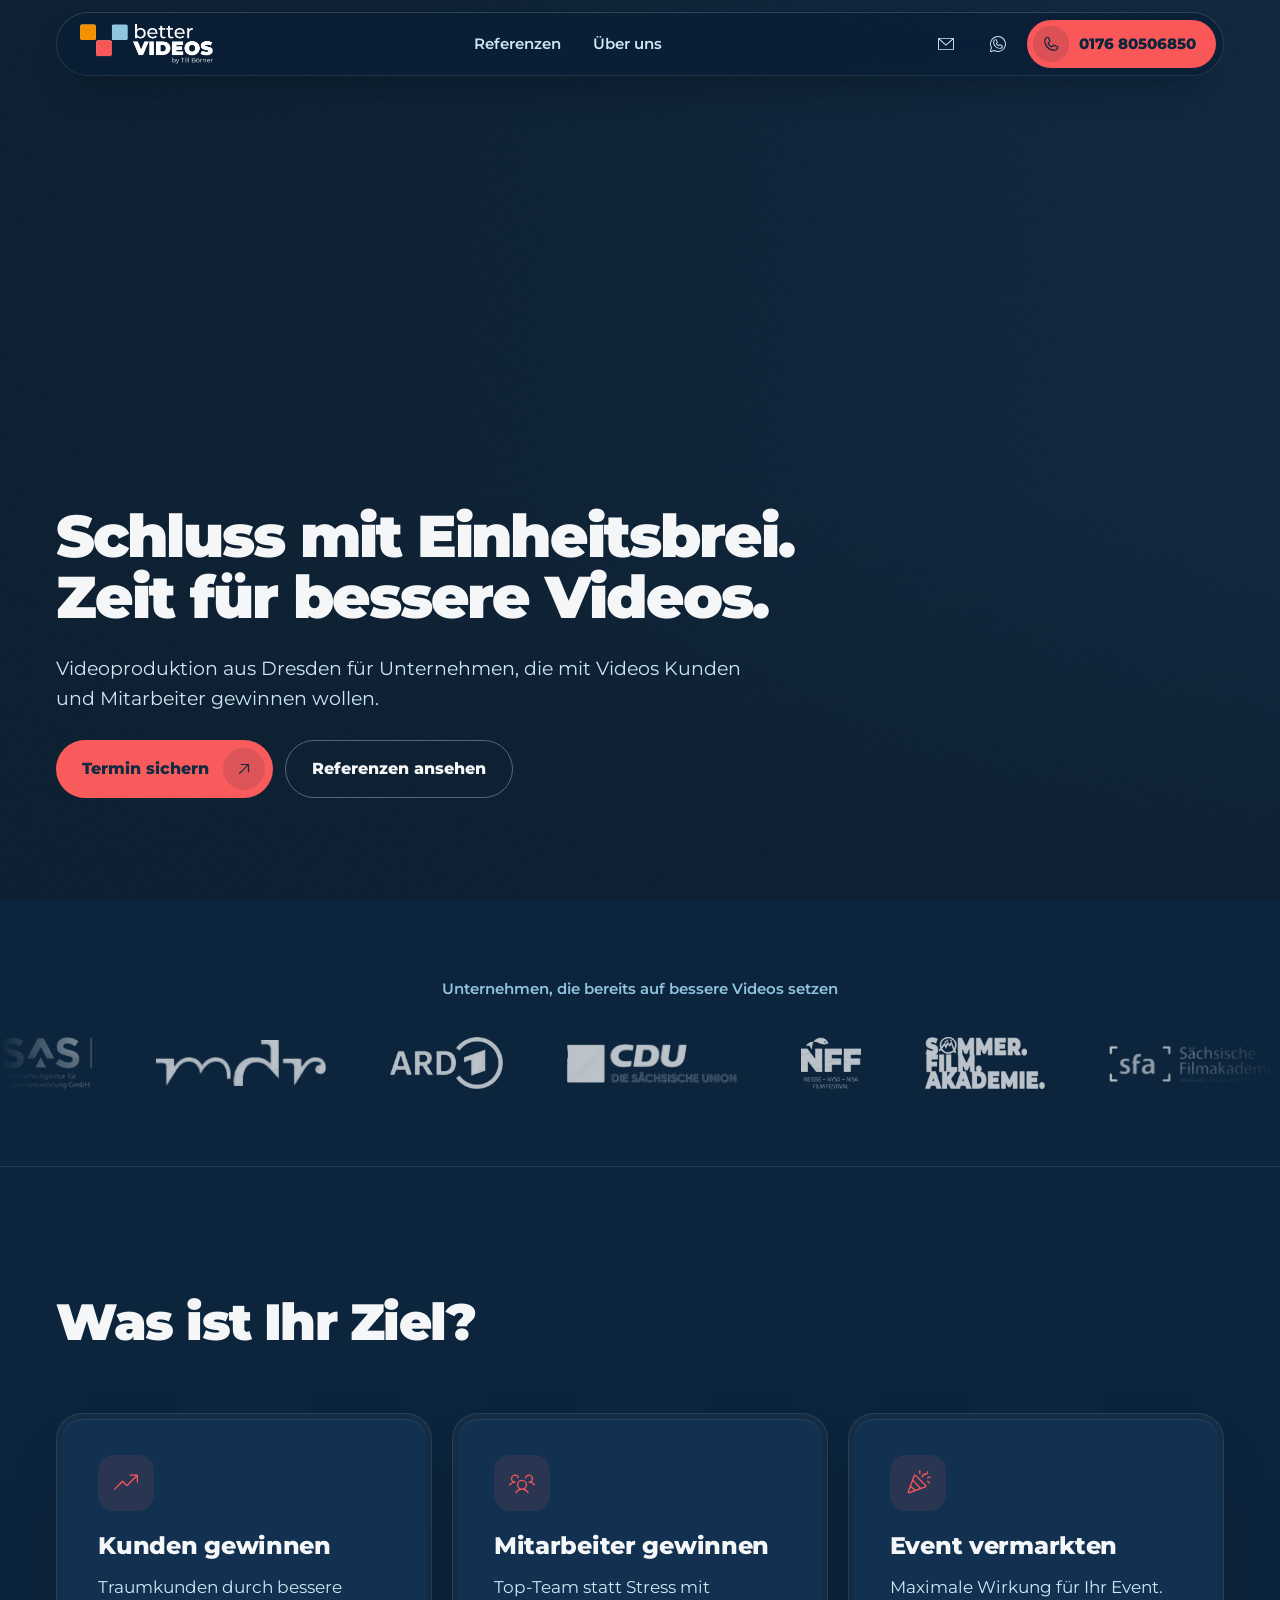
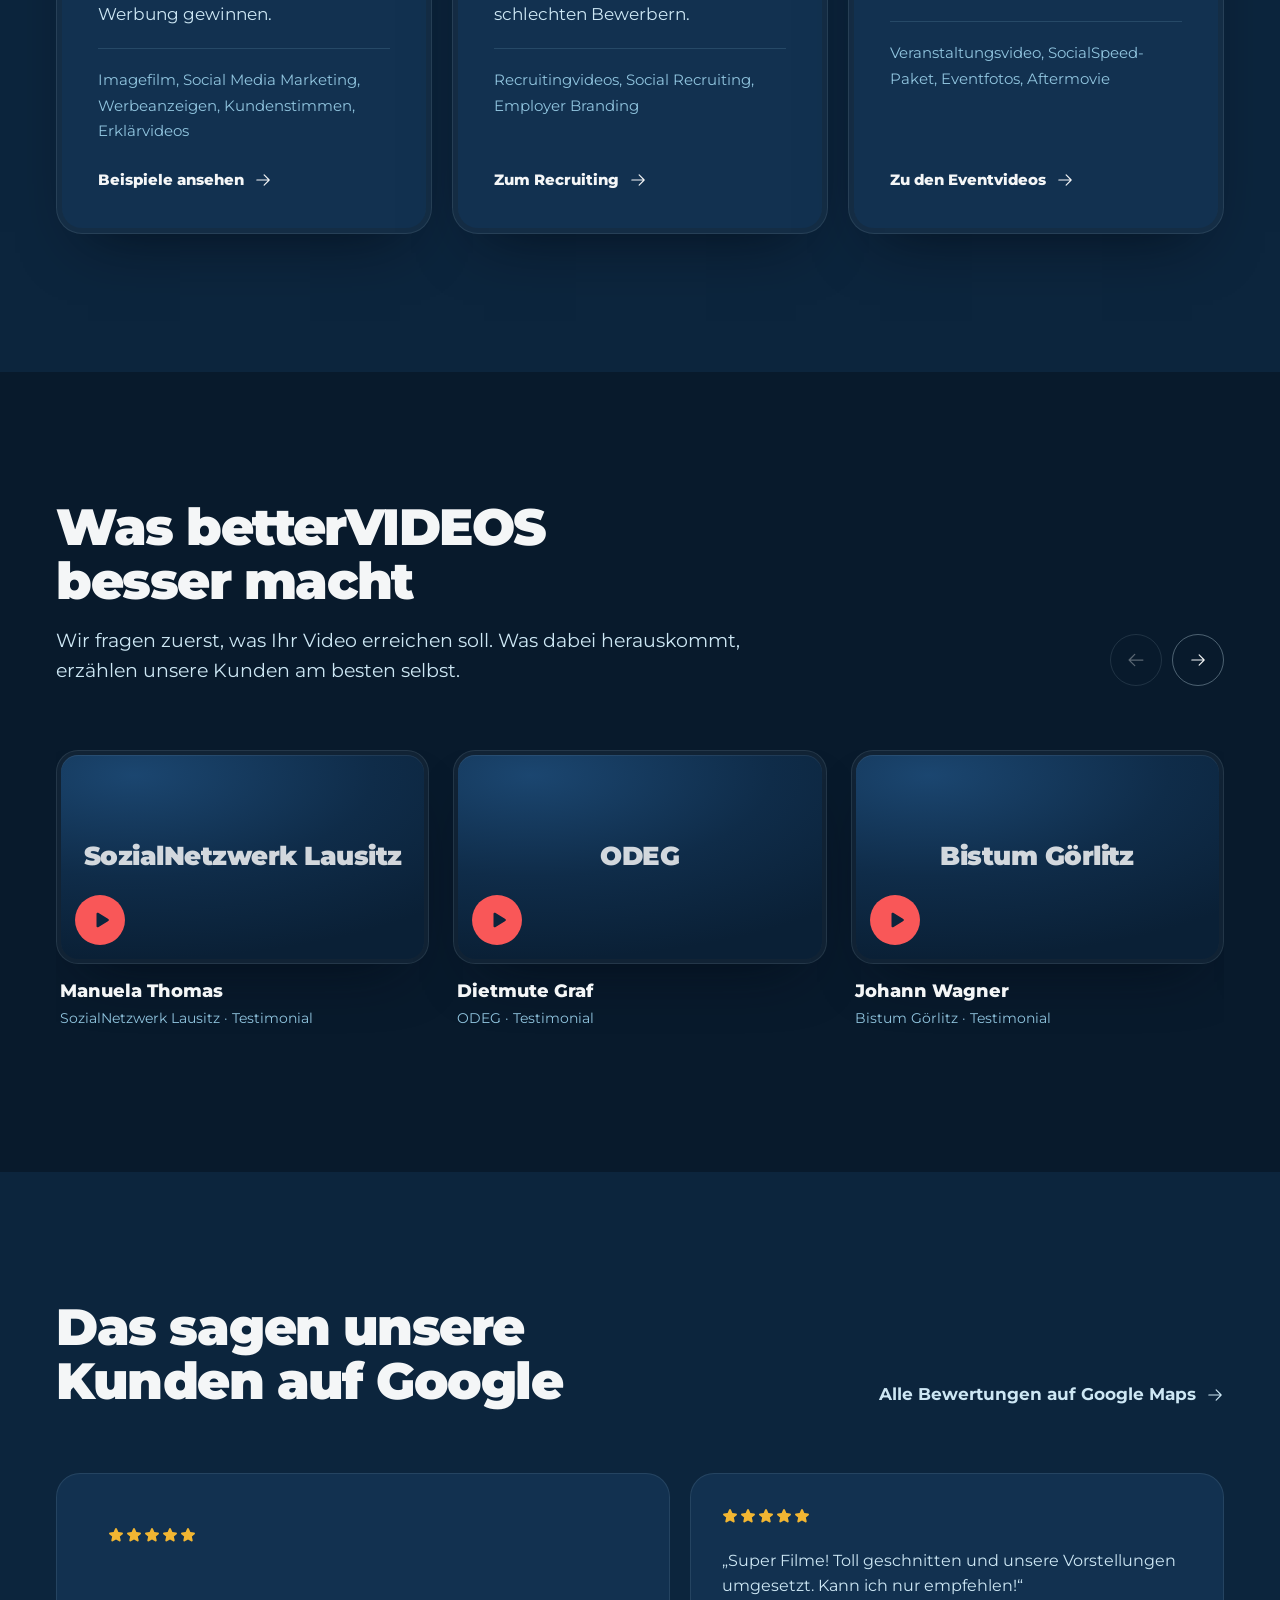
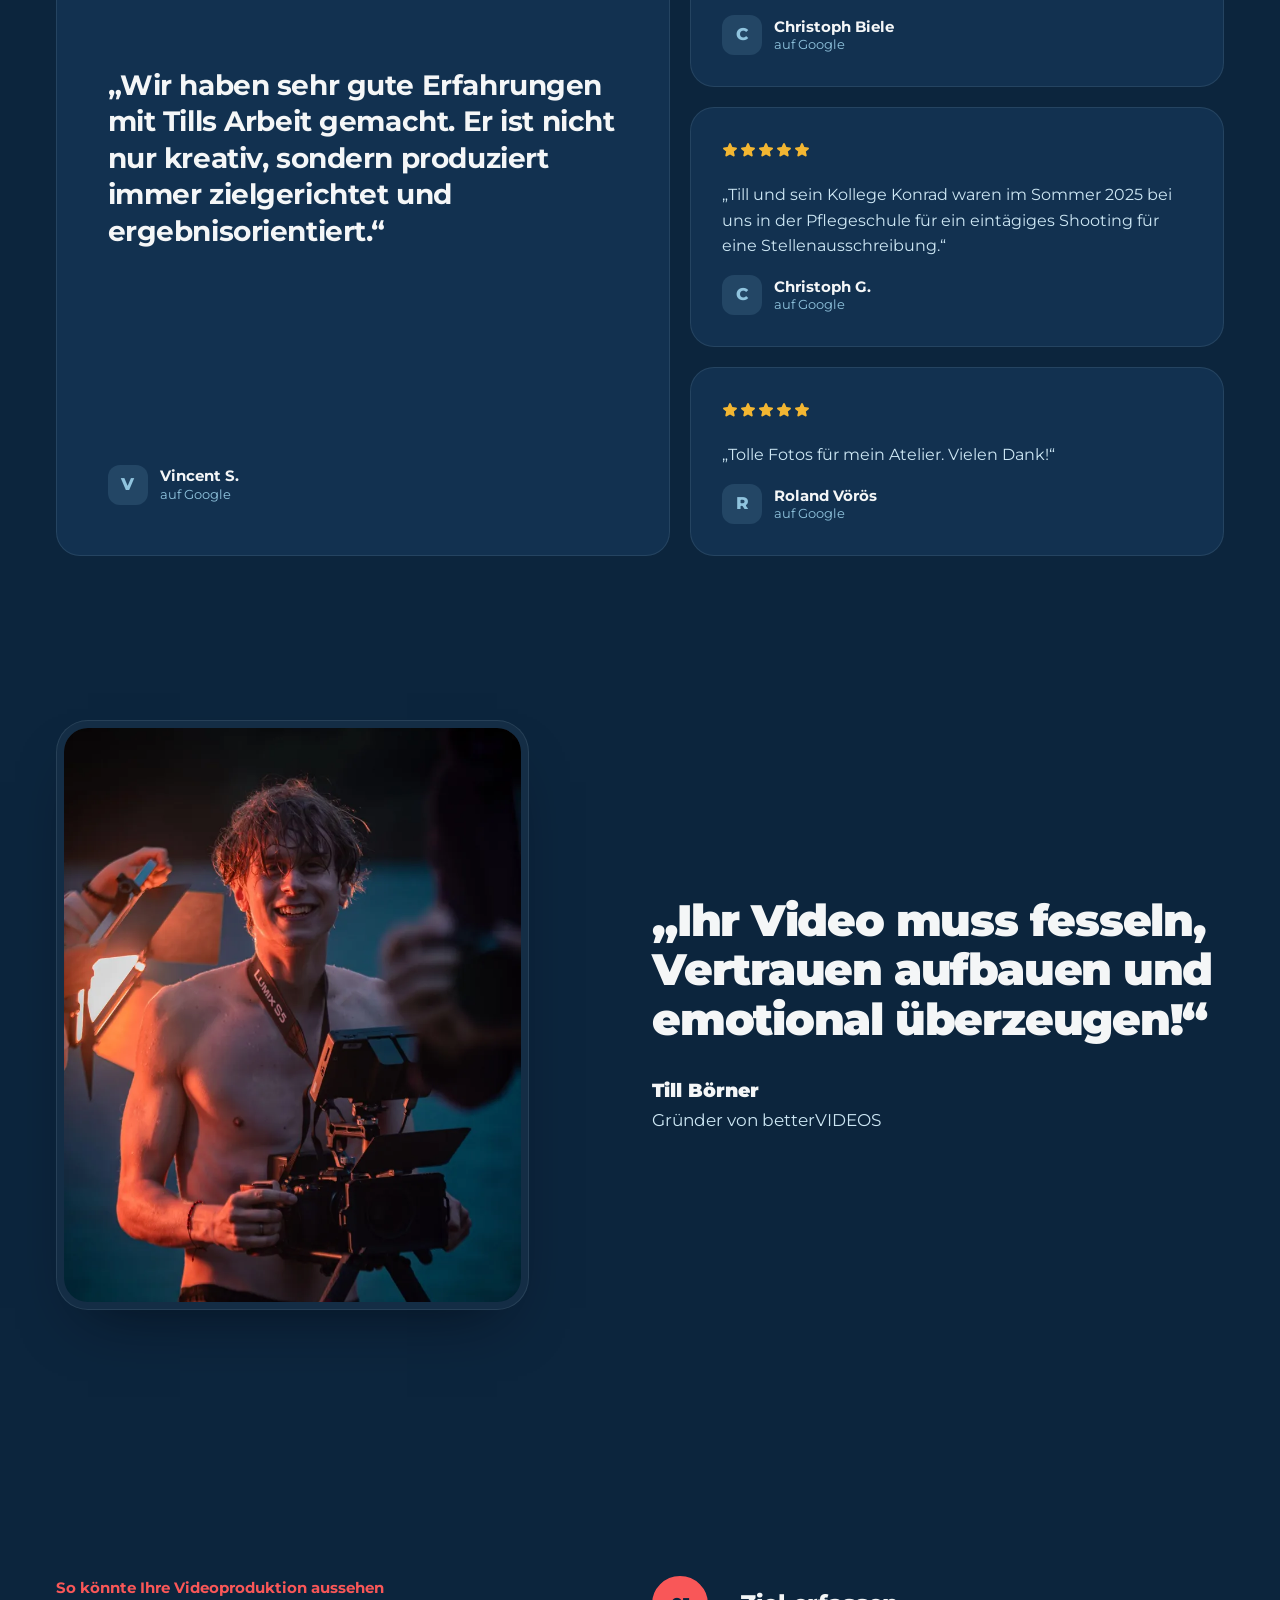
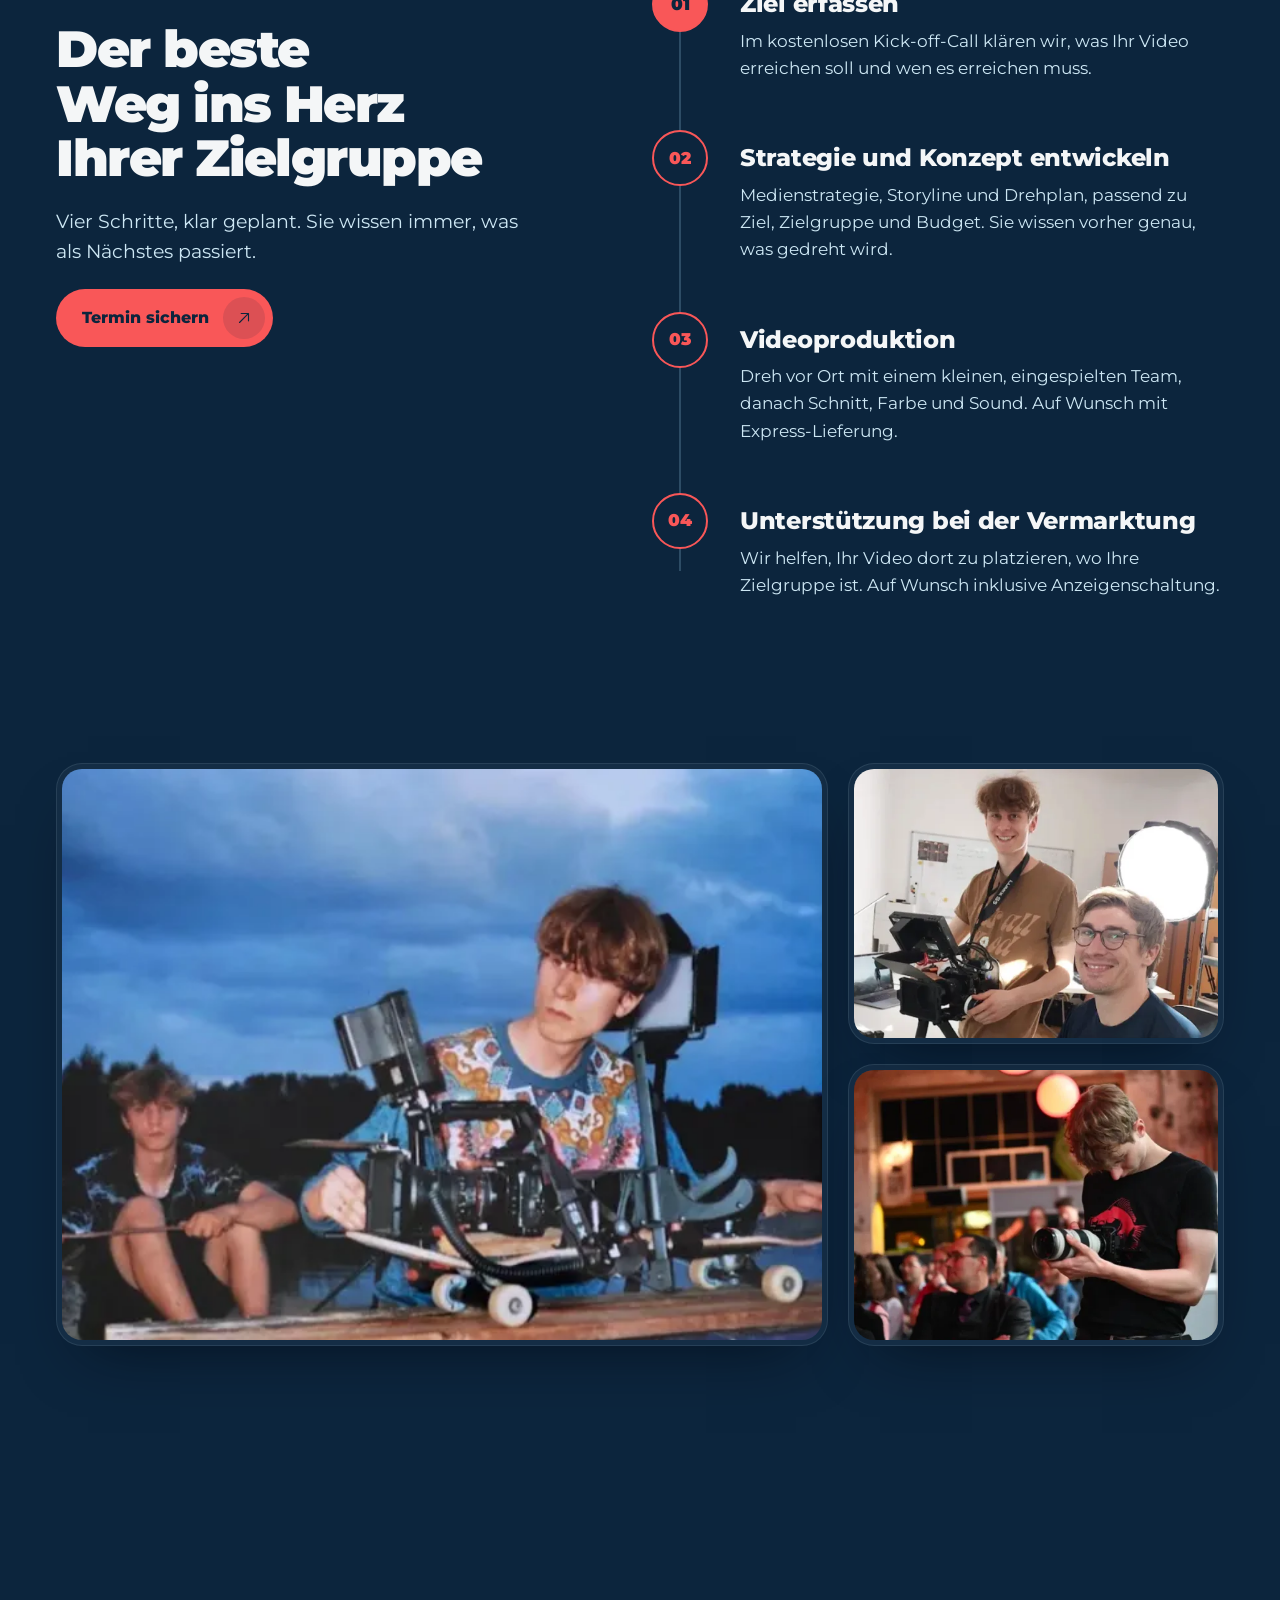
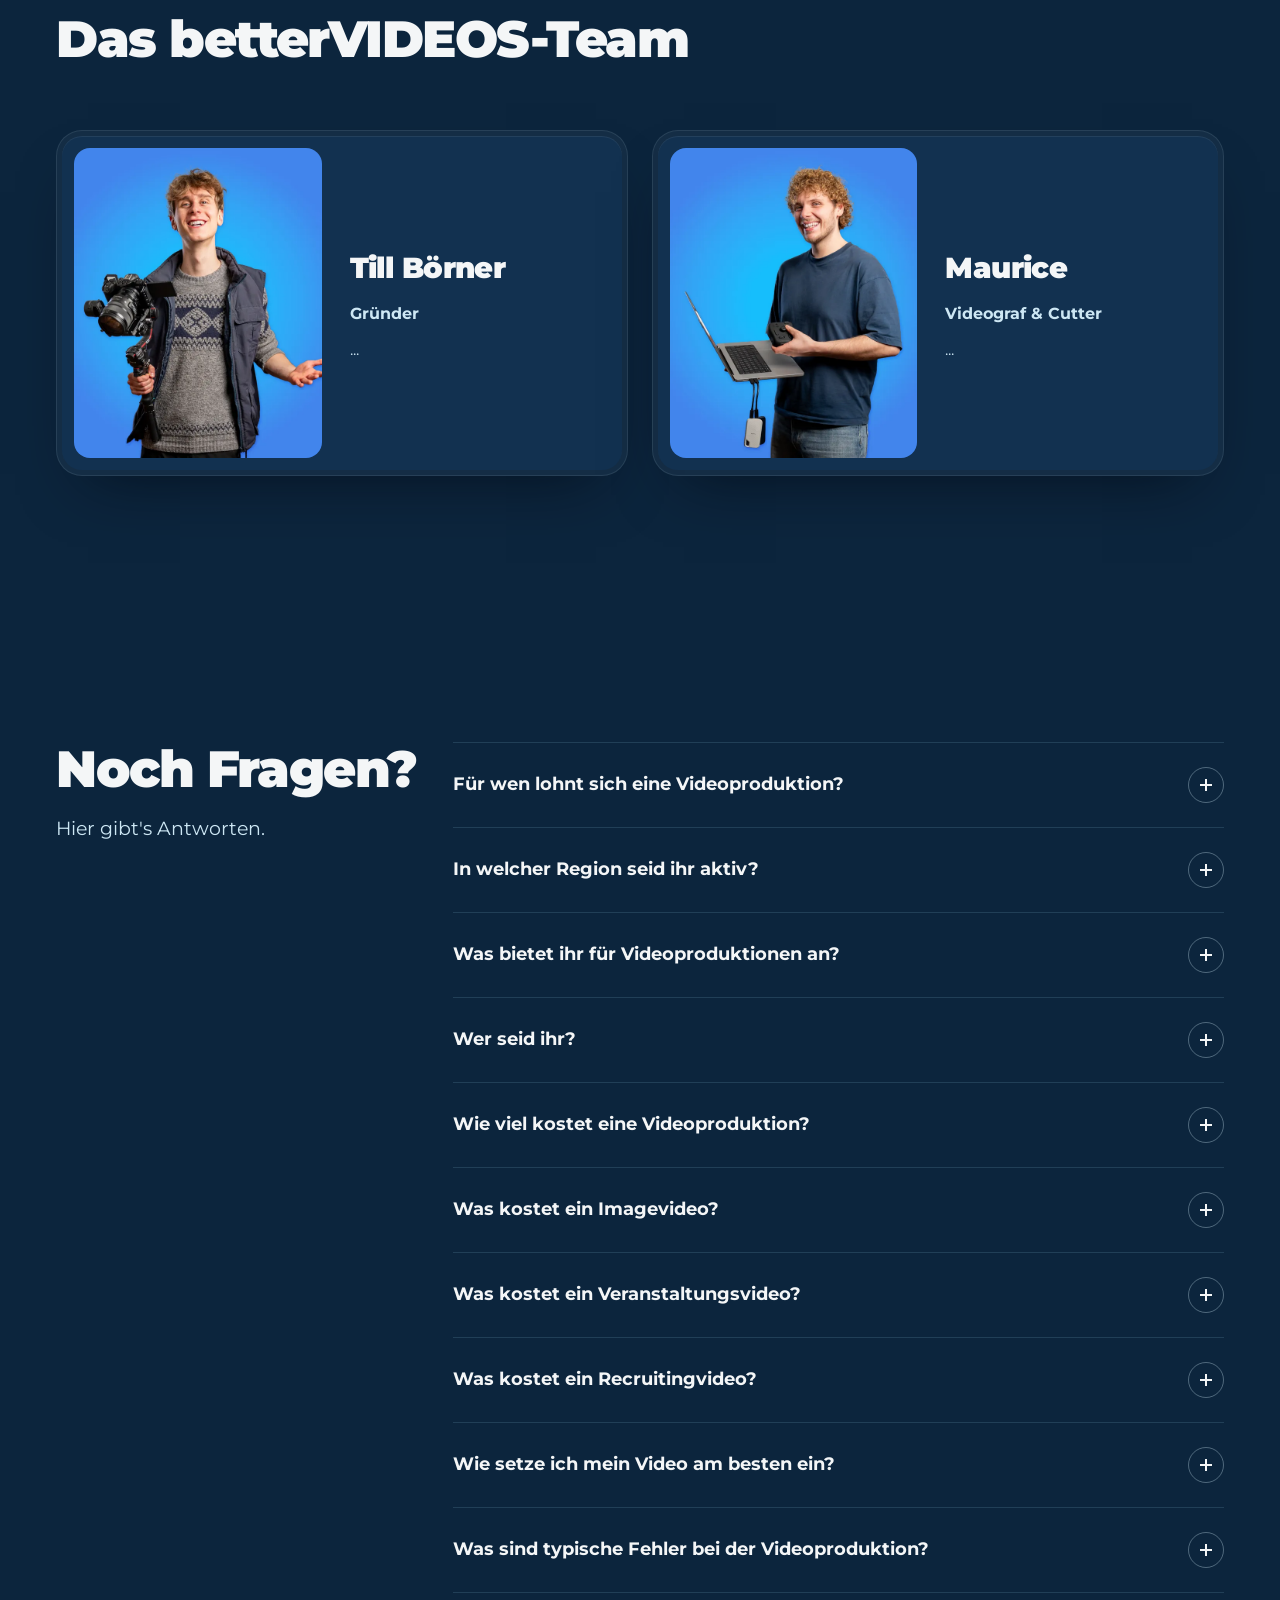
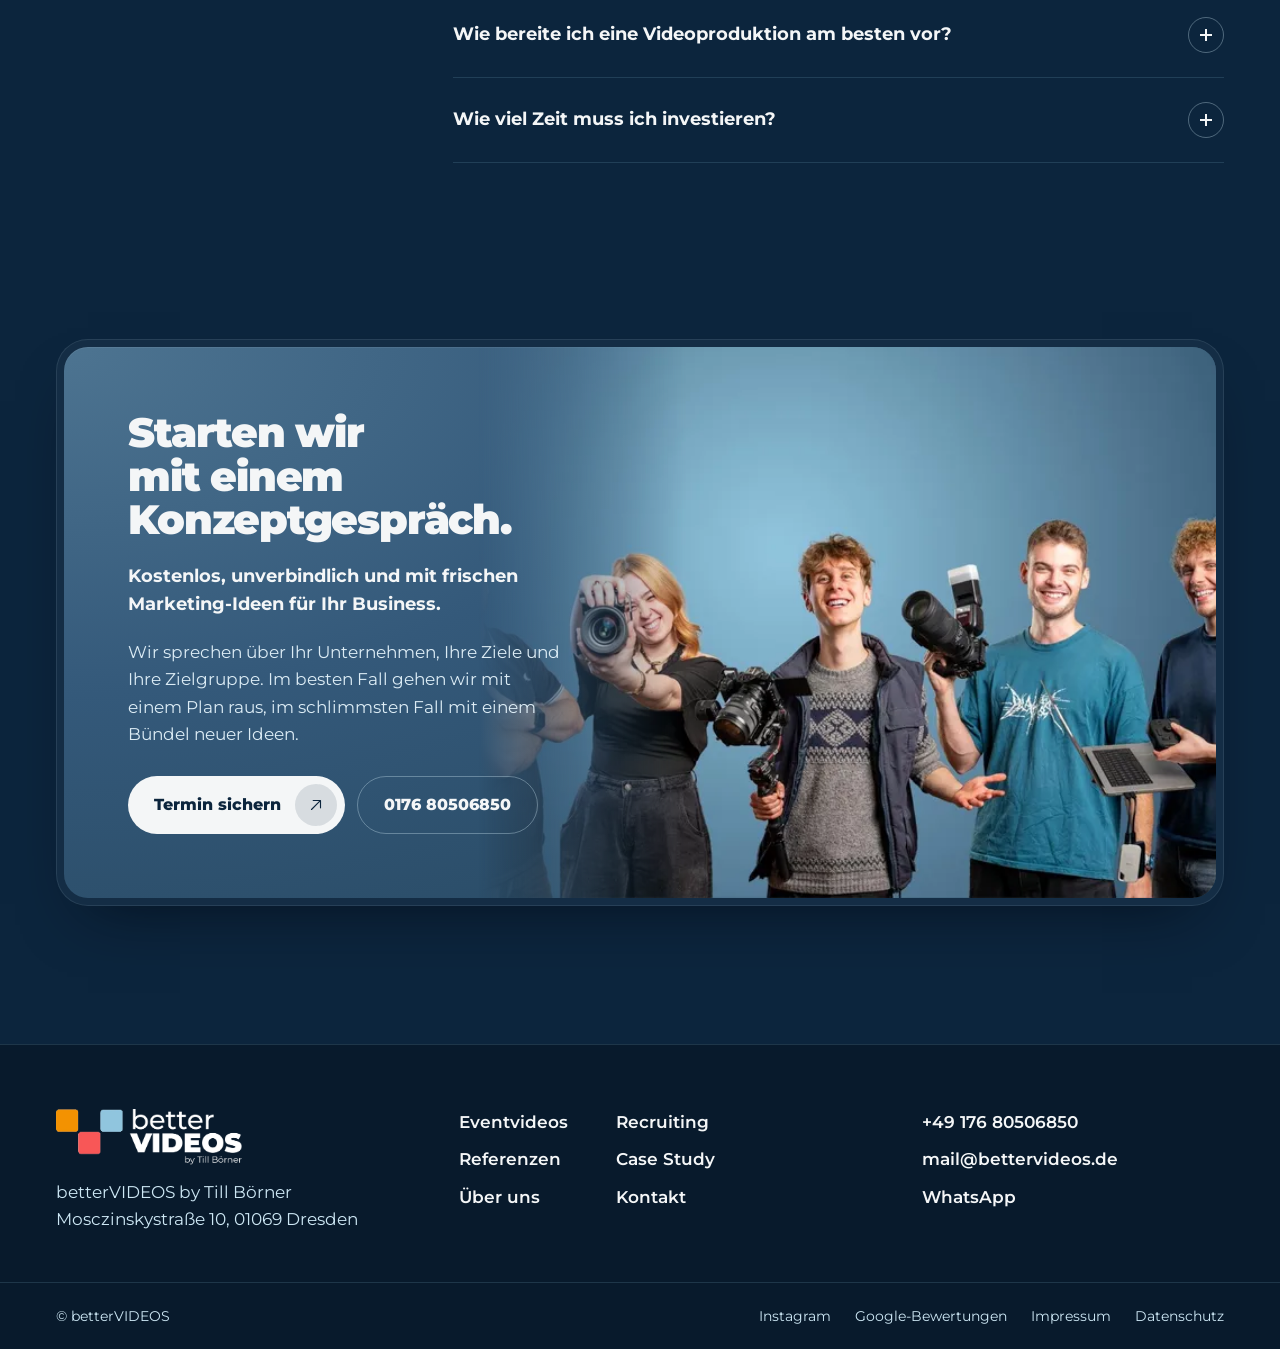
<file: index.html>
<!doctype html>
<html lang="de">
<head>
<meta charset="utf-8">
<meta name="viewport" content="width=device-width, initial-scale=1, viewport-fit=cover">
<title>betterVIDEOS | Videoproduktion aus Dresden</title>
<meta name="description" content="Schluss mit Einheitsbrei: Videoproduktion aus Dresden für Unternehmen, die mit Videos Kunden, Mitarbeiter und Aufmerksamkeit gewinnen wollen.">
<meta name="theme-color" content="#0c253d">
<link rel="canonical" href="https://bettervideos.de/">
<meta property="og:type" content="website">
<meta property="og:title" content="betterVIDEOS | Videoproduktion aus Dresden">
<meta property="og:description" content="Schluss mit Einheitsbrei: Videoproduktion aus Dresden für Unternehmen, die mit Videos Kunden, Mitarbeiter und Aufmerksamkeit gewinnen wollen.">
<meta property="og:image" content="https://bettervideos.de/assets/img/team-1520.jpg">
<meta property="og:locale" content="de_DE">
<link rel="preload" href="assets/fonts/montserrat-var.woff2" as="font" type="font/woff2" crossorigin>
<link rel="stylesheet" href="assets/css/style.css">
<link rel="icon" type="image/svg+xml" href="data:image/svg+xml,%3Csvg xmlns='http://www.w3.org/2000/svg' viewBox='0 0 64 64'%3E%3Crect x='2' y='4' width='22' height='22' rx='4' fill='%23f39202'/%3E%3Crect x='40' y='4' width='22' height='22' rx='4' fill='%2390c4de'/%3E%3Crect x='21' y='38' width='22' height='22' rx='4' fill='%23f95758'/%3E%3C/svg%3E">
</head>
<body>
<a class="skip-link" href="#inhalt">Zum Inhalt springen</a>
<header class="site-header">
<div class="site-header__inner">
<a class="logo" href="index.html" aria-label="betterVIDEOS Startseite"><picture><source srcset="assets/img/logo.webp" type="image/webp"><img src="assets/img/logo.png" alt="betterVIDEOS by Till Börner" width="520" height="157"></picture></a>
<nav class="main-nav" aria-label="Hauptnavigation">
<a href="referenzen.html">Referenzen</a>
<a href="ueber-uns.html">Über uns</a>
</nav>
<div class="header-actions">
<a class="icon-btn" href="mailto:mail@bettervideos.de" aria-label="E-Mail schreiben"><svg xmlns="http://www.w3.org/2000/svg" width="20" height="20" aria-hidden="true" focusable="false" viewBox="0 0 256 256" fill="currentColor"><path d="M224,50H32a6,6,0,0,0-6,6V192a14,14,0,0,0,14,14H216a14,14,0,0,0,14-14V56A6,6,0,0,0,224,50ZM208.58,62,128,135.86,47.42,62ZM216,194H40a2,2,0,0,1-2-2V69.64l86,78.78a6,6,0,0,0,8.1,0L218,69.64V192A2,2,0,0,1,216,194Z"/></svg></a>
<a class="icon-btn" href="https://wa.me/4917680506850" aria-label="WhatsApp schreiben"><svg xmlns="http://www.w3.org/2000/svg" width="20" height="20" aria-hidden="true" focusable="false" viewBox="0 0 256 256" fill="currentColor"><path d="M186.68,146.63l-32-16a6,6,0,0,0-6,.38L133,141.46A42.49,42.49,0,0,1,114.54,123L125,107.33a6,6,0,0,0,.38-6l-16-32A6,6,0,0,0,104,66a38,38,0,0,0-38,38,86.1,86.1,0,0,0,86,86,38,38,0,0,0,38-38A6,6,0,0,0,186.68,146.63ZM152,178a74.09,74.09,0,0,1-74-74,26,26,0,0,1,22.42-25.75l12.66,25.32-10.39,15.58a6,6,0,0,0-.54,5.63,54.43,54.43,0,0,0,29.07,29.07,6,6,0,0,0,5.63-.54l15.58-10.39,25.32,12.66A26,26,0,0,1,152,178ZM128,26A102,102,0,0,0,38.35,176.69L26.73,211.56a14,14,0,0,0,17.71,17.71l34.87-11.62A102,102,0,1,0,128,26Zm0,192a90,90,0,0,1-45.06-12.08,6.09,6.09,0,0,0-3-.81,6.2,6.2,0,0,0-1.9.31L40.65,217.88a2,2,0,0,1-2.53-2.53L50.58,178a6,6,0,0,0-.5-4.91A90,90,0,1,1,128,218Z"/></svg></a>
<a class="call-btn" href="tel:+4917680506850" aria-label="Anrufen: 0176 80506850"><span class="call-btn__icon"><svg xmlns="http://www.w3.org/2000/svg" width="18" height="18" aria-hidden="true" focusable="false" viewBox="0 0 256 256" fill="currentColor"><path d="M222.37,158.46l-47.11-21.11-.13-.06a16,16,0,0,0-15.17,1.4,8.12,8.12,0,0,0-.75.56L134.87,160c-15.42-7.49-31.34-23.29-38.83-38.51l20.78-24.71c.2-.25.39-.5.57-.77a16,16,0,0,0,1.32-15.06l0-.12L97.54,33.64a16,16,0,0,0-16.62-9.52A56.26,56.26,0,0,0,32,80c0,79.4,64.6,144,144,144a56.26,56.26,0,0,0,55.88-48.92A16,16,0,0,0,222.37,158.46ZM176,208A128.14,128.14,0,0,1,48,80,40.2,40.2,0,0,1,82.87,40a.61.61,0,0,0,0,.12l21,47L83.2,111.86a6.13,6.13,0,0,0-.57.77,16,16,0,0,0-1,15.7c9.06,18.53,27.73,37.06,46.46,46.11a16,16,0,0,0,15.75-1.14,8.44,8.44,0,0,0,.74-.56L168.89,152l47,21.05h0s.08,0,.11,0A40.21,40.21,0,0,1,176,208Z"/></svg></span><span class="call-btn__label">0176 80506850</span></a>
<button class="menu-toggle" type="button" aria-expanded="false" aria-controls="mobile-menu" aria-label="Menü öffnen"><span></span><span></span></button>
</div>
</div>
</header>
<nav class="mobile-menu" id="mobile-menu" aria-label="Mobiles Menü" aria-hidden="true">
<a href="index.html" aria-current="page">Start</a>
<a href="eventvideo.html">Eventvideos</a>
<a href="recruiting.html">Recruiting</a>
<a href="referenzen.html">Referenzen</a>
<a href="ueber-uns.html">Über uns</a>
<a href="kontakt.html">Kontakt</a>
<div class="mobile-menu__contact">
<a href="tel:+4917680506850">0176 80506850</a>
<a href="https://wa.me/4917680506850">WhatsApp</a>
<a href="mailto:mail@bettervideos.de">mail@bettervideos.de</a>
</div>
</nav>

<main id="inhalt">

<section class="hero" data-hero aria-label="Einstieg">
<figure class="hero__media"><picture>
<source media="(max-width: 860px)" type="image/webp" srcset="assets/img/till-set-800.webp 800w, assets/img/till-set-1400.webp 1400w" sizes="100vw">
<source media="(max-width: 860px)" srcset="assets/img/till-set-800.jpg 800w, assets/img/till-set-1400.jpg 1400w" sizes="100vw">
<source type="image/webp" srcset="assets/img/hero-event-1000.webp 1000w, assets/img/hero-event-2000.webp 2000w" sizes="100vw">
<img src="assets/img/hero-event-2000.jpg" srcset="assets/img/hero-event-1000.jpg 1000w, assets/img/hero-event-2000.jpg 2000w" sizes="100vw" alt="Auftritt beim Neiße Filmfestival, gefilmt von betterVIDEOS" width="2048" height="690" fetchpriority="high" decoding="async">
</picture></figure>
<div class="wrap">
<div class="hero__content">
<h1 class="display"><span>Schluss mit Einheitsbrei.</span> <span>Zeit für bessere Videos.</span></h1>
<p class="lead">Videoproduktion aus Dresden für Unternehmen, die mit Videos Kunden und Mitarbeiter gewinnen wollen.</p>
<div class="btn-row">
<a class="btn btn--primary" href="kontakt.html"><span>Termin sichern</span><span class="btn__icon"><svg xmlns="http://www.w3.org/2000/svg" width="18" height="18" aria-hidden="true" focusable="false" viewBox="0 0 256 256" fill="currentColor"><path d="M200,64V168a8,8,0,0,1-16,0V83.31L69.66,197.66a8,8,0,0,1-11.32-11.32L172.69,72H88a8,8,0,0,1,0-16H192A8,8,0,0,1,200,64Z"/></svg></span></a>
<a class="btn btn--ghost" href="referenzen.html">Referenzen ansehen</a>
</div>
</div>
</div>
</section>

<section class="logos" aria-label="Unternehmen, die bereits auf bessere Videos setzen">
<div class="wrap"><p class="logos__label">Unternehmen, die bereits auf bessere Videos setzen</p></div>
<div class="logos__viewport"><div class="logos__track"><img src="assets/img/logos/sas.png" alt="Sächsische Agentur für Strukturentwicklung" loading="lazy" decoding="async"><img src="assets/img/logos/mdr.png" alt="MDR" loading="lazy" decoding="async"><img src="assets/img/logos/ard.png" alt="ARD" loading="lazy" decoding="async"><img src="assets/img/logos/cdu.png" alt="CDU Sachsen" loading="lazy" decoding="async"><img src="assets/img/logos/nff.png" alt="Neiße Filmfestival" loading="lazy" decoding="async"><img src="assets/img/logos/sommer-film-akademie.png" alt="Sommer Film Akademie" loading="lazy" decoding="async"><img src="assets/img/logos/sfa.png" alt="Sächsische Filmakademie" loading="lazy" decoding="async"><img src="assets/img/logos/loebau-lebt.png" alt="Löbau lebt" loading="lazy" decoding="async"><img src="assets/img/logos/waldorfschule.png" alt="Freie Waldorfschule Görlitz" loading="lazy" decoding="async"><img src="assets/img/logos/camillo-kino.png" alt="Camillo Kino" loading="lazy" decoding="async"><img src="assets/img/logos/quickstart-sachsen.png" alt="Quickstart Sachsen" loading="lazy" decoding="async"><img src="assets/img/logos/soziokultur.png" alt="Landesverband Soziokultur Sachsen" loading="lazy" decoding="async"><img src="assets/img/logos/erika-simon-stiftung.png" alt="Erika-Simon-Stiftung" loading="lazy" decoding="async"><img src="assets/img/logos/bestattungshaus-fieber.png" alt="Bestattungshaus Fieber" loading="lazy" decoding="async"><img src="assets/img/logos/racemap.png" alt="Racemap" loading="lazy" decoding="async"><img src="assets/img/logos/y-kollektiv.png" alt="Y-Kollektiv" loading="lazy" decoding="async"><img src="assets/img/logos/a-team.png" alt="A-Team" loading="lazy" decoding="async"><img src="assets/img/logos/aquaristik.png" alt="Aquaristik Studio" loading="lazy" decoding="async"><img src="assets/img/logos/bu.png" alt="BU" loading="lazy" decoding="async"><img src="assets/img/logos/sas.png" alt="" aria-hidden="true" loading="lazy" decoding="async"><img src="assets/img/logos/mdr.png" alt="" aria-hidden="true" loading="lazy" decoding="async"><img src="assets/img/logos/ard.png" alt="" aria-hidden="true" loading="lazy" decoding="async"><img src="assets/img/logos/cdu.png" alt="" aria-hidden="true" loading="lazy" decoding="async"><img src="assets/img/logos/nff.png" alt="" aria-hidden="true" loading="lazy" decoding="async"><img src="assets/img/logos/sommer-film-akademie.png" alt="" aria-hidden="true" loading="lazy" decoding="async"><img src="assets/img/logos/sfa.png" alt="" aria-hidden="true" loading="lazy" decoding="async"><img src="assets/img/logos/loebau-lebt.png" alt="" aria-hidden="true" loading="lazy" decoding="async"><img src="assets/img/logos/waldorfschule.png" alt="" aria-hidden="true" loading="lazy" decoding="async"><img src="assets/img/logos/camillo-kino.png" alt="" aria-hidden="true" loading="lazy" decoding="async"><img src="assets/img/logos/quickstart-sachsen.png" alt="" aria-hidden="true" loading="lazy" decoding="async"><img src="assets/img/logos/soziokultur.png" alt="" aria-hidden="true" loading="lazy" decoding="async"><img src="assets/img/logos/erika-simon-stiftung.png" alt="" aria-hidden="true" loading="lazy" decoding="async"><img src="assets/img/logos/bestattungshaus-fieber.png" alt="" aria-hidden="true" loading="lazy" decoding="async"><img src="assets/img/logos/racemap.png" alt="" aria-hidden="true" loading="lazy" decoding="async"><img src="assets/img/logos/y-kollektiv.png" alt="" aria-hidden="true" loading="lazy" decoding="async"><img src="assets/img/logos/a-team.png" alt="" aria-hidden="true" loading="lazy" decoding="async"><img src="assets/img/logos/aquaristik.png" alt="" aria-hidden="true" loading="lazy" decoding="async"><img src="assets/img/logos/bu.png" alt="" aria-hidden="true" loading="lazy" decoding="async"></div></div>
</section>


<section class="section" aria-labelledby="ziel">
<div class="wrap">
<div class="section-head reveal"><h2 class="h2" id="ziel">Was ist Ihr Ziel?</h2></div>
<div class="goals" data-stagger>
<a class="bezel goal" href="referenzen.html"><span class="bezel__core goal__core">
<span class="goal__icon"><svg xmlns="http://www.w3.org/2000/svg" width="28" height="28" aria-hidden="true" focusable="false" viewBox="0 0 256 256" fill="currentColor"><path d="M238,56v64a6,6,0,0,1-12,0V70.48l-85.76,85.76a6,6,0,0,1-8.48,0L96,120.49,28.24,188.24a6,6,0,0,1-8.48-8.48l72-72a6,6,0,0,1,8.48,0L136,143.51,217.52,62H168a6,6,0,0,1,0-12h64A6,6,0,0,1,238,56Z"/></svg></span>
<span class="goal__title">Kunden gewinnen</span>
<span class="goal__claim">Traumkunden durch bessere Werbung gewinnen.</span>
<span class="goal__list">Imagefilm, Social Media Marketing, Werbeanzeigen, Kundenstimmen, Erklärvideos</span>
<span class="goal__more">Beispiele ansehen <svg xmlns="http://www.w3.org/2000/svg" width="18" height="18" aria-hidden="true" focusable="false" viewBox="0 0 256 256" fill="currentColor"><path d="M221.66,133.66l-72,72a8,8,0,0,1-11.32-11.32L196.69,136H40a8,8,0,0,1,0-16H196.69L138.34,61.66a8,8,0,0,1,11.32-11.32l72,72A8,8,0,0,1,221.66,133.66Z"/></svg></span>
</span></a>
<a class="bezel goal" href="recruiting.html"><span class="bezel__core goal__core">
<span class="goal__icon"><svg xmlns="http://www.w3.org/2000/svg" width="28" height="28" aria-hidden="true" focusable="false" viewBox="0 0 256 256" fill="currentColor"><path d="M243.6,148.8a6,6,0,0,1-8.4-1.2A53.58,53.58,0,0,0,192,126a6,6,0,0,1,0-12,26,26,0,1,0-25.18-32.5,6,6,0,0,1-11.62-3,38,38,0,1,1,59.91,39.63A65.69,65.69,0,0,1,244.8,140.4,6,6,0,0,1,243.6,148.8ZM189.19,213a6,6,0,0,1-2.19,8.2,5.9,5.9,0,0,1-3,.81,6,6,0,0,1-5.2-3,59,59,0,0,0-101.62,0,6,6,0,1,1-10.38-6A70.1,70.1,0,0,1,103,182.55a46,46,0,1,1,50.1,0A70.1,70.1,0,0,1,189.19,213ZM128,178a34,34,0,1,0-34-34A34,34,0,0,0,128,178ZM70,120a6,6,0,0,0-6-6A26,26,0,1,1,89.18,81.49a6,6,0,1,0,11.62-3,38,38,0,1,0-59.91,39.63A65.69,65.69,0,0,0,11.2,140.4a6,6,0,1,0,9.6,7.2A53.58,53.58,0,0,1,64,126,6,6,0,0,0,70,120Z"/></svg></span>
<span class="goal__title">Mitarbeiter gewinnen</span>
<span class="goal__claim">Top-Team statt Stress mit schlechten Bewerbern.</span>
<span class="goal__list">Recruitingvideos, Social Recruiting, Employer Branding</span>
<span class="goal__more">Zum Recruiting <svg xmlns="http://www.w3.org/2000/svg" width="18" height="18" aria-hidden="true" focusable="false" viewBox="0 0 256 256" fill="currentColor"><path d="M221.66,133.66l-72,72a8,8,0,0,1-11.32-11.32L196.69,136H40a8,8,0,0,1,0-16H196.69L138.34,61.66a8,8,0,0,1,11.32-11.32l72,72A8,8,0,0,1,221.66,133.66Z"/></svg></span>
</span></a>
<a class="bezel goal" href="eventvideo.html"><span class="bezel__core goal__core">
<span class="goal__icon"><svg xmlns="http://www.w3.org/2000/svg" width="28" height="28" aria-hidden="true" focusable="false" viewBox="0 0 256 256" fill="currentColor"><path d="M110.08,54a13.8,13.8,0,0,0-22.73,5.05L34.85,203.47A13.82,13.82,0,0,0,47.76,222a14,14,0,0,0,4.77-.85l144.38-52.5a13.8,13.8,0,0,0,5-22.73ZM48.43,209.87a1.79,1.79,0,0,1-2.3-2.3L61.31,165.8,90.2,194.68Zm54.21-19.71-36.8-36.81L80.51,113,143,175.49ZM194,156.07a1.74,1.74,0,0,1-1.14,1.3L155.44,171,85,100.55,98.63,63.19a1.72,1.72,0,0,1,1.3-1.14,1.58,1.58,0,0,1,.41,0,1.72,1.72,0,0,1,1.25.53l91.88,91.88A1.73,1.73,0,0,1,194,156.07ZM162,72a35.52,35.52,0,0,1,3.63-14.68C170.57,47.44,179.93,42,192,42c7.47,0,12.53-2.74,15.48-8.38A24.18,24.18,0,0,0,210,24,6,6,0,0,1,216,18h0a6,6,0,0,1,6,6c0,10.38-6.27,30-30,30-7.47,0-12.53,2.74-15.48,8.38A24,24,0,0,0,174,72a6,6,0,0,1-6,6h0A6,6,0,0,1,162,72ZM138,40V16a6,6,0,0,1,12,0V40a6,6,0,0,1-12,0Zm98.24,83.76a6,6,0,1,1-8.48,8.48l-16-16a6,6,0,0,1,8.48-8.48Zm5.66-46.07-24,8a6,6,0,1,1-3.8-11.38l24-8a6,6,0,0,1,3.8,11.38Z"/></svg></span>
<span class="goal__title">Event vermarkten</span>
<span class="goal__claim">Maximale Wirkung für Ihr Event.</span>
<span class="goal__list">Veranstaltungsvideo, SocialSpeed-Paket, Eventfotos, Aftermovie</span>
<span class="goal__more">Zu den Eventvideos <svg xmlns="http://www.w3.org/2000/svg" width="18" height="18" aria-hidden="true" focusable="false" viewBox="0 0 256 256" fill="currentColor"><path d="M221.66,133.66l-72,72a8,8,0,0,1-11.32-11.32L196.69,136H40a8,8,0,0,1,0-16H196.69L138.34,61.66a8,8,0,0,1,11.32-11.32l72,72A8,8,0,0,1,221.66,133.66Z"/></svg></span>
</span></a>
</div>
</div>
</section>

<section class="section section--deep" aria-labelledby="besser">
<div class="wrap">
<div class="section-head section-head--row reveal">
<div class="stack"><h2 class="h2" id="besser">Was betterVIDEOS besser macht</h2><p class="lead">Wir fragen zuerst, was Ihr Video erreichen soll. Was dabei herauskommt, erzählen unsere Kunden am besten selbst.</p></div>
<div class="vslider__controls"><button class="slider-btn" type="button" data-prev aria-label="Vorheriges Video"><svg xmlns="http://www.w3.org/2000/svg" width="20" height="20" aria-hidden="true" focusable="false" viewBox="0 0 256 256" fill="currentColor"><path d="M224,128a8,8,0,0,1-8,8H59.31l58.35,58.34a8,8,0,0,1-11.32,11.32l-72-72a8,8,0,0,1,0-11.32l72-72a8,8,0,0,1,11.32,11.32L59.31,120H216A8,8,0,0,1,224,128Z"/></svg></button><button class="slider-btn" type="button" data-next aria-label="Nächstes Video"><svg xmlns="http://www.w3.org/2000/svg" width="18" height="18" aria-hidden="true" focusable="false" viewBox="0 0 256 256" fill="currentColor"><path d="M221.66,133.66l-72,72a8,8,0,0,1-11.32-11.32L196.69,136H40a8,8,0,0,1,0-16H196.69L138.34,61.66a8,8,0,0,1,11.32-11.32l72,72A8,8,0,0,1,221.66,133.66Z"/></svg></button></div>
</div>
<div class="vslider" data-slider data-autoplay>
<div class="vslider__track" role="region" aria-label="Kundenstimmen im Video" tabindex="0">
<a class="vcard" href="https://vimeo.com/1205005458" data-vimeo="1205005458" data-title="SozialNetzwerk Lausitz: Manuela Thomas">
<span class="bezel vcard__bezel"><span class="bezel__core vcard__thumb"><span class="vcard__name" aria-hidden="true">SozialNetzwerk Lausitz</span><img class="vcard__still" data-thumb="1205005458" alt="" decoding="async" hidden><span class="vcard__play"><svg xmlns="http://www.w3.org/2000/svg" width="18" height="18" aria-hidden="true" focusable="false" viewBox="0 0 256 256" fill="currentColor"><path d="M240,128a15.74,15.74,0,0,1-7.6,13.51L88.32,229.65a16,16,0,0,1-16.2.3A15.86,15.86,0,0,1,64,216.13V39.87a15.86,15.86,0,0,1,8.12-13.82,16,16,0,0,1,16.2.3L232.4,114.49A15.74,15.74,0,0,1,240,128Z"/></svg></span></span></span>
<span class="vcard__meta"><strong>Manuela Thomas</strong><span>SozialNetzwerk Lausitz · Testimonial</span></span>
</a>
<a class="vcard" href="https://vimeo.com/1205071986" data-vimeo="1205071986" data-title="ODEG: Dietmute Graf">
<span class="bezel vcard__bezel"><span class="bezel__core vcard__thumb"><span class="vcard__name" aria-hidden="true">ODEG</span><img class="vcard__still" data-thumb="1205071986" alt="" decoding="async" hidden><span class="vcard__play"><svg xmlns="http://www.w3.org/2000/svg" width="18" height="18" aria-hidden="true" focusable="false" viewBox="0 0 256 256" fill="currentColor"><path d="M240,128a15.74,15.74,0,0,1-7.6,13.51L88.32,229.65a16,16,0,0,1-16.2.3A15.86,15.86,0,0,1,64,216.13V39.87a15.86,15.86,0,0,1,8.12-13.82,16,16,0,0,1,16.2.3L232.4,114.49A15.74,15.74,0,0,1,240,128Z"/></svg></span></span></span>
<span class="vcard__meta"><strong>Dietmute Graf</strong><span>ODEG · Testimonial</span></span>
</a>
<a class="vcard" href="https://vimeo.com/1204994151" data-vimeo="1204994151" data-title="Bistum Görlitz: Johann Wagner">
<span class="bezel vcard__bezel"><span class="bezel__core vcard__thumb"><span class="vcard__name" aria-hidden="true">Bistum Görlitz</span><img class="vcard__still" data-thumb="1204994151" alt="" decoding="async" hidden><span class="vcard__play"><svg xmlns="http://www.w3.org/2000/svg" width="18" height="18" aria-hidden="true" focusable="false" viewBox="0 0 256 256" fill="currentColor"><path d="M240,128a15.74,15.74,0,0,1-7.6,13.51L88.32,229.65a16,16,0,0,1-16.2.3A15.86,15.86,0,0,1,64,216.13V39.87a15.86,15.86,0,0,1,8.12-13.82,16,16,0,0,1,16.2.3L232.4,114.49A15.74,15.74,0,0,1,240,128Z"/></svg></span></span></span>
<span class="vcard__meta"><strong>Johann Wagner</strong><span>Bistum Görlitz · Testimonial</span></span>
</a>
<a class="vcard" href="https://vimeo.com/1177137933" data-vimeo="1177137933" data-title="Streamcheck: Sascha">
<span class="bezel vcard__bezel"><span class="bezel__core vcard__thumb"><span class="vcard__name" aria-hidden="true">Streamcheck</span><img class="vcard__still" data-thumb="1177137933" alt="" decoding="async" hidden><span class="vcard__play"><svg xmlns="http://www.w3.org/2000/svg" width="18" height="18" aria-hidden="true" focusable="false" viewBox="0 0 256 256" fill="currentColor"><path d="M240,128a15.74,15.74,0,0,1-7.6,13.51L88.32,229.65a16,16,0,0,1-16.2.3A15.86,15.86,0,0,1,64,216.13V39.87a15.86,15.86,0,0,1,8.12-13.82,16,16,0,0,1,16.2.3L232.4,114.49A15.74,15.74,0,0,1,240,128Z"/></svg></span></span></span>
<span class="vcard__meta"><strong>Sascha</strong><span>Streamcheck · Testimonial</span></span>
</a>
<a class="vcard" href="https://vimeo.com/1192555756" data-vimeo="1192555756" data-title="Löbau lebt: Max Hilse">
<span class="bezel vcard__bezel"><span class="bezel__core vcard__thumb"><img class="vcard__logo" src="assets/img/logos/loebau-lebt.png" alt="" loading="lazy"><img class="vcard__still" data-thumb="1192555756" alt="" decoding="async" hidden><span class="vcard__play"><svg xmlns="http://www.w3.org/2000/svg" width="18" height="18" aria-hidden="true" focusable="false" viewBox="0 0 256 256" fill="currentColor"><path d="M240,128a15.74,15.74,0,0,1-7.6,13.51L88.32,229.65a16,16,0,0,1-16.2.3A15.86,15.86,0,0,1,64,216.13V39.87a15.86,15.86,0,0,1,8.12-13.82,16,16,0,0,1,16.2.3L232.4,114.49A15.74,15.74,0,0,1,240,128Z"/></svg></span></span></span>
<span class="vcard__meta"><strong>Max Hilse</strong><span>Löbau lebt · Testimonial</span></span>
</a>
<a class="vcard" href="https://vimeo.com/1179282892" data-vimeo="1179282892" data-title="Racemap: Konrad">
<span class="bezel vcard__bezel"><span class="bezel__core vcard__thumb"><img class="vcard__logo" src="assets/img/logos/racemap.png" alt="" loading="lazy"><img class="vcard__still" data-thumb="1179282892" alt="" decoding="async" hidden><span class="vcard__play"><svg xmlns="http://www.w3.org/2000/svg" width="18" height="18" aria-hidden="true" focusable="false" viewBox="0 0 256 256" fill="currentColor"><path d="M240,128a15.74,15.74,0,0,1-7.6,13.51L88.32,229.65a16,16,0,0,1-16.2.3A15.86,15.86,0,0,1,64,216.13V39.87a15.86,15.86,0,0,1,8.12-13.82,16,16,0,0,1,16.2.3L232.4,114.49A15.74,15.74,0,0,1,240,128Z"/></svg></span></span></span>
<span class="vcard__meta"><strong>Konrad</strong><span>Racemap · Testimonial</span></span>
</a>
</div>
</div>
</div>
</section>


<section class="section" aria-labelledby="bewertungen">
<div class="wrap">
<div class="section-head section-head--row reveal">
<h2 class="h2" id="bewertungen">Das sagen unsere Kunden auf Google</h2>
<a class="text-link" href="https://www.google.com/maps/search/?api=1&query=betterVIDEOS%20Dresden">Alle Bewertungen auf Google Maps <svg xmlns="http://www.w3.org/2000/svg" width="18" height="18" aria-hidden="true" focusable="false" viewBox="0 0 256 256" fill="currentColor"><path d="M221.66,133.66l-72,72a8,8,0,0,1-11.32-11.32L196.69,136H40a8,8,0,0,1,0-16H196.69L138.34,61.66a8,8,0,0,1,11.32-11.32l72,72A8,8,0,0,1,221.66,133.66Z"/></svg></a>
</div>
<div class="reviews" data-stagger>
<a class="review review--featured" href="https://www.google.com/maps/search/?api=1&query=betterVIDEOS%20Dresden">
<span role="img" aria-label="5 von 5 Sternen"><span class="stars" aria-hidden="true"><svg xmlns="http://www.w3.org/2000/svg" width="16" height="16" aria-hidden="true" focusable="false" viewBox="0 0 256 256" fill="currentColor"><path d="M234.29,114.85l-45,38.83L203,211.75a16.4,16.4,0,0,1-24.5,17.82L128,198.49,77.47,229.57A16.4,16.4,0,0,1,53,211.75l13.76-58.07-45-38.83A16.46,16.46,0,0,1,31.08,86l59-4.76,22.76-55.08a16.36,16.36,0,0,1,30.27,0l22.75,55.08,59,4.76a16.46,16.46,0,0,1,9.37,28.86Z"/></svg><svg xmlns="http://www.w3.org/2000/svg" width="16" height="16" aria-hidden="true" focusable="false" viewBox="0 0 256 256" fill="currentColor"><path d="M234.29,114.85l-45,38.83L203,211.75a16.4,16.4,0,0,1-24.5,17.82L128,198.49,77.47,229.57A16.4,16.4,0,0,1,53,211.75l13.76-58.07-45-38.83A16.46,16.46,0,0,1,31.08,86l59-4.76,22.76-55.08a16.36,16.36,0,0,1,30.27,0l22.75,55.08,59,4.76a16.46,16.46,0,0,1,9.37,28.86Z"/></svg><svg xmlns="http://www.w3.org/2000/svg" width="16" height="16" aria-hidden="true" focusable="false" viewBox="0 0 256 256" fill="currentColor"><path d="M234.29,114.85l-45,38.83L203,211.75a16.4,16.4,0,0,1-24.5,17.82L128,198.49,77.47,229.57A16.4,16.4,0,0,1,53,211.75l13.76-58.07-45-38.83A16.46,16.46,0,0,1,31.08,86l59-4.76,22.76-55.08a16.36,16.36,0,0,1,30.27,0l22.75,55.08,59,4.76a16.46,16.46,0,0,1,9.37,28.86Z"/></svg><svg xmlns="http://www.w3.org/2000/svg" width="16" height="16" aria-hidden="true" focusable="false" viewBox="0 0 256 256" fill="currentColor"><path d="M234.29,114.85l-45,38.83L203,211.75a16.4,16.4,0,0,1-24.5,17.82L128,198.49,77.47,229.57A16.4,16.4,0,0,1,53,211.75l13.76-58.07-45-38.83A16.46,16.46,0,0,1,31.08,86l59-4.76,22.76-55.08a16.36,16.36,0,0,1,30.27,0l22.75,55.08,59,4.76a16.46,16.46,0,0,1,9.37,28.86Z"/></svg><svg xmlns="http://www.w3.org/2000/svg" width="16" height="16" aria-hidden="true" focusable="false" viewBox="0 0 256 256" fill="currentColor"><path d="M234.29,114.85l-45,38.83L203,211.75a16.4,16.4,0,0,1-24.5,17.82L128,198.49,77.47,229.57A16.4,16.4,0,0,1,53,211.75l13.76-58.07-45-38.83A16.46,16.46,0,0,1,31.08,86l59-4.76,22.76-55.08a16.36,16.36,0,0,1,30.27,0l22.75,55.08,59,4.76a16.46,16.46,0,0,1,9.37,28.86Z"/></svg></span></span>
<p>„Wir haben sehr gute Erfahrungen mit Tills Arbeit gemacht. Er ist nicht nur kreativ, sondern produziert immer zielgerichtet und ergebnisorientiert.“</p>
<span class="review__head"><span class="review__avatar" aria-hidden="true">V</span><span class="review__who"><strong>Vincent S.</strong><span>auf Google</span></span></span>
</a>
<div class="reviews__stack">
<a class="review" href="https://www.google.com/maps/search/?api=1&query=betterVIDEOS%20Dresden">
<span role="img" aria-label="5 von 5 Sternen"><span class="stars" aria-hidden="true"><svg xmlns="http://www.w3.org/2000/svg" width="16" height="16" aria-hidden="true" focusable="false" viewBox="0 0 256 256" fill="currentColor"><path d="M234.29,114.85l-45,38.83L203,211.75a16.4,16.4,0,0,1-24.5,17.82L128,198.49,77.47,229.57A16.4,16.4,0,0,1,53,211.75l13.76-58.07-45-38.83A16.46,16.46,0,0,1,31.08,86l59-4.76,22.76-55.08a16.36,16.36,0,0,1,30.27,0l22.75,55.08,59,4.76a16.46,16.46,0,0,1,9.37,28.86Z"/></svg><svg xmlns="http://www.w3.org/2000/svg" width="16" height="16" aria-hidden="true" focusable="false" viewBox="0 0 256 256" fill="currentColor"><path d="M234.29,114.85l-45,38.83L203,211.75a16.4,16.4,0,0,1-24.5,17.82L128,198.49,77.47,229.57A16.4,16.4,0,0,1,53,211.75l13.76-58.07-45-38.83A16.46,16.46,0,0,1,31.08,86l59-4.76,22.76-55.08a16.36,16.36,0,0,1,30.27,0l22.75,55.08,59,4.76a16.46,16.46,0,0,1,9.37,28.86Z"/></svg><svg xmlns="http://www.w3.org/2000/svg" width="16" height="16" aria-hidden="true" focusable="false" viewBox="0 0 256 256" fill="currentColor"><path d="M234.29,114.85l-45,38.83L203,211.75a16.4,16.4,0,0,1-24.5,17.82L128,198.49,77.47,229.57A16.4,16.4,0,0,1,53,211.75l13.76-58.07-45-38.83A16.46,16.46,0,0,1,31.08,86l59-4.76,22.76-55.08a16.36,16.36,0,0,1,30.27,0l22.75,55.08,59,4.76a16.46,16.46,0,0,1,9.37,28.86Z"/></svg><svg xmlns="http://www.w3.org/2000/svg" width="16" height="16" aria-hidden="true" focusable="false" viewBox="0 0 256 256" fill="currentColor"><path d="M234.29,114.85l-45,38.83L203,211.75a16.4,16.4,0,0,1-24.5,17.82L128,198.49,77.47,229.57A16.4,16.4,0,0,1,53,211.75l13.76-58.07-45-38.83A16.46,16.46,0,0,1,31.08,86l59-4.76,22.76-55.08a16.36,16.36,0,0,1,30.27,0l22.75,55.08,59,4.76a16.46,16.46,0,0,1,9.37,28.86Z"/></svg><svg xmlns="http://www.w3.org/2000/svg" width="16" height="16" aria-hidden="true" focusable="false" viewBox="0 0 256 256" fill="currentColor"><path d="M234.29,114.85l-45,38.83L203,211.75a16.4,16.4,0,0,1-24.5,17.82L128,198.49,77.47,229.57A16.4,16.4,0,0,1,53,211.75l13.76-58.07-45-38.83A16.46,16.46,0,0,1,31.08,86l59-4.76,22.76-55.08a16.36,16.36,0,0,1,30.27,0l22.75,55.08,59,4.76a16.46,16.46,0,0,1,9.37,28.86Z"/></svg></span></span>
<p>„Super Filme! Toll geschnitten und unsere Vorstellungen umgesetzt. Kann ich nur empfehlen!“</p>
<span class="review__head"><span class="review__avatar" aria-hidden="true">C</span><span class="review__who"><strong>Christoph Biele</strong><span>auf Google</span></span></span>
</a>
<a class="review" href="https://www.google.com/maps/search/?api=1&query=betterVIDEOS%20Dresden">
<span role="img" aria-label="5 von 5 Sternen"><span class="stars" aria-hidden="true"><svg xmlns="http://www.w3.org/2000/svg" width="16" height="16" aria-hidden="true" focusable="false" viewBox="0 0 256 256" fill="currentColor"><path d="M234.29,114.85l-45,38.83L203,211.75a16.4,16.4,0,0,1-24.5,17.82L128,198.49,77.47,229.57A16.4,16.4,0,0,1,53,211.75l13.76-58.07-45-38.83A16.46,16.46,0,0,1,31.08,86l59-4.76,22.76-55.08a16.36,16.36,0,0,1,30.27,0l22.75,55.08,59,4.76a16.46,16.46,0,0,1,9.37,28.86Z"/></svg><svg xmlns="http://www.w3.org/2000/svg" width="16" height="16" aria-hidden="true" focusable="false" viewBox="0 0 256 256" fill="currentColor"><path d="M234.29,114.85l-45,38.83L203,211.75a16.4,16.4,0,0,1-24.5,17.82L128,198.49,77.47,229.57A16.4,16.4,0,0,1,53,211.75l13.76-58.07-45-38.83A16.46,16.46,0,0,1,31.08,86l59-4.76,22.76-55.08a16.36,16.36,0,0,1,30.27,0l22.75,55.08,59,4.76a16.46,16.46,0,0,1,9.37,28.86Z"/></svg><svg xmlns="http://www.w3.org/2000/svg" width="16" height="16" aria-hidden="true" focusable="false" viewBox="0 0 256 256" fill="currentColor"><path d="M234.29,114.85l-45,38.83L203,211.75a16.4,16.4,0,0,1-24.5,17.82L128,198.49,77.47,229.57A16.4,16.4,0,0,1,53,211.75l13.76-58.07-45-38.83A16.46,16.46,0,0,1,31.08,86l59-4.76,22.76-55.08a16.36,16.36,0,0,1,30.27,0l22.75,55.08,59,4.76a16.46,16.46,0,0,1,9.37,28.86Z"/></svg><svg xmlns="http://www.w3.org/2000/svg" width="16" height="16" aria-hidden="true" focusable="false" viewBox="0 0 256 256" fill="currentColor"><path d="M234.29,114.85l-45,38.83L203,211.75a16.4,16.4,0,0,1-24.5,17.82L128,198.49,77.47,229.57A16.4,16.4,0,0,1,53,211.75l13.76-58.07-45-38.83A16.46,16.46,0,0,1,31.08,86l59-4.76,22.76-55.08a16.36,16.36,0,0,1,30.27,0l22.75,55.08,59,4.76a16.46,16.46,0,0,1,9.37,28.86Z"/></svg><svg xmlns="http://www.w3.org/2000/svg" width="16" height="16" aria-hidden="true" focusable="false" viewBox="0 0 256 256" fill="currentColor"><path d="M234.29,114.85l-45,38.83L203,211.75a16.4,16.4,0,0,1-24.5,17.82L128,198.49,77.47,229.57A16.4,16.4,0,0,1,53,211.75l13.76-58.07-45-38.83A16.46,16.46,0,0,1,31.08,86l59-4.76,22.76-55.08a16.36,16.36,0,0,1,30.27,0l22.75,55.08,59,4.76a16.46,16.46,0,0,1,9.37,28.86Z"/></svg></span></span>
<p>„Till und sein Kollege Konrad waren im Sommer 2025 bei uns in der Pflegeschule für ein eintägiges Shooting für eine Stellenausschreibung.“</p>
<span class="review__head"><span class="review__avatar" aria-hidden="true">C</span><span class="review__who"><strong>Christoph G.</strong><span>auf Google</span></span></span>
</a>
<a class="review" href="https://www.google.com/maps/search/?api=1&query=betterVIDEOS%20Dresden">
<span role="img" aria-label="5 von 5 Sternen"><span class="stars" aria-hidden="true"><svg xmlns="http://www.w3.org/2000/svg" width="16" height="16" aria-hidden="true" focusable="false" viewBox="0 0 256 256" fill="currentColor"><path d="M234.29,114.85l-45,38.83L203,211.75a16.4,16.4,0,0,1-24.5,17.82L128,198.49,77.47,229.57A16.4,16.4,0,0,1,53,211.75l13.76-58.07-45-38.83A16.46,16.46,0,0,1,31.08,86l59-4.76,22.76-55.08a16.36,16.36,0,0,1,30.27,0l22.75,55.08,59,4.76a16.46,16.46,0,0,1,9.37,28.86Z"/></svg><svg xmlns="http://www.w3.org/2000/svg" width="16" height="16" aria-hidden="true" focusable="false" viewBox="0 0 256 256" fill="currentColor"><path d="M234.29,114.85l-45,38.83L203,211.75a16.4,16.4,0,0,1-24.5,17.82L128,198.49,77.47,229.57A16.4,16.4,0,0,1,53,211.75l13.76-58.07-45-38.83A16.46,16.46,0,0,1,31.08,86l59-4.76,22.76-55.08a16.36,16.36,0,0,1,30.27,0l22.75,55.08,59,4.76a16.46,16.46,0,0,1,9.37,28.86Z"/></svg><svg xmlns="http://www.w3.org/2000/svg" width="16" height="16" aria-hidden="true" focusable="false" viewBox="0 0 256 256" fill="currentColor"><path d="M234.29,114.85l-45,38.83L203,211.75a16.4,16.4,0,0,1-24.5,17.82L128,198.49,77.47,229.57A16.4,16.4,0,0,1,53,211.75l13.76-58.07-45-38.83A16.46,16.46,0,0,1,31.08,86l59-4.76,22.76-55.08a16.36,16.36,0,0,1,30.27,0l22.75,55.08,59,4.76a16.46,16.46,0,0,1,9.37,28.86Z"/></svg><svg xmlns="http://www.w3.org/2000/svg" width="16" height="16" aria-hidden="true" focusable="false" viewBox="0 0 256 256" fill="currentColor"><path d="M234.29,114.85l-45,38.83L203,211.75a16.4,16.4,0,0,1-24.5,17.82L128,198.49,77.47,229.57A16.4,16.4,0,0,1,53,211.75l13.76-58.07-45-38.83A16.46,16.46,0,0,1,31.08,86l59-4.76,22.76-55.08a16.36,16.36,0,0,1,30.27,0l22.75,55.08,59,4.76a16.46,16.46,0,0,1,9.37,28.86Z"/></svg><svg xmlns="http://www.w3.org/2000/svg" width="16" height="16" aria-hidden="true" focusable="false" viewBox="0 0 256 256" fill="currentColor"><path d="M234.29,114.85l-45,38.83L203,211.75a16.4,16.4,0,0,1-24.5,17.82L128,198.49,77.47,229.57A16.4,16.4,0,0,1,53,211.75l13.76-58.07-45-38.83A16.46,16.46,0,0,1,31.08,86l59-4.76,22.76-55.08a16.36,16.36,0,0,1,30.27,0l22.75,55.08,59,4.76a16.46,16.46,0,0,1,9.37,28.86Z"/></svg></span></span>
<p>„Tolle Fotos für mein Atelier. Vielen Dank!“</p>
<span class="review__head"><span class="review__avatar" aria-hidden="true">R</span><span class="review__who"><strong>Roland Vörös</strong><span>auf Google</span></span></span>
</a>
</div>
</div>
</div>
</section>


<section class="section section--tight-top" aria-label="Gründer">
<div class="wrap grid-12 founder">
<figure class="bezel bezel--xl founder__photo reveal"><span class="bezel__core"><picture><source type="image/webp" srcset="assets/img/till-set-800.webp 800w, assets/img/till-set-1400.webp 1400w" sizes="(max-width: 860px) 92vw, 520px"><img src="assets/img/till-set-800.jpg" srcset="assets/img/till-set-800.jpg 800w, assets/img/till-set-1400.jpg 1400w" sizes="(max-width: 860px) 92vw, 520px" alt="Till Börner am Set mit Kamera" width="1498" height="2048" loading="lazy" decoding="async"></picture></span></figure>
<div class="founder__quote reveal">
<blockquote><p>„Ihr Video muss fesseln, Vertrauen aufbauen und emotional überzeugen!“</p></blockquote>
<p class="founder__who"><strong>Till Börner</strong><span>Gründer von betterVIDEOS</span></p>
</div>
</div>
</section>

<section class="section" aria-labelledby="ablauf">
<div class="wrap grid-12 workflow">
<div class="workflow__intro reveal">
<p class="kicker">So könnte Ihre Videoproduktion aussehen</p>
<h2 class="h2" id="ablauf">Der beste Weg ins Herz Ihrer Zielgruppe</h2>
<p class="lead">Vier Schritte, klar geplant. Sie wissen immer, was als Nächstes passiert.</p>
<a class="btn btn--primary" href="kontakt.html"><span>Termin sichern</span><span class="btn__icon"><svg xmlns="http://www.w3.org/2000/svg" width="18" height="18" aria-hidden="true" focusable="false" viewBox="0 0 256 256" fill="currentColor"><path d="M200,64V168a8,8,0,0,1-16,0V83.31L69.66,197.66a8,8,0,0,1-11.32-11.32L172.69,72H88a8,8,0,0,1,0-16H192A8,8,0,0,1,200,64Z"/></svg></span></a>
</div>
<ol class="workflow__steps reveal">
<li class="workflow__step"><h3 class="h3">Ziel erfassen</h3><p>Im kostenlosen Kick-off-Call klären wir, was Ihr Video erreichen soll und wen es erreichen muss.</p></li>
<li class="workflow__step"><h3 class="h3">Strategie und Konzept entwickeln</h3><p>Medienstrategie, Storyline und Drehplan, passend zu Ziel, Zielgruppe und Budget. Sie wissen vorher genau, was gedreht wird.</p></li>
<li class="workflow__step"><h3 class="h3">Videoproduktion</h3><p>Dreh vor Ort mit einem kleinen, eingespielten Team, danach Schnitt, Farbe und Sound. Auf Wunsch mit Express-Lieferung.</p></li>
<li class="workflow__step"><h3 class="h3">Unterstützung bei der Vermarktung</h3><p>Wir helfen, Ihr Video dort zu platzieren, wo Ihre Zielgruppe ist. Auf Wunsch inklusive Anzeigenschaltung.</p></li>
</ol>
</div>
</section>

<section class="section section--tight-top" aria-label="Hinter den Kulissen">
<div class="wrap">
<div class="photo-grid" data-stagger>
<figure class="bezel photo-grid__cell photo-grid__cell--big"><span class="bezel__core"><picture><source type="image/webp" srcset="assets/img/bts-2-800.webp"><img src="assets/img/bts-2-800.jpg" alt="Dreh mit Kamera auf einem Skateboard-Dolly am Wasser" width="800" height="537" loading="lazy" decoding="async"></picture></span></figure>
<figure class="bezel photo-grid__cell "><span class="bezel__core"><picture><source type="image/webp" srcset="assets/img/bts-1-800.webp"><img src="assets/img/bts-1-800.jpg" alt="Till mit Kamera-Rig im Büro, daneben ein Kollege" width="800" height="537" loading="lazy" decoding="async"></picture></span></figure>
<figure class="bezel photo-grid__cell "><span class="bezel__core"><picture><source type="image/webp" srcset="assets/img/bts-3-800.webp"><img src="assets/img/bts-3-800.jpg" alt="Fotograf von betterVIDEOS bei einer Veranstaltung" width="800" height="632" loading="lazy" decoding="async"></picture></span></figure>
</div>
</div>
</section>


<section class="section" aria-labelledby="team">
<div class="wrap">
<div class="section-head reveal"><h2 class="h2" id="team">Das betterVIDEOS-Team</h2></div>
<div class="people">
<article class="bezel person reveal-left"><div class="bezel__core person__core">
<div class="person__photo"><picture><source type="image/webp" srcset="assets/img/till-800.webp 800w, assets/img/till-1400.webp 1400w" sizes="(max-width: 640px) 90vw, (max-width: 1100px) 45vw, 320px"><img src="assets/img/till-800.jpg" srcset="assets/img/till-800.jpg 800w, assets/img/till-1400.jpg 1400w" sizes="(max-width: 640px) 90vw, (max-width: 1100px) 45vw, 320px" alt="Till Börner" width="1400" height="1400" loading="lazy" decoding="async"></picture></div>
<div class="person__text"><h3>Till Börner</h3><p class="person__role">Gründer</p><p>...</p></div>
</div></article>
<article class="bezel person reveal-right"><div class="bezel__core person__core">
<div class="person__photo"><picture><source type="image/webp" srcset="assets/img/maurice-800.webp 800w, assets/img/maurice-1400.webp 1400w" sizes="(max-width: 640px) 90vw, (max-width: 1100px) 45vw, 320px"><img src="assets/img/maurice-800.jpg" srcset="assets/img/maurice-800.jpg 800w, assets/img/maurice-1400.jpg 1400w" sizes="(max-width: 640px) 90vw, (max-width: 1100px) 45vw, 320px" alt="Maurice" width="1400" height="1400" loading="lazy" decoding="async"></picture></div>
<div class="person__text"><h3>Maurice</h3><p class="person__role">Videograf & Cutter</p><p>...</p></div>
</div></article>
</div>
</div>
</section>

<section class="section" aria-labelledby="faq">
<div class="wrap grid-12 faq-wrap">
<div class="faq-intro reveal"><h2 class="h2" id="faq">Noch Fragen?</h2><p class="lead">Hier gibt's Antworten.</p></div>
<div class="faq reveal">
<details><summary>Für wen lohnt sich eine Videoproduktion?<span class="faq__plus" aria-hidden="true"></span></summary><div class="faq__answer"><p>Für alle, die mit Videos ein konkretes Ziel erreichen wollen: neue Kunden gewinnen, gute Mitarbeiter finden oder einem Event mehr Wirkung verschaffen. Wir arbeiten für Unternehmen, Vereine, Stiftungen, Institutionen und die Politik.</p></div></details>
<details><summary>In welcher Region seid ihr aktiv?<span class="faq__plus" aria-hidden="true"></span></summary><div class="faq__answer"><p>Unser Studio ist in Dresden. Wir drehen in ganz Sachsen und der Lausitz, auf Anfrage auch darüber hinaus.</p></div></details>
<details><summary>Was bietet ihr für Videoproduktionen an?<span class="faq__plus" aria-hidden="true"></span></summary><div class="faq__answer"><p>Imagefilme, Social Media Marketing, Werbeanzeigen, Kundenstimmen und Erklärvideos. Dazu Recruitingvideos, Social Recruiting und Employer Branding sowie Veranstaltungsvideos, Eventfotos, Aftermovies und das SocialSpeed-Paket mit Posts noch am selben Tag.</p></div></details>
<details><summary>Wer seid ihr?<span class="faq__plus" aria-hidden="true"></span></summary><div class="faq__answer"><p>betterVIDEOS ist eine Videoproduktion aus Dresden, gegründet von Till Börner. Wir sind ein kleines, festes Team. Wer mit Ihnen spricht, steht auch am Set und sitzt im Schnitt. Mehr <a href="ueber-uns.html">über uns</a>.</p></div></details>
<details><summary>Wie viel kostet eine Videoproduktion?<span class="faq__plus" aria-hidden="true"></span></summary><div class="faq__answer"><p>Das hängt vor allem von der Zahl der Videos, den Drehtagen und dem Aufwand im Schnitt ab. Im kostenlosen Konzeptgespräch klären wir, was Sie wirklich brauchen, und Sie bekommen ein transparentes Angebot.</p></div></details>
<details><summary>Was kostet ein Imagevideo?<span class="faq__plus" aria-hidden="true"></span></summary><div class="faq__answer"><p>Der genaue Preis hängt von Länge, Drehorten und Anzahl der Drehtage ab.</p></div></details>
<details><summary>Was kostet ein Veranstaltungsvideo?<span class="faq__plus" aria-hidden="true"></span></summary><div class="faq__answer"><p>Für Events gibt es feste Pakete von Starter bis Premium. Mehr dazu unter <a href="eventvideo.html">Eventvideos</a>.</p></div></details>
<details><summary>Was kostet ein Recruitingvideo?<span class="faq__plus" aria-hidden="true"></span></summary><div class="faq__answer"><p>Meist lohnt sich eine Kampagne aus mehreren kurzen Videos statt eines einzelnen Films. Mehr dazu unter <a href="recruiting.html">Recruiting</a>.</p></div></details>
<details><summary>Wie setze ich mein Video am besten ein?<span class="faq__plus" aria-hidden="true"></span></summary><div class="faq__answer"><p>Dort, wo Ihre Zielgruppe ohnehin unterwegs ist: auf Social Media, als Werbeanzeige, auf Ihrer Website, in Präsentationen und im Vertrieb. Wir planen die Verbreitung von Anfang an mit und unterstützen auf Wunsch bei der Anzeigenschaltung.</p></div></details>
<details><summary>Was sind typische Fehler bei der Videoproduktion?<span class="faq__plus" aria-hidden="true"></span></summary><div class="faq__answer"><ul><li>Ohne klares Ziel und ohne klare Zielgruppe drehen.</li><li>Schöne Bilder, die nichts aussagen.</li><li>Auf Klicks optimieren statt auf passende Kunden oder Bewerber.</li><li>Das Video ist fertig, aber es gibt keinen Plan, wo es laufen soll.</li></ul></div></details>
<details><summary>Wie bereite ich eine Videoproduktion am besten vor?<span class="faq__plus" aria-hidden="true"></span></summary><div class="faq__answer"><p>Überlegen Sie vorab drei Dinge: Was soll das Video erreichen? Wen soll es erreichen? Wo soll es laufen? Alles Weitere erarbeiten wir gemeinsam im Kick-off.</p></div></details>
<details><summary>Wie viel Zeit muss ich investieren?<span class="faq__plus" aria-hidden="true"></span></summary><div class="faq__answer"><p>Weniger, als Sie denken. Der Kick-off-Call dauert 20 bis 60 Minuten, dazu kommen eine kurze Abstimmung zum Konzept, der Drehtag und eine Feedbackrunde zum Schnitt. Die Organisation übernehmen wir.</p></div></details>
</div>
</div>
</section>


<section class="section section--cta" aria-labelledby="konzeptgespraech">
<div class="wrap">
<div class="bezel bezel--xl reveal">
<div class="bezel__core cta-panel">
<div class="cta-panel__text">
<h2 class="h2" id="konzeptgespraech">Starten wir mit einem Konzeptgespräch.</h2>
<p class="cta-panel__sub">Kostenlos, unverbindlich und mit frischen Marketing-Ideen für Ihr Business.</p>
<p class="cta-panel__body">Wir sprechen über Ihr Unternehmen, Ihre Ziele und Ihre Zielgruppe. Im besten Fall gehen wir mit einem Plan raus, im schlimmsten Fall mit einem Bündel neuer Ideen.</p>
<div class="btn-row">
<a class="btn btn--light" href="kontakt.html"><span>Termin sichern</span><span class="btn__icon"><svg xmlns="http://www.w3.org/2000/svg" width="18" height="18" aria-hidden="true" focusable="false" viewBox="0 0 256 256" fill="currentColor"><path d="M200,64V168a8,8,0,0,1-16,0V83.31L69.66,197.66a8,8,0,0,1-11.32-11.32L172.69,72H88a8,8,0,0,1,0-16H192A8,8,0,0,1,200,64Z"/></svg></span></a>
<a class="btn btn--ghost" href="tel:+4917680506850">0176 80506850</a>
</div>
</div>
<figure class="cta-panel__photo"><picture><source type="image/webp" srcset="assets/img/team-800.webp 800w, assets/img/team-1520.webp 1520w" sizes="(max-width: 860px) 92vw, 720px"><img src="assets/img/team-800.jpg" srcset="assets/img/team-800.jpg 800w, assets/img/team-1520.jpg 1520w" sizes="(max-width: 860px) 92vw, 720px" alt="Das betterVIDEOS-Team mit Kameras vor blauem Hintergrund" width="1520" height="931" loading="lazy" decoding="async"></picture></figure>
</div>
</div>
</div>
</section>

</main>
<footer class="site-footer">
<div class="wrap footer-top">
<div class="footer-brand">
<a class="logo" href="index.html" aria-label="betterVIDEOS Startseite"><picture><source srcset="assets/img/logo.webp" type="image/webp"><img src="assets/img/logo.png" alt="betterVIDEOS by Till Börner" width="520" height="157"></picture></a>
<address>betterVIDEOS by Till Börner<br>Mosczinskystraße 10, 01069 Dresden</address>
</div>
<nav class="footer-nav" aria-label="Seiten">
<a href="eventvideo.html">Eventvideos</a>
<a href="recruiting.html">Recruiting</a>
<a href="referenzen.html">Referenzen</a>
<a href="case-study-conrad-clemens.html">Case Study</a>
<a href="ueber-uns.html">Über uns</a>
<a href="kontakt.html">Kontakt</a>
</nav>
<div class="footer-contact">
<a href="tel:+4917680506850">+49 176 80506850</a>
<a href="mailto:mail@bettervideos.de">mail@bettervideos.de</a>
<a href="https://wa.me/4917680506850">WhatsApp</a>
</div>
</div>
<div class="wrap footer-bar">
<span>© betterVIDEOS</span>
<nav aria-label="Rechtliches">
<a href="https://www.instagram.com/tillderburner/">Instagram</a>
<a href="https://www.google.com/maps/search/?api=1&query=betterVIDEOS%20Dresden">Google-Bewertungen</a>
<a href="impressum.html">Impressum</a>
<a href="datenschutz.html">Datenschutz</a>
</nav>
</div>
</footer>
<div class="contact-bar" aria-label="Schnellkontakt">
<a class="contact-bar__call" href="tel:+4917680506850"><svg xmlns="http://www.w3.org/2000/svg" width="18" height="18" aria-hidden="true" focusable="false" viewBox="0 0 256 256" fill="currentColor"><path d="M222.37,158.46l-47.11-21.11-.13-.06a16,16,0,0,0-15.17,1.4,8.12,8.12,0,0,0-.75.56L134.87,160c-15.42-7.49-31.34-23.29-38.83-38.51l20.78-24.71c.2-.25.39-.5.57-.77a16,16,0,0,0,1.32-15.06l0-.12L97.54,33.64a16,16,0,0,0-16.62-9.52A56.26,56.26,0,0,0,32,80c0,79.4,64.6,144,144,144a56.26,56.26,0,0,0,55.88-48.92A16,16,0,0,0,222.37,158.46ZM176,208A128.14,128.14,0,0,1,48,80,40.2,40.2,0,0,1,82.87,40a.61.61,0,0,0,0,.12l21,47L83.2,111.86a6.13,6.13,0,0,0-.57.77,16,16,0,0,0-1,15.7c9.06,18.53,27.73,37.06,46.46,46.11a16,16,0,0,0,15.75-1.14,8.44,8.44,0,0,0,.74-.56L168.89,152l47,21.05h0s.08,0,.11,0A40.21,40.21,0,0,1,176,208Z"/></svg><span>Anrufen</span></a>
<a class="contact-bar__wa" href="https://wa.me/4917680506850"><svg xmlns="http://www.w3.org/2000/svg" width="20" height="20" aria-hidden="true" focusable="false" viewBox="0 0 256 256" fill="currentColor"><path d="M186.68,146.63l-32-16a6,6,0,0,0-6,.38L133,141.46A42.49,42.49,0,0,1,114.54,123L125,107.33a6,6,0,0,0,.38-6l-16-32A6,6,0,0,0,104,66a38,38,0,0,0-38,38,86.1,86.1,0,0,0,86,86,38,38,0,0,0,38-38A6,6,0,0,0,186.68,146.63ZM152,178a74.09,74.09,0,0,1-74-74,26,26,0,0,1,22.42-25.75l12.66,25.32-10.39,15.58a6,6,0,0,0-.54,5.63,54.43,54.43,0,0,0,29.07,29.07,6,6,0,0,0,5.63-.54l15.58-10.39,25.32,12.66A26,26,0,0,1,152,178ZM128,26A102,102,0,0,0,38.35,176.69L26.73,211.56a14,14,0,0,0,17.71,17.71l34.87-11.62A102,102,0,1,0,128,26Zm0,192a90,90,0,0,1-45.06-12.08,6.09,6.09,0,0,0-3-.81,6.2,6.2,0,0,0-1.9.31L40.65,217.88a2,2,0,0,1-2.53-2.53L50.58,178a6,6,0,0,0-.5-4.91A90,90,0,1,1,128,218Z"/></svg><span>WhatsApp</span></a>
</div>
<dialog class="video-dialog" id="video-dialog" aria-labelledby="video-dialog-title">
<div class="video-dialog__bar">
<span class="video-dialog__title" id="video-dialog-title">Video</span>
<button class="video-dialog__close" type="button" aria-label="Video schließen"><svg xmlns="http://www.w3.org/2000/svg" width="22" height="22" aria-hidden="true" focusable="false" viewBox="0 0 256 256" fill="currentColor"><path d="M205.66,194.34a8,8,0,0,1-11.32,11.32L128,139.31,61.66,205.66a8,8,0,0,1-11.32-11.32L116.69,128,50.34,61.66A8,8,0,0,1,61.66,50.34L128,116.69l66.34-66.35a8,8,0,0,1,11.32,11.32L139.31,128Z"/></svg></button>
</div>
<div class="video-dialog__frame"></div>
<p class="video-dialog__fallback">Lädt nicht? <a data-video-fallback href="https://vimeo.com/">Direkt auf Vimeo ansehen</a></p>
</dialog>
<script src="assets/js/main.js" defer></script>
</body>
</html>
</file>
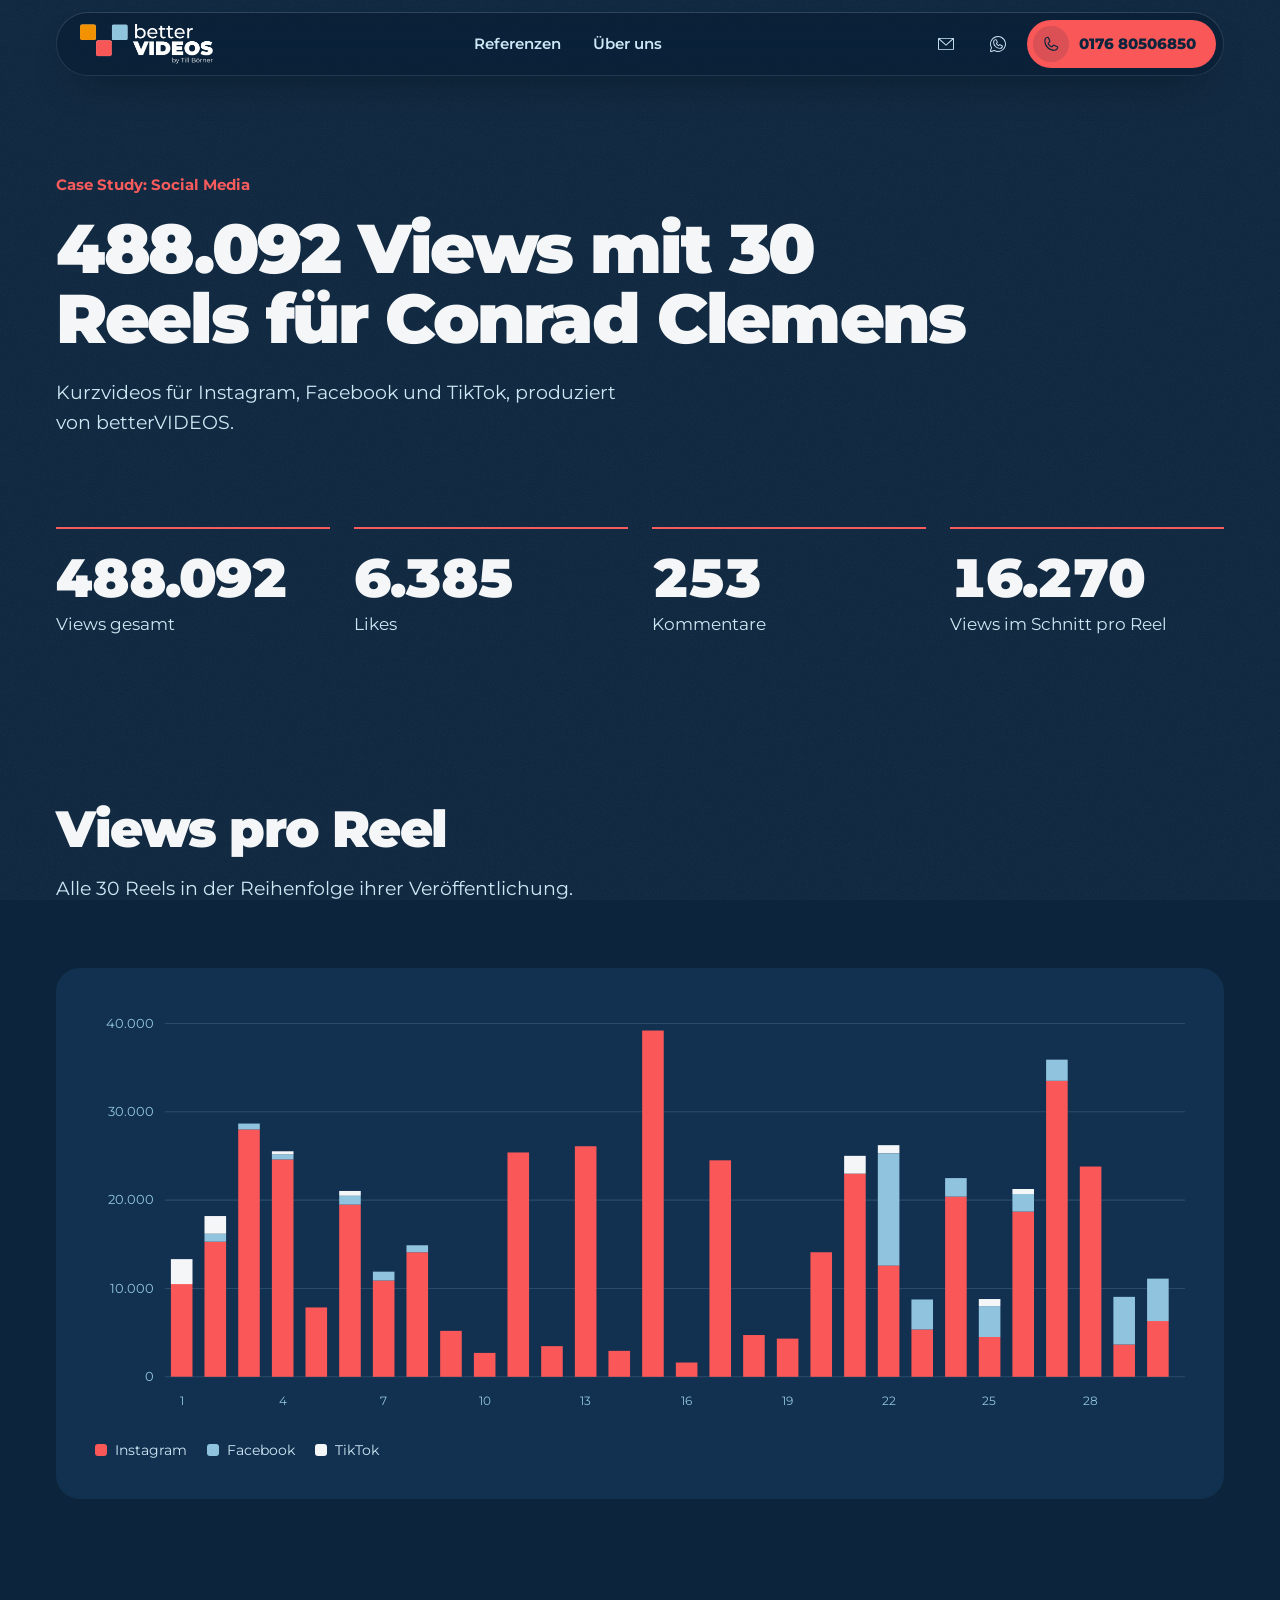
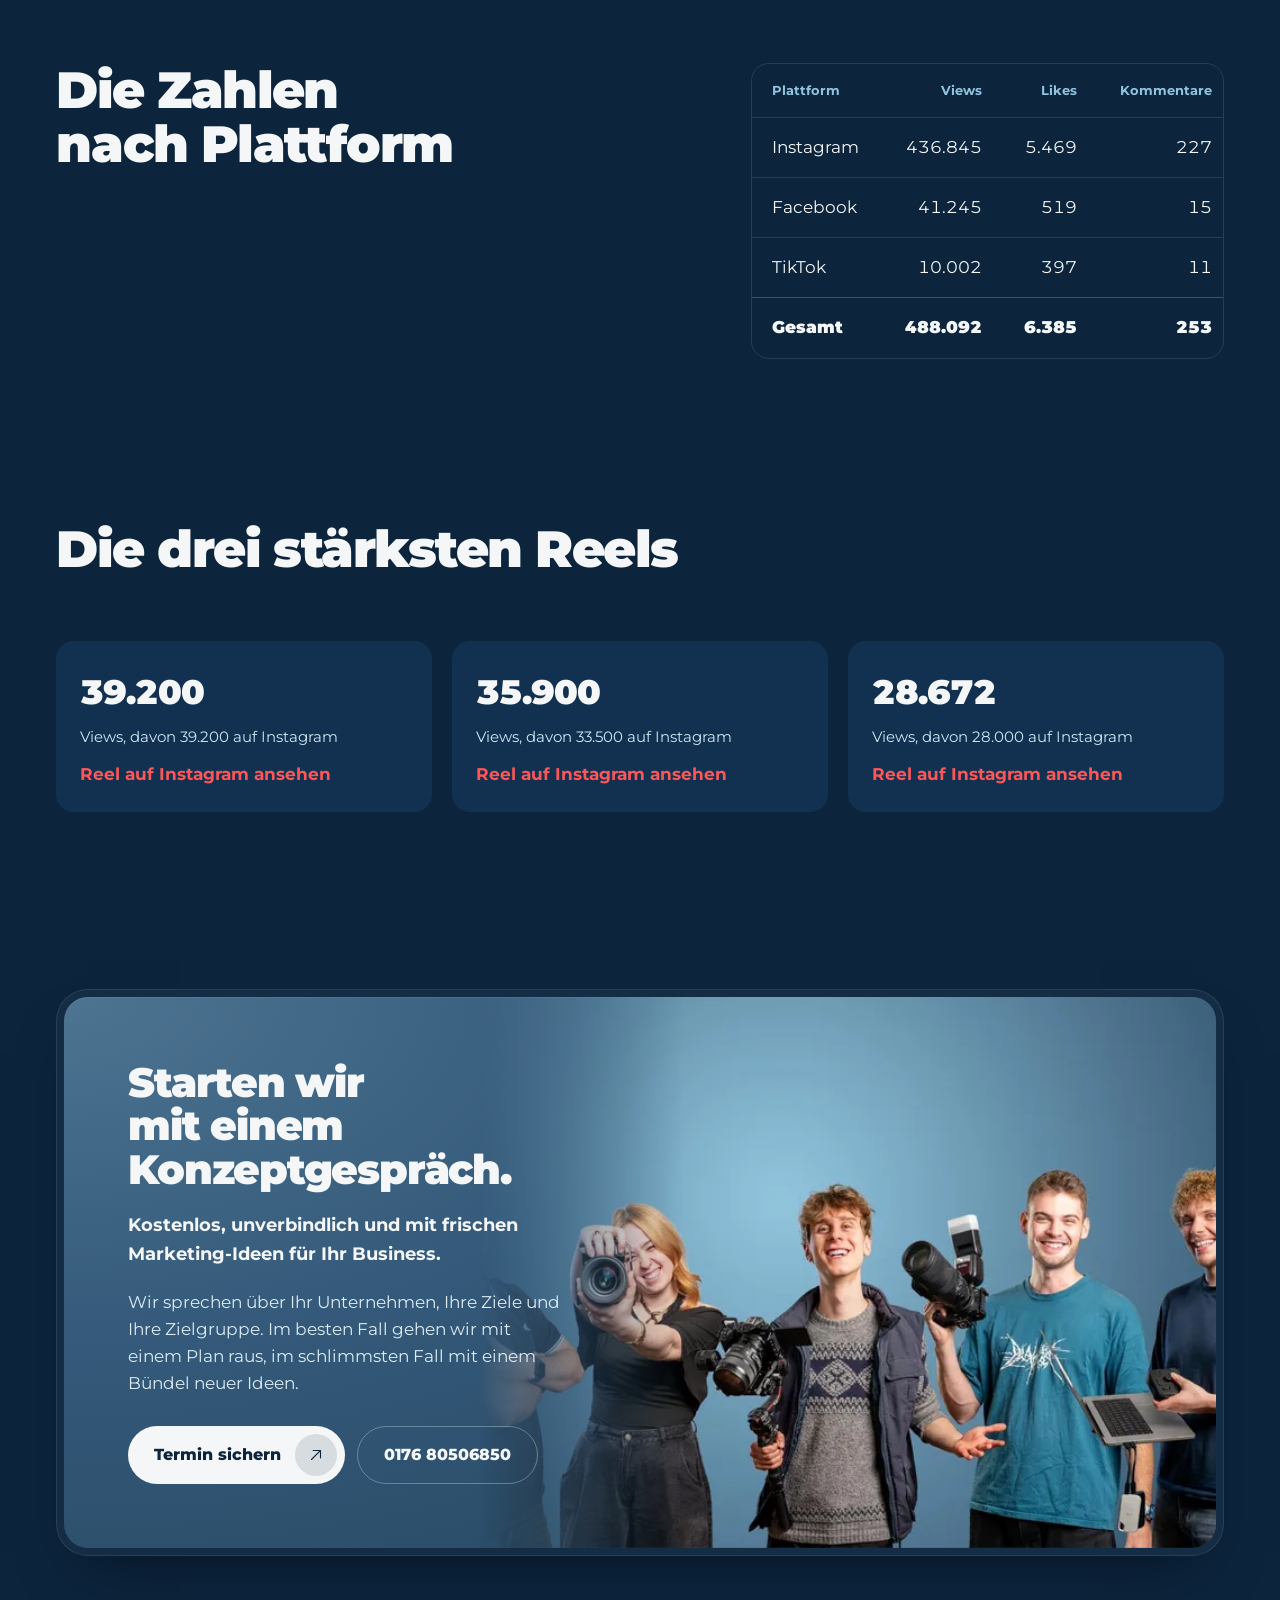
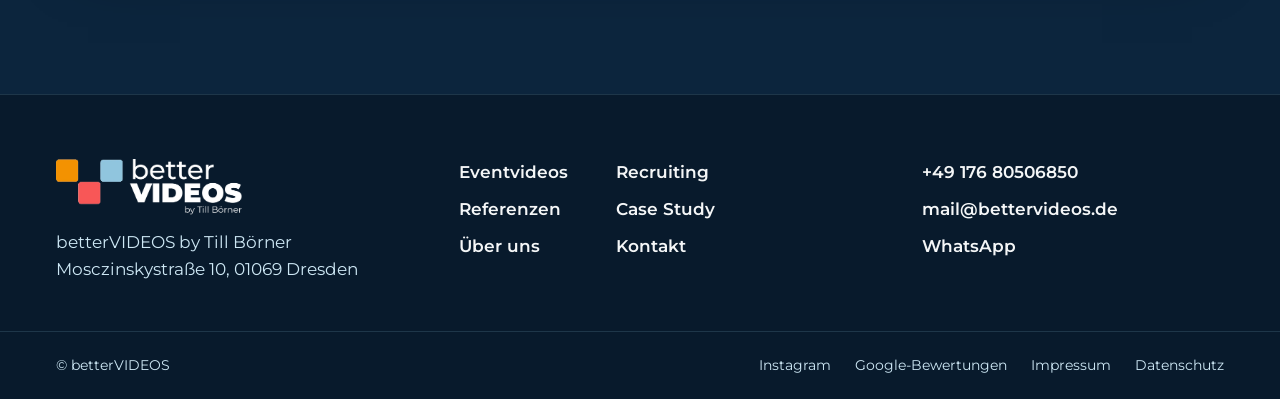
<file: case-study-conrad-clemens.html>
<!doctype html>
<html lang="de">
<head>
<meta charset="utf-8">
<meta name="viewport" content="width=device-width, initial-scale=1, viewport-fit=cover">
<title>Case Study Conrad Clemens | betterVIDEOS</title>
<meta name="description" content="488.092 Views mit 30 Reels: Social-Media-Content von betterVIDEOS für Conrad Clemens (CDU) auf Instagram, Facebook und TikTok.">
<meta name="theme-color" content="#0c253d">
<link rel="canonical" href="https://bettervideos.de/case-study-conrad-clemens.html">
<meta property="og:type" content="website">
<meta property="og:title" content="Case Study Conrad Clemens | betterVIDEOS">
<meta property="og:description" content="488.092 Views mit 30 Reels: Social-Media-Content von betterVIDEOS für Conrad Clemens (CDU) auf Instagram, Facebook und TikTok.">
<meta property="og:image" content="https://bettervideos.de/assets/img/team-1520.jpg">
<meta property="og:locale" content="de_DE">
<link rel="preload" href="assets/fonts/montserrat-var.woff2" as="font" type="font/woff2" crossorigin>
<link rel="stylesheet" href="assets/css/style.css">
<link rel="icon" type="image/svg+xml" href="data:image/svg+xml,%3Csvg xmlns='http://www.w3.org/2000/svg' viewBox='0 0 64 64'%3E%3Crect x='2' y='4' width='22' height='22' rx='4' fill='%23f39202'/%3E%3Crect x='40' y='4' width='22' height='22' rx='4' fill='%2390c4de'/%3E%3Crect x='21' y='38' width='22' height='22' rx='4' fill='%23f95758'/%3E%3C/svg%3E">
</head>
<body>
<a class="skip-link" href="#inhalt">Zum Inhalt springen</a>
<header class="site-header">
<div class="site-header__inner">
<a class="logo" href="index.html" aria-label="betterVIDEOS Startseite"><picture><source srcset="assets/img/logo.webp" type="image/webp"><img src="assets/img/logo.png" alt="betterVIDEOS by Till Börner" width="520" height="157"></picture></a>
<nav class="main-nav" aria-label="Hauptnavigation">
<a href="referenzen.html">Referenzen</a>
<a href="ueber-uns.html">Über uns</a>
</nav>
<div class="header-actions">
<a class="icon-btn" href="mailto:mail@bettervideos.de" aria-label="E-Mail schreiben"><svg xmlns="http://www.w3.org/2000/svg" width="20" height="20" aria-hidden="true" focusable="false" viewBox="0 0 256 256" fill="currentColor"><path d="M224,50H32a6,6,0,0,0-6,6V192a14,14,0,0,0,14,14H216a14,14,0,0,0,14-14V56A6,6,0,0,0,224,50ZM208.58,62,128,135.86,47.42,62ZM216,194H40a2,2,0,0,1-2-2V69.64l86,78.78a6,6,0,0,0,8.1,0L218,69.64V192A2,2,0,0,1,216,194Z"/></svg></a>
<a class="icon-btn" href="https://wa.me/4917680506850" aria-label="WhatsApp schreiben"><svg xmlns="http://www.w3.org/2000/svg" width="20" height="20" aria-hidden="true" focusable="false" viewBox="0 0 256 256" fill="currentColor"><path d="M186.68,146.63l-32-16a6,6,0,0,0-6,.38L133,141.46A42.49,42.49,0,0,1,114.54,123L125,107.33a6,6,0,0,0,.38-6l-16-32A6,6,0,0,0,104,66a38,38,0,0,0-38,38,86.1,86.1,0,0,0,86,86,38,38,0,0,0,38-38A6,6,0,0,0,186.68,146.63ZM152,178a74.09,74.09,0,0,1-74-74,26,26,0,0,1,22.42-25.75l12.66,25.32-10.39,15.58a6,6,0,0,0-.54,5.63,54.43,54.43,0,0,0,29.07,29.07,6,6,0,0,0,5.63-.54l15.58-10.39,25.32,12.66A26,26,0,0,1,152,178ZM128,26A102,102,0,0,0,38.35,176.69L26.73,211.56a14,14,0,0,0,17.71,17.71l34.87-11.62A102,102,0,1,0,128,26Zm0,192a90,90,0,0,1-45.06-12.08,6.09,6.09,0,0,0-3-.81,6.2,6.2,0,0,0-1.9.31L40.65,217.88a2,2,0,0,1-2.53-2.53L50.58,178a6,6,0,0,0-.5-4.91A90,90,0,1,1,128,218Z"/></svg></a>
<a class="call-btn" href="tel:+4917680506850" aria-label="Anrufen: 0176 80506850"><span class="call-btn__icon"><svg xmlns="http://www.w3.org/2000/svg" width="18" height="18" aria-hidden="true" focusable="false" viewBox="0 0 256 256" fill="currentColor"><path d="M222.37,158.46l-47.11-21.11-.13-.06a16,16,0,0,0-15.17,1.4,8.12,8.12,0,0,0-.75.56L134.87,160c-15.42-7.49-31.34-23.29-38.83-38.51l20.78-24.71c.2-.25.39-.5.57-.77a16,16,0,0,0,1.32-15.06l0-.12L97.54,33.64a16,16,0,0,0-16.62-9.52A56.26,56.26,0,0,0,32,80c0,79.4,64.6,144,144,144a56.26,56.26,0,0,0,55.88-48.92A16,16,0,0,0,222.37,158.46ZM176,208A128.14,128.14,0,0,1,48,80,40.2,40.2,0,0,1,82.87,40a.61.61,0,0,0,0,.12l21,47L83.2,111.86a6.13,6.13,0,0,0-.57.77,16,16,0,0,0-1,15.7c9.06,18.53,27.73,37.06,46.46,46.11a16,16,0,0,0,15.75-1.14,8.44,8.44,0,0,0,.74-.56L168.89,152l47,21.05h0s.08,0,.11,0A40.21,40.21,0,0,1,176,208Z"/></svg></span><span class="call-btn__label">0176 80506850</span></a>
<button class="menu-toggle" type="button" aria-expanded="false" aria-controls="mobile-menu" aria-label="Menü öffnen"><span></span><span></span></button>
</div>
</div>
</header>
<nav class="mobile-menu" id="mobile-menu" aria-label="Mobiles Menü" aria-hidden="true">
<a href="index.html">Start</a>
<a href="eventvideo.html">Eventvideos</a>
<a href="recruiting.html">Recruiting</a>
<a href="referenzen.html">Referenzen</a>
<a href="ueber-uns.html">Über uns</a>
<a href="kontakt.html">Kontakt</a>
<div class="mobile-menu__contact">
<a href="tel:+4917680506850">0176 80506850</a>
<a href="https://wa.me/4917680506850">WhatsApp</a>
<a href="mailto:mail@bettervideos.de">mail@bettervideos.de</a>
</div>
</nav>

<main id="inhalt">

<section class="page-hero" data-hero aria-label="Einstieg">
<div class="wrap">
<p class="kicker">Case Study: Social Media</p>
<h1 class="h1 h1--case">488.092 Views mit 30 Reels für Conrad Clemens</h1>
<p class="lead">Kurzvideos für Instagram, Facebook und TikTok, produziert von betterVIDEOS.</p>
</div>
</section>

<section class="section section--tight-top" aria-label="Ergebnisse">
<div class="wrap">
<div class="stats reveal">
<div class="stat"><strong>488.092</strong><span>Views gesamt</span></div>
<div class="stat"><strong>6.385</strong><span>Likes</span></div>
<div class="stat"><strong>253</strong><span>Kommentare</span></div>
<div class="stat"><strong>16.270</strong><span>Views im Schnitt pro Reel</span></div>
</div>
</div>
</section>

<section class="section section--tight-top" aria-labelledby="verlauf">
<div class="wrap">
<div class="section-head reveal"><h2 class="h2" id="verlauf">Views pro Reel</h2><p class="lead">Alle 30 Reels in der Reihenfolge ihrer Veröffentlichung.</p></div>
<div class="chart reveal">
<svg viewBox="0 0 1000 380" role="img" aria-label="Views pro Reel, aufgeteilt nach Instagram, Facebook und TikTok"><g font-family="Montserrat, sans-serif"><line x1="64" x2="1000" y1="340.0" y2="340.0" stroke="rgba(144,196,222,0.18)"/><text x="54" y="344.0" text-anchor="end" font-size="12" fill="#90c4de">0</text><line x1="64" x2="1000" y1="259.0" y2="259.0" stroke="rgba(144,196,222,0.18)"/><text x="54" y="263.0" text-anchor="end" font-size="12" fill="#90c4de">10.000</text><line x1="64" x2="1000" y1="178.0" y2="178.0" stroke="rgba(144,196,222,0.18)"/><text x="54" y="182.0" text-anchor="end" font-size="12" fill="#90c4de">20.000</text><line x1="64" x2="1000" y1="97.0" y2="97.0" stroke="rgba(144,196,222,0.18)"/><text x="54" y="101.0" text-anchor="end" font-size="12" fill="#90c4de">30.000</text><line x1="64" x2="1000" y1="16.0" y2="16.0" stroke="rgba(144,196,222,0.18)"/><text x="54" y="20.0" text-anchor="end" font-size="12" fill="#90c4de">40.000</text><rect x="69.6" y="254.9" width="19.8" height="85.0" fill="#f95758"><title>Reel 1, Instagram: 10.500 Views</title></rect><rect x="69.6" y="232.1" width="19.8" height="22.9" fill="#f4f6f7"><title>Reel 1, TikTok: 2.821 Views</title></rect><rect x="100.4" y="216.1" width="19.8" height="123.9" fill="#f95758"><title>Reel 2, Instagram: 15.300 Views</title></rect><rect x="100.4" y="208.8" width="19.8" height="7.3" fill="#90c4de"><title>Reel 2, Facebook: 897 Views</title></rect><rect x="100.4" y="192.6" width="19.8" height="16.2" fill="#f4f6f7"><title>Reel 2, TikTok: 2.002 Views</title></rect><rect x="131.3" y="113.2" width="19.8" height="226.8" fill="#f95758"><title>Reel 3, Instagram: 28.000 Views</title></rect><rect x="131.3" y="107.8" width="19.8" height="5.4" fill="#90c4de"><title>Reel 3, Facebook: 672 Views</title></rect><rect x="162.2" y="140.7" width="19.8" height="199.3" fill="#f95758"><title>Reel 4, Instagram: 24.600 Views</title></rect><rect x="162.2" y="136.0" width="19.8" height="4.7" fill="#90c4de"><title>Reel 4, Facebook: 583 Views</title></rect><rect x="162.2" y="133.2" width="19.8" height="2.8" fill="#f4f6f7"><title>Reel 4, TikTok: 344 Views</title></rect><rect x="193.0" y="276.4" width="19.8" height="63.6" fill="#f95758"><title>Reel 5, Instagram: 7.846 Views</title></rect><rect x="223.9" y="182.1" width="19.8" height="157.9" fill="#f95758"><title>Reel 6, Instagram: 19.500 Views</title></rect><rect x="223.9" y="174.0" width="19.8" height="8.1" fill="#90c4de"><title>Reel 6, Facebook: 1.000 Views</title></rect><rect x="223.9" y="169.6" width="19.8" height="4.4" fill="#f4f6f7"><title>Reel 6, TikTok: 538 Views</title></rect><rect x="254.8" y="251.7" width="19.8" height="88.3" fill="#f95758"><title>Reel 7, Instagram: 10.900 Views</title></rect><rect x="254.8" y="243.6" width="19.8" height="8.1" fill="#90c4de"><title>Reel 7, Facebook: 1.000 Views</title></rect><rect x="285.6" y="225.8" width="19.8" height="114.2" fill="#f95758"><title>Reel 8, Instagram: 14.100 Views</title></rect><rect x="285.6" y="219.4" width="19.8" height="6.4" fill="#90c4de"><title>Reel 8, Facebook: 793 Views</title></rect><rect x="316.5" y="297.9" width="19.8" height="42.1" fill="#f95758"><title>Reel 9, Instagram: 5.199 Views</title></rect><rect x="347.4" y="318.1" width="19.8" height="21.9" fill="#f95758"><title>Reel 10, Instagram: 2.701 Views</title></rect><rect x="378.2" y="134.3" width="19.8" height="205.7" fill="#f95758"><title>Reel 11, Instagram: 25.400 Views</title></rect><rect x="409.1" y="311.9" width="19.8" height="28.1" fill="#f95758"><title>Reel 12, Instagram: 3.463 Views</title></rect><rect x="440.0" y="128.6" width="19.8" height="211.4" fill="#f95758"><title>Reel 13, Instagram: 26.100 Views</title></rect><rect x="470.8" y="316.2" width="19.8" height="23.8" fill="#f95758"><title>Reel 14, Instagram: 2.942 Views</title></rect><rect x="501.7" y="22.5" width="19.8" height="317.5" fill="#f95758"><title>Reel 15, Instagram: 39.200 Views</title></rect><rect x="532.6" y="326.9" width="19.8" height="13.1" fill="#f95758"><title>Reel 16, Instagram: 1.612 Views</title></rect><rect x="563.4" y="141.5" width="19.8" height="198.5" fill="#f95758"><title>Reel 17, Instagram: 24.500 Views</title></rect><rect x="594.3" y="301.7" width="19.8" height="38.3" fill="#f95758"><title>Reel 18, Instagram: 4.734 Views</title></rect><rect x="625.2" y="305.0" width="19.8" height="35.0" fill="#f95758"><title>Reel 19, Instagram: 4.324 Views</title></rect><rect x="656.0" y="225.8" width="19.8" height="114.2" fill="#f95758"><title>Reel 20, Instagram: 14.100 Views</title></rect><rect x="686.9" y="153.7" width="19.8" height="186.3" fill="#f95758"><title>Reel 21, Instagram: 23.000 Views</title></rect><rect x="686.9" y="137.4" width="19.8" height="16.3" fill="#f4f6f7"><title>Reel 21, TikTok: 2.010 Views</title></rect><rect x="717.8" y="237.9" width="19.8" height="102.1" fill="#f95758"><title>Reel 22, Instagram: 12.600 Views</title></rect><rect x="717.8" y="135.1" width="19.8" height="102.9" fill="#90c4de"><title>Reel 22, Facebook: 12.700 Views</title></rect><rect x="717.8" y="127.6" width="19.8" height="7.4" fill="#f4f6f7"><title>Reel 22, TikTok: 917 Views</title></rect><rect x="748.6" y="296.6" width="19.8" height="43.4" fill="#f95758"><title>Reel 23, Instagram: 5.352 Views</title></rect><rect x="748.6" y="269.1" width="19.8" height="27.5" fill="#90c4de"><title>Reel 23, Facebook: 3.400 Views</title></rect><rect x="779.5" y="174.8" width="19.8" height="165.2" fill="#f95758"><title>Reel 24, Instagram: 20.400 Views</title></rect><rect x="779.5" y="157.8" width="19.8" height="17.0" fill="#90c4de"><title>Reel 24, Facebook: 2.100 Views</title></rect><rect x="810.4" y="303.5" width="19.8" height="36.5" fill="#f95758"><title>Reel 25, Instagram: 4.503 Views</title></rect><rect x="810.4" y="275.2" width="19.8" height="28.3" fill="#90c4de"><title>Reel 25, Facebook: 3.500 Views</title></rect><rect x="810.4" y="268.7" width="19.8" height="6.5" fill="#f4f6f7"><title>Reel 25, TikTok: 805 Views</title></rect><rect x="841.2" y="188.5" width="19.8" height="151.5" fill="#f95758"><title>Reel 26, Instagram: 18.700 Views</title></rect><rect x="841.2" y="172.3" width="19.8" height="16.2" fill="#90c4de"><title>Reel 26, Facebook: 2.000 Views</title></rect><rect x="841.2" y="167.8" width="19.8" height="4.6" fill="#f4f6f7"><title>Reel 26, TikTok: 565 Views</title></rect><rect x="872.1" y="68.6" width="19.8" height="271.4" fill="#f95758"><title>Reel 27, Instagram: 33.500 Views</title></rect><rect x="872.1" y="49.2" width="19.8" height="19.4" fill="#90c4de"><title>Reel 27, Facebook: 2.400 Views</title></rect><rect x="903.0" y="147.2" width="19.8" height="192.8" fill="#f95758"><title>Reel 28, Instagram: 23.800 Views</title></rect><rect x="933.8" y="310.4" width="19.8" height="29.6" fill="#f95758"><title>Reel 29, Instagram: 3.653 Views</title></rect><rect x="933.8" y="266.7" width="19.8" height="43.7" fill="#90c4de"><title>Reel 29, Facebook: 5.400 Views</title></rect><rect x="964.7" y="288.8" width="19.8" height="51.2" fill="#f95758"><title>Reel 30, Instagram: 6.316 Views</title></rect><rect x="964.7" y="250.0" width="19.8" height="38.9" fill="#90c4de"><title>Reel 30, Facebook: 4.800 Views</title></rect><text x="79.4" y="366" text-anchor="middle" font-size="11" fill="#90c4de">1</text><text x="172.0" y="366" text-anchor="middle" font-size="11" fill="#90c4de">4</text><text x="264.6" y="366" text-anchor="middle" font-size="11" fill="#90c4de">7</text><text x="357.2" y="366" text-anchor="middle" font-size="11" fill="#90c4de">10</text><text x="449.8" y="366" text-anchor="middle" font-size="11" fill="#90c4de">13</text><text x="542.4" y="366" text-anchor="middle" font-size="11" fill="#90c4de">16</text><text x="635.0" y="366" text-anchor="middle" font-size="11" fill="#90c4de">19</text><text x="727.6" y="366" text-anchor="middle" font-size="11" fill="#90c4de">22</text><text x="820.2" y="366" text-anchor="middle" font-size="11" fill="#90c4de">25</text><text x="912.8" y="366" text-anchor="middle" font-size="11" fill="#90c4de">28</text></g></svg>
<p class="chart__legend"><span><i style="background:#f95758"></i>Instagram</span><span><i style="background:#90c4de"></i>Facebook</span><span><i style="background:#f4f6f7"></i>TikTok</span></p>
</div>
</div>
</section>

<section class="section section--tight-top" aria-labelledby="plattformen">
<div class="wrap grid-12 split">
<div class="split__a reveal">
<h2 class="h2" id="plattformen">Die Zahlen nach Plattform</h2>
<!---<p class="body-lg muted">[Kurz beschreiben: Ausgangslage, Ziel der Zusammenarbeit und wie die Reels entstanden sind]</p>-->
</div>
<div class="split__b reveal">
<div class="table-wrap">
<table class="platforms">
<thead><tr><th scope="col">Plattform</th><th scope="col">Views</th><th scope="col">Likes</th><th scope="col">Kommentare</th></tr></thead>
<tbody>
<tr><td>Instagram</td><td>436.845</td><td>5.469</td><td>227</td></tr>
<tr><td>Facebook</td><td>41.245</td><td>519</td><td>15</td></tr>
<tr><td>TikTok</td><td>10.002</td><td>397</td><td>11</td></tr>
</tbody>
<tfoot><tr><td>Gesamt</td><td>488.092</td><td>6.385</td><td>253</td></tr></tfoot>
</table>
</div>
</div>
</div>
</section>

<section class="section section--tight-top" aria-labelledby="top">
<div class="wrap">
<div class="section-head reveal"><h2 class="h2" id="top">Die drei stärksten Reels</h2></div>
<div class="top-reels reveal"><a class="top-reel" href="https://www.instagram.com/reel/C_IzAblIefI/"><strong>39.200</strong><span>Views, davon 39.200 auf Instagram</span><em>Reel auf Instagram ansehen</em></a><a class="top-reel" href="https://www.instagram.com/reel/DNK-kFuIaaP/"><strong>35.900</strong><span>Views, davon 33.500 auf Instagram</span><em>Reel auf Instagram ansehen</em></a><a class="top-reel" href="https://www.instagram.com/reel/C7Y2brCISjF/"><strong>28.672</strong><span>Views, davon 28.000 auf Instagram</span><em>Reel auf Instagram ansehen</em></a></div>
</div>
</section>

<section class="section section--cta" aria-labelledby="konzeptgespraech">
<div class="wrap">
<div class="bezel bezel--xl reveal">
<div class="bezel__core cta-panel">
<div class="cta-panel__text">
<h2 class="h2" id="konzeptgespraech">Starten wir mit einem Konzeptgespräch.</h2>
<p class="cta-panel__sub">Kostenlos, unverbindlich und mit frischen Marketing-Ideen für Ihr Business.</p>
<p class="cta-panel__body">Wir sprechen über Ihr Unternehmen, Ihre Ziele und Ihre Zielgruppe. Im besten Fall gehen wir mit einem Plan raus, im schlimmsten Fall mit einem Bündel neuer Ideen.</p>
<div class="btn-row">
<a class="btn btn--light" href="kontakt.html"><span>Termin sichern</span><span class="btn__icon"><svg xmlns="http://www.w3.org/2000/svg" width="18" height="18" aria-hidden="true" focusable="false" viewBox="0 0 256 256" fill="currentColor"><path d="M200,64V168a8,8,0,0,1-16,0V83.31L69.66,197.66a8,8,0,0,1-11.32-11.32L172.69,72H88a8,8,0,0,1,0-16H192A8,8,0,0,1,200,64Z"/></svg></span></a>
<a class="btn btn--ghost" href="tel:+4917680506850">0176 80506850</a>
</div>
</div>
<figure class="cta-panel__photo"><picture><source type="image/webp" srcset="assets/img/team-800.webp 800w, assets/img/team-1520.webp 1520w" sizes="(max-width: 860px) 92vw, 720px"><img src="assets/img/team-800.jpg" srcset="assets/img/team-800.jpg 800w, assets/img/team-1520.jpg 1520w" sizes="(max-width: 860px) 92vw, 720px" alt="Das betterVIDEOS-Team mit Kameras vor blauem Hintergrund" width="1520" height="931" loading="lazy" decoding="async"></picture></figure>
</div>
</div>
</div>
</section>

</main>
<footer class="site-footer">
<div class="wrap footer-top">
<div class="footer-brand">
<a class="logo" href="index.html" aria-label="betterVIDEOS Startseite"><picture><source srcset="assets/img/logo.webp" type="image/webp"><img src="assets/img/logo.png" alt="betterVIDEOS by Till Börner" width="520" height="157"></picture></a>
<address>betterVIDEOS by Till Börner<br>Mosczinskystraße 10, 01069 Dresden</address>
</div>
<nav class="footer-nav" aria-label="Seiten">
<a href="eventvideo.html">Eventvideos</a>
<a href="recruiting.html">Recruiting</a>
<a href="referenzen.html">Referenzen</a>
<a href="case-study-conrad-clemens.html">Case Study</a>
<a href="ueber-uns.html">Über uns</a>
<a href="kontakt.html">Kontakt</a>
</nav>
<div class="footer-contact">
<a href="tel:+4917680506850">+49 176 80506850</a>
<a href="mailto:mail@bettervideos.de">mail@bettervideos.de</a>
<a href="https://wa.me/4917680506850">WhatsApp</a>
</div>
</div>
<div class="wrap footer-bar">
<span>© betterVIDEOS</span>
<nav aria-label="Rechtliches">
<a href="https://www.instagram.com/tillderburner/">Instagram</a>
<a href="https://www.google.com/maps/search/?api=1&query=betterVIDEOS%20Dresden">Google-Bewertungen</a>
<a href="impressum.html">Impressum</a>
<a href="datenschutz.html">Datenschutz</a>
</nav>
</div>
</footer>
<div class="contact-bar" aria-label="Schnellkontakt">
<a class="contact-bar__call" href="tel:+4917680506850"><svg xmlns="http://www.w3.org/2000/svg" width="18" height="18" aria-hidden="true" focusable="false" viewBox="0 0 256 256" fill="currentColor"><path d="M222.37,158.46l-47.11-21.11-.13-.06a16,16,0,0,0-15.17,1.4,8.12,8.12,0,0,0-.75.56L134.87,160c-15.42-7.49-31.34-23.29-38.83-38.51l20.78-24.71c.2-.25.39-.5.57-.77a16,16,0,0,0,1.32-15.06l0-.12L97.54,33.64a16,16,0,0,0-16.62-9.52A56.26,56.26,0,0,0,32,80c0,79.4,64.6,144,144,144a56.26,56.26,0,0,0,55.88-48.92A16,16,0,0,0,222.37,158.46ZM176,208A128.14,128.14,0,0,1,48,80,40.2,40.2,0,0,1,82.87,40a.61.61,0,0,0,0,.12l21,47L83.2,111.86a6.13,6.13,0,0,0-.57.77,16,16,0,0,0-1,15.7c9.06,18.53,27.73,37.06,46.46,46.11a16,16,0,0,0,15.75-1.14,8.44,8.44,0,0,0,.74-.56L168.89,152l47,21.05h0s.08,0,.11,0A40.21,40.21,0,0,1,176,208Z"/></svg><span>Anrufen</span></a>
<a class="contact-bar__wa" href="https://wa.me/4917680506850"><svg xmlns="http://www.w3.org/2000/svg" width="20" height="20" aria-hidden="true" focusable="false" viewBox="0 0 256 256" fill="currentColor"><path d="M186.68,146.63l-32-16a6,6,0,0,0-6,.38L133,141.46A42.49,42.49,0,0,1,114.54,123L125,107.33a6,6,0,0,0,.38-6l-16-32A6,6,0,0,0,104,66a38,38,0,0,0-38,38,86.1,86.1,0,0,0,86,86,38,38,0,0,0,38-38A6,6,0,0,0,186.68,146.63ZM152,178a74.09,74.09,0,0,1-74-74,26,26,0,0,1,22.42-25.75l12.66,25.32-10.39,15.58a6,6,0,0,0-.54,5.63,54.43,54.43,0,0,0,29.07,29.07,6,6,0,0,0,5.63-.54l15.58-10.39,25.32,12.66A26,26,0,0,1,152,178ZM128,26A102,102,0,0,0,38.35,176.69L26.73,211.56a14,14,0,0,0,17.71,17.71l34.87-11.62A102,102,0,1,0,128,26Zm0,192a90,90,0,0,1-45.06-12.08,6.09,6.09,0,0,0-3-.81,6.2,6.2,0,0,0-1.9.31L40.65,217.88a2,2,0,0,1-2.53-2.53L50.58,178a6,6,0,0,0-.5-4.91A90,90,0,1,1,128,218Z"/></svg><span>WhatsApp</span></a>
</div>
<dialog class="video-dialog" id="video-dialog" aria-labelledby="video-dialog-title">
<div class="video-dialog__bar">
<span class="video-dialog__title" id="video-dialog-title">Video</span>
<button class="video-dialog__close" type="button" aria-label="Video schließen"><svg xmlns="http://www.w3.org/2000/svg" width="22" height="22" aria-hidden="true" focusable="false" viewBox="0 0 256 256" fill="currentColor"><path d="M205.66,194.34a8,8,0,0,1-11.32,11.32L128,139.31,61.66,205.66a8,8,0,0,1-11.32-11.32L116.69,128,50.34,61.66A8,8,0,0,1,61.66,50.34L128,116.69l66.34-66.35a8,8,0,0,1,11.32,11.32L139.31,128Z"/></svg></button>
</div>
<div class="video-dialog__frame"></div>
<p class="video-dialog__fallback">Lädt nicht? <a data-video-fallback href="https://vimeo.com/">Direkt auf Vimeo ansehen</a></p>
</dialog>
<script src="assets/js/main.js" defer></script>
</body>
</html>
</file>
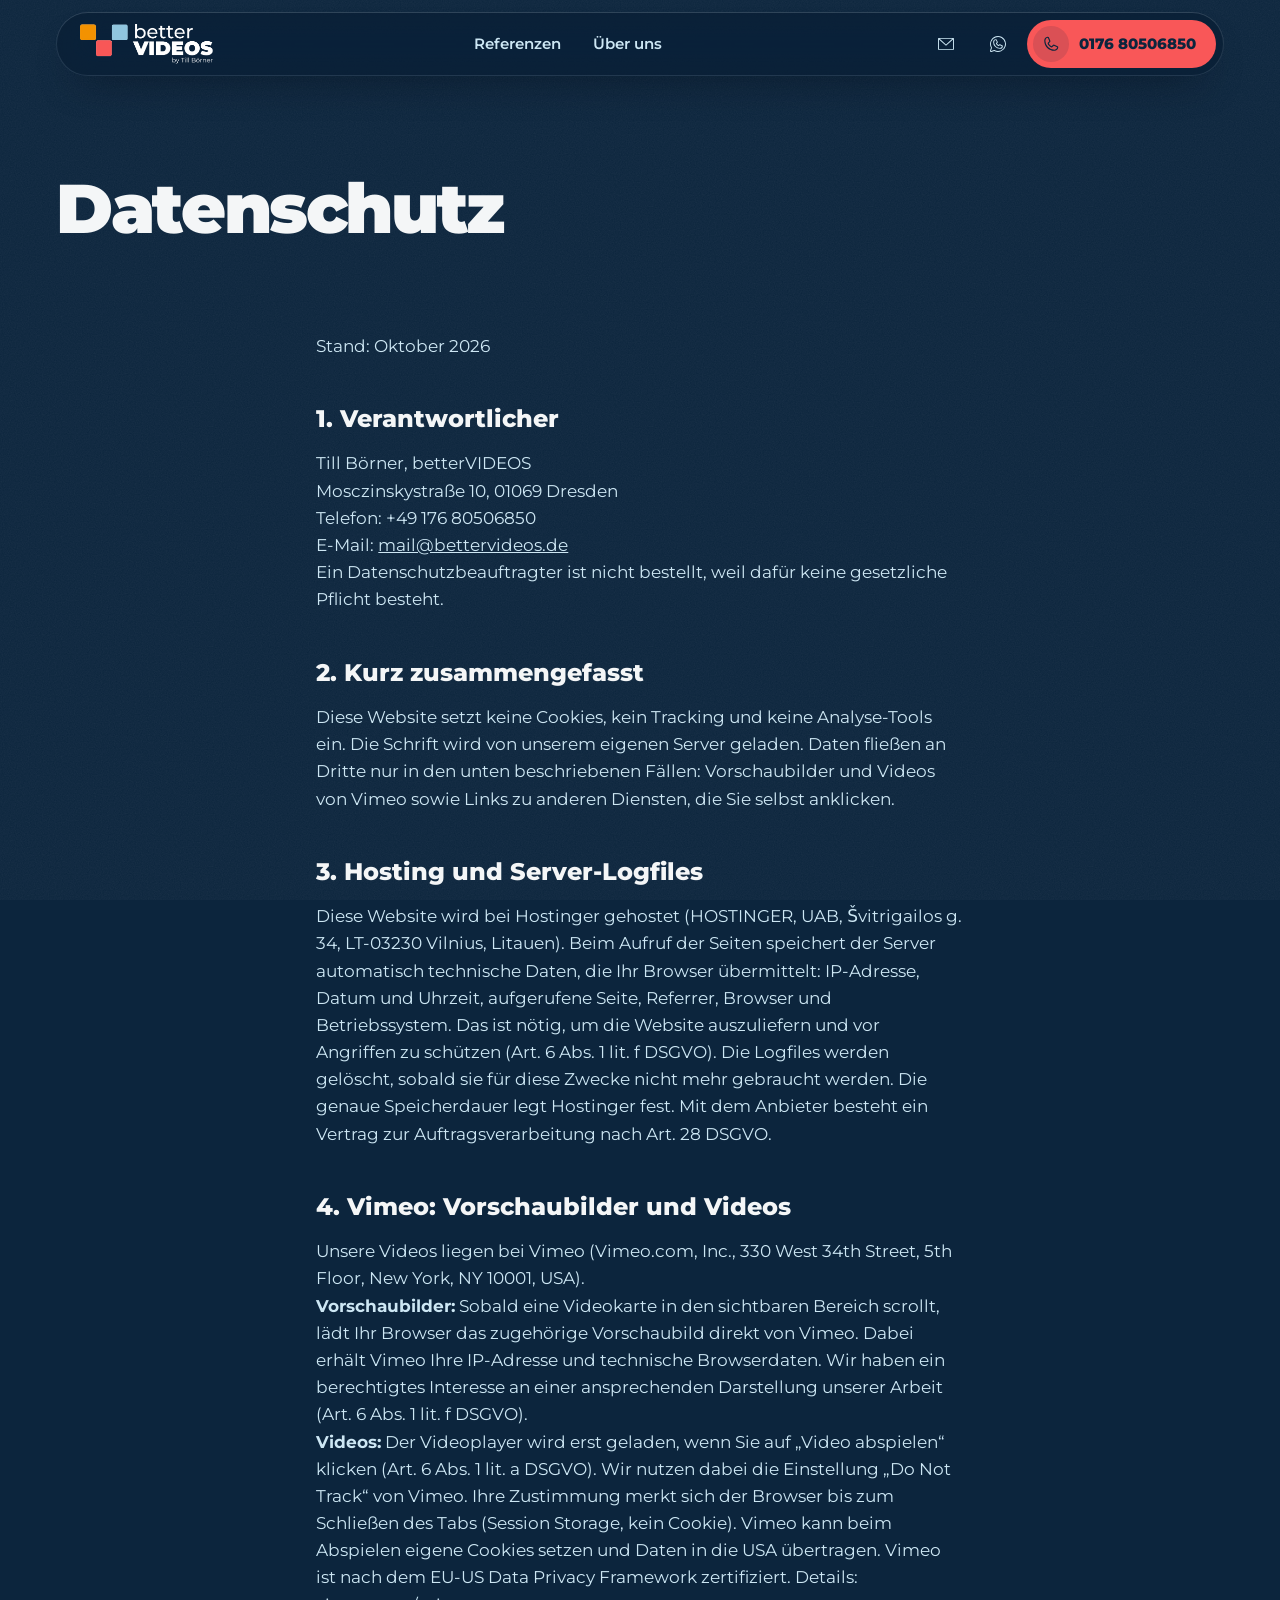
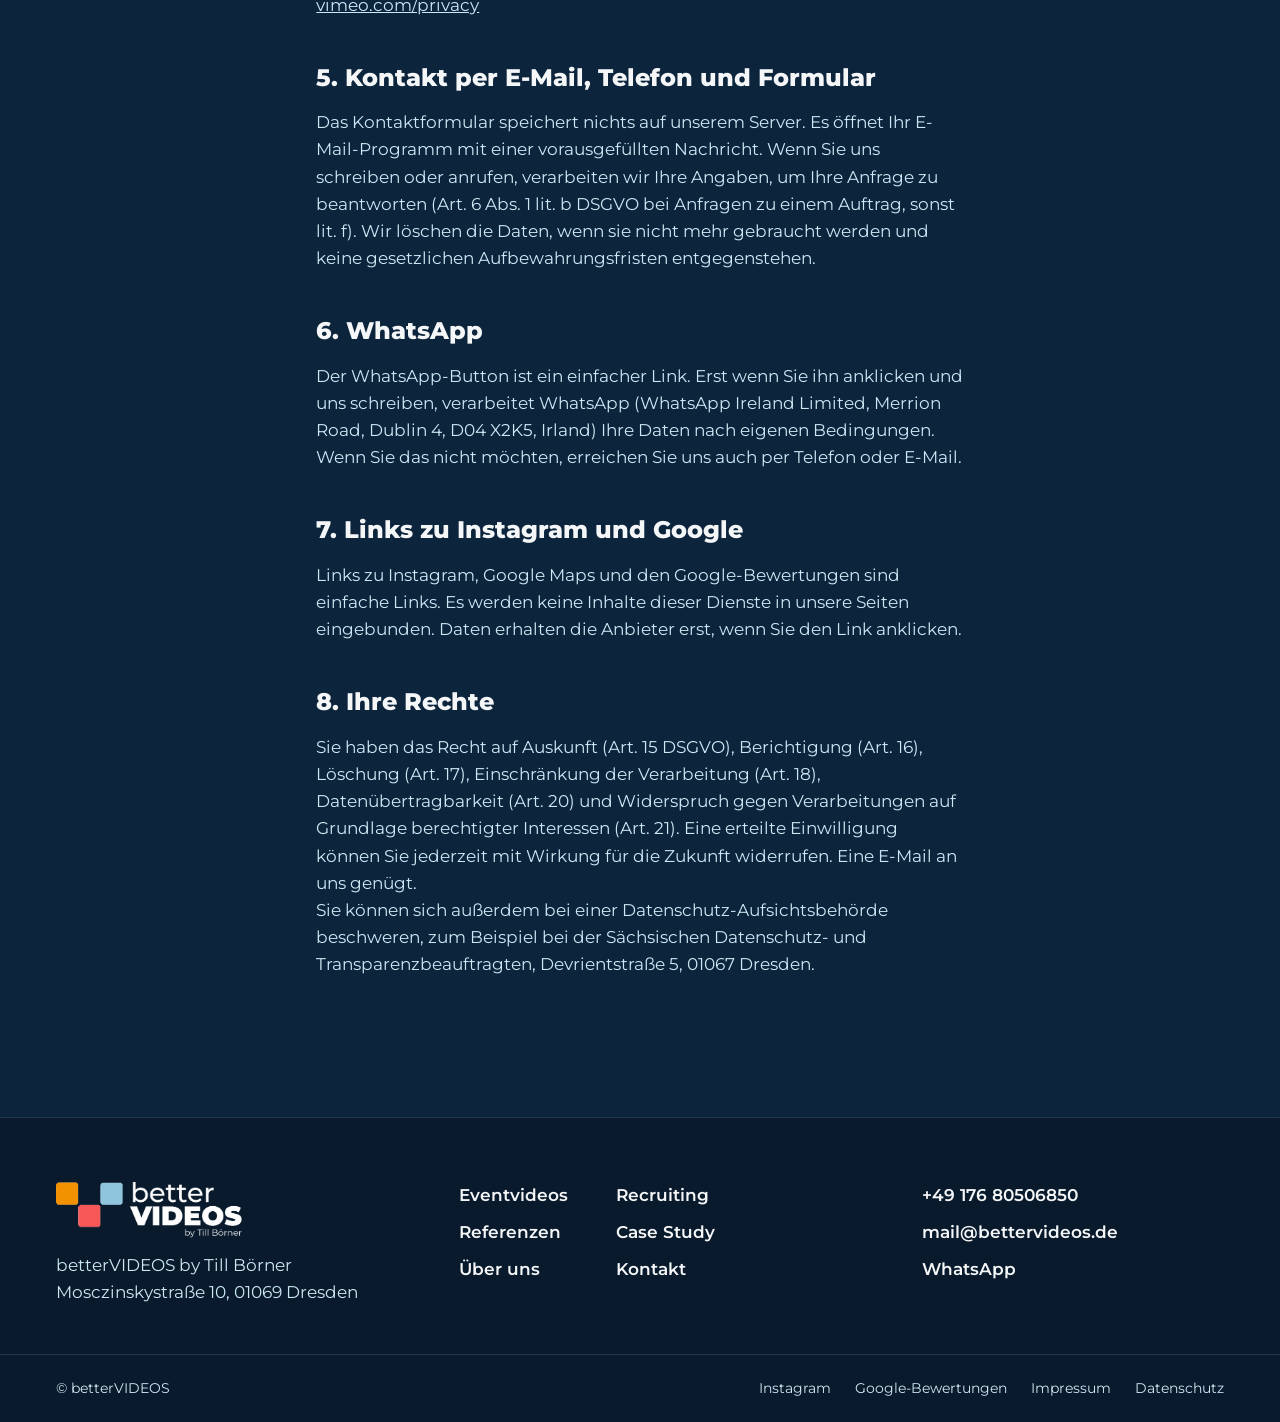
<file: datenschutz.html>
<!doctype html>
<html lang="de">
<head>
<meta charset="utf-8">
<meta name="viewport" content="width=device-width, initial-scale=1, viewport-fit=cover">
<title>Datenschutz | betterVIDEOS</title>
<meta name="description" content="Datenschutz von betterVIDEOS">
<meta name="theme-color" content="#0c253d">
<link rel="canonical" href="https://bettervideos.de/datenschutz.html">
<meta property="og:type" content="website">
<meta property="og:title" content="Datenschutz | betterVIDEOS">
<meta property="og:description" content="Datenschutz von betterVIDEOS">
<meta property="og:image" content="https://bettervideos.de/assets/img/team-1520.jpg">
<meta property="og:locale" content="de_DE">
<link rel="preload" href="assets/fonts/montserrat-var.woff2" as="font" type="font/woff2" crossorigin>
<link rel="stylesheet" href="assets/css/style.css">
<link rel="icon" type="image/svg+xml" href="data:image/svg+xml,%3Csvg xmlns='http://www.w3.org/2000/svg' viewBox='0 0 64 64'%3E%3Crect x='2' y='4' width='22' height='22' rx='4' fill='%23f39202'/%3E%3Crect x='40' y='4' width='22' height='22' rx='4' fill='%2390c4de'/%3E%3Crect x='21' y='38' width='22' height='22' rx='4' fill='%23f95758'/%3E%3C/svg%3E">
</head>
<body>
<a class="skip-link" href="#inhalt">Zum Inhalt springen</a>
<header class="site-header">
<div class="site-header__inner">
<a class="logo" href="index.html" aria-label="betterVIDEOS Startseite"><picture><source srcset="assets/img/logo.webp" type="image/webp"><img src="assets/img/logo.png" alt="betterVIDEOS by Till Börner" width="520" height="157"></picture></a>
<nav class="main-nav" aria-label="Hauptnavigation">
<a href="referenzen.html">Referenzen</a>
<a href="ueber-uns.html">Über uns</a>
</nav>
<div class="header-actions">
<a class="icon-btn" href="mailto:mail@bettervideos.de" aria-label="E-Mail schreiben"><svg xmlns="http://www.w3.org/2000/svg" width="20" height="20" aria-hidden="true" focusable="false" viewBox="0 0 256 256" fill="currentColor"><path d="M224,50H32a6,6,0,0,0-6,6V192a14,14,0,0,0,14,14H216a14,14,0,0,0,14-14V56A6,6,0,0,0,224,50ZM208.58,62,128,135.86,47.42,62ZM216,194H40a2,2,0,0,1-2-2V69.64l86,78.78a6,6,0,0,0,8.1,0L218,69.64V192A2,2,0,0,1,216,194Z"/></svg></a>
<a class="icon-btn" href="https://wa.me/4917680506850" aria-label="WhatsApp schreiben"><svg xmlns="http://www.w3.org/2000/svg" width="20" height="20" aria-hidden="true" focusable="false" viewBox="0 0 256 256" fill="currentColor"><path d="M186.68,146.63l-32-16a6,6,0,0,0-6,.38L133,141.46A42.49,42.49,0,0,1,114.54,123L125,107.33a6,6,0,0,0,.38-6l-16-32A6,6,0,0,0,104,66a38,38,0,0,0-38,38,86.1,86.1,0,0,0,86,86,38,38,0,0,0,38-38A6,6,0,0,0,186.68,146.63ZM152,178a74.09,74.09,0,0,1-74-74,26,26,0,0,1,22.42-25.75l12.66,25.32-10.39,15.58a6,6,0,0,0-.54,5.63,54.43,54.43,0,0,0,29.07,29.07,6,6,0,0,0,5.63-.54l15.58-10.39,25.32,12.66A26,26,0,0,1,152,178ZM128,26A102,102,0,0,0,38.35,176.69L26.73,211.56a14,14,0,0,0,17.71,17.71l34.87-11.62A102,102,0,1,0,128,26Zm0,192a90,90,0,0,1-45.06-12.08,6.09,6.09,0,0,0-3-.81,6.2,6.2,0,0,0-1.9.31L40.65,217.88a2,2,0,0,1-2.53-2.53L50.58,178a6,6,0,0,0-.5-4.91A90,90,0,1,1,128,218Z"/></svg></a>
<a class="call-btn" href="tel:+4917680506850" aria-label="Anrufen: 0176 80506850"><span class="call-btn__icon"><svg xmlns="http://www.w3.org/2000/svg" width="18" height="18" aria-hidden="true" focusable="false" viewBox="0 0 256 256" fill="currentColor"><path d="M222.37,158.46l-47.11-21.11-.13-.06a16,16,0,0,0-15.17,1.4,8.12,8.12,0,0,0-.75.56L134.87,160c-15.42-7.49-31.34-23.29-38.83-38.51l20.78-24.71c.2-.25.39-.5.57-.77a16,16,0,0,0,1.32-15.06l0-.12L97.54,33.64a16,16,0,0,0-16.62-9.52A56.26,56.26,0,0,0,32,80c0,79.4,64.6,144,144,144a56.26,56.26,0,0,0,55.88-48.92A16,16,0,0,0,222.37,158.46ZM176,208A128.14,128.14,0,0,1,48,80,40.2,40.2,0,0,1,82.87,40a.61.61,0,0,0,0,.12l21,47L83.2,111.86a6.13,6.13,0,0,0-.57.77,16,16,0,0,0-1,15.7c9.06,18.53,27.73,37.06,46.46,46.11a16,16,0,0,0,15.75-1.14,8.44,8.44,0,0,0,.74-.56L168.89,152l47,21.05h0s.08,0,.11,0A40.21,40.21,0,0,1,176,208Z"/></svg></span><span class="call-btn__label">0176 80506850</span></a>
<button class="menu-toggle" type="button" aria-expanded="false" aria-controls="mobile-menu" aria-label="Menü öffnen"><span></span><span></span></button>
</div>
</div>
</header>
<nav class="mobile-menu" id="mobile-menu" aria-label="Mobiles Menü" aria-hidden="true">
<a href="index.html">Start</a>
<a href="eventvideo.html">Eventvideos</a>
<a href="recruiting.html">Recruiting</a>
<a href="referenzen.html">Referenzen</a>
<a href="ueber-uns.html">Über uns</a>
<a href="kontakt.html">Kontakt</a>
<div class="mobile-menu__contact">
<a href="tel:+4917680506850">0176 80506850</a>
<a href="https://wa.me/4917680506850">WhatsApp</a>
<a href="mailto:mail@bettervideos.de">mail@bettervideos.de</a>
</div>
</nav>

<main id="inhalt">
<section class="page-hero" data-hero><div class="wrap"><h1 class="h1">Datenschutz</h1></div></section>
<section class="section section--tight-top"><div class="wrap legal">
<p>Stand: Oktober 2026</p>
<h2>1. Verantwortlicher</h2>
<p>Till Börner, betterVIDEOS<br>Mosczinskystraße 10, 01069 Dresden<br>Telefon: +49 176 80506850<br>E-Mail: <a href="mailto:mail@bettervideos.de">mail@bettervideos.de</a></p>
<p>Ein Datenschutzbeauftragter ist nicht bestellt, weil dafür keine gesetzliche Pflicht besteht.</p>

<h2>2. Kurz zusammengefasst</h2>
<p>Diese Website setzt keine Cookies, kein Tracking und keine Analyse-Tools ein. Die Schrift wird von unserem eigenen Server geladen. Daten fließen an Dritte nur in den unten beschriebenen Fällen: Vorschaubilder und Videos von Vimeo sowie Links zu anderen Diensten, die Sie selbst anklicken.</p>

<h2>3. Hosting und Server-Logfiles</h2>
<p>Diese Website wird bei Hostinger gehostet (HOSTINGER, UAB, Švitrigailos g. 34, LT-03230 Vilnius, Litauen). Beim Aufruf der Seiten speichert der Server automatisch technische Daten, die Ihr Browser übermittelt: IP-Adresse, Datum und Uhrzeit, aufgerufene Seite, Referrer, Browser und Betriebssystem. Das ist nötig, um die Website auszuliefern und vor Angriffen zu schützen (Art. 6 Abs. 1 lit. f DSGVO). Die Logfiles werden gelöscht, sobald sie für diese Zwecke nicht mehr gebraucht werden. Die genaue Speicherdauer legt Hostinger fest. Mit dem Anbieter besteht ein Vertrag zur Auftragsverarbeitung nach Art. 28 DSGVO.</p>

<h2>4. Vimeo: Vorschaubilder und Videos</h2>
<p>Unsere Videos liegen bei Vimeo (Vimeo.com, Inc., 330 West 34th Street, 5th Floor, New York, NY 10001, USA).</p>
<p><strong>Vorschaubilder:</strong> Sobald eine Videokarte in den sichtbaren Bereich scrollt, lädt Ihr Browser das zugehörige Vorschaubild direkt von Vimeo. Dabei erhält Vimeo Ihre IP-Adresse und technische Browserdaten. Wir haben ein berechtigtes Interesse an einer ansprechenden Darstellung unserer Arbeit (Art. 6 Abs. 1 lit. f DSGVO).</p>
<p><strong>Videos:</strong> Der Videoplayer wird erst geladen, wenn Sie auf „Video abspielen“ klicken (Art. 6 Abs. 1 lit. a DSGVO). Wir nutzen dabei die Einstellung „Do Not Track“ von Vimeo. Ihre Zustimmung merkt sich der Browser bis zum Schließen des Tabs (Session Storage, kein Cookie). Vimeo kann beim Abspielen eigene Cookies setzen und Daten in die USA übertragen. Vimeo ist nach dem EU-US Data Privacy Framework zertifiziert. Details: <a href="https://vimeo.com/privacy">vimeo.com/privacy</a></p>

<h2>5. Kontakt per E-Mail, Telefon und Formular</h2>
<p>Das Kontaktformular speichert nichts auf unserem Server. Es öffnet Ihr E-Mail-Programm mit einer vorausgefüllten Nachricht. Wenn Sie uns schreiben oder anrufen, verarbeiten wir Ihre Angaben, um Ihre Anfrage zu beantworten (Art. 6 Abs. 1 lit. b DSGVO bei Anfragen zu einem Auftrag, sonst lit. f). Wir löschen die Daten, wenn sie nicht mehr gebraucht werden und keine gesetzlichen Aufbewahrungsfristen entgegenstehen.</p>

<h2>6. WhatsApp</h2>
<p>Der WhatsApp-Button ist ein einfacher Link. Erst wenn Sie ihn anklicken und uns schreiben, verarbeitet WhatsApp (WhatsApp Ireland Limited, Merrion Road, Dublin 4, D04 X2K5, Irland) Ihre Daten nach eigenen Bedingungen. Wenn Sie das nicht möchten, erreichen Sie uns auch per Telefon oder E-Mail.</p>

<h2>7. Links zu Instagram und Google</h2>
<p>Links zu Instagram, Google Maps und den Google-Bewertungen sind einfache Links. Es werden keine Inhalte dieser Dienste in unsere Seiten eingebunden. Daten erhalten die Anbieter erst, wenn Sie den Link anklicken.</p>

<h2>8. Ihre Rechte</h2>
<p>Sie haben das Recht auf Auskunft (Art. 15 DSGVO), Berichtigung (Art. 16), Löschung (Art. 17), Einschränkung der Verarbeitung (Art. 18), Datenübertragbarkeit (Art. 20) und Widerspruch gegen Verarbeitungen auf Grundlage berechtigter Interessen (Art. 21). Eine erteilte Einwilligung können Sie jederzeit mit Wirkung für die Zukunft widerrufen. Eine E-Mail an uns genügt.</p>
<p>Sie können sich außerdem bei einer Datenschutz-Aufsichtsbehörde beschweren, zum Beispiel bei der Sächsischen Datenschutz- und Transparenzbeauftragten, Devrientstraße 5, 01067 Dresden.</p>
</div></section>
</main>
<footer class="site-footer">
<div class="wrap footer-top">
<div class="footer-brand">
<a class="logo" href="index.html" aria-label="betterVIDEOS Startseite"><picture><source srcset="assets/img/logo.webp" type="image/webp"><img src="assets/img/logo.png" alt="betterVIDEOS by Till Börner" width="520" height="157"></picture></a>
<address>betterVIDEOS by Till Börner<br>Mosczinskystraße 10, 01069 Dresden</address>
</div>
<nav class="footer-nav" aria-label="Seiten">
<a href="eventvideo.html">Eventvideos</a>
<a href="recruiting.html">Recruiting</a>
<a href="referenzen.html">Referenzen</a>
<a href="case-study-conrad-clemens.html">Case Study</a>
<a href="ueber-uns.html">Über uns</a>
<a href="kontakt.html">Kontakt</a>
</nav>
<div class="footer-contact">
<a href="tel:+4917680506850">+49 176 80506850</a>
<a href="mailto:mail@bettervideos.de">mail@bettervideos.de</a>
<a href="https://wa.me/4917680506850">WhatsApp</a>
</div>
</div>
<div class="wrap footer-bar">
<span>© betterVIDEOS</span>
<nav aria-label="Rechtliches">
<a href="https://www.instagram.com/tillderburner/">Instagram</a>
<a href="https://www.google.com/maps/search/?api=1&query=betterVIDEOS%20Dresden">Google-Bewertungen</a>
<a href="impressum.html">Impressum</a>
<a href="datenschutz.html">Datenschutz</a>
</nav>
</div>
</footer>
<div class="contact-bar" aria-label="Schnellkontakt">
<a class="contact-bar__call" href="tel:+4917680506850"><svg xmlns="http://www.w3.org/2000/svg" width="18" height="18" aria-hidden="true" focusable="false" viewBox="0 0 256 256" fill="currentColor"><path d="M222.37,158.46l-47.11-21.11-.13-.06a16,16,0,0,0-15.17,1.4,8.12,8.12,0,0,0-.75.56L134.87,160c-15.42-7.49-31.34-23.29-38.83-38.51l20.78-24.71c.2-.25.39-.5.57-.77a16,16,0,0,0,1.32-15.06l0-.12L97.54,33.64a16,16,0,0,0-16.62-9.52A56.26,56.26,0,0,0,32,80c0,79.4,64.6,144,144,144a56.26,56.26,0,0,0,55.88-48.92A16,16,0,0,0,222.37,158.46ZM176,208A128.14,128.14,0,0,1,48,80,40.2,40.2,0,0,1,82.87,40a.61.61,0,0,0,0,.12l21,47L83.2,111.86a6.13,6.13,0,0,0-.57.77,16,16,0,0,0-1,15.7c9.06,18.53,27.73,37.06,46.46,46.11a16,16,0,0,0,15.75-1.14,8.44,8.44,0,0,0,.74-.56L168.89,152l47,21.05h0s.08,0,.11,0A40.21,40.21,0,0,1,176,208Z"/></svg><span>Anrufen</span></a>
<a class="contact-bar__wa" href="https://wa.me/4917680506850"><svg xmlns="http://www.w3.org/2000/svg" width="20" height="20" aria-hidden="true" focusable="false" viewBox="0 0 256 256" fill="currentColor"><path d="M186.68,146.63l-32-16a6,6,0,0,0-6,.38L133,141.46A42.49,42.49,0,0,1,114.54,123L125,107.33a6,6,0,0,0,.38-6l-16-32A6,6,0,0,0,104,66a38,38,0,0,0-38,38,86.1,86.1,0,0,0,86,86,38,38,0,0,0,38-38A6,6,0,0,0,186.68,146.63ZM152,178a74.09,74.09,0,0,1-74-74,26,26,0,0,1,22.42-25.75l12.66,25.32-10.39,15.58a6,6,0,0,0-.54,5.63,54.43,54.43,0,0,0,29.07,29.07,6,6,0,0,0,5.63-.54l15.58-10.39,25.32,12.66A26,26,0,0,1,152,178ZM128,26A102,102,0,0,0,38.35,176.69L26.73,211.56a14,14,0,0,0,17.71,17.71l34.87-11.62A102,102,0,1,0,128,26Zm0,192a90,90,0,0,1-45.06-12.08,6.09,6.09,0,0,0-3-.81,6.2,6.2,0,0,0-1.9.31L40.65,217.88a2,2,0,0,1-2.53-2.53L50.58,178a6,6,0,0,0-.5-4.91A90,90,0,1,1,128,218Z"/></svg><span>WhatsApp</span></a>
</div>
<dialog class="video-dialog" id="video-dialog" aria-labelledby="video-dialog-title">
<div class="video-dialog__bar">
<span class="video-dialog__title" id="video-dialog-title">Video</span>
<button class="video-dialog__close" type="button" aria-label="Video schließen"><svg xmlns="http://www.w3.org/2000/svg" width="22" height="22" aria-hidden="true" focusable="false" viewBox="0 0 256 256" fill="currentColor"><path d="M205.66,194.34a8,8,0,0,1-11.32,11.32L128,139.31,61.66,205.66a8,8,0,0,1-11.32-11.32L116.69,128,50.34,61.66A8,8,0,0,1,61.66,50.34L128,116.69l66.34-66.35a8,8,0,0,1,11.32,11.32L139.31,128Z"/></svg></button>
</div>
<div class="video-dialog__frame"></div>
<p class="video-dialog__fallback">Lädt nicht? <a data-video-fallback href="https://vimeo.com/">Direkt auf Vimeo ansehen</a></p>
</dialog>
<script src="assets/js/main.js" defer></script>
</body>
</html>
</file>
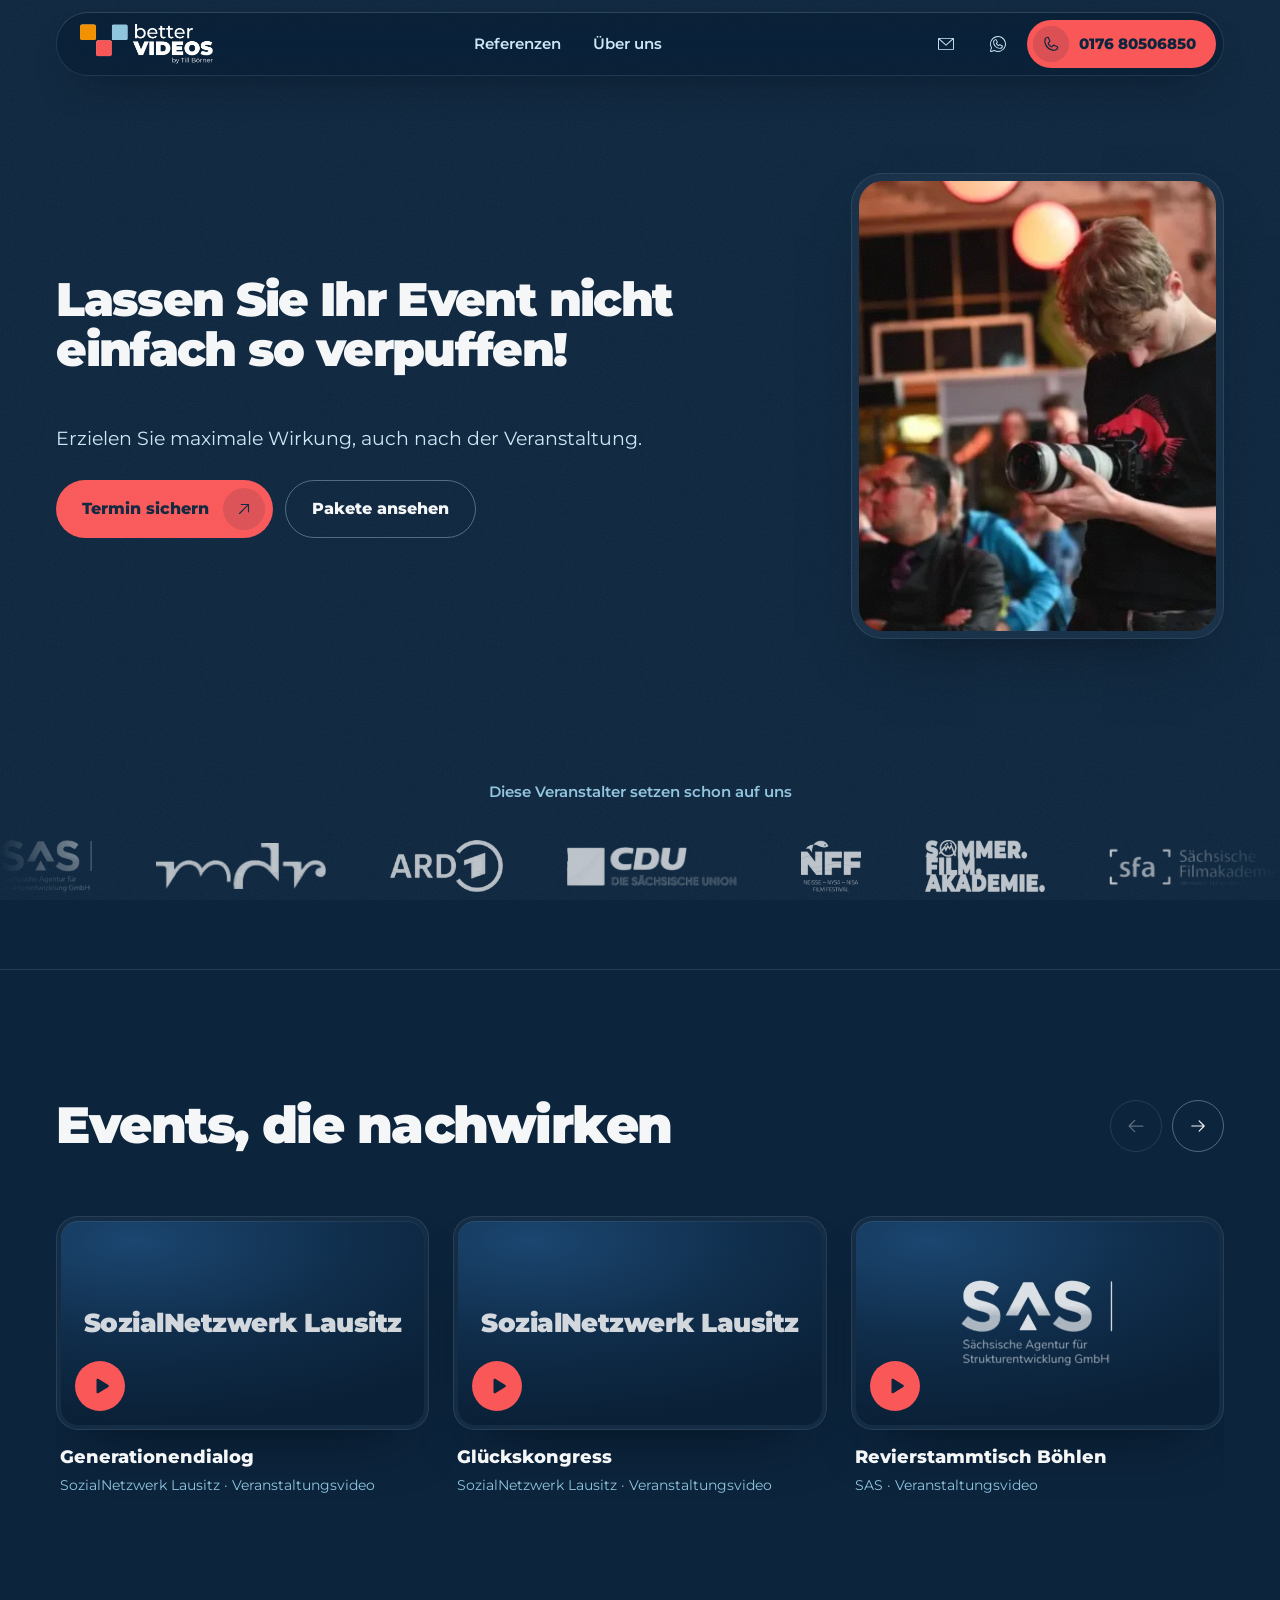
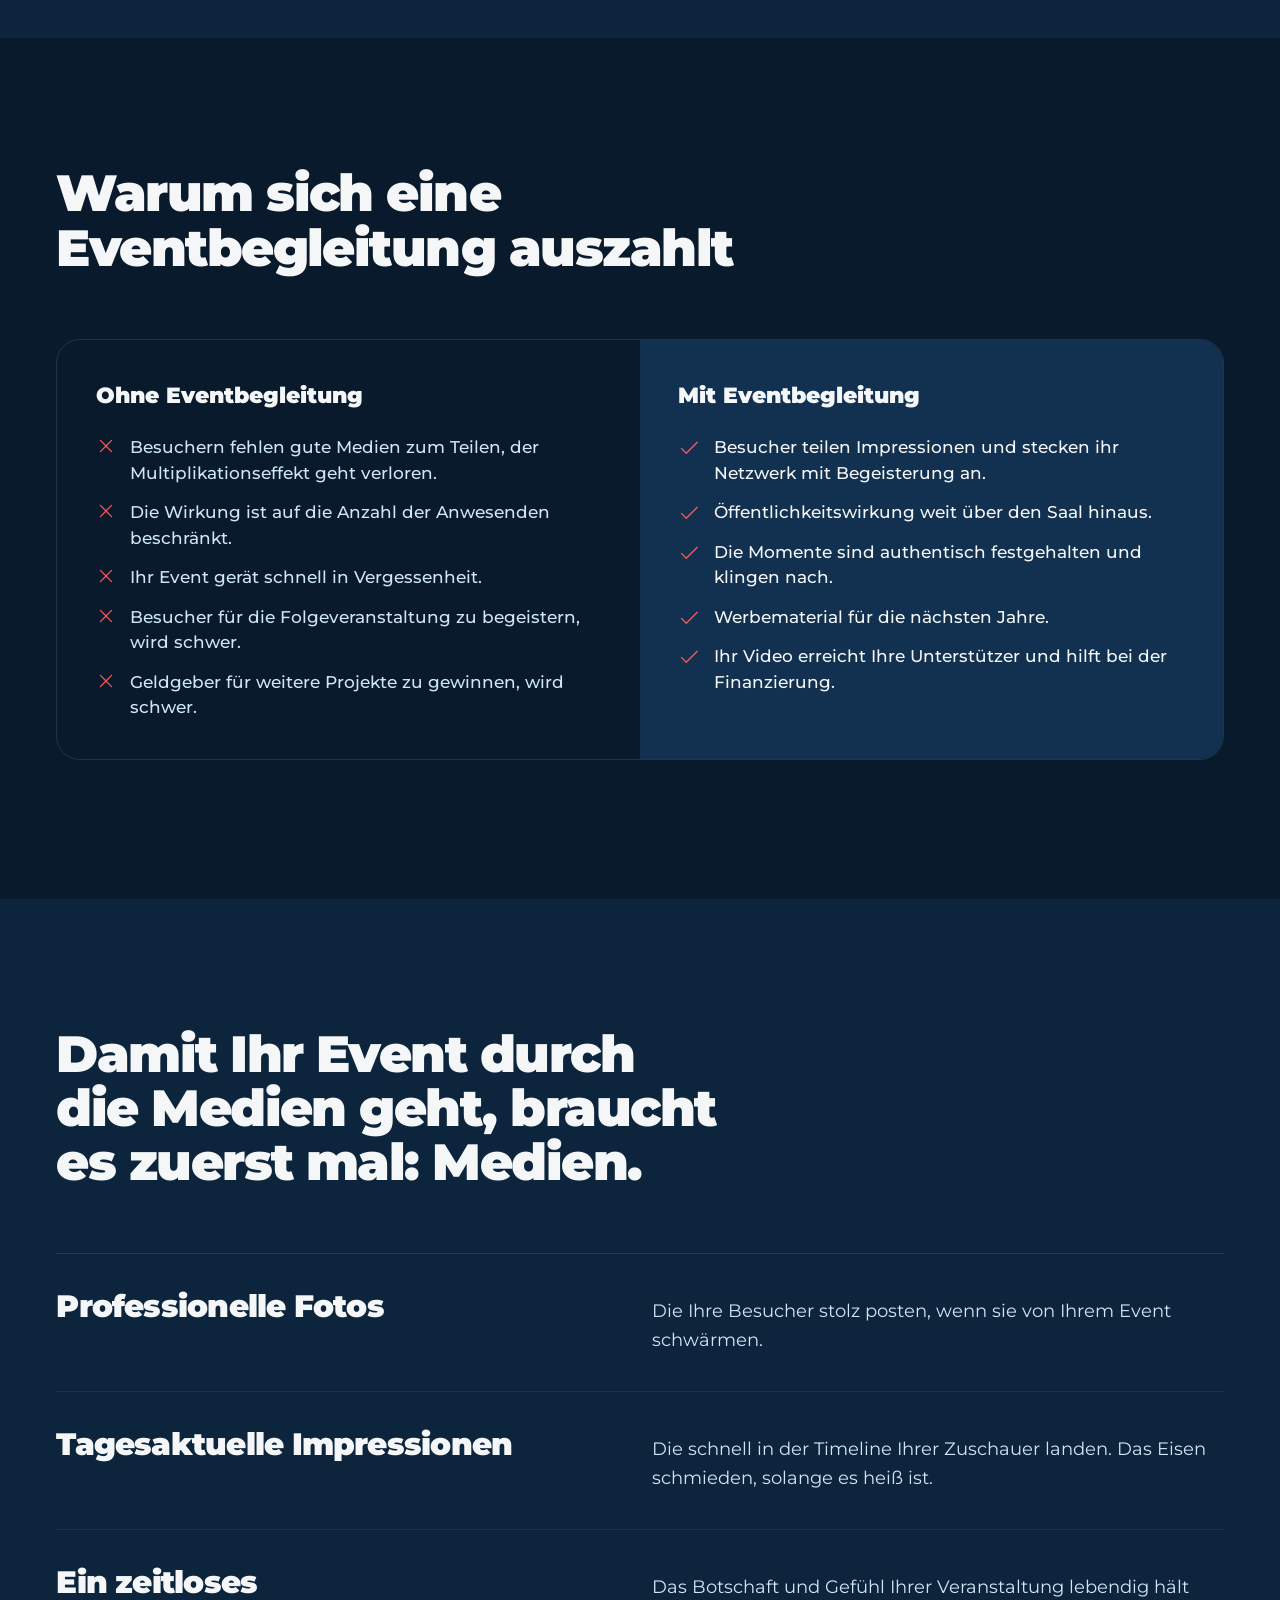
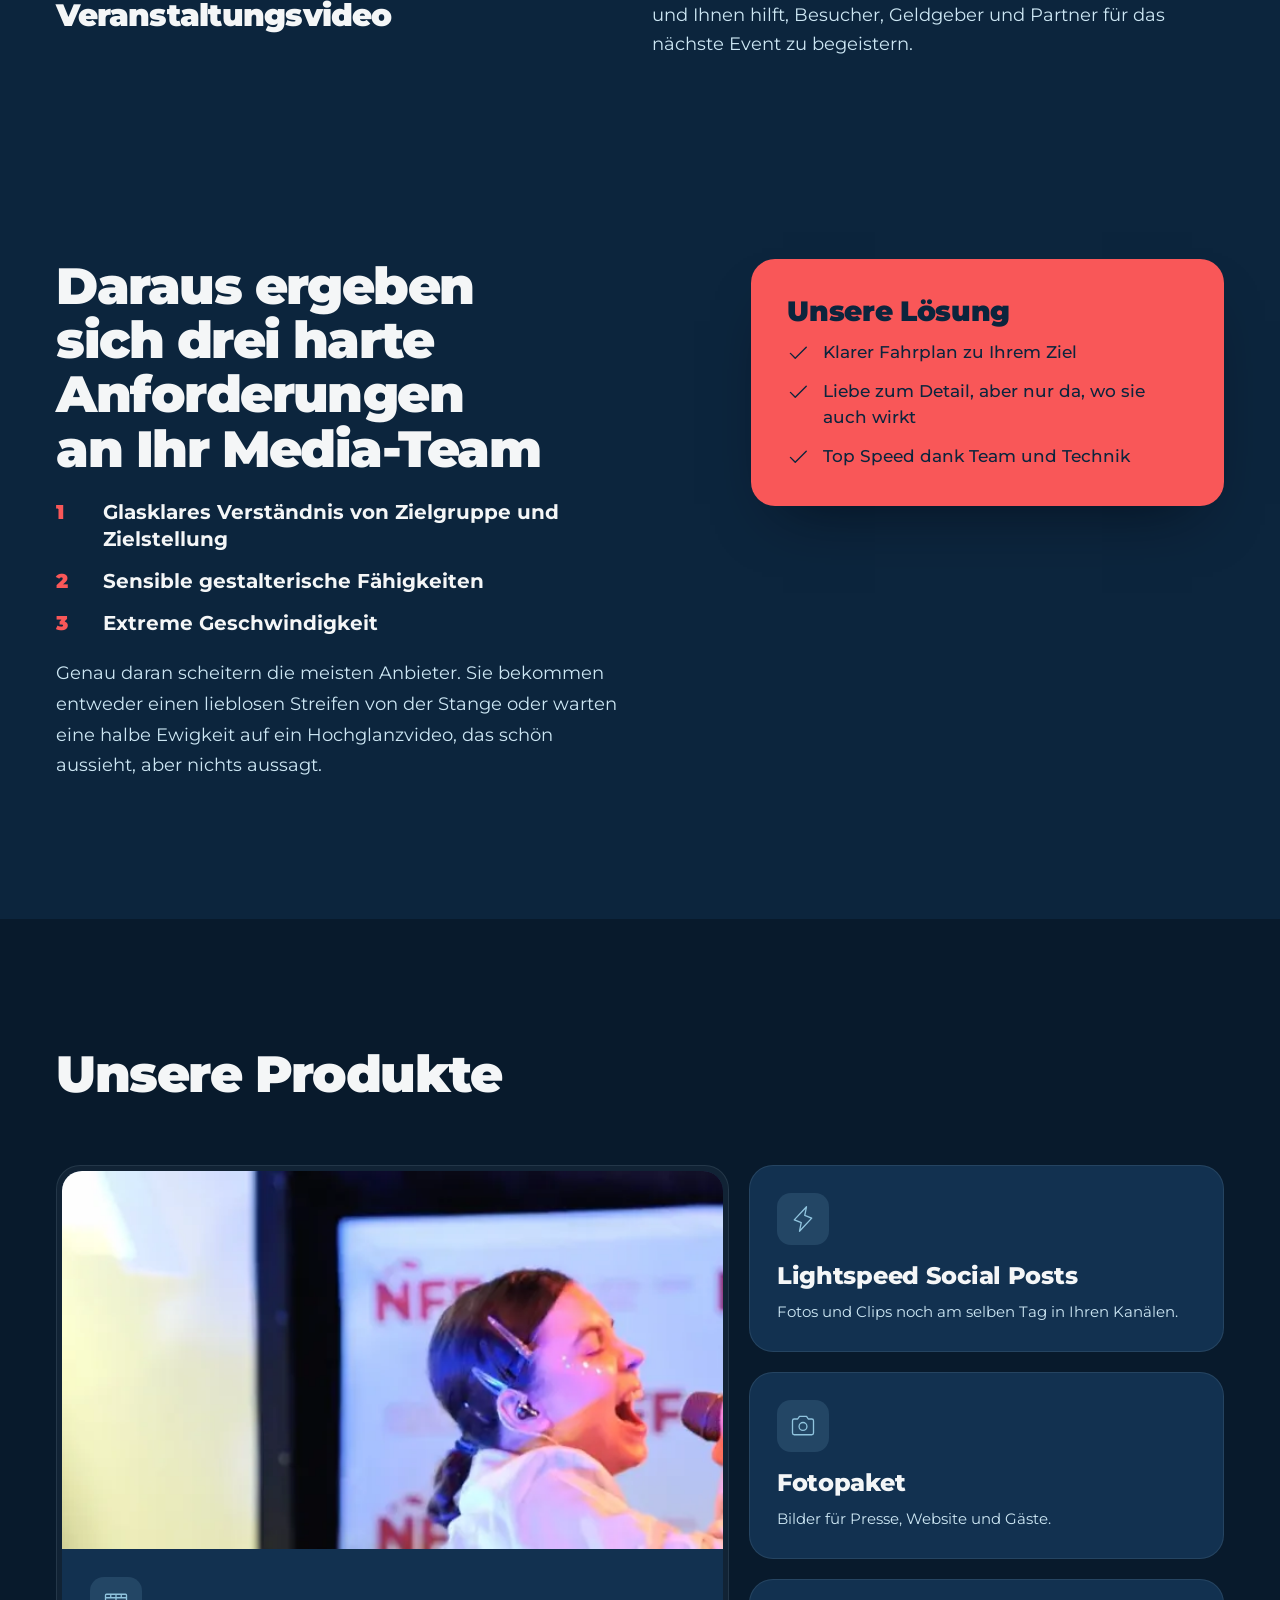
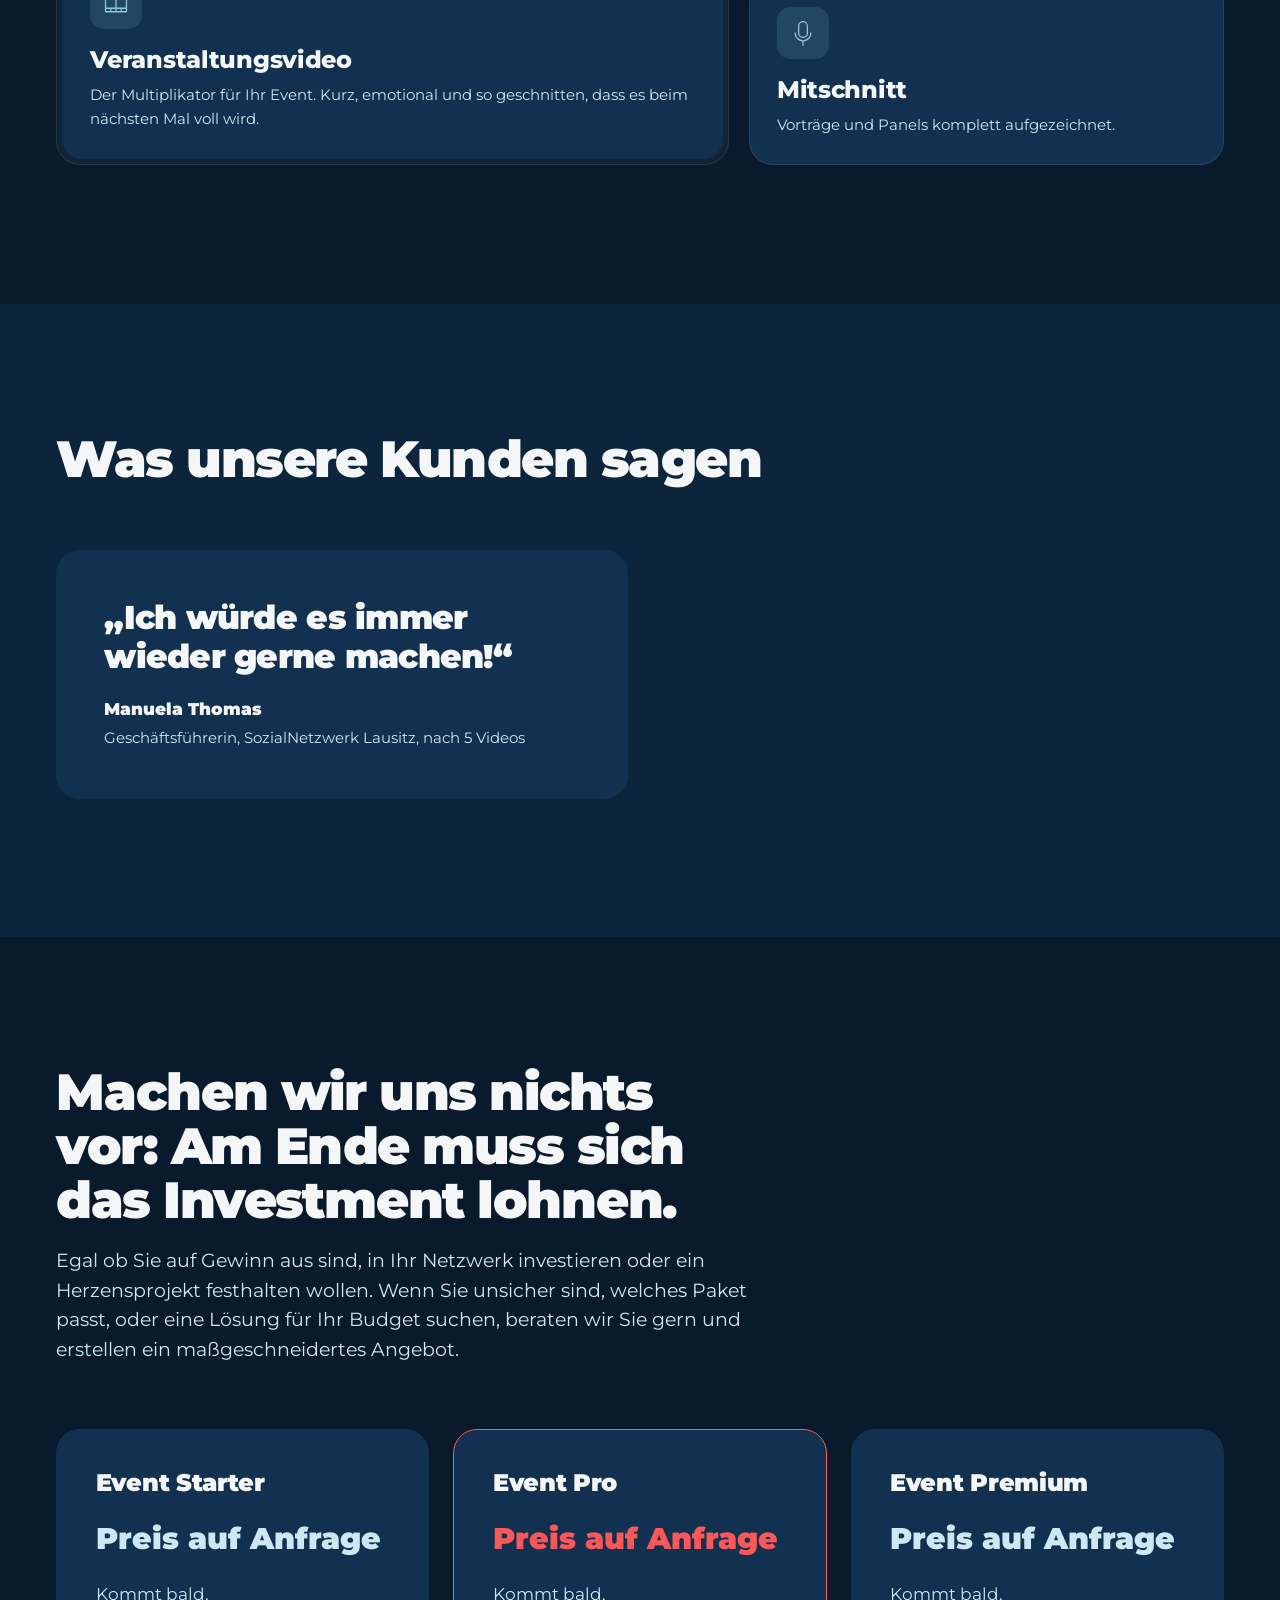
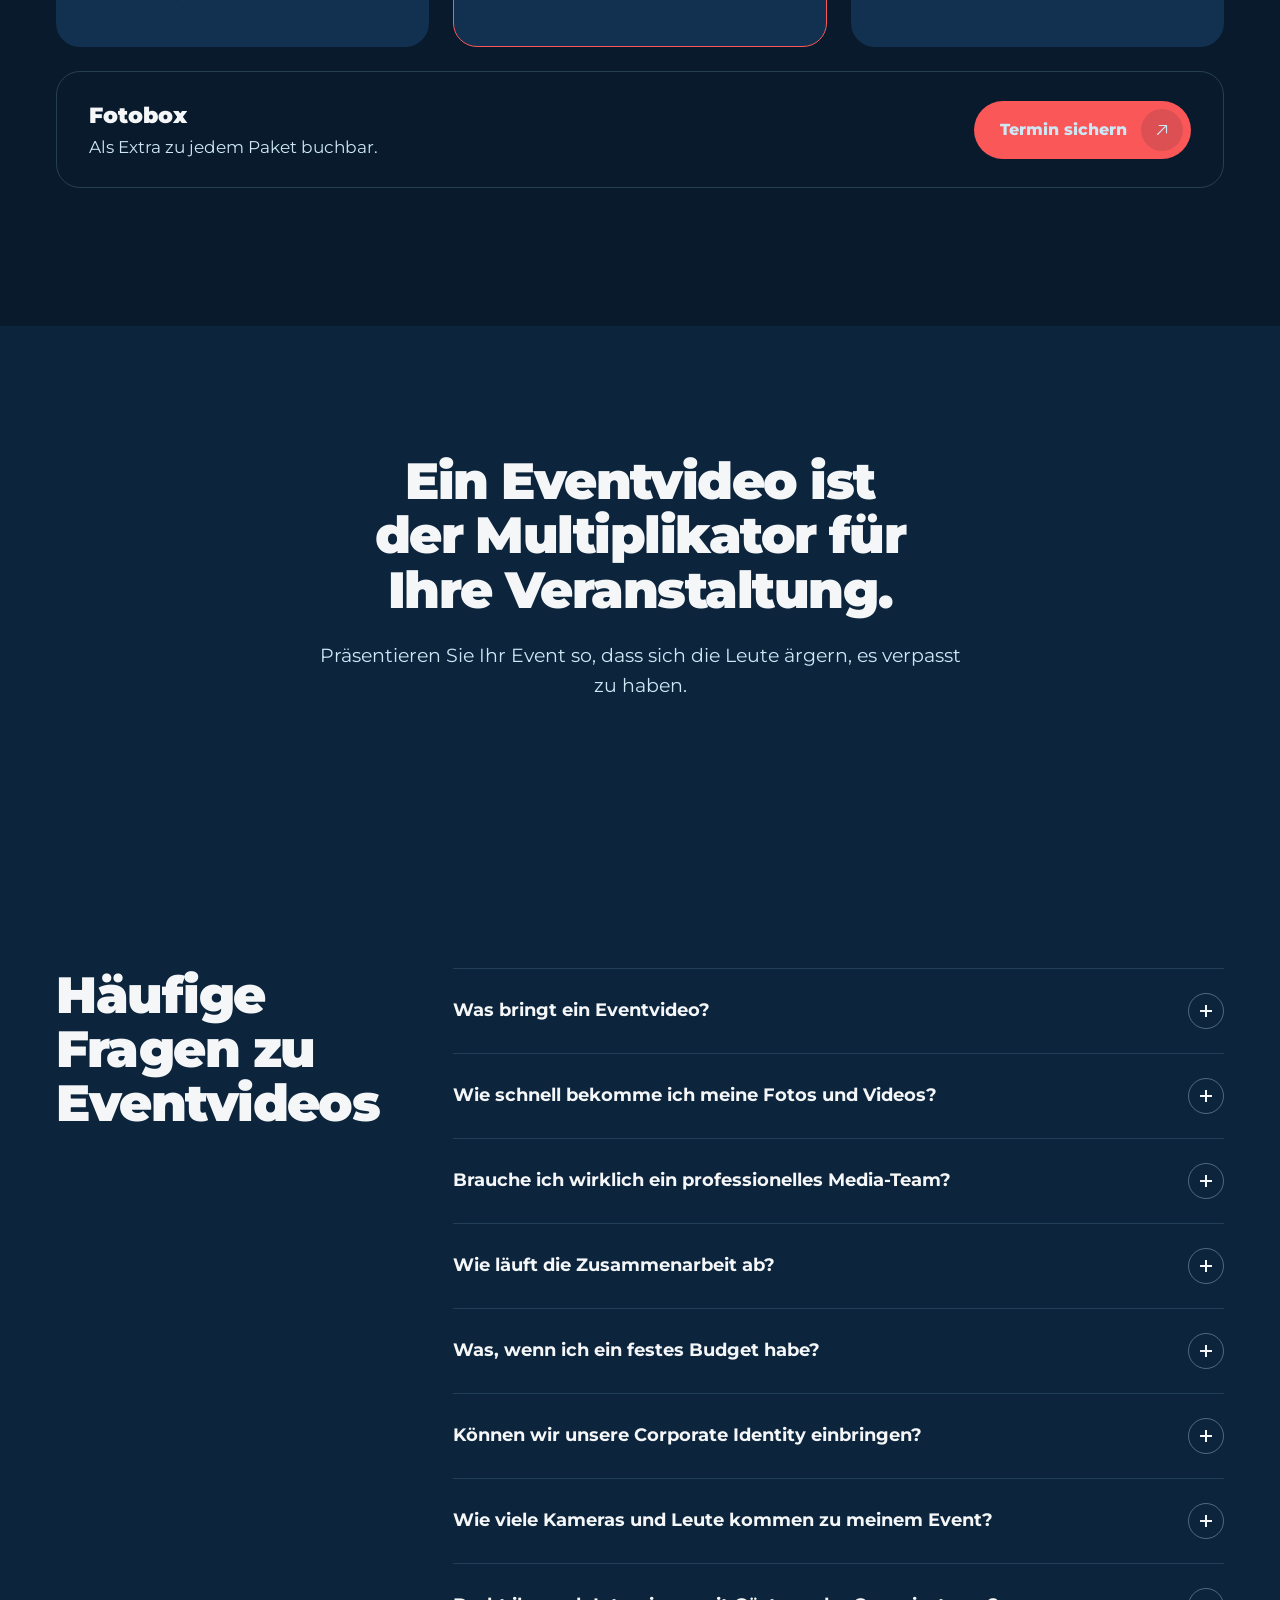
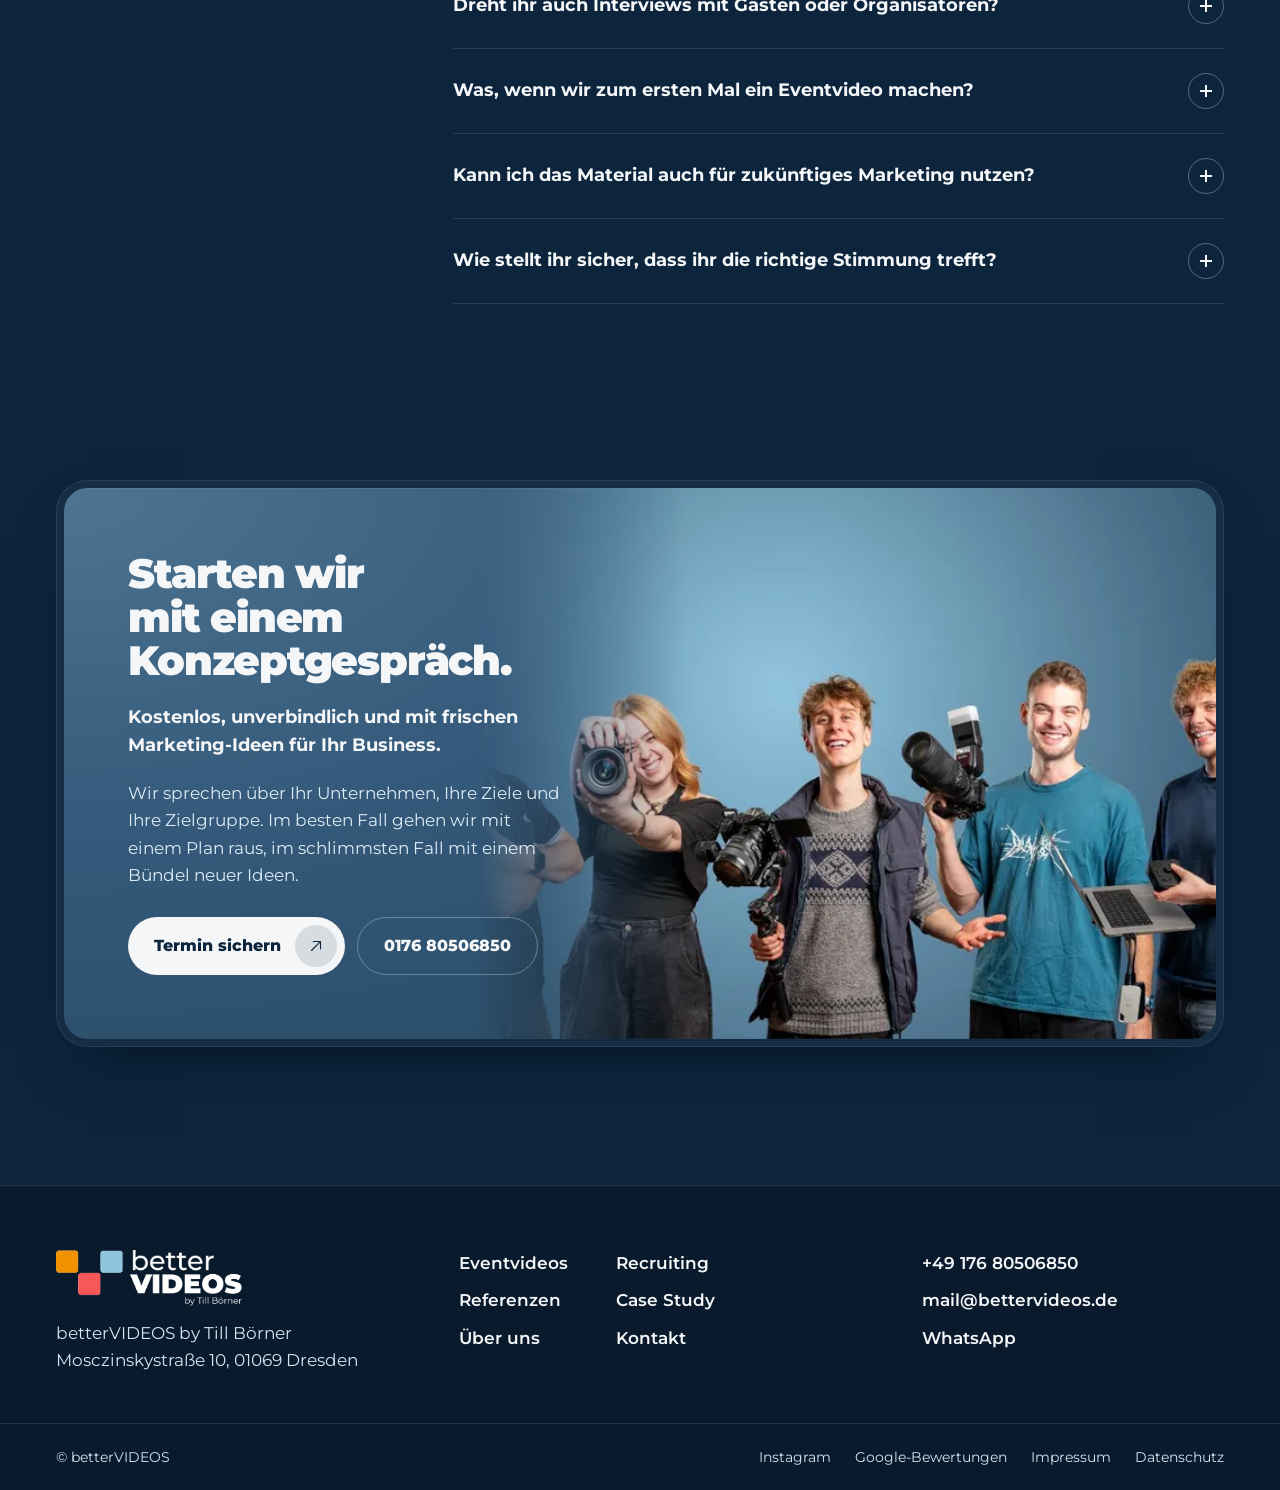
<file: eventvideo.html>
<!doctype html>
<html lang="de">
<head>
<meta charset="utf-8">
<meta name="viewport" content="width=device-width, initial-scale=1, viewport-fit=cover">
<title>Eventvideos | betterVIDEOS</title>
<meta name="description" content="Lassen Sie Ihr Event nicht verpuffen: Veranstaltungsvideo, Eventfotos und Social-Media-Posts am selben Tag aus Dresden.">
<meta name="theme-color" content="#0c253d">
<link rel="canonical" href="https://bettervideos.de/eventvideo.html">
<meta property="og:type" content="website">
<meta property="og:title" content="Eventvideos | betterVIDEOS">
<meta property="og:description" content="Lassen Sie Ihr Event nicht verpuffen: Veranstaltungsvideo, Eventfotos und Social-Media-Posts am selben Tag aus Dresden.">
<meta property="og:image" content="https://bettervideos.de/assets/img/team-1520.jpg">
<meta property="og:locale" content="de_DE">
<link rel="preload" href="assets/fonts/montserrat-var.woff2" as="font" type="font/woff2" crossorigin>
<link rel="stylesheet" href="assets/css/style.css">
<link rel="icon" type="image/svg+xml" href="data:image/svg+xml,%3Csvg xmlns='http://www.w3.org/2000/svg' viewBox='0 0 64 64'%3E%3Crect x='2' y='4' width='22' height='22' rx='4' fill='%23f39202'/%3E%3Crect x='40' y='4' width='22' height='22' rx='4' fill='%2390c4de'/%3E%3Crect x='21' y='38' width='22' height='22' rx='4' fill='%23f95758'/%3E%3C/svg%3E">
</head>
<body>
<a class="skip-link" href="#inhalt">Zum Inhalt springen</a>
<header class="site-header">
<div class="site-header__inner">
<a class="logo" href="index.html" aria-label="betterVIDEOS Startseite"><picture><source srcset="assets/img/logo.webp" type="image/webp"><img src="assets/img/logo.png" alt="betterVIDEOS by Till Börner" width="520" height="157"></picture></a>
<nav class="main-nav" aria-label="Hauptnavigation">
<a href="referenzen.html">Referenzen</a>
<a href="ueber-uns.html">Über uns</a>
</nav>
<div class="header-actions">
<a class="icon-btn" href="mailto:mail@bettervideos.de" aria-label="E-Mail schreiben"><svg xmlns="http://www.w3.org/2000/svg" width="20" height="20" aria-hidden="true" focusable="false" viewBox="0 0 256 256" fill="currentColor"><path d="M224,50H32a6,6,0,0,0-6,6V192a14,14,0,0,0,14,14H216a14,14,0,0,0,14-14V56A6,6,0,0,0,224,50ZM208.58,62,128,135.86,47.42,62ZM216,194H40a2,2,0,0,1-2-2V69.64l86,78.78a6,6,0,0,0,8.1,0L218,69.64V192A2,2,0,0,1,216,194Z"/></svg></a>
<a class="icon-btn" href="https://wa.me/4917680506850" aria-label="WhatsApp schreiben"><svg xmlns="http://www.w3.org/2000/svg" width="20" height="20" aria-hidden="true" focusable="false" viewBox="0 0 256 256" fill="currentColor"><path d="M186.68,146.63l-32-16a6,6,0,0,0-6,.38L133,141.46A42.49,42.49,0,0,1,114.54,123L125,107.33a6,6,0,0,0,.38-6l-16-32A6,6,0,0,0,104,66a38,38,0,0,0-38,38,86.1,86.1,0,0,0,86,86,38,38,0,0,0,38-38A6,6,0,0,0,186.68,146.63ZM152,178a74.09,74.09,0,0,1-74-74,26,26,0,0,1,22.42-25.75l12.66,25.32-10.39,15.58a6,6,0,0,0-.54,5.63,54.43,54.43,0,0,0,29.07,29.07,6,6,0,0,0,5.63-.54l15.58-10.39,25.32,12.66A26,26,0,0,1,152,178ZM128,26A102,102,0,0,0,38.35,176.69L26.73,211.56a14,14,0,0,0,17.71,17.71l34.87-11.62A102,102,0,1,0,128,26Zm0,192a90,90,0,0,1-45.06-12.08,6.09,6.09,0,0,0-3-.81,6.2,6.2,0,0,0-1.9.31L40.65,217.88a2,2,0,0,1-2.53-2.53L50.58,178a6,6,0,0,0-.5-4.91A90,90,0,1,1,128,218Z"/></svg></a>
<a class="call-btn" href="tel:+4917680506850" aria-label="Anrufen: 0176 80506850"><span class="call-btn__icon"><svg xmlns="http://www.w3.org/2000/svg" width="18" height="18" aria-hidden="true" focusable="false" viewBox="0 0 256 256" fill="currentColor"><path d="M222.37,158.46l-47.11-21.11-.13-.06a16,16,0,0,0-15.17,1.4,8.12,8.12,0,0,0-.75.56L134.87,160c-15.42-7.49-31.34-23.29-38.83-38.51l20.78-24.71c.2-.25.39-.5.57-.77a16,16,0,0,0,1.32-15.06l0-.12L97.54,33.64a16,16,0,0,0-16.62-9.52A56.26,56.26,0,0,0,32,80c0,79.4,64.6,144,144,144a56.26,56.26,0,0,0,55.88-48.92A16,16,0,0,0,222.37,158.46ZM176,208A128.14,128.14,0,0,1,48,80,40.2,40.2,0,0,1,82.87,40a.61.61,0,0,0,0,.12l21,47L83.2,111.86a6.13,6.13,0,0,0-.57.77,16,16,0,0,0-1,15.7c9.06,18.53,27.73,37.06,46.46,46.11a16,16,0,0,0,15.75-1.14,8.44,8.44,0,0,0,.74-.56L168.89,152l47,21.05h0s.08,0,.11,0A40.21,40.21,0,0,1,176,208Z"/></svg></span><span class="call-btn__label">0176 80506850</span></a>
<button class="menu-toggle" type="button" aria-expanded="false" aria-controls="mobile-menu" aria-label="Menü öffnen"><span></span><span></span></button>
</div>
</div>
</header>
<nav class="mobile-menu" id="mobile-menu" aria-label="Mobiles Menü" aria-hidden="true">
<a href="index.html">Start</a>
<a href="eventvideo.html" aria-current="page">Eventvideos</a>
<a href="recruiting.html">Recruiting</a>
<a href="referenzen.html">Referenzen</a>
<a href="ueber-uns.html">Über uns</a>
<a href="kontakt.html">Kontakt</a>
<div class="mobile-menu__contact">
<a href="tel:+4917680506850">0176 80506850</a>
<a href="https://wa.me/4917680506850">WhatsApp</a>
<a href="mailto:mail@bettervideos.de">mail@bettervideos.de</a>
</div>
</nav>

<main id="inhalt">

<section class="page-hero" data-hero aria-label="Einstieg">
<div class="wrap grid-12 split-hero">
<div class="split-hero__copy">
<h1 class="h1">Lassen Sie Ihr Event nicht einfach so verpuffen!</h1>
<p class="lead">Erzielen Sie maximale Wirkung, auch nach der Veranstaltung.</p>
<div class="btn-row"><a class="btn btn--primary" href="kontakt.html"><span>Termin sichern</span><span class="btn__icon"><svg xmlns="http://www.w3.org/2000/svg" width="18" height="18" aria-hidden="true" focusable="false" viewBox="0 0 256 256" fill="currentColor"><path d="M200,64V168a8,8,0,0,1-16,0V83.31L69.66,197.66a8,8,0,0,1-11.32-11.32L172.69,72H88a8,8,0,0,1,0-16H192A8,8,0,0,1,200,64Z"/></svg></span></a><a class="btn btn--ghost" href="#pakete">Pakete ansehen</a></div>
</div>
<figure class="bezel bezel--xl split-hero__photo"><span class="bezel__core"><picture><source type="image/webp" srcset="assets/img/bts-3-800.webp"><img src="assets/img/bts-3-800.jpg" alt="Fotograf von betterVIDEOS bei einer Veranstaltung" width="548" height="433" class="pos-62" fetchpriority="high"></picture></span></figure>
</div>
</section>

<section class="logos" aria-label="Diese Veranstalter setzen schon auf uns">
<div class="wrap"><p class="logos__label">Diese Veranstalter setzen schon auf uns</p></div>
<div class="logos__viewport"><div class="logos__track"><img src="assets/img/logos/sas.png" alt="Sächsische Agentur für Strukturentwicklung" loading="lazy" decoding="async"><img src="assets/img/logos/mdr.png" alt="MDR" loading="lazy" decoding="async"><img src="assets/img/logos/ard.png" alt="ARD" loading="lazy" decoding="async"><img src="assets/img/logos/cdu.png" alt="CDU Sachsen" loading="lazy" decoding="async"><img src="assets/img/logos/nff.png" alt="Neiße Filmfestival" loading="lazy" decoding="async"><img src="assets/img/logos/sommer-film-akademie.png" alt="Sommer Film Akademie" loading="lazy" decoding="async"><img src="assets/img/logos/sfa.png" alt="Sächsische Filmakademie" loading="lazy" decoding="async"><img src="assets/img/logos/loebau-lebt.png" alt="Löbau lebt" loading="lazy" decoding="async"><img src="assets/img/logos/waldorfschule.png" alt="Freie Waldorfschule Görlitz" loading="lazy" decoding="async"><img src="assets/img/logos/camillo-kino.png" alt="Camillo Kino" loading="lazy" decoding="async"><img src="assets/img/logos/quickstart-sachsen.png" alt="Quickstart Sachsen" loading="lazy" decoding="async"><img src="assets/img/logos/soziokultur.png" alt="Landesverband Soziokultur Sachsen" loading="lazy" decoding="async"><img src="assets/img/logos/erika-simon-stiftung.png" alt="Erika-Simon-Stiftung" loading="lazy" decoding="async"><img src="assets/img/logos/bestattungshaus-fieber.png" alt="Bestattungshaus Fieber" loading="lazy" decoding="async"><img src="assets/img/logos/racemap.png" alt="Racemap" loading="lazy" decoding="async"><img src="assets/img/logos/y-kollektiv.png" alt="Y-Kollektiv" loading="lazy" decoding="async"><img src="assets/img/logos/a-team.png" alt="A-Team" loading="lazy" decoding="async"><img src="assets/img/logos/aquaristik.png" alt="Aquaristik Studio" loading="lazy" decoding="async"><img src="assets/img/logos/bu.png" alt="BU" loading="lazy" decoding="async"><img src="assets/img/logos/sas.png" alt="" aria-hidden="true" loading="lazy" decoding="async"><img src="assets/img/logos/mdr.png" alt="" aria-hidden="true" loading="lazy" decoding="async"><img src="assets/img/logos/ard.png" alt="" aria-hidden="true" loading="lazy" decoding="async"><img src="assets/img/logos/cdu.png" alt="" aria-hidden="true" loading="lazy" decoding="async"><img src="assets/img/logos/nff.png" alt="" aria-hidden="true" loading="lazy" decoding="async"><img src="assets/img/logos/sommer-film-akademie.png" alt="" aria-hidden="true" loading="lazy" decoding="async"><img src="assets/img/logos/sfa.png" alt="" aria-hidden="true" loading="lazy" decoding="async"><img src="assets/img/logos/loebau-lebt.png" alt="" aria-hidden="true" loading="lazy" decoding="async"><img src="assets/img/logos/waldorfschule.png" alt="" aria-hidden="true" loading="lazy" decoding="async"><img src="assets/img/logos/camillo-kino.png" alt="" aria-hidden="true" loading="lazy" decoding="async"><img src="assets/img/logos/quickstart-sachsen.png" alt="" aria-hidden="true" loading="lazy" decoding="async"><img src="assets/img/logos/soziokultur.png" alt="" aria-hidden="true" loading="lazy" decoding="async"><img src="assets/img/logos/erika-simon-stiftung.png" alt="" aria-hidden="true" loading="lazy" decoding="async"><img src="assets/img/logos/bestattungshaus-fieber.png" alt="" aria-hidden="true" loading="lazy" decoding="async"><img src="assets/img/logos/racemap.png" alt="" aria-hidden="true" loading="lazy" decoding="async"><img src="assets/img/logos/y-kollektiv.png" alt="" aria-hidden="true" loading="lazy" decoding="async"><img src="assets/img/logos/a-team.png" alt="" aria-hidden="true" loading="lazy" decoding="async"><img src="assets/img/logos/aquaristik.png" alt="" aria-hidden="true" loading="lazy" decoding="async"><img src="assets/img/logos/bu.png" alt="" aria-hidden="true" loading="lazy" decoding="async"></div></div>
</section>


<section class="section" aria-labelledby="eventrefs">
<div class="wrap">
<div class="section-head section-head--row reveal">
<div class="stack"><h2 class="h2" id="eventrefs">Events, die nachwirken</h2></div>
<div class="vslider__controls"><button class="slider-btn" type="button" data-prev aria-label="Vorheriges Video"><svg xmlns="http://www.w3.org/2000/svg" width="20" height="20" aria-hidden="true" focusable="false" viewBox="0 0 256 256" fill="currentColor"><path d="M224,128a8,8,0,0,1-8,8H59.31l58.35,58.34a8,8,0,0,1-11.32,11.32l-72-72a8,8,0,0,1,0-11.32l72-72a8,8,0,0,1,11.32,11.32L59.31,120H216A8,8,0,0,1,224,128Z"/></svg></button><button class="slider-btn" type="button" data-next aria-label="Nächstes Video"><svg xmlns="http://www.w3.org/2000/svg" width="18" height="18" aria-hidden="true" focusable="false" viewBox="0 0 256 256" fill="currentColor"><path d="M221.66,133.66l-72,72a8,8,0,0,1-11.32-11.32L196.69,136H40a8,8,0,0,1,0-16H196.69L138.34,61.66a8,8,0,0,1,11.32-11.32l72,72A8,8,0,0,1,221.66,133.66Z"/></svg></button></div>
</div>
<div class="vslider" data-slider data-autoplay>
<div class="vslider__track" role="region" aria-label="Veranstaltungsvideos" tabindex="0">
<a class="vcard" href="https://vimeo.com/1182042656" data-vimeo="1182042656" data-title="SozialNetzwerk Lausitz: Generationendialog">
<span class="bezel vcard__bezel"><span class="bezel__core vcard__thumb"><span class="vcard__name" aria-hidden="true">SozialNetzwerk Lausitz</span><img class="vcard__still" data-thumb="1182042656" alt="" decoding="async" hidden><span class="vcard__play"><svg xmlns="http://www.w3.org/2000/svg" width="18" height="18" aria-hidden="true" focusable="false" viewBox="0 0 256 256" fill="currentColor"><path d="M240,128a15.74,15.74,0,0,1-7.6,13.51L88.32,229.65a16,16,0,0,1-16.2.3A15.86,15.86,0,0,1,64,216.13V39.87a15.86,15.86,0,0,1,8.12-13.82,16,16,0,0,1,16.2.3L232.4,114.49A15.74,15.74,0,0,1,240,128Z"/></svg></span></span></span>
<span class="vcard__meta"><strong>Generationendialog</strong><span>SozialNetzwerk Lausitz · Veranstaltungsvideo</span></span>
</a>
<a class="vcard" href="https://vimeo.com/1182041630" data-vimeo="1182041630" data-title="SozialNetzwerk Lausitz: Glückskongress">
<span class="bezel vcard__bezel"><span class="bezel__core vcard__thumb"><span class="vcard__name" aria-hidden="true">SozialNetzwerk Lausitz</span><img class="vcard__still" data-thumb="1182041630" alt="" decoding="async" hidden><span class="vcard__play"><svg xmlns="http://www.w3.org/2000/svg" width="18" height="18" aria-hidden="true" focusable="false" viewBox="0 0 256 256" fill="currentColor"><path d="M240,128a15.74,15.74,0,0,1-7.6,13.51L88.32,229.65a16,16,0,0,1-16.2.3A15.86,15.86,0,0,1,64,216.13V39.87a15.86,15.86,0,0,1,8.12-13.82,16,16,0,0,1,16.2.3L232.4,114.49A15.74,15.74,0,0,1,240,128Z"/></svg></span></span></span>
<span class="vcard__meta"><strong>Glückskongress</strong><span>SozialNetzwerk Lausitz · Veranstaltungsvideo</span></span>
</a>
<a class="vcard" href="https://vimeo.com/1180875905" data-vimeo="1180875905" data-title="SAS: Revierstammtisch Böhlen">
<span class="bezel vcard__bezel"><span class="bezel__core vcard__thumb"><img class="vcard__logo" src="assets/img/logos/sas.png" alt="" loading="lazy"><img class="vcard__still" data-thumb="1180875905" alt="" decoding="async" hidden><span class="vcard__play"><svg xmlns="http://www.w3.org/2000/svg" width="18" height="18" aria-hidden="true" focusable="false" viewBox="0 0 256 256" fill="currentColor"><path d="M240,128a15.74,15.74,0,0,1-7.6,13.51L88.32,229.65a16,16,0,0,1-16.2.3A15.86,15.86,0,0,1,64,216.13V39.87a15.86,15.86,0,0,1,8.12-13.82,16,16,0,0,1,16.2.3L232.4,114.49A15.74,15.74,0,0,1,240,128Z"/></svg></span></span></span>
<span class="vcard__meta"><strong>Revierstammtisch Böhlen</strong><span>SAS · Veranstaltungsvideo</span></span>
</a>
<a class="vcard" href="https://vimeo.com/1192613729" data-vimeo="1192613729" data-title="SAS: Strukturwandeltagung">
<span class="bezel vcard__bezel"><span class="bezel__core vcard__thumb"><img class="vcard__logo" src="assets/img/logos/sas.png" alt="" loading="lazy"><img class="vcard__still" data-thumb="1192613729" alt="" decoding="async" hidden><span class="vcard__play"><svg xmlns="http://www.w3.org/2000/svg" width="18" height="18" aria-hidden="true" focusable="false" viewBox="0 0 256 256" fill="currentColor"><path d="M240,128a15.74,15.74,0,0,1-7.6,13.51L88.32,229.65a16,16,0,0,1-16.2.3A15.86,15.86,0,0,1,64,216.13V39.87a15.86,15.86,0,0,1,8.12-13.82,16,16,0,0,1,16.2.3L232.4,114.49A15.74,15.74,0,0,1,240,128Z"/></svg></span></span></span>
<span class="vcard__meta"><strong>Strukturwandeltagung</strong><span>SAS · Veranstaltungsvideo</span></span>
</a>
<a class="vcard" href="https://vimeo.com/1192613730" data-vimeo="1192613730" data-title="SAS: Trinkwasserstrukturkonferenz">
<span class="bezel vcard__bezel"><span class="bezel__core vcard__thumb"><img class="vcard__logo" src="assets/img/logos/sas.png" alt="" loading="lazy"><img class="vcard__still" data-thumb="1192613730" alt="" decoding="async" hidden><span class="vcard__play"><svg xmlns="http://www.w3.org/2000/svg" width="18" height="18" aria-hidden="true" focusable="false" viewBox="0 0 256 256" fill="currentColor"><path d="M240,128a15.74,15.74,0,0,1-7.6,13.51L88.32,229.65a16,16,0,0,1-16.2.3A15.86,15.86,0,0,1,64,216.13V39.87a15.86,15.86,0,0,1,8.12-13.82,16,16,0,0,1,16.2.3L232.4,114.49A15.74,15.74,0,0,1,240,128Z"/></svg></span></span></span>
<span class="vcard__meta"><strong>Trinkwasserstrukturkonferenz</strong><span>SAS · Veranstaltungsvideo</span></span>
</a>
<a class="vcard" href="https://vimeo.com/1192559802" data-vimeo="1192559802" data-title="Pro Material: Kick-off Aftermovie">
<span class="bezel vcard__bezel"><span class="bezel__core vcard__thumb"><span class="vcard__name" aria-hidden="true">Pro Material</span><img class="vcard__still" data-thumb="1192559802" alt="" decoding="async" hidden><span class="vcard__play"><svg xmlns="http://www.w3.org/2000/svg" width="18" height="18" aria-hidden="true" focusable="false" viewBox="0 0 256 256" fill="currentColor"><path d="M240,128a15.74,15.74,0,0,1-7.6,13.51L88.32,229.65a16,16,0,0,1-16.2.3A15.86,15.86,0,0,1,64,216.13V39.87a15.86,15.86,0,0,1,8.12-13.82,16,16,0,0,1,16.2.3L232.4,114.49A15.74,15.74,0,0,1,240,128Z"/></svg></span></span></span>
<span class="vcard__meta"><strong>Kick-off Aftermovie</strong><span>Pro Material · Veranstaltungsvideo</span></span>
</a>
<a class="vcard" href="https://vimeo.com/1037210347" data-vimeo="1037210347" data-title="Kulturservice: Altstadtfest">
<span class="bezel vcard__bezel"><span class="bezel__core vcard__thumb"><span class="vcard__name" aria-hidden="true">Kulturservice</span><img class="vcard__still" data-thumb="1037210347" alt="" decoding="async" hidden><span class="vcard__play"><svg xmlns="http://www.w3.org/2000/svg" width="18" height="18" aria-hidden="true" focusable="false" viewBox="0 0 256 256" fill="currentColor"><path d="M240,128a15.74,15.74,0,0,1-7.6,13.51L88.32,229.65a16,16,0,0,1-16.2.3A15.86,15.86,0,0,1,64,216.13V39.87a15.86,15.86,0,0,1,8.12-13.82,16,16,0,0,1,16.2.3L232.4,114.49A15.74,15.74,0,0,1,240,128Z"/></svg></span></span></span>
<span class="vcard__meta"><strong>Altstadtfest</strong><span>Kulturservice · Veranstaltungsvideo</span></span>
</a>
<a class="vcard" href="https://vimeo.com/1192637543" data-vimeo="1192637543" data-title="Kulturservice: Christkindelmarkt">
<span class="bezel vcard__bezel"><span class="bezel__core vcard__thumb"><span class="vcard__name" aria-hidden="true">Kulturservice</span><img class="vcard__still" data-thumb="1192637543" alt="" decoding="async" hidden><span class="vcard__play"><svg xmlns="http://www.w3.org/2000/svg" width="18" height="18" aria-hidden="true" focusable="false" viewBox="0 0 256 256" fill="currentColor"><path d="M240,128a15.74,15.74,0,0,1-7.6,13.51L88.32,229.65a16,16,0,0,1-16.2.3A15.86,15.86,0,0,1,64,216.13V39.87a15.86,15.86,0,0,1,8.12-13.82,16,16,0,0,1,16.2.3L232.4,114.49A15.74,15.74,0,0,1,240,128Z"/></svg></span></span></span>
<span class="vcard__meta"><strong>Christkindelmarkt</strong><span>Kulturservice · Veranstaltungsvideo</span></span>
</a>
<a class="vcard" href="https://vimeo.com/1192568911" data-vimeo="1192568911" data-title="ODEG: Bemu Sonderfahrt">
<span class="bezel vcard__bezel"><span class="bezel__core vcard__thumb"><span class="vcard__name" aria-hidden="true">ODEG</span><img class="vcard__still" data-thumb="1192568911" alt="" decoding="async" hidden><span class="vcard__play"><svg xmlns="http://www.w3.org/2000/svg" width="18" height="18" aria-hidden="true" focusable="false" viewBox="0 0 256 256" fill="currentColor"><path d="M240,128a15.74,15.74,0,0,1-7.6,13.51L88.32,229.65a16,16,0,0,1-16.2.3A15.86,15.86,0,0,1,64,216.13V39.87a15.86,15.86,0,0,1,8.12-13.82,16,16,0,0,1,16.2.3L232.4,114.49A15.74,15.74,0,0,1,240,128Z"/></svg></span></span></span>
<span class="vcard__meta"><strong>Bemu Sonderfahrt</strong><span>ODEG · Veranstaltungsvideo</span></span>
</a>
</div>
</div>
</div>
</section>


<section class="section section--deep" aria-labelledby="warum">
<div class="wrap">
<div class="section-head reveal"><h2 class="h2" id="warum">Warum sich eine Eventbegleitung auszahlt</h2></div>
<div class="versus reveal">
<div class="versus__col versus__col--without"><h3>Ohne Eventbegleitung</h3><ul class="checklist"><li><svg xmlns="http://www.w3.org/2000/svg" width="20" height="20" aria-hidden="true" focusable="false" viewBox="0 0 256 256" fill="currentColor"><path d="M205.66,194.34a8,8,0,0,1-11.32,11.32L128,139.31,61.66,205.66a8,8,0,0,1-11.32-11.32L116.69,128,50.34,61.66A8,8,0,0,1,61.66,50.34L128,116.69l66.34-66.35a8,8,0,0,1,11.32,11.32L139.31,128Z"/></svg><span>Besuchern fehlen gute Medien zum Teilen, der Multiplikationseffekt geht verloren.</span></li><li><svg xmlns="http://www.w3.org/2000/svg" width="20" height="20" aria-hidden="true" focusable="false" viewBox="0 0 256 256" fill="currentColor"><path d="M205.66,194.34a8,8,0,0,1-11.32,11.32L128,139.31,61.66,205.66a8,8,0,0,1-11.32-11.32L116.69,128,50.34,61.66A8,8,0,0,1,61.66,50.34L128,116.69l66.34-66.35a8,8,0,0,1,11.32,11.32L139.31,128Z"/></svg><span>Die Wirkung ist auf die Anzahl der Anwesenden beschränkt.</span></li><li><svg xmlns="http://www.w3.org/2000/svg" width="20" height="20" aria-hidden="true" focusable="false" viewBox="0 0 256 256" fill="currentColor"><path d="M205.66,194.34a8,8,0,0,1-11.32,11.32L128,139.31,61.66,205.66a8,8,0,0,1-11.32-11.32L116.69,128,50.34,61.66A8,8,0,0,1,61.66,50.34L128,116.69l66.34-66.35a8,8,0,0,1,11.32,11.32L139.31,128Z"/></svg><span>Ihr Event gerät schnell in Vergessenheit.</span></li><li><svg xmlns="http://www.w3.org/2000/svg" width="20" height="20" aria-hidden="true" focusable="false" viewBox="0 0 256 256" fill="currentColor"><path d="M205.66,194.34a8,8,0,0,1-11.32,11.32L128,139.31,61.66,205.66a8,8,0,0,1-11.32-11.32L116.69,128,50.34,61.66A8,8,0,0,1,61.66,50.34L128,116.69l66.34-66.35a8,8,0,0,1,11.32,11.32L139.31,128Z"/></svg><span>Besucher für die Folgeveranstaltung zu begeistern, wird schwer.</span></li><li><svg xmlns="http://www.w3.org/2000/svg" width="20" height="20" aria-hidden="true" focusable="false" viewBox="0 0 256 256" fill="currentColor"><path d="M205.66,194.34a8,8,0,0,1-11.32,11.32L128,139.31,61.66,205.66a8,8,0,0,1-11.32-11.32L116.69,128,50.34,61.66A8,8,0,0,1,61.66,50.34L128,116.69l66.34-66.35a8,8,0,0,1,11.32,11.32L139.31,128Z"/></svg><span>Geldgeber für weitere Projekte zu gewinnen, wird schwer.</span></li></ul></div>
<div class="versus__col versus__col--with"><h3>Mit Eventbegleitung</h3><ul class="checklist"><li><svg xmlns="http://www.w3.org/2000/svg" width="22" height="22" aria-hidden="true" focusable="false" viewBox="0 0 256 256" fill="currentColor"><path d="M229.66,77.66l-128,128a8,8,0,0,1-11.32,0l-56-56a8,8,0,0,1,11.32-11.32L96,188.69,218.34,66.34a8,8,0,0,1,11.32,11.32Z"/></svg><span>Besucher teilen Impressionen und stecken ihr Netzwerk mit Begeisterung an.</span></li><li><svg xmlns="http://www.w3.org/2000/svg" width="22" height="22" aria-hidden="true" focusable="false" viewBox="0 0 256 256" fill="currentColor"><path d="M229.66,77.66l-128,128a8,8,0,0,1-11.32,0l-56-56a8,8,0,0,1,11.32-11.32L96,188.69,218.34,66.34a8,8,0,0,1,11.32,11.32Z"/></svg><span>Öffentlichkeitswirkung weit über den Saal hinaus.</span></li><li><svg xmlns="http://www.w3.org/2000/svg" width="22" height="22" aria-hidden="true" focusable="false" viewBox="0 0 256 256" fill="currentColor"><path d="M229.66,77.66l-128,128a8,8,0,0,1-11.32,0l-56-56a8,8,0,0,1,11.32-11.32L96,188.69,218.34,66.34a8,8,0,0,1,11.32,11.32Z"/></svg><span>Die Momente sind authentisch festgehalten und klingen nach.</span></li><li><svg xmlns="http://www.w3.org/2000/svg" width="22" height="22" aria-hidden="true" focusable="false" viewBox="0 0 256 256" fill="currentColor"><path d="M229.66,77.66l-128,128a8,8,0,0,1-11.32,0l-56-56a8,8,0,0,1,11.32-11.32L96,188.69,218.34,66.34a8,8,0,0,1,11.32,11.32Z"/></svg><span>Werbematerial für die nächsten Jahre.</span></li><li><svg xmlns="http://www.w3.org/2000/svg" width="22" height="22" aria-hidden="true" focusable="false" viewBox="0 0 256 256" fill="currentColor"><path d="M229.66,77.66l-128,128a8,8,0,0,1-11.32,0l-56-56a8,8,0,0,1,11.32-11.32L96,188.69,218.34,66.34a8,8,0,0,1,11.32,11.32Z"/></svg><span>Ihr Video erreicht Ihre Unterstützer und hilft bei der Finanzierung.</span></li></ul></div>
</div>
</div>
</section>

<section class="section" aria-labelledby="medien">
<div class="wrap">
<div class="section-head reveal"><h2 class="h2" id="medien">Damit Ihr Event durch die Medien geht, braucht es zuerst mal: Medien.</h2></div>
<div class="media-rows reveal">
<div class="grid-12 media-row"><h3>Professionelle Fotos</h3><p>Die Ihre Besucher stolz posten, wenn sie von Ihrem Event schwärmen.</p></div>
<div class="grid-12 media-row"><h3>Tagesaktuelle Impressionen</h3><p>Die schnell in der Timeline Ihrer Zuschauer landen. Das Eisen schmieden, solange es heiß ist.</p></div>
<div class="grid-12 media-row"><h3>Ein zeitloses Veranstaltungsvideo</h3><p>Das Botschaft und Gefühl Ihrer Veranstaltung lebendig hält und Ihnen hilft, Besucher, Geldgeber und Partner für das nächste Event zu begeistern.</p></div>
</div>
</div>
</section>

<section class="section section--tight-top" aria-labelledby="anforderungen">
<div class="wrap grid-12 split">
<div class="split__a reveal">
<h2 class="h2" id="anforderungen">Daraus ergeben sich drei harte Anforderungen an Ihr Media-Team</h2>
<ol class="numbered">
<li>Glasklares Verständnis von Zielgruppe und Zielstellung</li>
<li>Sensible gestalterische Fähigkeiten</li>
<li>Extreme Geschwindigkeit</li>
</ol>
<p class="body-lg muted">Genau daran scheitern die meisten Anbieter. Sie bekommen entweder einen lieblosen Streifen von der Stange oder warten eine halbe Ewigkeit auf ein Hochglanzvideo, das schön aussieht, aber nichts aussagt.</p>
</div>
<div class="split__b reveal">
<div class="card card--accent">
<h3 class="h3 h3--lg">Unsere Lösung</h3>
<ul class="checklist">
<li><svg xmlns="http://www.w3.org/2000/svg" width="22" height="22" aria-hidden="true" focusable="false" viewBox="0 0 256 256" fill="currentColor"><path d="M229.66,77.66l-128,128a8,8,0,0,1-11.32,0l-56-56a8,8,0,0,1,11.32-11.32L96,188.69,218.34,66.34a8,8,0,0,1,11.32,11.32Z"/></svg><span>Klarer Fahrplan zu Ihrem Ziel</span></li>
<li><svg xmlns="http://www.w3.org/2000/svg" width="22" height="22" aria-hidden="true" focusable="false" viewBox="0 0 256 256" fill="currentColor"><path d="M229.66,77.66l-128,128a8,8,0,0,1-11.32,0l-56-56a8,8,0,0,1,11.32-11.32L96,188.69,218.34,66.34a8,8,0,0,1,11.32,11.32Z"/></svg><span>Liebe zum Detail, aber nur da, wo sie auch wirkt</span></li>
<li><svg xmlns="http://www.w3.org/2000/svg" width="22" height="22" aria-hidden="true" focusable="false" viewBox="0 0 256 256" fill="currentColor"><path d="M229.66,77.66l-128,128a8,8,0,0,1-11.32,0l-56-56a8,8,0,0,1,11.32-11.32L96,188.69,218.34,66.34a8,8,0,0,1,11.32,11.32Z"/></svg><span>Top Speed dank Team und Technik</span></li>
</ul>
</div>
</div>
</div>
</section>

<section class="section section--deep" aria-labelledby="produkte">
<div class="wrap">
<div class="section-head reveal"><h2 class="h2" id="produkte">Unsere Produkte</h2></div>
<div class="products" data-stagger>
<article class="bezel product product--hero"><div class="bezel__core">
<picture><source type="image/webp" srcset="assets/img/hero-event-1000.webp"><img src="assets/img/hero-event-1000.jpg" alt="Auftritt beim Neiße Filmfestival" width="1000" height="337" loading="lazy" decoding="async"></picture>
<div class="product__text"><span class="card__icon"><svg xmlns="http://www.w3.org/2000/svg" width="28" height="28" aria-hidden="true" focusable="false" viewBox="0 0 256 256" fill="currentColor"><path d="M216,42H40A14,14,0,0,0,26,56V200a14,14,0,0,0,14,14H216a14,14,0,0,0,14-14V56A14,14,0,0,0,216,42ZM38,86h84v84H38Zm96-12V54h36V74Zm-12,0H86V54h36Zm0,108v20H86V182Zm12,0h36v20H134Zm0-12V86h84v84ZM218,56V74H182V54h34A2,2,0,0,1,218,56ZM40,54H74V74H38V56A2,2,0,0,1,40,54ZM38,200V182H74v20H40A2,2,0,0,1,38,200Zm178,2H182V182h36v18A2,2,0,0,1,216,202Z"/></svg></span><h3 class="h3">Veranstaltungsvideo</h3><p>Der Multiplikator für Ihr Event. Kurz, emotional und so geschnitten, dass es beim nächsten Mal voll wird.</p></div>
</div></article>
<article class="product"><span class="card__icon"><svg xmlns="http://www.w3.org/2000/svg" width="28" height="28" aria-hidden="true" focusable="false" viewBox="0 0 256 256" fill="currentColor"><path d="M213.84,118.63a6,6,0,0,0-3.73-4.25L150.88,92.17l15-75a6,6,0,0,0-10.27-5.27l-112,120a6,6,0,0,0,2.28,9.71l59.23,22.21-15,75a6,6,0,0,0,3.14,6.52A6.07,6.07,0,0,0,96,246a6,6,0,0,0,4.39-1.91l112-120A6,6,0,0,0,213.84,118.63ZM106,220.46l11.85-59.28a6,6,0,0,0-3.77-6.8l-55.6-20.85,91.46-98L138.12,94.82a6,6,0,0,0,3.77,6.8l55.6,20.85Z"/></svg></span><h3 class="h3">Lightspeed Social Posts</h3><p>Fotos und Clips noch am selben Tag in Ihren Kanälen.</p></article>
<article class="product"><span class="card__icon"><svg xmlns="http://www.w3.org/2000/svg" width="28" height="28" aria-hidden="true" focusable="false" viewBox="0 0 256 256" fill="currentColor"><path d="M208,58H179.21L165,36.67A6,6,0,0,0,160,34H96a6,6,0,0,0-5,2.67L76.78,58H48A22,22,0,0,0,26,80V192a22,22,0,0,0,22,22H208a22,22,0,0,0,22-22V80A22,22,0,0,0,208,58Zm10,134a10,10,0,0,1-10,10H48a10,10,0,0,1-10-10V80A10,10,0,0,1,48,70H80a6,6,0,0,0,5-2.67L99.21,46h57.57L171,67.33A6,6,0,0,0,176,70h32a10,10,0,0,1,10,10ZM128,90a42,42,0,1,0,42,42A42,42,0,0,0,128,90Zm0,72a30,30,0,1,1,30-30A30,30,0,0,1,128,162Z"/></svg></span><h3 class="h3">Fotopaket</h3><p>Bilder für Presse, Website und Gäste.</p></article>
<article class="product"><span class="card__icon"><svg xmlns="http://www.w3.org/2000/svg" width="28" height="28" aria-hidden="true" focusable="false" viewBox="0 0 256 256" fill="currentColor"><path d="M128,174a46.06,46.06,0,0,0,46-46V64a46,46,0,0,0-92,0v64A46.06,46.06,0,0,0,128,174ZM94,64a34,34,0,0,1,68,0v64a34,34,0,0,1-68,0Zm40,141.75V240a6,6,0,0,1-12,0V205.75A78.09,78.09,0,0,1,50,128a6,6,0,0,1,12,0,66,66,0,0,0,132,0,6,6,0,0,1,12,0A78.09,78.09,0,0,1,134,205.75Z"/></svg></span><h3 class="h3">Mitschnitt</h3><p>Vorträge und Panels komplett aufgezeichnet.</p></article>
</div>
</div>
</section>

<section class="section" aria-labelledby="stimmen">
<div class="wrap">
<div class="section-head reveal"><h2 class="h2" id="stimmen">Was unsere Kunden sagen</h2></div>
<div class="cards-2 reveal">
<blockquote class="quote-card"><p>„Ich würde es immer wieder gerne machen!“</p><footer><strong>Manuela Thomas</strong><span>Geschäftsführerin, SozialNetzwerk Lausitz, nach 5 Videos</span></footer></blockquote>
</div>
</div>
</section>

<section class="section section--deep" id="pakete" aria-labelledby="pakete-h">
<div class="wrap">
<div class="section-head reveal">
<h2 class="h2" id="pakete-h">Machen wir uns nichts vor: Am Ende muss sich das Investment lohnen.</h2>
<p class="lead">Egal ob Sie auf Gewinn aus sind, in Ihr Netzwerk investieren oder ein Herzensprojekt festhalten wollen. Wenn Sie unsicher sind, welches Paket passt, oder eine Lösung für Ihr Budget suchen, beraten wir Sie gern und erstellen ein maßgeschneidertes Angebot.</p>
</div>
<div class="packages reveal">
<article class="package"><h3 class="h3 h3--strong">Event Starter</h3><p class="package__price">Preis auf Anfrage</p><p>Kommt bald.</p></article>
<article class="package package--featured"><h3 class="h3 h3--strong">Event Pro</h3><p class="package__price">Preis auf Anfrage</p><p>Kommt bald.</p></article>
<article class="package"><h3 class="h3 h3--strong">Event Premium</h3><p class="package__price">Preis auf Anfrage</p><p>Kommt bald.</p></article>
</div>
<div class="package-extra reveal">
<div><strong>Fotobox</strong><span>Als Extra zu jedem Paket buchbar.</span></div>
<a class="btn btn--primary" href="kontakt.html"><span>Termin sichern</span><span class="btn__icon"><svg xmlns="http://www.w3.org/2000/svg" width="18" height="18" aria-hidden="true" focusable="false" viewBox="0 0 256 256" fill="currentColor"><path d="M200,64V168a8,8,0,0,1-16,0V83.31L69.66,197.66a8,8,0,0,1-11.32-11.32L172.69,72H88a8,8,0,0,1,0-16H192A8,8,0,0,1,200,64Z"/></svg></span></a>
</div>
</div>
</section>

<section class="section" aria-labelledby="fomo">
<div class="wrap statement reveal">
<h2 class="h2" id="fomo">Ein Eventvideo ist der Multiplikator für Ihre Veranstaltung.</h2>
<p>Präsentieren Sie Ihr Event so, dass sich die Leute ärgern, es verpasst zu haben.</p>
</div>
</section>

<section class="section" aria-labelledby="faq">
<div class="wrap grid-12 faq-wrap">
<div class="faq-intro reveal"><h2 class="h2" id="faq">Häufige Fragen zu Eventvideos</h2></div>
<div class="faq reveal">
<details><summary>Was bringt ein Eventvideo?<span class="faq__plus" aria-hidden="true"></span></summary><div class="faq__answer"><p>Ihr Event wirkt über den Tag hinaus. Besucher teilen die Impressionen und stecken ihr Netzwerk an. Und Sie haben Material, um Besucher, Partner und Geldgeber für die nächste Veranstaltung zu begeistern.</p></div></details>
<details><summary>Wie schnell bekomme ich meine Fotos und Videos?<span class="faq__plus" aria-hidden="true"></span></summary><div class="faq__answer"><p>Unsere Fotos sind am selben Tag verfügbar (Lightspeed Social Posts). Das Veranstaltungsvideo folgt je nach Tarif. Wir arbeiten im Team und mit einer klaren Storyline, damit kein Projekt ewig in der Pipeline hängt.</p></div></details>
<details><summary>Brauche ich wirklich ein professionelles Media-Team?<span class="faq__plus" aria-hidden="true"></span></summary><div class="faq__answer"><p>Wenn Ihr Event über die vier Wände des Veranstaltungsortes hinaus wirken soll: ja. Ohne starkes Media-Team bleibt die Außenwirkung begrenzt, die Teilbarkeit gering, und der Multiplikationseffekt verpufft.</p></div></details>
<details><summary>Wie läuft die Zusammenarbeit ab?<span class="faq__plus" aria-hidden="true"></span></summary><div class="faq__answer"><ul><li>Unverbindliche Anfrage per Telefon, Mail oder Formular</li><li>Kostenloser Kick-off-Call (20 bis 60 Minuten): Wir klären, ob eine Zusammenarbeit Sinn ergibt, entwickeln Medienstrategie und Dramaturgie passend zu Ziel, Zielgruppe und Budget, klären die Logistik und erstellen einen Zeitplan</li><li>Angebot am selben Tag</li><li>Umsetzung am Eventtag vor Ort</li><li>Lieferung Ihrer Medien, je nach Tarif sogar am selben Tag</li></ul></div></details>
<details><summary>Was, wenn ich ein festes Budget habe?<span class="faq__plus" aria-hidden="true"></span></summary><div class="faq__answer"><p>Mehr gestalterische Perfektion, Geschwindigkeit und Sicherheit kosten auch mehr Geld. Bei festem Budget sprechen wir ab, was Ihnen wichtig ist und was sich am meisten lohnt. Lieber ein schlankes Paket mit Wirkung als Geld in die falschen Leistungen zu versenken.</p></div></details>
<details><summary>Können wir unsere Corporate Identity einbringen?<span class="faq__plus" aria-hidden="true"></span></summary><div class="faq__answer"><p>Natürlich. Farben, Schriften, Mood und Tonalität: Wir passen Foto- und Videostil an Ihre Marke an, ohne dass es künstlich wirkt.</p></div></details>
<details><summary>Wie viele Kameras und Leute kommen zu meinem Event?<span class="faq__plus" aria-hidden="true"></span></summary><div class="faq__answer"><p>Das hängt vom Paket ab. Wir schicken so wenige Menschen wie möglich, aber so viele wie nötig, um Geschwindigkeit und Qualität sicherzustellen.</p></div></details>
<details><summary>Dreht ihr auch Interviews mit Gästen oder Organisatoren?<span class="faq__plus" aria-hidden="true"></span></summary><div class="faq__answer"><p>Ja. Interviews sind oft ein großer emotionaler Hebel, um die Botschaft des Events nach außen zu tragen. Wir führen sie authentisch, locker und zielgerichtet.</p></div></details>
<details><summary>Was, wenn wir zum ersten Mal ein Eventvideo machen?<span class="faq__plus" aria-hidden="true"></span></summary><div class="faq__answer"><p>Dann sind Sie bei uns richtig. Wir führen Sie durch den ganzen Prozess, beraten strategisch und sorgen dafür, dass das Ergebnis genau das kommuniziert, was Ihnen wichtig ist.</p></div></details>
<details><summary>Kann ich das Material auch für zukünftiges Marketing nutzen?<span class="faq__plus" aria-hidden="true"></span></summary><div class="faq__answer"><p>Unbedingt. Ihr Video wird so gestaltet, dass Sie es für Folgeveranstaltungen, Sponsorenpitches, Social Media, Anzeigen und PR nutzen können.</p></div></details>
<details><summary>Wie stellt ihr sicher, dass ihr die richtige Stimmung trefft?<span class="faq__plus" aria-hidden="true"></span></summary><div class="faq__answer"><ul><li>ein glasklares Briefing</li><li>Erfahrung aus vielen Events</li><li>sensibel gestaltetes Storytelling</li><li>ein verdammt gutes Gespür für Menschen</li></ul></div></details>
</div>
</div>
</section>


<section class="section section--cta" aria-labelledby="konzeptgespraech">
<div class="wrap">
<div class="bezel bezel--xl reveal">
<div class="bezel__core cta-panel">
<div class="cta-panel__text">
<h2 class="h2" id="konzeptgespraech">Starten wir mit einem Konzeptgespräch.</h2>
<p class="cta-panel__sub">Kostenlos, unverbindlich und mit frischen Marketing-Ideen für Ihr Business.</p>
<p class="cta-panel__body">Wir sprechen über Ihr Unternehmen, Ihre Ziele und Ihre Zielgruppe. Im besten Fall gehen wir mit einem Plan raus, im schlimmsten Fall mit einem Bündel neuer Ideen.</p>
<div class="btn-row">
<a class="btn btn--light" href="kontakt.html"><span>Termin sichern</span><span class="btn__icon"><svg xmlns="http://www.w3.org/2000/svg" width="18" height="18" aria-hidden="true" focusable="false" viewBox="0 0 256 256" fill="currentColor"><path d="M200,64V168a8,8,0,0,1-16,0V83.31L69.66,197.66a8,8,0,0,1-11.32-11.32L172.69,72H88a8,8,0,0,1,0-16H192A8,8,0,0,1,200,64Z"/></svg></span></a>
<a class="btn btn--ghost" href="tel:+4917680506850">0176 80506850</a>
</div>
</div>
<figure class="cta-panel__photo"><picture><source type="image/webp" srcset="assets/img/team-800.webp 800w, assets/img/team-1520.webp 1520w" sizes="(max-width: 860px) 92vw, 720px"><img src="assets/img/team-800.jpg" srcset="assets/img/team-800.jpg 800w, assets/img/team-1520.jpg 1520w" sizes="(max-width: 860px) 92vw, 720px" alt="Das betterVIDEOS-Team mit Kameras vor blauem Hintergrund" width="1520" height="931" loading="lazy" decoding="async"></picture></figure>
</div>
</div>
</div>
</section>

</main>
<footer class="site-footer">
<div class="wrap footer-top">
<div class="footer-brand">
<a class="logo" href="index.html" aria-label="betterVIDEOS Startseite"><picture><source srcset="assets/img/logo.webp" type="image/webp"><img src="assets/img/logo.png" alt="betterVIDEOS by Till Börner" width="520" height="157"></picture></a>
<address>betterVIDEOS by Till Börner<br>Mosczinskystraße 10, 01069 Dresden</address>
</div>
<nav class="footer-nav" aria-label="Seiten">
<a href="eventvideo.html">Eventvideos</a>
<a href="recruiting.html">Recruiting</a>
<a href="referenzen.html">Referenzen</a>
<a href="case-study-conrad-clemens.html">Case Study</a>
<a href="ueber-uns.html">Über uns</a>
<a href="kontakt.html">Kontakt</a>
</nav>
<div class="footer-contact">
<a href="tel:+4917680506850">+49 176 80506850</a>
<a href="mailto:mail@bettervideos.de">mail@bettervideos.de</a>
<a href="https://wa.me/4917680506850">WhatsApp</a>
</div>
</div>
<div class="wrap footer-bar">
<span>© betterVIDEOS</span>
<nav aria-label="Rechtliches">
<a href="https://www.instagram.com/tillderburner/">Instagram</a>
<a href="https://www.google.com/maps/search/?api=1&query=betterVIDEOS%20Dresden">Google-Bewertungen</a>
<a href="impressum.html">Impressum</a>
<a href="datenschutz.html">Datenschutz</a>
</nav>
</div>
</footer>
<div class="contact-bar" aria-label="Schnellkontakt">
<a class="contact-bar__call" href="tel:+4917680506850"><svg xmlns="http://www.w3.org/2000/svg" width="18" height="18" aria-hidden="true" focusable="false" viewBox="0 0 256 256" fill="currentColor"><path d="M222.37,158.46l-47.11-21.11-.13-.06a16,16,0,0,0-15.17,1.4,8.12,8.12,0,0,0-.75.56L134.87,160c-15.42-7.49-31.34-23.29-38.83-38.51l20.78-24.71c.2-.25.39-.5.57-.77a16,16,0,0,0,1.32-15.06l0-.12L97.54,33.64a16,16,0,0,0-16.62-9.52A56.26,56.26,0,0,0,32,80c0,79.4,64.6,144,144,144a56.26,56.26,0,0,0,55.88-48.92A16,16,0,0,0,222.37,158.46ZM176,208A128.14,128.14,0,0,1,48,80,40.2,40.2,0,0,1,82.87,40a.61.61,0,0,0,0,.12l21,47L83.2,111.86a6.13,6.13,0,0,0-.57.77,16,16,0,0,0-1,15.7c9.06,18.53,27.73,37.06,46.46,46.11a16,16,0,0,0,15.75-1.14,8.44,8.44,0,0,0,.74-.56L168.89,152l47,21.05h0s.08,0,.11,0A40.21,40.21,0,0,1,176,208Z"/></svg><span>Anrufen</span></a>
<a class="contact-bar__wa" href="https://wa.me/4917680506850"><svg xmlns="http://www.w3.org/2000/svg" width="20" height="20" aria-hidden="true" focusable="false" viewBox="0 0 256 256" fill="currentColor"><path d="M186.68,146.63l-32-16a6,6,0,0,0-6,.38L133,141.46A42.49,42.49,0,0,1,114.54,123L125,107.33a6,6,0,0,0,.38-6l-16-32A6,6,0,0,0,104,66a38,38,0,0,0-38,38,86.1,86.1,0,0,0,86,86,38,38,0,0,0,38-38A6,6,0,0,0,186.68,146.63ZM152,178a74.09,74.09,0,0,1-74-74,26,26,0,0,1,22.42-25.75l12.66,25.32-10.39,15.58a6,6,0,0,0-.54,5.63,54.43,54.43,0,0,0,29.07,29.07,6,6,0,0,0,5.63-.54l15.58-10.39,25.32,12.66A26,26,0,0,1,152,178ZM128,26A102,102,0,0,0,38.35,176.69L26.73,211.56a14,14,0,0,0,17.71,17.71l34.87-11.62A102,102,0,1,0,128,26Zm0,192a90,90,0,0,1-45.06-12.08,6.09,6.09,0,0,0-3-.81,6.2,6.2,0,0,0-1.9.31L40.65,217.88a2,2,0,0,1-2.53-2.53L50.58,178a6,6,0,0,0-.5-4.91A90,90,0,1,1,128,218Z"/></svg><span>WhatsApp</span></a>
</div>
<dialog class="video-dialog" id="video-dialog" aria-labelledby="video-dialog-title">
<div class="video-dialog__bar">
<span class="video-dialog__title" id="video-dialog-title">Video</span>
<button class="video-dialog__close" type="button" aria-label="Video schließen"><svg xmlns="http://www.w3.org/2000/svg" width="22" height="22" aria-hidden="true" focusable="false" viewBox="0 0 256 256" fill="currentColor"><path d="M205.66,194.34a8,8,0,0,1-11.32,11.32L128,139.31,61.66,205.66a8,8,0,0,1-11.32-11.32L116.69,128,50.34,61.66A8,8,0,0,1,61.66,50.34L128,116.69l66.34-66.35a8,8,0,0,1,11.32,11.32L139.31,128Z"/></svg></button>
</div>
<div class="video-dialog__frame"></div>
<p class="video-dialog__fallback">Lädt nicht? <a data-video-fallback href="https://vimeo.com/">Direkt auf Vimeo ansehen</a></p>
</dialog>
<script src="assets/js/main.js" defer></script>
</body>
</html>
</file>
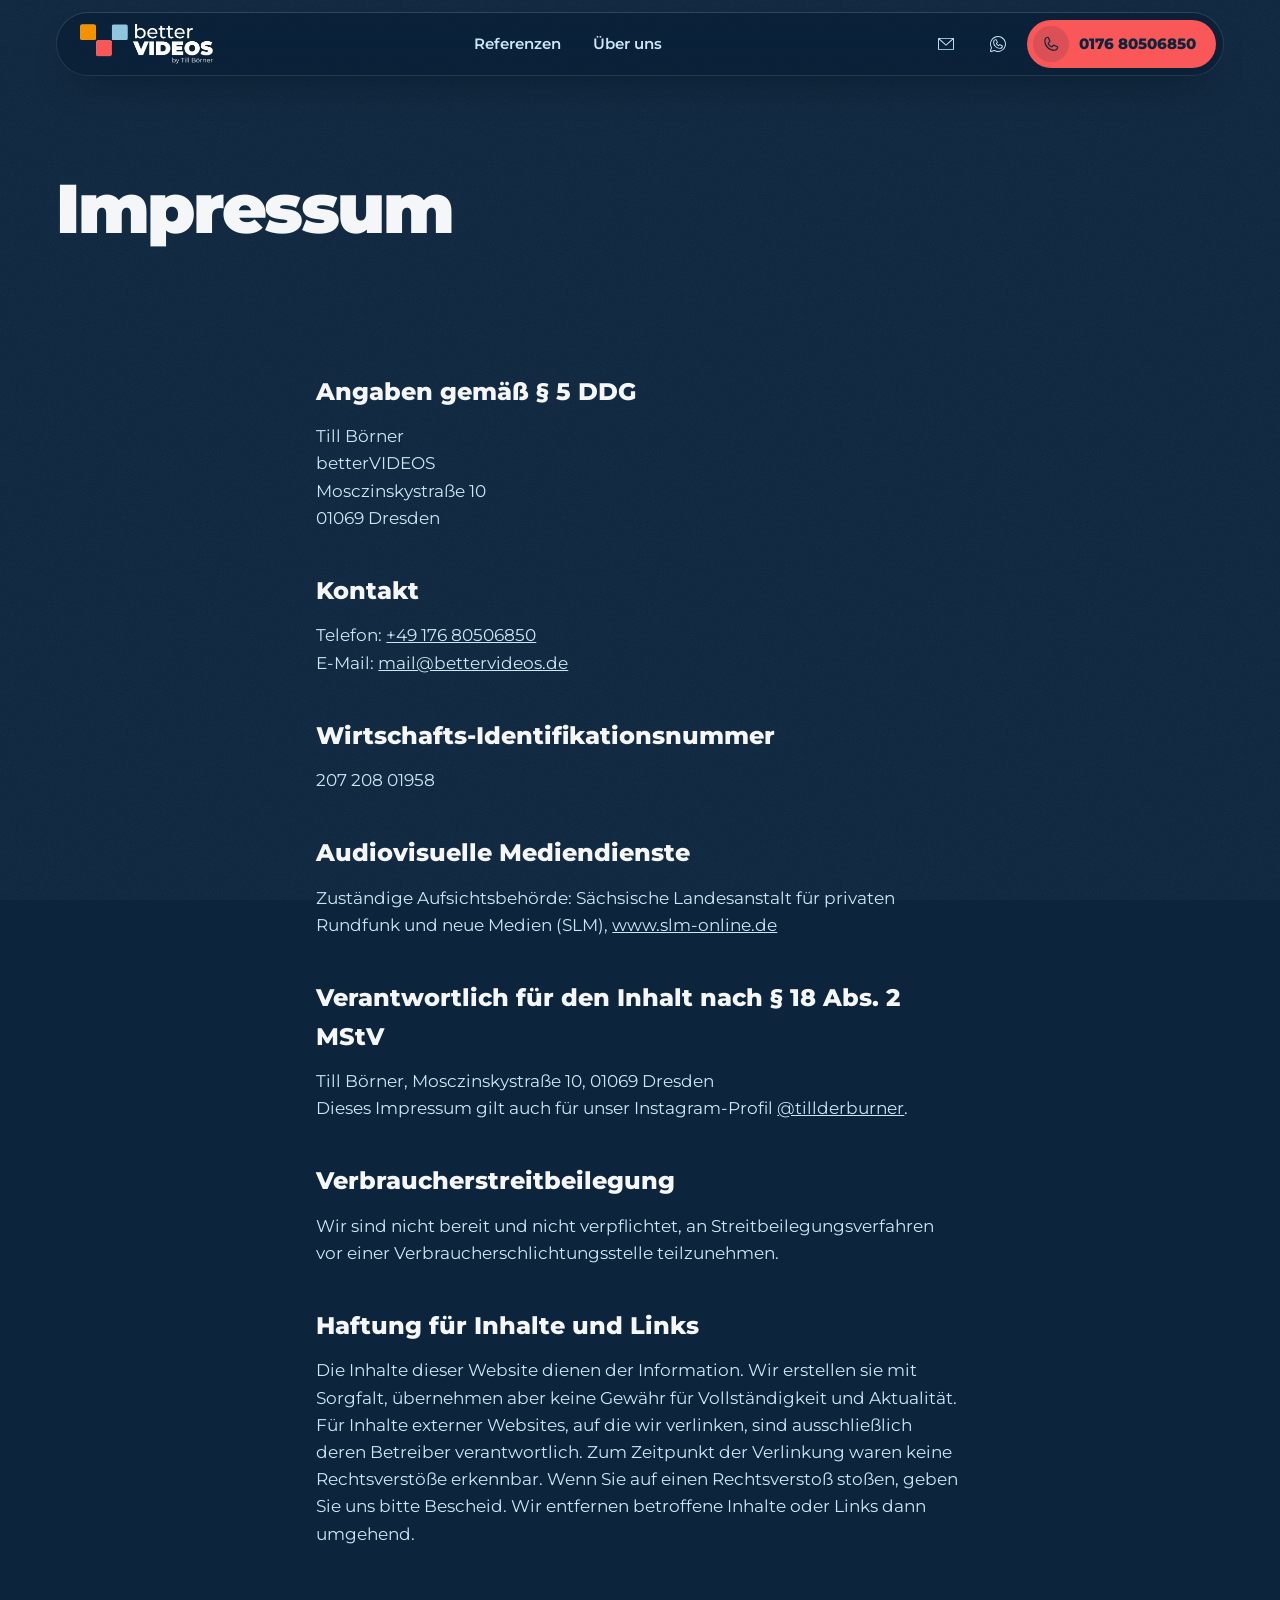
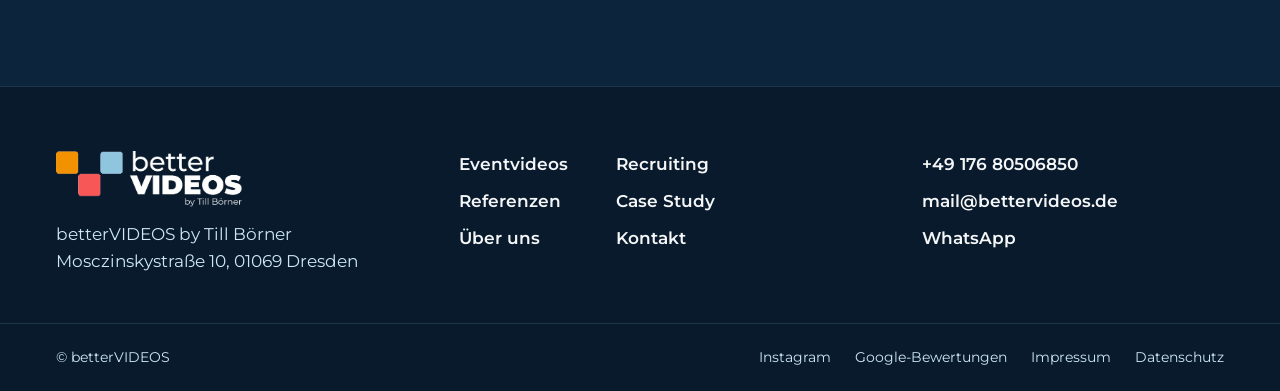
<file: impressum.html>
<!doctype html>
<html lang="de">
<head>
<meta charset="utf-8">
<meta name="viewport" content="width=device-width, initial-scale=1, viewport-fit=cover">
<title>Impressum | betterVIDEOS</title>
<meta name="description" content="Impressum von betterVIDEOS">
<meta name="theme-color" content="#0c253d">
<link rel="canonical" href="https://bettervideos.de/impressum.html">
<meta property="og:type" content="website">
<meta property="og:title" content="Impressum | betterVIDEOS">
<meta property="og:description" content="Impressum von betterVIDEOS">
<meta property="og:image" content="https://bettervideos.de/assets/img/team-1520.jpg">
<meta property="og:locale" content="de_DE">
<link rel="preload" href="assets/fonts/montserrat-var.woff2" as="font" type="font/woff2" crossorigin>
<link rel="stylesheet" href="assets/css/style.css">
<link rel="icon" type="image/svg+xml" href="data:image/svg+xml,%3Csvg xmlns='http://www.w3.org/2000/svg' viewBox='0 0 64 64'%3E%3Crect x='2' y='4' width='22' height='22' rx='4' fill='%23f39202'/%3E%3Crect x='40' y='4' width='22' height='22' rx='4' fill='%2390c4de'/%3E%3Crect x='21' y='38' width='22' height='22' rx='4' fill='%23f95758'/%3E%3C/svg%3E">
</head>
<body>
<a class="skip-link" href="#inhalt">Zum Inhalt springen</a>
<header class="site-header">
<div class="site-header__inner">
<a class="logo" href="index.html" aria-label="betterVIDEOS Startseite"><picture><source srcset="assets/img/logo.webp" type="image/webp"><img src="assets/img/logo.png" alt="betterVIDEOS by Till Börner" width="520" height="157"></picture></a>
<nav class="main-nav" aria-label="Hauptnavigation">
<a href="referenzen.html">Referenzen</a>
<a href="ueber-uns.html">Über uns</a>
</nav>
<div class="header-actions">
<a class="icon-btn" href="mailto:mail@bettervideos.de" aria-label="E-Mail schreiben"><svg xmlns="http://www.w3.org/2000/svg" width="20" height="20" aria-hidden="true" focusable="false" viewBox="0 0 256 256" fill="currentColor"><path d="M224,50H32a6,6,0,0,0-6,6V192a14,14,0,0,0,14,14H216a14,14,0,0,0,14-14V56A6,6,0,0,0,224,50ZM208.58,62,128,135.86,47.42,62ZM216,194H40a2,2,0,0,1-2-2V69.64l86,78.78a6,6,0,0,0,8.1,0L218,69.64V192A2,2,0,0,1,216,194Z"/></svg></a>
<a class="icon-btn" href="https://wa.me/4917680506850" aria-label="WhatsApp schreiben"><svg xmlns="http://www.w3.org/2000/svg" width="20" height="20" aria-hidden="true" focusable="false" viewBox="0 0 256 256" fill="currentColor"><path d="M186.68,146.63l-32-16a6,6,0,0,0-6,.38L133,141.46A42.49,42.49,0,0,1,114.54,123L125,107.33a6,6,0,0,0,.38-6l-16-32A6,6,0,0,0,104,66a38,38,0,0,0-38,38,86.1,86.1,0,0,0,86,86,38,38,0,0,0,38-38A6,6,0,0,0,186.68,146.63ZM152,178a74.09,74.09,0,0,1-74-74,26,26,0,0,1,22.42-25.75l12.66,25.32-10.39,15.58a6,6,0,0,0-.54,5.63,54.43,54.43,0,0,0,29.07,29.07,6,6,0,0,0,5.63-.54l15.58-10.39,25.32,12.66A26,26,0,0,1,152,178ZM128,26A102,102,0,0,0,38.35,176.69L26.73,211.56a14,14,0,0,0,17.71,17.71l34.87-11.62A102,102,0,1,0,128,26Zm0,192a90,90,0,0,1-45.06-12.08,6.09,6.09,0,0,0-3-.81,6.2,6.2,0,0,0-1.9.31L40.65,217.88a2,2,0,0,1-2.53-2.53L50.58,178a6,6,0,0,0-.5-4.91A90,90,0,1,1,128,218Z"/></svg></a>
<a class="call-btn" href="tel:+4917680506850" aria-label="Anrufen: 0176 80506850"><span class="call-btn__icon"><svg xmlns="http://www.w3.org/2000/svg" width="18" height="18" aria-hidden="true" focusable="false" viewBox="0 0 256 256" fill="currentColor"><path d="M222.37,158.46l-47.11-21.11-.13-.06a16,16,0,0,0-15.17,1.4,8.12,8.12,0,0,0-.75.56L134.87,160c-15.42-7.49-31.34-23.29-38.83-38.51l20.78-24.71c.2-.25.39-.5.57-.77a16,16,0,0,0,1.32-15.06l0-.12L97.54,33.64a16,16,0,0,0-16.62-9.52A56.26,56.26,0,0,0,32,80c0,79.4,64.6,144,144,144a56.26,56.26,0,0,0,55.88-48.92A16,16,0,0,0,222.37,158.46ZM176,208A128.14,128.14,0,0,1,48,80,40.2,40.2,0,0,1,82.87,40a.61.61,0,0,0,0,.12l21,47L83.2,111.86a6.13,6.13,0,0,0-.57.77,16,16,0,0,0-1,15.7c9.06,18.53,27.73,37.06,46.46,46.11a16,16,0,0,0,15.75-1.14,8.44,8.44,0,0,0,.74-.56L168.89,152l47,21.05h0s.08,0,.11,0A40.21,40.21,0,0,1,176,208Z"/></svg></span><span class="call-btn__label">0176 80506850</span></a>
<button class="menu-toggle" type="button" aria-expanded="false" aria-controls="mobile-menu" aria-label="Menü öffnen"><span></span><span></span></button>
</div>
</div>
</header>
<nav class="mobile-menu" id="mobile-menu" aria-label="Mobiles Menü" aria-hidden="true">
<a href="index.html">Start</a>
<a href="eventvideo.html">Eventvideos</a>
<a href="recruiting.html">Recruiting</a>
<a href="referenzen.html">Referenzen</a>
<a href="ueber-uns.html">Über uns</a>
<a href="kontakt.html">Kontakt</a>
<div class="mobile-menu__contact">
<a href="tel:+4917680506850">0176 80506850</a>
<a href="https://wa.me/4917680506850">WhatsApp</a>
<a href="mailto:mail@bettervideos.de">mail@bettervideos.de</a>
</div>
</nav>

<main id="inhalt">
<section class="page-hero" data-hero><div class="wrap"><h1 class="h1">Impressum</h1></div></section>
<section class="section section--tight-top"><div class="wrap legal">
<h2>Angaben gemäß § 5 DDG</h2>
<p>Till Börner<br>betterVIDEOS<br>Mosczinskystraße 10<br>01069 Dresden</p>
<h2>Kontakt</h2>
<p>Telefon: <a href="tel:+4917680506850">+49 176 80506850</a><br>E-Mail: <a href="mailto:mail@bettervideos.de">mail@bettervideos.de</a></p>
<h2>Wirtschafts-Identifikationsnummer</h2>
<p>207 208 01958</p>
<h2>Audiovisuelle Mediendienste</h2>
<p>Zuständige Aufsichtsbehörde: Sächsische Landesanstalt für privaten Rundfunk und neue Medien (SLM), <a href="https://www.slm-online.de">www.slm-online.de</a></p>
<h2>Verantwortlich für den Inhalt nach § 18 Abs. 2 MStV</h2>
<p>Till Börner, Mosczinskystraße 10, 01069 Dresden</p>
<p>Dieses Impressum gilt auch für unser Instagram-Profil <a href="https://www.instagram.com/tillderburner/">@tillderburner</a>.</p>
<h2>Verbraucherstreitbeilegung</h2>
<p>Wir sind nicht bereit und nicht verpflichtet, an Streitbeilegungsverfahren vor einer Verbraucherschlichtungsstelle teilzunehmen.</p>
<h2>Haftung für Inhalte und Links</h2>
<p>Die Inhalte dieser Website dienen der Information. Wir erstellen sie mit Sorgfalt, übernehmen aber keine Gewähr für Vollständigkeit und Aktualität. Für Inhalte externer Websites, auf die wir verlinken, sind ausschließlich deren Betreiber verantwortlich. Zum Zeitpunkt der Verlinkung waren keine Rechtsverstöße erkennbar. Wenn Sie auf einen Rechtsverstoß stoßen, geben Sie uns bitte Bescheid. Wir entfernen betroffene Inhalte oder Links dann umgehend.</p>
</div></section>
</main>
<footer class="site-footer">
<div class="wrap footer-top">
<div class="footer-brand">
<a class="logo" href="index.html" aria-label="betterVIDEOS Startseite"><picture><source srcset="assets/img/logo.webp" type="image/webp"><img src="assets/img/logo.png" alt="betterVIDEOS by Till Börner" width="520" height="157"></picture></a>
<address>betterVIDEOS by Till Börner<br>Mosczinskystraße 10, 01069 Dresden</address>
</div>
<nav class="footer-nav" aria-label="Seiten">
<a href="eventvideo.html">Eventvideos</a>
<a href="recruiting.html">Recruiting</a>
<a href="referenzen.html">Referenzen</a>
<a href="case-study-conrad-clemens.html">Case Study</a>
<a href="ueber-uns.html">Über uns</a>
<a href="kontakt.html">Kontakt</a>
</nav>
<div class="footer-contact">
<a href="tel:+4917680506850">+49 176 80506850</a>
<a href="mailto:mail@bettervideos.de">mail@bettervideos.de</a>
<a href="https://wa.me/4917680506850">WhatsApp</a>
</div>
</div>
<div class="wrap footer-bar">
<span>© betterVIDEOS</span>
<nav aria-label="Rechtliches">
<a href="https://www.instagram.com/tillderburner/">Instagram</a>
<a href="https://www.google.com/maps/search/?api=1&query=betterVIDEOS%20Dresden">Google-Bewertungen</a>
<a href="impressum.html">Impressum</a>
<a href="datenschutz.html">Datenschutz</a>
</nav>
</div>
</footer>
<div class="contact-bar" aria-label="Schnellkontakt">
<a class="contact-bar__call" href="tel:+4917680506850"><svg xmlns="http://www.w3.org/2000/svg" width="18" height="18" aria-hidden="true" focusable="false" viewBox="0 0 256 256" fill="currentColor"><path d="M222.37,158.46l-47.11-21.11-.13-.06a16,16,0,0,0-15.17,1.4,8.12,8.12,0,0,0-.75.56L134.87,160c-15.42-7.49-31.34-23.29-38.83-38.51l20.78-24.71c.2-.25.39-.5.57-.77a16,16,0,0,0,1.32-15.06l0-.12L97.54,33.64a16,16,0,0,0-16.62-9.52A56.26,56.26,0,0,0,32,80c0,79.4,64.6,144,144,144a56.26,56.26,0,0,0,55.88-48.92A16,16,0,0,0,222.37,158.46ZM176,208A128.14,128.14,0,0,1,48,80,40.2,40.2,0,0,1,82.87,40a.61.61,0,0,0,0,.12l21,47L83.2,111.86a6.13,6.13,0,0,0-.57.77,16,16,0,0,0-1,15.7c9.06,18.53,27.73,37.06,46.46,46.11a16,16,0,0,0,15.75-1.14,8.44,8.44,0,0,0,.74-.56L168.89,152l47,21.05h0s.08,0,.11,0A40.21,40.21,0,0,1,176,208Z"/></svg><span>Anrufen</span></a>
<a class="contact-bar__wa" href="https://wa.me/4917680506850"><svg xmlns="http://www.w3.org/2000/svg" width="20" height="20" aria-hidden="true" focusable="false" viewBox="0 0 256 256" fill="currentColor"><path d="M186.68,146.63l-32-16a6,6,0,0,0-6,.38L133,141.46A42.49,42.49,0,0,1,114.54,123L125,107.33a6,6,0,0,0,.38-6l-16-32A6,6,0,0,0,104,66a38,38,0,0,0-38,38,86.1,86.1,0,0,0,86,86,38,38,0,0,0,38-38A6,6,0,0,0,186.68,146.63ZM152,178a74.09,74.09,0,0,1-74-74,26,26,0,0,1,22.42-25.75l12.66,25.32-10.39,15.58a6,6,0,0,0-.54,5.63,54.43,54.43,0,0,0,29.07,29.07,6,6,0,0,0,5.63-.54l15.58-10.39,25.32,12.66A26,26,0,0,1,152,178ZM128,26A102,102,0,0,0,38.35,176.69L26.73,211.56a14,14,0,0,0,17.71,17.71l34.87-11.62A102,102,0,1,0,128,26Zm0,192a90,90,0,0,1-45.06-12.08,6.09,6.09,0,0,0-3-.81,6.2,6.2,0,0,0-1.9.31L40.65,217.88a2,2,0,0,1-2.53-2.53L50.58,178a6,6,0,0,0-.5-4.91A90,90,0,1,1,128,218Z"/></svg><span>WhatsApp</span></a>
</div>
<dialog class="video-dialog" id="video-dialog" aria-labelledby="video-dialog-title">
<div class="video-dialog__bar">
<span class="video-dialog__title" id="video-dialog-title">Video</span>
<button class="video-dialog__close" type="button" aria-label="Video schließen"><svg xmlns="http://www.w3.org/2000/svg" width="22" height="22" aria-hidden="true" focusable="false" viewBox="0 0 256 256" fill="currentColor"><path d="M205.66,194.34a8,8,0,0,1-11.32,11.32L128,139.31,61.66,205.66a8,8,0,0,1-11.32-11.32L116.69,128,50.34,61.66A8,8,0,0,1,61.66,50.34L128,116.69l66.34-66.35a8,8,0,0,1,11.32,11.32L139.31,128Z"/></svg></button>
</div>
<div class="video-dialog__frame"></div>
<p class="video-dialog__fallback">Lädt nicht? <a data-video-fallback href="https://vimeo.com/">Direkt auf Vimeo ansehen</a></p>
</dialog>
<script src="assets/js/main.js" defer></script>
</body>
</html>
</file>
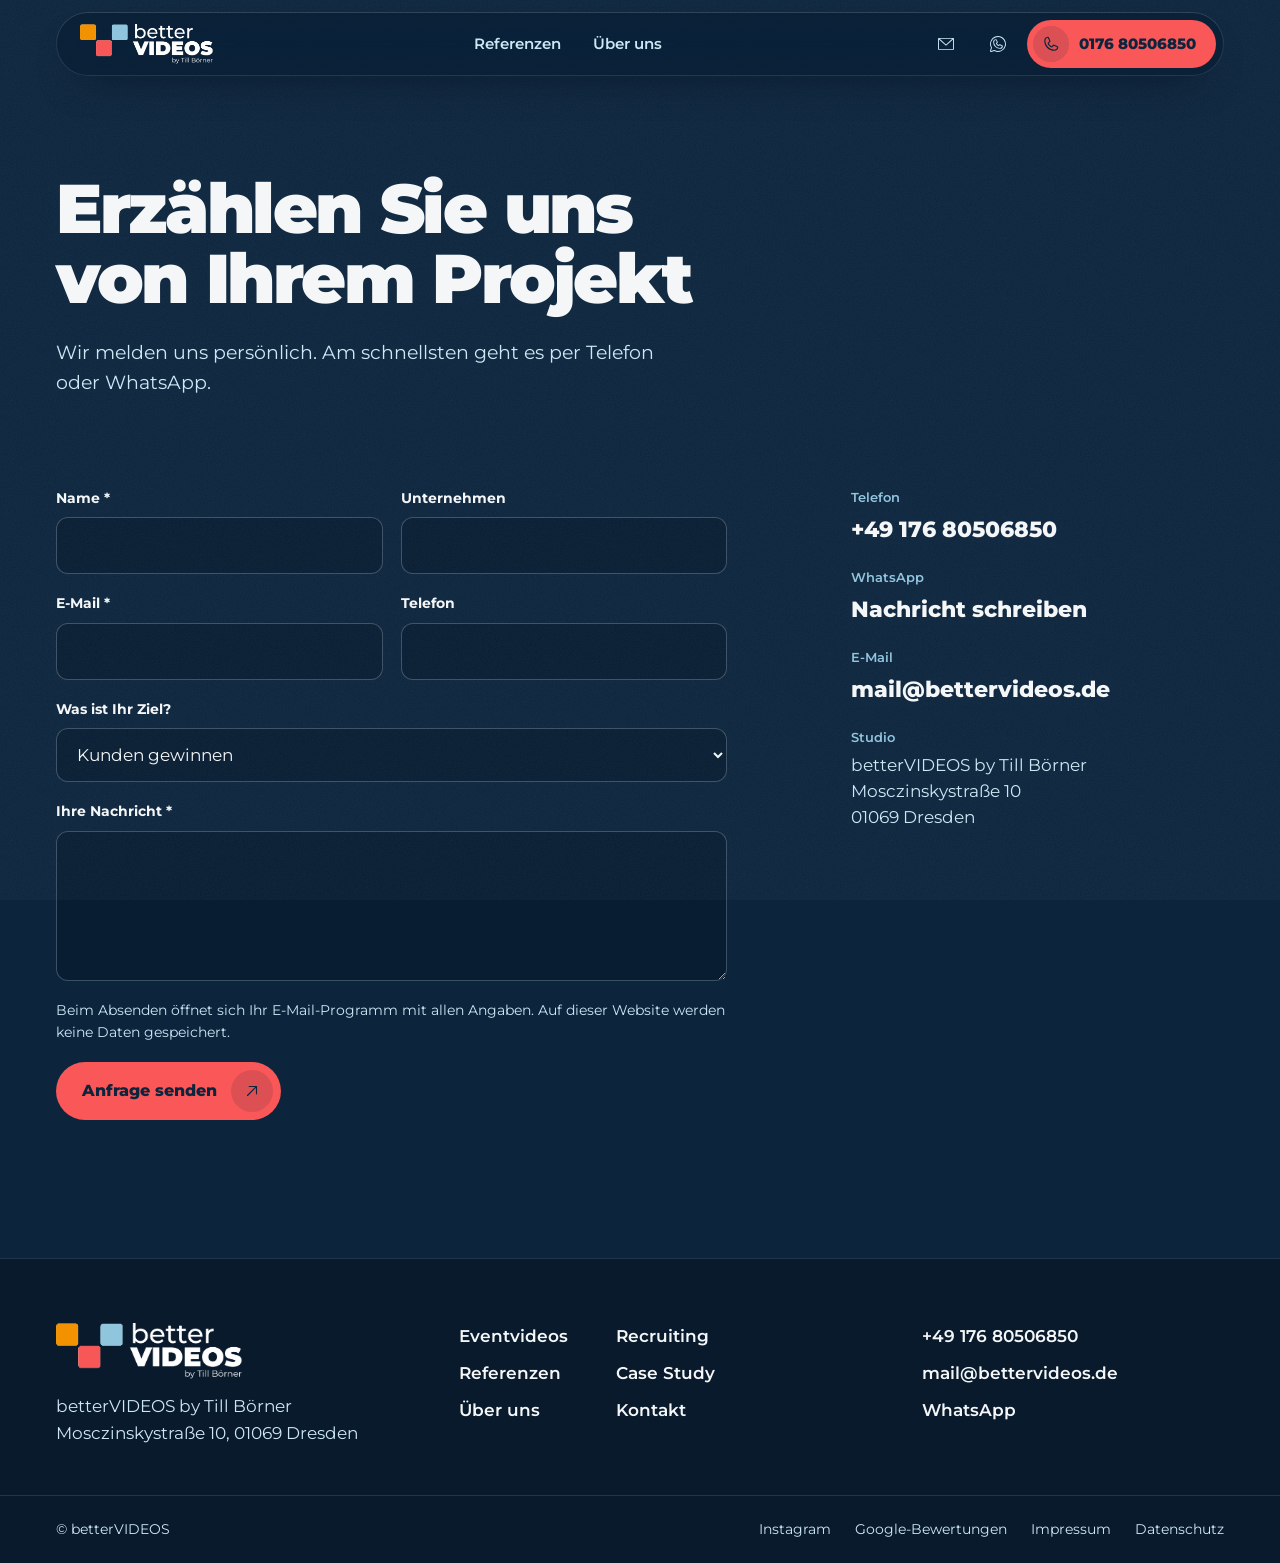
<file: kontakt.html>
<!doctype html>
<html lang="de">
<head>
<meta charset="utf-8">
<meta name="viewport" content="width=device-width, initial-scale=1, viewport-fit=cover">
<title>Kontakt | betterVIDEOS</title>
<meta name="description" content="Kontakt zu betterVIDEOS in Dresden: Telefon, WhatsApp, E-Mail oder Projektanfrage über das Formular.">
<meta name="theme-color" content="#0c253d">
<link rel="canonical" href="https://bettervideos.de/kontakt.html">
<meta property="og:type" content="website">
<meta property="og:title" content="Kontakt | betterVIDEOS">
<meta property="og:description" content="Kontakt zu betterVIDEOS in Dresden: Telefon, WhatsApp, E-Mail oder Projektanfrage über das Formular.">
<meta property="og:image" content="https://bettervideos.de/assets/img/team-1520.jpg">
<meta property="og:locale" content="de_DE">
<link rel="preload" href="assets/fonts/montserrat-var.woff2" as="font" type="font/woff2" crossorigin>
<link rel="stylesheet" href="assets/css/style.css">
<link rel="icon" type="image/svg+xml" href="data:image/svg+xml,%3Csvg xmlns='http://www.w3.org/2000/svg' viewBox='0 0 64 64'%3E%3Crect x='2' y='4' width='22' height='22' rx='4' fill='%23f39202'/%3E%3Crect x='40' y='4' width='22' height='22' rx='4' fill='%2390c4de'/%3E%3Crect x='21' y='38' width='22' height='22' rx='4' fill='%23f95758'/%3E%3C/svg%3E">
</head>
<body>
<a class="skip-link" href="#inhalt">Zum Inhalt springen</a>
<header class="site-header">
<div class="site-header__inner">
<a class="logo" href="index.html" aria-label="betterVIDEOS Startseite"><picture><source srcset="assets/img/logo.webp" type="image/webp"><img src="assets/img/logo.png" alt="betterVIDEOS by Till Börner" width="520" height="157"></picture></a>
<nav class="main-nav" aria-label="Hauptnavigation">
<a href="referenzen.html">Referenzen</a>
<a href="ueber-uns.html">Über uns</a>
</nav>
<div class="header-actions">
<a class="icon-btn" href="mailto:mail@bettervideos.de" aria-label="E-Mail schreiben"><svg xmlns="http://www.w3.org/2000/svg" width="20" height="20" aria-hidden="true" focusable="false" viewBox="0 0 256 256" fill="currentColor"><path d="M224,50H32a6,6,0,0,0-6,6V192a14,14,0,0,0,14,14H216a14,14,0,0,0,14-14V56A6,6,0,0,0,224,50ZM208.58,62,128,135.86,47.42,62ZM216,194H40a2,2,0,0,1-2-2V69.64l86,78.78a6,6,0,0,0,8.1,0L218,69.64V192A2,2,0,0,1,216,194Z"/></svg></a>
<a class="icon-btn" href="https://wa.me/4917680506850" aria-label="WhatsApp schreiben"><svg xmlns="http://www.w3.org/2000/svg" width="20" height="20" aria-hidden="true" focusable="false" viewBox="0 0 256 256" fill="currentColor"><path d="M186.68,146.63l-32-16a6,6,0,0,0-6,.38L133,141.46A42.49,42.49,0,0,1,114.54,123L125,107.33a6,6,0,0,0,.38-6l-16-32A6,6,0,0,0,104,66a38,38,0,0,0-38,38,86.1,86.1,0,0,0,86,86,38,38,0,0,0,38-38A6,6,0,0,0,186.68,146.63ZM152,178a74.09,74.09,0,0,1-74-74,26,26,0,0,1,22.42-25.75l12.66,25.32-10.39,15.58a6,6,0,0,0-.54,5.63,54.43,54.43,0,0,0,29.07,29.07,6,6,0,0,0,5.63-.54l15.58-10.39,25.32,12.66A26,26,0,0,1,152,178ZM128,26A102,102,0,0,0,38.35,176.69L26.73,211.56a14,14,0,0,0,17.71,17.71l34.87-11.62A102,102,0,1,0,128,26Zm0,192a90,90,0,0,1-45.06-12.08,6.09,6.09,0,0,0-3-.81,6.2,6.2,0,0,0-1.9.31L40.65,217.88a2,2,0,0,1-2.53-2.53L50.58,178a6,6,0,0,0-.5-4.91A90,90,0,1,1,128,218Z"/></svg></a>
<a class="call-btn" href="tel:+4917680506850" aria-label="Anrufen: 0176 80506850"><span class="call-btn__icon"><svg xmlns="http://www.w3.org/2000/svg" width="18" height="18" aria-hidden="true" focusable="false" viewBox="0 0 256 256" fill="currentColor"><path d="M222.37,158.46l-47.11-21.11-.13-.06a16,16,0,0,0-15.17,1.4,8.12,8.12,0,0,0-.75.56L134.87,160c-15.42-7.49-31.34-23.29-38.83-38.51l20.78-24.71c.2-.25.39-.5.57-.77a16,16,0,0,0,1.32-15.06l0-.12L97.54,33.64a16,16,0,0,0-16.62-9.52A56.26,56.26,0,0,0,32,80c0,79.4,64.6,144,144,144a56.26,56.26,0,0,0,55.88-48.92A16,16,0,0,0,222.37,158.46ZM176,208A128.14,128.14,0,0,1,48,80,40.2,40.2,0,0,1,82.87,40a.61.61,0,0,0,0,.12l21,47L83.2,111.86a6.13,6.13,0,0,0-.57.77,16,16,0,0,0-1,15.7c9.06,18.53,27.73,37.06,46.46,46.11a16,16,0,0,0,15.75-1.14,8.44,8.44,0,0,0,.74-.56L168.89,152l47,21.05h0s.08,0,.11,0A40.21,40.21,0,0,1,176,208Z"/></svg></span><span class="call-btn__label">0176 80506850</span></a>
<button class="menu-toggle" type="button" aria-expanded="false" aria-controls="mobile-menu" aria-label="Menü öffnen"><span></span><span></span></button>
</div>
</div>
</header>
<nav class="mobile-menu" id="mobile-menu" aria-label="Mobiles Menü" aria-hidden="true">
<a href="index.html">Start</a>
<a href="eventvideo.html">Eventvideos</a>
<a href="recruiting.html">Recruiting</a>
<a href="referenzen.html">Referenzen</a>
<a href="ueber-uns.html">Über uns</a>
<a href="kontakt.html" aria-current="page">Kontakt</a>
<div class="mobile-menu__contact">
<a href="tel:+4917680506850">0176 80506850</a>
<a href="https://wa.me/4917680506850">WhatsApp</a>
<a href="mailto:mail@bettervideos.de">mail@bettervideos.de</a>
</div>
</nav>

<main id="inhalt">
<section class="page-hero" data-hero aria-label="Einstieg">
<div class="wrap">
<h1 class="h1">Erzählen Sie uns von Ihrem Projekt</h1>
<p class="lead">Wir melden uns persönlich. Am schnellsten geht es per Telefon oder WhatsApp.</p>
</div>
</section>

<section class="section section--tight-top" aria-label="Kontaktformular">
<div class="wrap grid-12 contact-grid">
<div class="contact-grid__form">
<form class="form" data-mail-form novalidate>
<div class="field"><label for="f-name">Name *</label><input id="f-name" aria-describedby="f-name-err" name="name" autocomplete="name" required><p class="field__error" id="f-name-err" hidden>Bitte geben Sie Ihren Namen an.</p></div>
<div class="field"><label for="f-firma">Unternehmen</label><input id="f-firma" name="firma" autocomplete="organization"></div>
<div class="field"><label for="f-mail">E-Mail *</label><input id="f-mail" aria-describedby="f-mail-err" name="email" type="email" autocomplete="email" required><p class="field__error" id="f-mail-err" hidden>Bitte geben Sie eine gültige E-Mail-Adresse an.</p></div>
<div class="field"><label for="f-tel">Telefon</label><input id="f-tel" name="telefon" type="tel" autocomplete="tel"></div>
<div class="field field--full"><label for="f-ziel">Was ist Ihr Ziel?</label>
<select id="f-ziel" name="ziel"><option>Kunden gewinnen</option><option>Mitarbeiter gewinnen</option><option>Event vermarkten</option><option>Etwas anderes</option></select></div>
<div class="field field--full"><label for="f-msg">Ihre Nachricht *</label><textarea id="f-msg" aria-describedby="f-msg-err" name="nachricht" required></textarea><p class="field__error" id="f-msg-err" hidden>Bitte schreiben Sie uns kurz, worum es geht.</p></div>
<p class="form__note">Beim Absenden öffnet sich Ihr E-Mail-Programm mit allen Angaben. Auf dieser Website werden keine Daten gespeichert.</p>
<button class="btn btn--primary form__submit" type="submit"><span>Anfrage senden</span><span class="btn__icon"><svg xmlns="http://www.w3.org/2000/svg" width="18" height="18" aria-hidden="true" focusable="false" viewBox="0 0 256 256" fill="currentColor"><path d="M200,64V168a8,8,0,0,1-16,0V83.31L69.66,197.66a8,8,0,0,1-11.32-11.32L172.69,72H88a8,8,0,0,1,0-16H192A8,8,0,0,1,200,64Z"/></svg></span></button>
</form>
</div>
<aside class="contact-grid__aside">
<dl class="contact-list">
<div><dt>Telefon</dt><dd><a href="tel:+4917680506850">+49 176 80506850</a></dd></div>
<div><dt>WhatsApp</dt><dd><a href="https://wa.me/4917680506850">Nachricht schreiben</a></dd></div>
<div><dt>E-Mail</dt><dd><a href="mailto:mail@bettervideos.de">mail@bettervideos.de</a></dd></div>
<div><dt>Studio</dt><dd><address>betterVIDEOS by Till Börner<br>Mosczinskystraße 10<br>01069 Dresden</address></dd></div>
</dl>
</aside>
</div>
</section>
</main>
<footer class="site-footer">
<div class="wrap footer-top">
<div class="footer-brand">
<a class="logo" href="index.html" aria-label="betterVIDEOS Startseite"><picture><source srcset="assets/img/logo.webp" type="image/webp"><img src="assets/img/logo.png" alt="betterVIDEOS by Till Börner" width="520" height="157"></picture></a>
<address>betterVIDEOS by Till Börner<br>Mosczinskystraße 10, 01069 Dresden</address>
</div>
<nav class="footer-nav" aria-label="Seiten">
<a href="eventvideo.html">Eventvideos</a>
<a href="recruiting.html">Recruiting</a>
<a href="referenzen.html">Referenzen</a>
<a href="case-study-conrad-clemens.html">Case Study</a>
<a href="ueber-uns.html">Über uns</a>
<a href="kontakt.html">Kontakt</a>
</nav>
<div class="footer-contact">
<a href="tel:+4917680506850">+49 176 80506850</a>
<a href="mailto:mail@bettervideos.de">mail@bettervideos.de</a>
<a href="https://wa.me/4917680506850">WhatsApp</a>
</div>
</div>
<div class="wrap footer-bar">
<span>© betterVIDEOS</span>
<nav aria-label="Rechtliches">
<a href="https://www.instagram.com/tillderburner/">Instagram</a>
<a href="https://www.google.com/maps/search/?api=1&query=betterVIDEOS%20Dresden">Google-Bewertungen</a>
<a href="impressum.html">Impressum</a>
<a href="datenschutz.html">Datenschutz</a>
</nav>
</div>
</footer>
<div class="contact-bar" aria-label="Schnellkontakt">
<a class="contact-bar__call" href="tel:+4917680506850"><svg xmlns="http://www.w3.org/2000/svg" width="18" height="18" aria-hidden="true" focusable="false" viewBox="0 0 256 256" fill="currentColor"><path d="M222.37,158.46l-47.11-21.11-.13-.06a16,16,0,0,0-15.17,1.4,8.12,8.12,0,0,0-.75.56L134.87,160c-15.42-7.49-31.34-23.29-38.83-38.51l20.78-24.71c.2-.25.39-.5.57-.77a16,16,0,0,0,1.32-15.06l0-.12L97.54,33.64a16,16,0,0,0-16.62-9.52A56.26,56.26,0,0,0,32,80c0,79.4,64.6,144,144,144a56.26,56.26,0,0,0,55.88-48.92A16,16,0,0,0,222.37,158.46ZM176,208A128.14,128.14,0,0,1,48,80,40.2,40.2,0,0,1,82.87,40a.61.61,0,0,0,0,.12l21,47L83.2,111.86a6.13,6.13,0,0,0-.57.77,16,16,0,0,0-1,15.7c9.06,18.53,27.73,37.06,46.46,46.11a16,16,0,0,0,15.75-1.14,8.44,8.44,0,0,0,.74-.56L168.89,152l47,21.05h0s.08,0,.11,0A40.21,40.21,0,0,1,176,208Z"/></svg><span>Anrufen</span></a>
<a class="contact-bar__wa" href="https://wa.me/4917680506850"><svg xmlns="http://www.w3.org/2000/svg" width="20" height="20" aria-hidden="true" focusable="false" viewBox="0 0 256 256" fill="currentColor"><path d="M186.68,146.63l-32-16a6,6,0,0,0-6,.38L133,141.46A42.49,42.49,0,0,1,114.54,123L125,107.33a6,6,0,0,0,.38-6l-16-32A6,6,0,0,0,104,66a38,38,0,0,0-38,38,86.1,86.1,0,0,0,86,86,38,38,0,0,0,38-38A6,6,0,0,0,186.68,146.63ZM152,178a74.09,74.09,0,0,1-74-74,26,26,0,0,1,22.42-25.75l12.66,25.32-10.39,15.58a6,6,0,0,0-.54,5.63,54.43,54.43,0,0,0,29.07,29.07,6,6,0,0,0,5.63-.54l15.58-10.39,25.32,12.66A26,26,0,0,1,152,178ZM128,26A102,102,0,0,0,38.35,176.69L26.73,211.56a14,14,0,0,0,17.71,17.71l34.87-11.62A102,102,0,1,0,128,26Zm0,192a90,90,0,0,1-45.06-12.08,6.09,6.09,0,0,0-3-.81,6.2,6.2,0,0,0-1.9.31L40.65,217.88a2,2,0,0,1-2.53-2.53L50.58,178a6,6,0,0,0-.5-4.91A90,90,0,1,1,128,218Z"/></svg><span>WhatsApp</span></a>
</div>
<dialog class="video-dialog" id="video-dialog" aria-labelledby="video-dialog-title">
<div class="video-dialog__bar">
<span class="video-dialog__title" id="video-dialog-title">Video</span>
<button class="video-dialog__close" type="button" aria-label="Video schließen"><svg xmlns="http://www.w3.org/2000/svg" width="22" height="22" aria-hidden="true" focusable="false" viewBox="0 0 256 256" fill="currentColor"><path d="M205.66,194.34a8,8,0,0,1-11.32,11.32L128,139.31,61.66,205.66a8,8,0,0,1-11.32-11.32L116.69,128,50.34,61.66A8,8,0,0,1,61.66,50.34L128,116.69l66.34-66.35a8,8,0,0,1,11.32,11.32L139.31,128Z"/></svg></button>
</div>
<div class="video-dialog__frame"></div>
<p class="video-dialog__fallback">Lädt nicht? <a data-video-fallback href="https://vimeo.com/">Direkt auf Vimeo ansehen</a></p>
</dialog>
<script src="assets/js/main.js" defer></script>
</body>
</html>
</file>
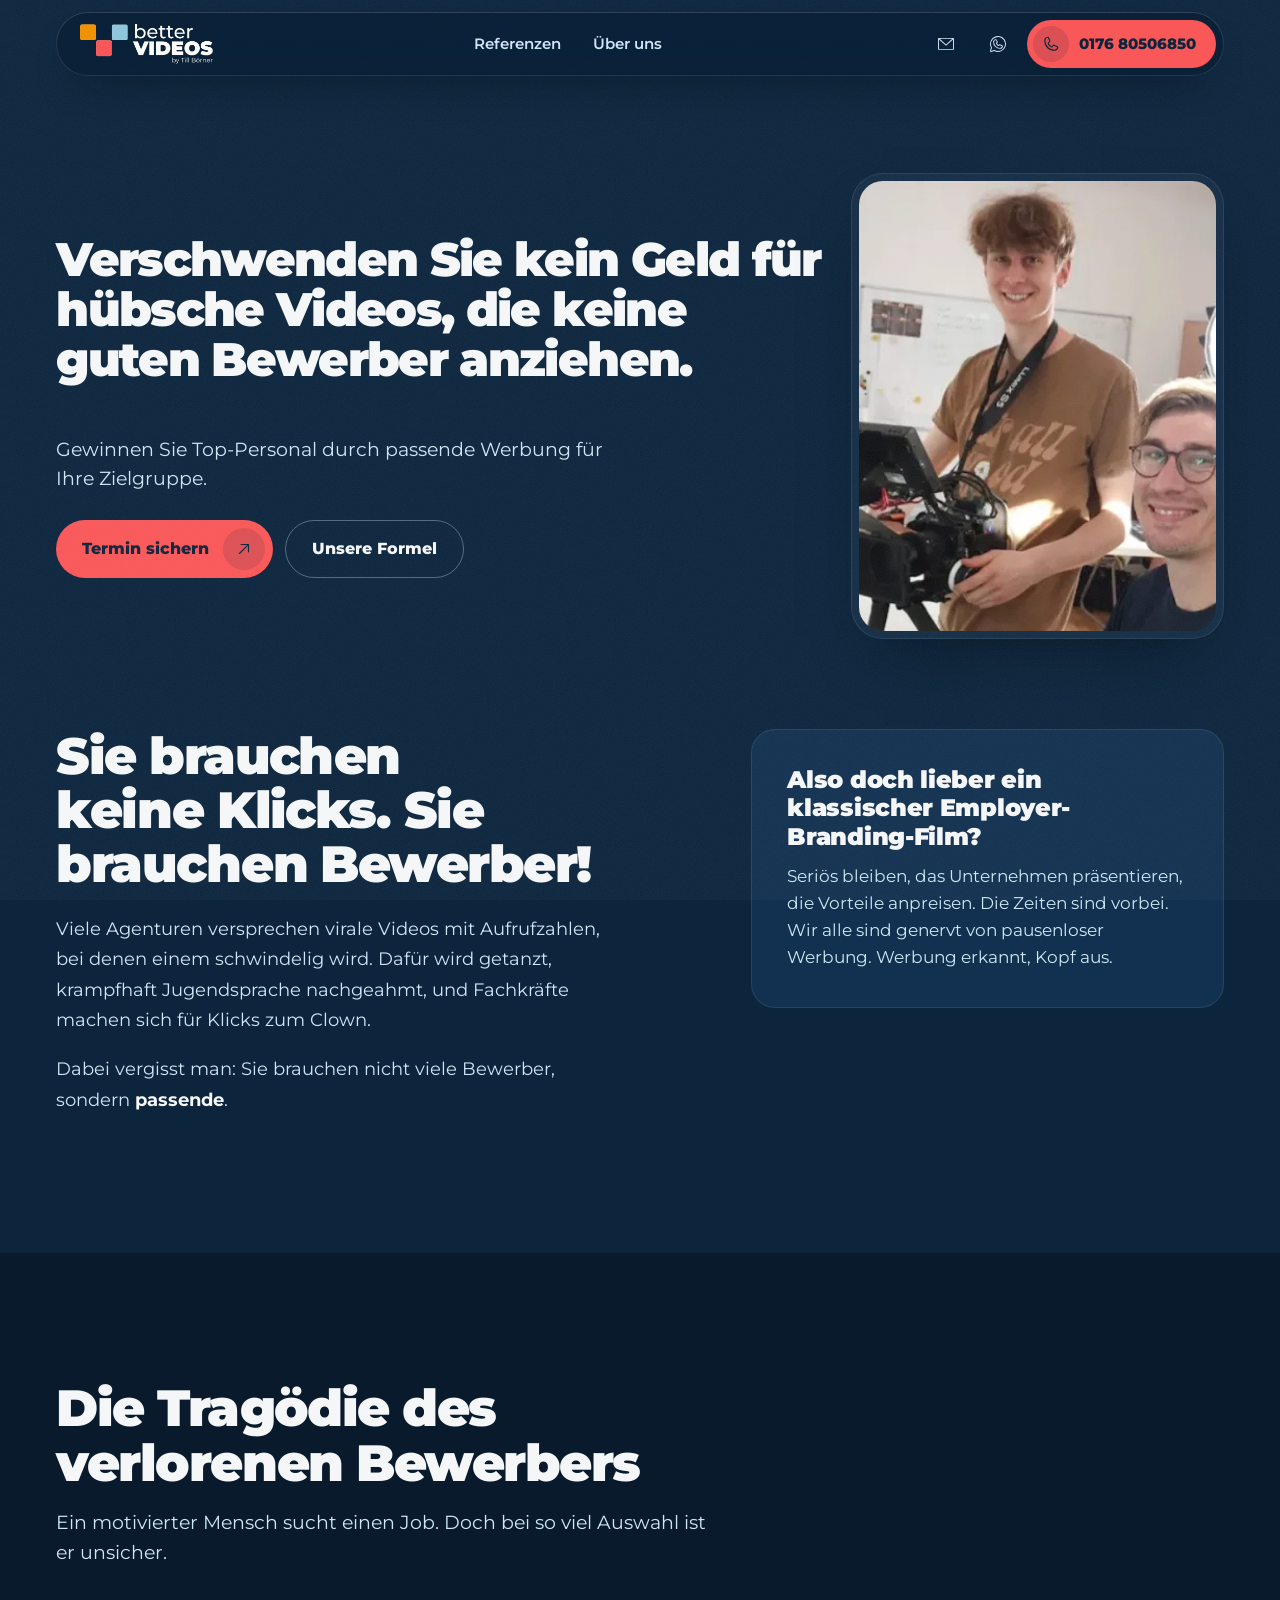
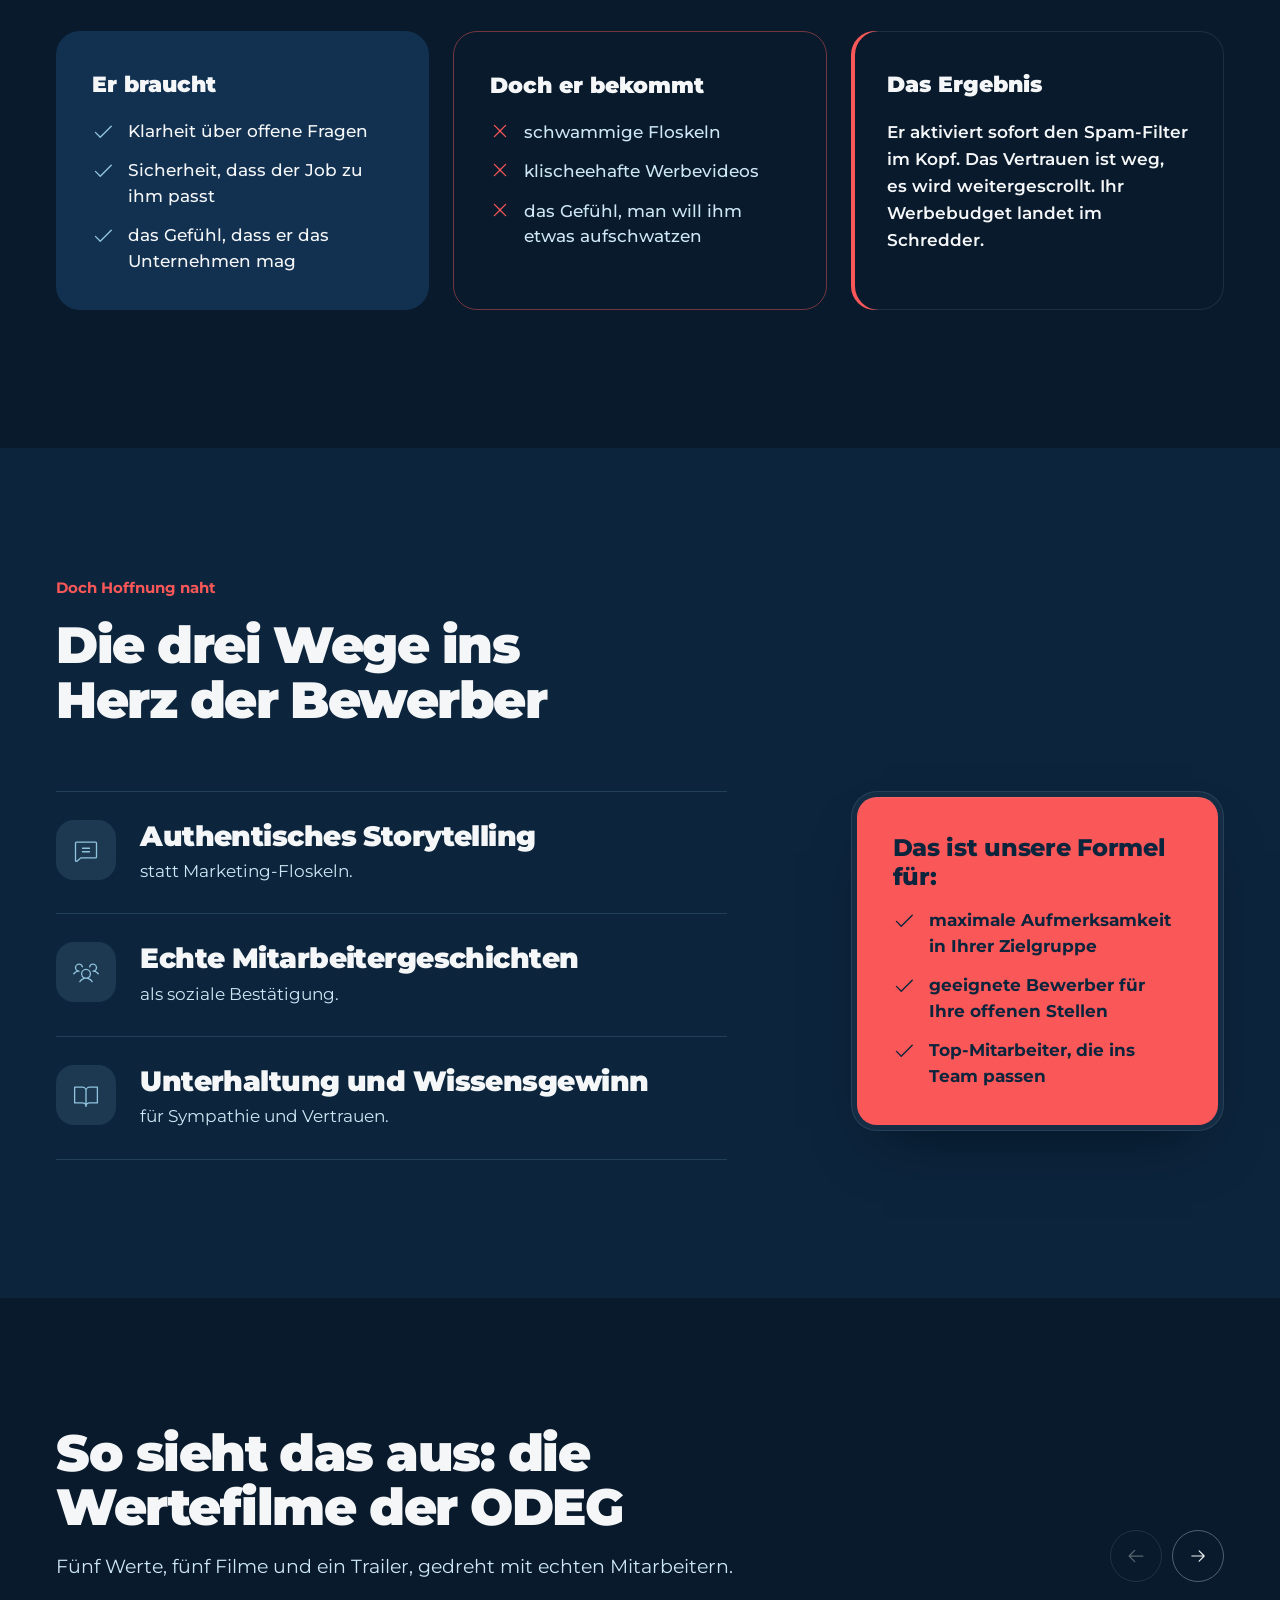
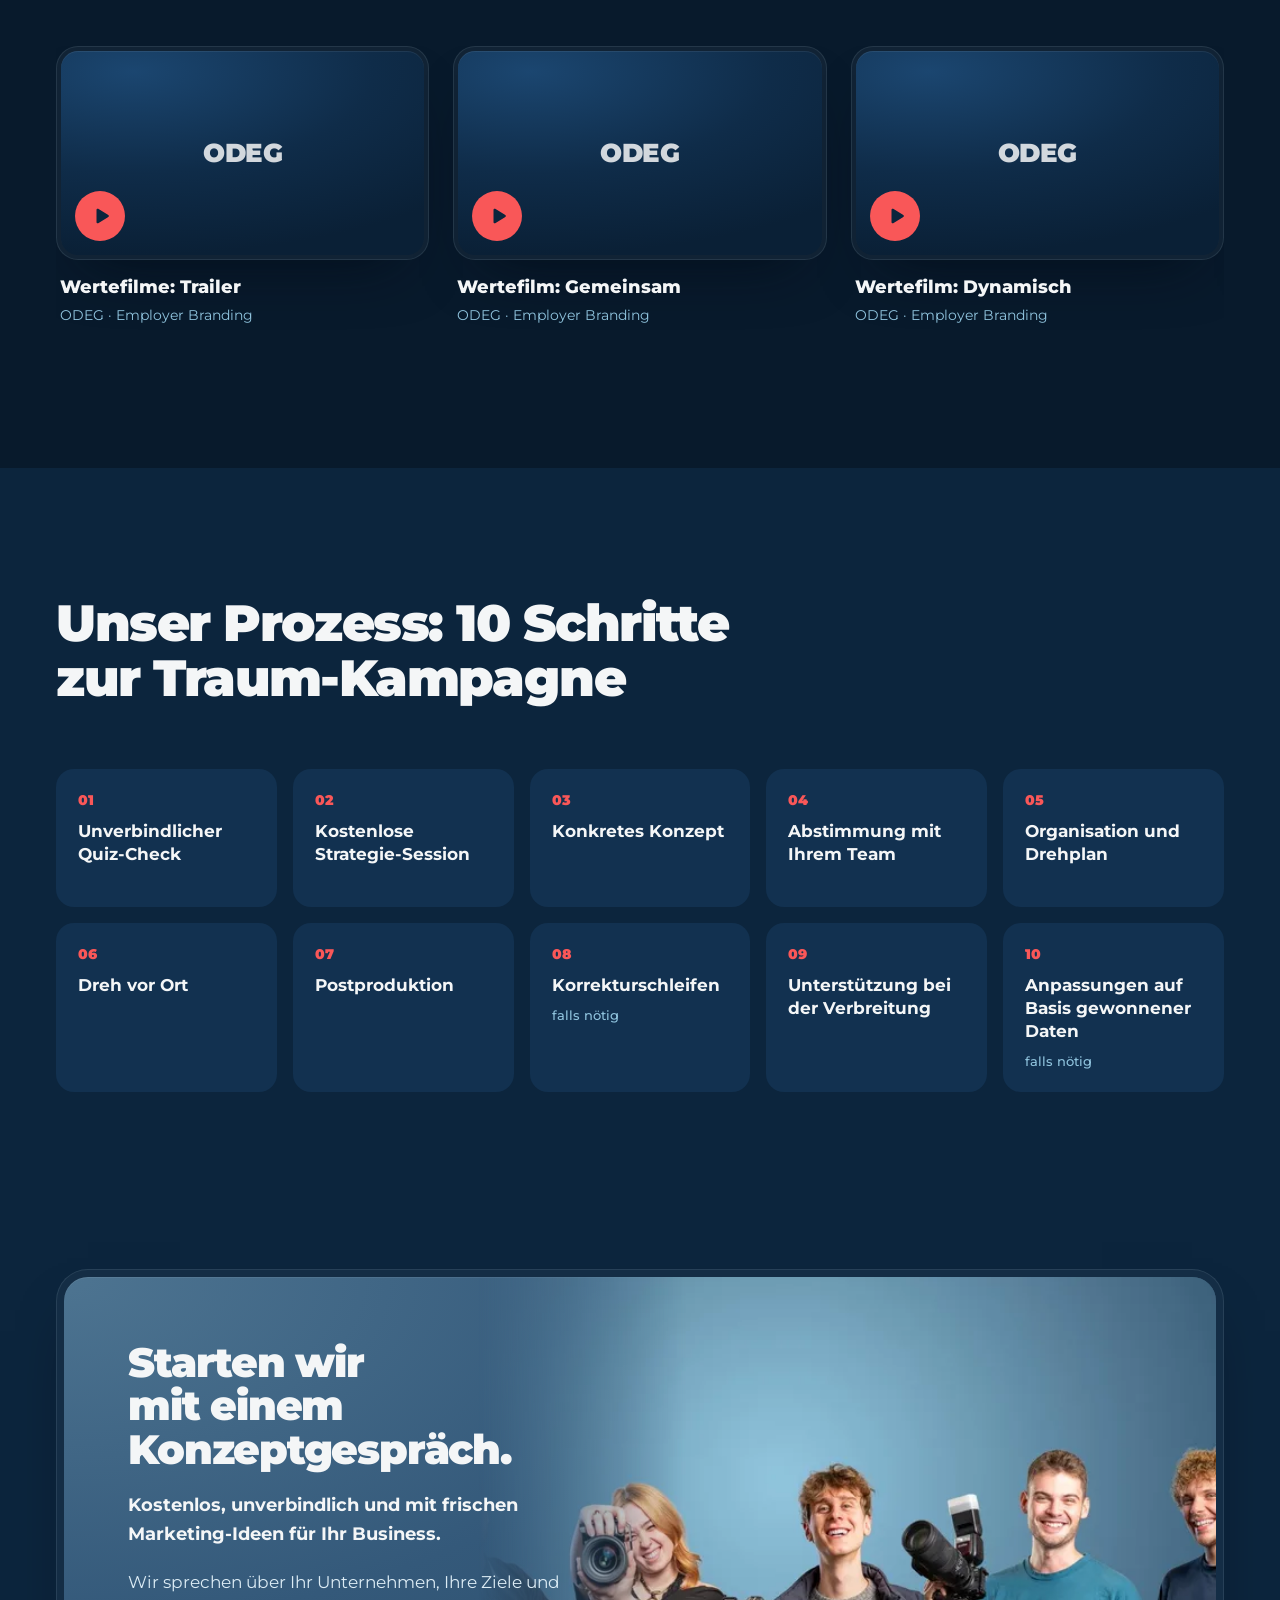
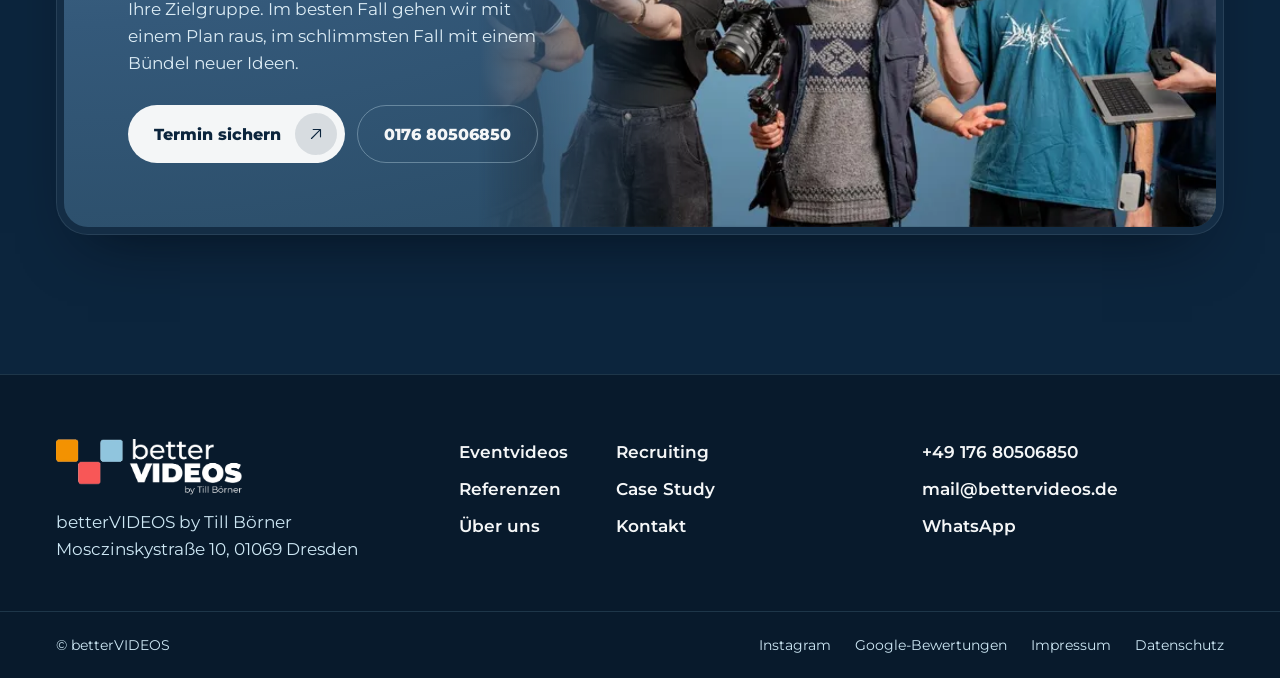
<file: recruiting.html>
<!doctype html>
<html lang="de">
<head>
<meta charset="utf-8">
<meta name="viewport" content="width=device-width, initial-scale=1, viewport-fit=cover">
<title>Recruitingvideos | betterVIDEOS</title>
<meta name="description" content="Recruitingvideos und Social Recruiting aus Dresden: passende Bewerber statt Klicks, mit authentischem Storytelling und echten Mitarbeitergeschichten.">
<meta name="theme-color" content="#0c253d">
<link rel="canonical" href="https://bettervideos.de/recruiting.html">
<meta property="og:type" content="website">
<meta property="og:title" content="Recruitingvideos | betterVIDEOS">
<meta property="og:description" content="Recruitingvideos und Social Recruiting aus Dresden: passende Bewerber statt Klicks, mit authentischem Storytelling und echten Mitarbeitergeschichten.">
<meta property="og:image" content="https://bettervideos.de/assets/img/team-1520.jpg">
<meta property="og:locale" content="de_DE">
<link rel="preload" href="assets/fonts/montserrat-var.woff2" as="font" type="font/woff2" crossorigin>
<link rel="stylesheet" href="assets/css/style.css">
<link rel="icon" type="image/svg+xml" href="data:image/svg+xml,%3Csvg xmlns='http://www.w3.org/2000/svg' viewBox='0 0 64 64'%3E%3Crect x='2' y='4' width='22' height='22' rx='4' fill='%23f39202'/%3E%3Crect x='40' y='4' width='22' height='22' rx='4' fill='%2390c4de'/%3E%3Crect x='21' y='38' width='22' height='22' rx='4' fill='%23f95758'/%3E%3C/svg%3E">
</head>
<body>
<a class="skip-link" href="#inhalt">Zum Inhalt springen</a>
<header class="site-header">
<div class="site-header__inner">
<a class="logo" href="index.html" aria-label="betterVIDEOS Startseite"><picture><source srcset="assets/img/logo.webp" type="image/webp"><img src="assets/img/logo.png" alt="betterVIDEOS by Till Börner" width="520" height="157"></picture></a>
<nav class="main-nav" aria-label="Hauptnavigation">
<a href="referenzen.html">Referenzen</a>
<a href="ueber-uns.html">Über uns</a>
</nav>
<div class="header-actions">
<a class="icon-btn" href="mailto:mail@bettervideos.de" aria-label="E-Mail schreiben"><svg xmlns="http://www.w3.org/2000/svg" width="20" height="20" aria-hidden="true" focusable="false" viewBox="0 0 256 256" fill="currentColor"><path d="M224,50H32a6,6,0,0,0-6,6V192a14,14,0,0,0,14,14H216a14,14,0,0,0,14-14V56A6,6,0,0,0,224,50ZM208.58,62,128,135.86,47.42,62ZM216,194H40a2,2,0,0,1-2-2V69.64l86,78.78a6,6,0,0,0,8.1,0L218,69.64V192A2,2,0,0,1,216,194Z"/></svg></a>
<a class="icon-btn" href="https://wa.me/4917680506850" aria-label="WhatsApp schreiben"><svg xmlns="http://www.w3.org/2000/svg" width="20" height="20" aria-hidden="true" focusable="false" viewBox="0 0 256 256" fill="currentColor"><path d="M186.68,146.63l-32-16a6,6,0,0,0-6,.38L133,141.46A42.49,42.49,0,0,1,114.54,123L125,107.33a6,6,0,0,0,.38-6l-16-32A6,6,0,0,0,104,66a38,38,0,0,0-38,38,86.1,86.1,0,0,0,86,86,38,38,0,0,0,38-38A6,6,0,0,0,186.68,146.63ZM152,178a74.09,74.09,0,0,1-74-74,26,26,0,0,1,22.42-25.75l12.66,25.32-10.39,15.58a6,6,0,0,0-.54,5.63,54.43,54.43,0,0,0,29.07,29.07,6,6,0,0,0,5.63-.54l15.58-10.39,25.32,12.66A26,26,0,0,1,152,178ZM128,26A102,102,0,0,0,38.35,176.69L26.73,211.56a14,14,0,0,0,17.71,17.71l34.87-11.62A102,102,0,1,0,128,26Zm0,192a90,90,0,0,1-45.06-12.08,6.09,6.09,0,0,0-3-.81,6.2,6.2,0,0,0-1.9.31L40.65,217.88a2,2,0,0,1-2.53-2.53L50.58,178a6,6,0,0,0-.5-4.91A90,90,0,1,1,128,218Z"/></svg></a>
<a class="call-btn" href="tel:+4917680506850" aria-label="Anrufen: 0176 80506850"><span class="call-btn__icon"><svg xmlns="http://www.w3.org/2000/svg" width="18" height="18" aria-hidden="true" focusable="false" viewBox="0 0 256 256" fill="currentColor"><path d="M222.37,158.46l-47.11-21.11-.13-.06a16,16,0,0,0-15.17,1.4,8.12,8.12,0,0,0-.75.56L134.87,160c-15.42-7.49-31.34-23.29-38.83-38.51l20.78-24.71c.2-.25.39-.5.57-.77a16,16,0,0,0,1.32-15.06l0-.12L97.54,33.64a16,16,0,0,0-16.62-9.52A56.26,56.26,0,0,0,32,80c0,79.4,64.6,144,144,144a56.26,56.26,0,0,0,55.88-48.92A16,16,0,0,0,222.37,158.46ZM176,208A128.14,128.14,0,0,1,48,80,40.2,40.2,0,0,1,82.87,40a.61.61,0,0,0,0,.12l21,47L83.2,111.86a6.13,6.13,0,0,0-.57.77,16,16,0,0,0-1,15.7c9.06,18.53,27.73,37.06,46.46,46.11a16,16,0,0,0,15.75-1.14,8.44,8.44,0,0,0,.74-.56L168.89,152l47,21.05h0s.08,0,.11,0A40.21,40.21,0,0,1,176,208Z"/></svg></span><span class="call-btn__label">0176 80506850</span></a>
<button class="menu-toggle" type="button" aria-expanded="false" aria-controls="mobile-menu" aria-label="Menü öffnen"><span></span><span></span></button>
</div>
</div>
</header>
<nav class="mobile-menu" id="mobile-menu" aria-label="Mobiles Menü" aria-hidden="true">
<a href="index.html">Start</a>
<a href="eventvideo.html">Eventvideos</a>
<a href="recruiting.html" aria-current="page">Recruiting</a>
<a href="referenzen.html">Referenzen</a>
<a href="ueber-uns.html">Über uns</a>
<a href="kontakt.html">Kontakt</a>
<div class="mobile-menu__contact">
<a href="tel:+4917680506850">0176 80506850</a>
<a href="https://wa.me/4917680506850">WhatsApp</a>
<a href="mailto:mail@bettervideos.de">mail@bettervideos.de</a>
</div>
</nav>

<main id="inhalt">

<section class="page-hero" data-hero aria-label="Einstieg">
<div class="wrap grid-12 split-hero">
<div class="split-hero__copy">
<h1 class="h1">Verschwenden Sie kein Geld für hübsche Videos, die keine guten Bewerber anziehen.</h1>
<p class="lead">Gewinnen Sie Top-Personal durch passende Werbung für Ihre Zielgruppe.</p>
<div class="btn-row"><a class="btn btn--primary" href="kontakt.html"><span>Termin sichern</span><span class="btn__icon"><svg xmlns="http://www.w3.org/2000/svg" width="18" height="18" aria-hidden="true" focusable="false" viewBox="0 0 256 256" fill="currentColor"><path d="M200,64V168a8,8,0,0,1-16,0V83.31L69.66,197.66a8,8,0,0,1-11.32-11.32L172.69,72H88a8,8,0,0,1,0-16H192A8,8,0,0,1,200,64Z"/></svg></span></a><a class="btn btn--ghost" href="#formel">Unsere Formel</a></div>
</div>
<figure class="bezel bezel--xl split-hero__photo"><span class="bezel__core"><picture><source type="image/webp" srcset="assets/img/bts-1-800.webp"><img src="assets/img/bts-1-800.jpg" alt="Till mit Kamera-Rig bei einem Dreh im Büro" width="645" height="433" class="pos-40" fetchpriority="high"></picture></span></figure>
</div>
</section>

<section class="section section--tight-top" aria-labelledby="klicks">
<div class="wrap grid-12 split">
<div class="split__a reveal">
<h2 class="h2" id="klicks">Sie brauchen keine Klicks. Sie brauchen Bewerber!</h2>
<div class="prose body-lg muted">
<p>Viele Agenturen versprechen virale Videos mit Aufrufzahlen, bei denen einem schwindelig wird. Dafür wird getanzt, krampfhaft Jugendsprache nachgeahmt, und Fachkräfte machen sich für Klicks zum Clown.</p>
<p>Dabei vergisst man: Sie brauchen nicht viele Bewerber, sondern <strong class="em">passende</strong>.</p>
</div>
</div>
<div class="split__b reveal">
<div class="card">
<h3 class="h3 h3--strong">Also doch lieber ein klassischer Employer-Branding-Film?</h3>
<p>Seriös bleiben, das Unternehmen präsentieren, die Vorteile anpreisen. Die Zeiten sind vorbei. Wir alle sind genervt von pausenloser Werbung. Werbung erkannt, Kopf aus.</p>
</div>
</div>
</div>
</section>

<section class="section section--deep" aria-labelledby="tragoedie">
<div class="wrap">
<div class="section-head reveal">
<h2 class="h2" id="tragoedie">Die Tragödie des verlorenen Bewerbers</h2>
<p class="lead">Ein motivierter Mensch sucht einen Job. Doch bei so viel Auswahl ist er unsicher.</p>
</div>
<div class="tragedy reveal">
<div class="tragedy__col tragedy__col--need"><h3>Er braucht</h3><ul class="checklist"><li><svg xmlns="http://www.w3.org/2000/svg" width="22" height="22" aria-hidden="true" focusable="false" viewBox="0 0 256 256" fill="currentColor"><path d="M229.66,77.66l-128,128a8,8,0,0,1-11.32,0l-56-56a8,8,0,0,1,11.32-11.32L96,188.69,218.34,66.34a8,8,0,0,1,11.32,11.32Z"/></svg><span>Klarheit über offene Fragen</span></li><li><svg xmlns="http://www.w3.org/2000/svg" width="22" height="22" aria-hidden="true" focusable="false" viewBox="0 0 256 256" fill="currentColor"><path d="M229.66,77.66l-128,128a8,8,0,0,1-11.32,0l-56-56a8,8,0,0,1,11.32-11.32L96,188.69,218.34,66.34a8,8,0,0,1,11.32,11.32Z"/></svg><span>Sicherheit, dass der Job zu ihm passt</span></li><li><svg xmlns="http://www.w3.org/2000/svg" width="22" height="22" aria-hidden="true" focusable="false" viewBox="0 0 256 256" fill="currentColor"><path d="M229.66,77.66l-128,128a8,8,0,0,1-11.32,0l-56-56a8,8,0,0,1,11.32-11.32L96,188.69,218.34,66.34a8,8,0,0,1,11.32,11.32Z"/></svg><span>das Gefühl, dass er das Unternehmen mag</span></li></ul></div>
<div class="tragedy__col tragedy__col--get"><h3>Doch er bekommt</h3><ul class="checklist"><li><svg xmlns="http://www.w3.org/2000/svg" width="20" height="20" aria-hidden="true" focusable="false" viewBox="0 0 256 256" fill="currentColor"><path d="M205.66,194.34a8,8,0,0,1-11.32,11.32L128,139.31,61.66,205.66a8,8,0,0,1-11.32-11.32L116.69,128,50.34,61.66A8,8,0,0,1,61.66,50.34L128,116.69l66.34-66.35a8,8,0,0,1,11.32,11.32L139.31,128Z"/></svg><span>schwammige Floskeln</span></li><li><svg xmlns="http://www.w3.org/2000/svg" width="20" height="20" aria-hidden="true" focusable="false" viewBox="0 0 256 256" fill="currentColor"><path d="M205.66,194.34a8,8,0,0,1-11.32,11.32L128,139.31,61.66,205.66a8,8,0,0,1-11.32-11.32L116.69,128,50.34,61.66A8,8,0,0,1,61.66,50.34L128,116.69l66.34-66.35a8,8,0,0,1,11.32,11.32L139.31,128Z"/></svg><span>klischeehafte Werbevideos</span></li><li><svg xmlns="http://www.w3.org/2000/svg" width="20" height="20" aria-hidden="true" focusable="false" viewBox="0 0 256 256" fill="currentColor"><path d="M205.66,194.34a8,8,0,0,1-11.32,11.32L128,139.31,61.66,205.66a8,8,0,0,1-11.32-11.32L116.69,128,50.34,61.66A8,8,0,0,1,61.66,50.34L128,116.69l66.34-66.35a8,8,0,0,1,11.32,11.32L139.31,128Z"/></svg><span>das Gefühl, man will ihm etwas aufschwatzen</span></li></ul></div>
<div class="tragedy__col tragedy__col--result"><h3>Das Ergebnis</h3><p>Er aktiviert sofort den Spam-Filter im Kopf. Das Vertrauen ist weg, es wird weitergescrollt. Ihr Werbebudget landet im Schredder.</p></div>
</div>
</div>
</section>

<section class="section" id="formel" aria-labelledby="formel-h">
<div class="wrap">
<div class="section-head reveal">
<p class="kicker">Doch Hoffnung naht</p>
<h2 class="h2" id="formel-h">Die drei Wege ins Herz der Bewerber</h2>
</div>
<div class="grid-12 formula">
<ol class="ways" data-stagger>
<li><span class="ways__icon"><svg xmlns="http://www.w3.org/2000/svg" width="28" height="28" aria-hidden="true" focusable="false" viewBox="0 0 256 256" fill="currentColor"><path d="M216,50H40A14,14,0,0,0,26,64V224a13.88,13.88,0,0,0,8.09,12.69A14.11,14.11,0,0,0,40,238a13.87,13.87,0,0,0,9-3.31l.06-.05L82.23,206H216a14,14,0,0,0,14-14V64A14,14,0,0,0,216,50Zm2,142a2,2,0,0,1-2,2H80a6,6,0,0,0-3.92,1.46L41.26,225.53A2,2,0,0,1,38,224V64a2,2,0,0,1,2-2H216a2,2,0,0,1,2,2Zm-52-80a6,6,0,0,1-6,6H96a6,6,0,0,1,0-12h64A6,6,0,0,1,166,112Zm0,32a6,6,0,0,1-6,6H96a6,6,0,0,1,0-12h64A6,6,0,0,1,166,144Z"/></svg></span><div><h3>Authentisches Storytelling</h3><p>statt Marketing-Floskeln.</p></div></li>
<li><span class="ways__icon"><svg xmlns="http://www.w3.org/2000/svg" width="28" height="28" aria-hidden="true" focusable="false" viewBox="0 0 256 256" fill="currentColor"><path d="M243.6,148.8a6,6,0,0,1-8.4-1.2A53.58,53.58,0,0,0,192,126a6,6,0,0,1,0-12,26,26,0,1,0-25.18-32.5,6,6,0,0,1-11.62-3,38,38,0,1,1,59.91,39.63A65.69,65.69,0,0,1,244.8,140.4,6,6,0,0,1,243.6,148.8ZM189.19,213a6,6,0,0,1-2.19,8.2,5.9,5.9,0,0,1-3,.81,6,6,0,0,1-5.2-3,59,59,0,0,0-101.62,0,6,6,0,1,1-10.38-6A70.1,70.1,0,0,1,103,182.55a46,46,0,1,1,50.1,0A70.1,70.1,0,0,1,189.19,213ZM128,178a34,34,0,1,0-34-34A34,34,0,0,0,128,178ZM70,120a6,6,0,0,0-6-6A26,26,0,1,1,89.18,81.49a6,6,0,1,0,11.62-3,38,38,0,1,0-59.91,39.63A65.69,65.69,0,0,0,11.2,140.4a6,6,0,1,0,9.6,7.2A53.58,53.58,0,0,1,64,126,6,6,0,0,0,70,120Z"/></svg></span><div><h3>Echte Mitarbeitergeschichten</h3><p>als soziale Bestätigung.</p></div></li>
<li><span class="ways__icon"><svg xmlns="http://www.w3.org/2000/svg" width="28" height="28" aria-hidden="true" focusable="false" viewBox="0 0 256 256" fill="currentColor"><path d="M232,50H160a38,38,0,0,0-32,17.55A38,38,0,0,0,96,50H24a6,6,0,0,0-6,6V200a6,6,0,0,0,6,6H96a26,26,0,0,1,26,26,6,6,0,0,0,12,0,26,26,0,0,1,26-26h72a6,6,0,0,0,6-6V56A6,6,0,0,0,232,50ZM96,194H30V62H96a26,26,0,0,1,26,26V204.31A37.86,37.86,0,0,0,96,194Zm130,0H160a37.87,37.87,0,0,0-26,10.32V88a26,26,0,0,1,26-26h66Z"/></svg></span><div><h3>Unterhaltung und Wissensgewinn</h3><p>für Sympathie und Vertrauen.</p></div></li>
</ol>
<div class="bezel formula__result reveal"><div class="bezel__core">
<h3 class="h3">Das ist unsere Formel für:</h3>
<ul class="checklist">
<li><svg xmlns="http://www.w3.org/2000/svg" width="22" height="22" aria-hidden="true" focusable="false" viewBox="0 0 256 256" fill="currentColor"><path d="M229.66,77.66l-128,128a8,8,0,0,1-11.32,0l-56-56a8,8,0,0,1,11.32-11.32L96,188.69,218.34,66.34a8,8,0,0,1,11.32,11.32Z"/></svg><span>maximale Aufmerksamkeit in Ihrer Zielgruppe</span></li>
<li><svg xmlns="http://www.w3.org/2000/svg" width="22" height="22" aria-hidden="true" focusable="false" viewBox="0 0 256 256" fill="currentColor"><path d="M229.66,77.66l-128,128a8,8,0,0,1-11.32,0l-56-56a8,8,0,0,1,11.32-11.32L96,188.69,218.34,66.34a8,8,0,0,1,11.32,11.32Z"/></svg><span>geeignete Bewerber für Ihre offenen Stellen</span></li>
<li><svg xmlns="http://www.w3.org/2000/svg" width="22" height="22" aria-hidden="true" focusable="false" viewBox="0 0 256 256" fill="currentColor"><path d="M229.66,77.66l-128,128a8,8,0,0,1-11.32,0l-56-56a8,8,0,0,1,11.32-11.32L96,188.69,218.34,66.34a8,8,0,0,1,11.32,11.32Z"/></svg><span>Top-Mitarbeiter, die ins Team passen</span></li>
</ul>
</div></div>
</div>
</div>
</section>

<section class="section section--deep" aria-labelledby="odeg">
<div class="wrap">
<div class="section-head section-head--row reveal">
<div class="stack"><h2 class="h2" id="odeg">So sieht das aus: die Wertefilme der ODEG</h2><p class="lead">Fünf Werte, fünf Filme und ein Trailer, gedreht mit echten Mitarbeitern.</p></div>
<div class="vslider__controls"><button class="slider-btn" type="button" data-prev aria-label="Vorheriges Video"><svg xmlns="http://www.w3.org/2000/svg" width="20" height="20" aria-hidden="true" focusable="false" viewBox="0 0 256 256" fill="currentColor"><path d="M224,128a8,8,0,0,1-8,8H59.31l58.35,58.34a8,8,0,0,1-11.32,11.32l-72-72a8,8,0,0,1,0-11.32l72-72a8,8,0,0,1,11.32,11.32L59.31,120H216A8,8,0,0,1,224,128Z"/></svg></button><button class="slider-btn" type="button" data-next aria-label="Nächstes Video"><svg xmlns="http://www.w3.org/2000/svg" width="18" height="18" aria-hidden="true" focusable="false" viewBox="0 0 256 256" fill="currentColor"><path d="M221.66,133.66l-72,72a8,8,0,0,1-11.32-11.32L196.69,136H40a8,8,0,0,1,0-16H196.69L138.34,61.66a8,8,0,0,1,11.32-11.32l72,72A8,8,0,0,1,221.66,133.66Z"/></svg></button></div>
</div>
<div class="vslider" data-slider>
<div class="vslider__track" role="region" aria-label="ODEG Wertefilme" tabindex="0">
<a class="vcard" href="https://vimeo.com/1180764896" data-vimeo="1180764896" data-title="ODEG: Wertefilme: Trailer">
<span class="bezel vcard__bezel"><span class="bezel__core vcard__thumb"><span class="vcard__name" aria-hidden="true">ODEG</span><img class="vcard__still" data-thumb="1180764896" alt="" decoding="async" hidden><span class="vcard__play"><svg xmlns="http://www.w3.org/2000/svg" width="18" height="18" aria-hidden="true" focusable="false" viewBox="0 0 256 256" fill="currentColor"><path d="M240,128a15.74,15.74,0,0,1-7.6,13.51L88.32,229.65a16,16,0,0,1-16.2.3A15.86,15.86,0,0,1,64,216.13V39.87a15.86,15.86,0,0,1,8.12-13.82,16,16,0,0,1,16.2.3L232.4,114.49A15.74,15.74,0,0,1,240,128Z"/></svg></span></span></span>
<span class="vcard__meta"><strong>Wertefilme: Trailer</strong><span>ODEG · Employer Branding</span></span>
</a>
<a class="vcard" href="https://vimeo.com/1180764095" data-vimeo="1180764095" data-title="ODEG: Wertefilm: Gemeinsam">
<span class="bezel vcard__bezel"><span class="bezel__core vcard__thumb"><span class="vcard__name" aria-hidden="true">ODEG</span><img class="vcard__still" data-thumb="1180764095" alt="" decoding="async" hidden><span class="vcard__play"><svg xmlns="http://www.w3.org/2000/svg" width="18" height="18" aria-hidden="true" focusable="false" viewBox="0 0 256 256" fill="currentColor"><path d="M240,128a15.74,15.74,0,0,1-7.6,13.51L88.32,229.65a16,16,0,0,1-16.2.3A15.86,15.86,0,0,1,64,216.13V39.87a15.86,15.86,0,0,1,8.12-13.82,16,16,0,0,1,16.2.3L232.4,114.49A15.74,15.74,0,0,1,240,128Z"/></svg></span></span></span>
<span class="vcard__meta"><strong>Wertefilm: Gemeinsam</strong><span>ODEG · Employer Branding</span></span>
</a>
<a class="vcard" href="https://vimeo.com/1180765129" data-vimeo="1180765129" data-title="ODEG: Wertefilm: Dynamisch">
<span class="bezel vcard__bezel"><span class="bezel__core vcard__thumb"><span class="vcard__name" aria-hidden="true">ODEG</span><img class="vcard__still" data-thumb="1180765129" alt="" decoding="async" hidden><span class="vcard__play"><svg xmlns="http://www.w3.org/2000/svg" width="18" height="18" aria-hidden="true" focusable="false" viewBox="0 0 256 256" fill="currentColor"><path d="M240,128a15.74,15.74,0,0,1-7.6,13.51L88.32,229.65a16,16,0,0,1-16.2.3A15.86,15.86,0,0,1,64,216.13V39.87a15.86,15.86,0,0,1,8.12-13.82,16,16,0,0,1,16.2.3L232.4,114.49A15.74,15.74,0,0,1,240,128Z"/></svg></span></span></span>
<span class="vcard__meta"><strong>Wertefilm: Dynamisch</strong><span>ODEG · Employer Branding</span></span>
</a>
<a class="vcard" href="https://vimeo.com/1180763960" data-vimeo="1180763960" data-title="ODEG: Wertefilm: Freundlich">
<span class="bezel vcard__bezel"><span class="bezel__core vcard__thumb"><span class="vcard__name" aria-hidden="true">ODEG</span><img class="vcard__still" data-thumb="1180763960" alt="" decoding="async" hidden><span class="vcard__play"><svg xmlns="http://www.w3.org/2000/svg" width="18" height="18" aria-hidden="true" focusable="false" viewBox="0 0 256 256" fill="currentColor"><path d="M240,128a15.74,15.74,0,0,1-7.6,13.51L88.32,229.65a16,16,0,0,1-16.2.3A15.86,15.86,0,0,1,64,216.13V39.87a15.86,15.86,0,0,1,8.12-13.82,16,16,0,0,1,16.2.3L232.4,114.49A15.74,15.74,0,0,1,240,128Z"/></svg></span></span></span>
<span class="vcard__meta"><strong>Wertefilm: Freundlich</strong><span>ODEG · Employer Branding</span></span>
</a>
<a class="vcard" href="https://vimeo.com/1180764340" data-vimeo="1180764340" data-title="ODEG: Wertefilm: Verantwortungsbewusst">
<span class="bezel vcard__bezel"><span class="bezel__core vcard__thumb"><span class="vcard__name" aria-hidden="true">ODEG</span><img class="vcard__still" data-thumb="1180764340" alt="" decoding="async" hidden><span class="vcard__play"><svg xmlns="http://www.w3.org/2000/svg" width="18" height="18" aria-hidden="true" focusable="false" viewBox="0 0 256 256" fill="currentColor"><path d="M240,128a15.74,15.74,0,0,1-7.6,13.51L88.32,229.65a16,16,0,0,1-16.2.3A15.86,15.86,0,0,1,64,216.13V39.87a15.86,15.86,0,0,1,8.12-13.82,16,16,0,0,1,16.2.3L232.4,114.49A15.74,15.74,0,0,1,240,128Z"/></svg></span></span></span>
<span class="vcard__meta"><strong>Wertefilm: Verantwortungsbewusst</strong><span>ODEG · Employer Branding</span></span>
</a>
<a class="vcard" href="https://vimeo.com/1180764654" data-vimeo="1180764654" data-title="ODEG: Wertefilm: Verbindlich">
<span class="bezel vcard__bezel"><span class="bezel__core vcard__thumb"><span class="vcard__name" aria-hidden="true">ODEG</span><img class="vcard__still" data-thumb="1180764654" alt="" decoding="async" hidden><span class="vcard__play"><svg xmlns="http://www.w3.org/2000/svg" width="18" height="18" aria-hidden="true" focusable="false" viewBox="0 0 256 256" fill="currentColor"><path d="M240,128a15.74,15.74,0,0,1-7.6,13.51L88.32,229.65a16,16,0,0,1-16.2.3A15.86,15.86,0,0,1,64,216.13V39.87a15.86,15.86,0,0,1,8.12-13.82,16,16,0,0,1,16.2.3L232.4,114.49A15.74,15.74,0,0,1,240,128Z"/></svg></span></span></span>
<span class="vcard__meta"><strong>Wertefilm: Verbindlich</strong><span>ODEG · Employer Branding</span></span>
</a>
</div>
</div>
</div>
</section>


<section class="section" aria-labelledby="prozess">
<div class="wrap">
<div class="section-head reveal"><h2 class="h2" id="prozess">Unser Prozess: 10 Schritte zur Traum-Kampagne</h2></div>
<ol class="steps10 reveal">
<li>Unverbindlicher Quiz-Check</li>
<li>Kostenlose Strategie-Session</li>
<li>Konkretes Konzept</li>
<li>Abstimmung mit Ihrem Team</li>
<li>Organisation und Drehplan</li>
<li>Dreh vor Ort</li>
<li>Postproduktion</li>
<li>Korrekturschleifen<small>falls nötig</small></li>
<li>Unterstützung bei der Verbreitung</li>
<li>Anpassungen auf Basis gewonnener Daten<small>falls nötig</small></li>
</ol>
</div>
</section>

<section class="section section--cta" aria-labelledby="konzeptgespraech">
<div class="wrap">
<div class="bezel bezel--xl reveal">
<div class="bezel__core cta-panel">
<div class="cta-panel__text">
<h2 class="h2" id="konzeptgespraech">Starten wir mit einem Konzeptgespräch.</h2>
<p class="cta-panel__sub">Kostenlos, unverbindlich und mit frischen Marketing-Ideen für Ihr Business.</p>
<p class="cta-panel__body">Wir sprechen über Ihr Unternehmen, Ihre Ziele und Ihre Zielgruppe. Im besten Fall gehen wir mit einem Plan raus, im schlimmsten Fall mit einem Bündel neuer Ideen.</p>
<div class="btn-row">
<a class="btn btn--light" href="kontakt.html"><span>Termin sichern</span><span class="btn__icon"><svg xmlns="http://www.w3.org/2000/svg" width="18" height="18" aria-hidden="true" focusable="false" viewBox="0 0 256 256" fill="currentColor"><path d="M200,64V168a8,8,0,0,1-16,0V83.31L69.66,197.66a8,8,0,0,1-11.32-11.32L172.69,72H88a8,8,0,0,1,0-16H192A8,8,0,0,1,200,64Z"/></svg></span></a>
<a class="btn btn--ghost" href="tel:+4917680506850">0176 80506850</a>
</div>
</div>
<figure class="cta-panel__photo"><picture><source type="image/webp" srcset="assets/img/team-800.webp 800w, assets/img/team-1520.webp 1520w" sizes="(max-width: 860px) 92vw, 720px"><img src="assets/img/team-800.jpg" srcset="assets/img/team-800.jpg 800w, assets/img/team-1520.jpg 1520w" sizes="(max-width: 860px) 92vw, 720px" alt="Das betterVIDEOS-Team mit Kameras vor blauem Hintergrund" width="1520" height="931" loading="lazy" decoding="async"></picture></figure>
</div>
</div>
</div>
</section>

</main>
<footer class="site-footer">
<div class="wrap footer-top">
<div class="footer-brand">
<a class="logo" href="index.html" aria-label="betterVIDEOS Startseite"><picture><source srcset="assets/img/logo.webp" type="image/webp"><img src="assets/img/logo.png" alt="betterVIDEOS by Till Börner" width="520" height="157"></picture></a>
<address>betterVIDEOS by Till Börner<br>Mosczinskystraße 10, 01069 Dresden</address>
</div>
<nav class="footer-nav" aria-label="Seiten">
<a href="eventvideo.html">Eventvideos</a>
<a href="recruiting.html">Recruiting</a>
<a href="referenzen.html">Referenzen</a>
<a href="case-study-conrad-clemens.html">Case Study</a>
<a href="ueber-uns.html">Über uns</a>
<a href="kontakt.html">Kontakt</a>
</nav>
<div class="footer-contact">
<a href="tel:+4917680506850">+49 176 80506850</a>
<a href="mailto:mail@bettervideos.de">mail@bettervideos.de</a>
<a href="https://wa.me/4917680506850">WhatsApp</a>
</div>
</div>
<div class="wrap footer-bar">
<span>© betterVIDEOS</span>
<nav aria-label="Rechtliches">
<a href="https://www.instagram.com/tillderburner/">Instagram</a>
<a href="https://www.google.com/maps/search/?api=1&query=betterVIDEOS%20Dresden">Google-Bewertungen</a>
<a href="impressum.html">Impressum</a>
<a href="datenschutz.html">Datenschutz</a>
</nav>
</div>
</footer>
<div class="contact-bar" aria-label="Schnellkontakt">
<a class="contact-bar__call" href="tel:+4917680506850"><svg xmlns="http://www.w3.org/2000/svg" width="18" height="18" aria-hidden="true" focusable="false" viewBox="0 0 256 256" fill="currentColor"><path d="M222.37,158.46l-47.11-21.11-.13-.06a16,16,0,0,0-15.17,1.4,8.12,8.12,0,0,0-.75.56L134.87,160c-15.42-7.49-31.34-23.29-38.83-38.51l20.78-24.71c.2-.25.39-.5.57-.77a16,16,0,0,0,1.32-15.06l0-.12L97.54,33.64a16,16,0,0,0-16.62-9.52A56.26,56.26,0,0,0,32,80c0,79.4,64.6,144,144,144a56.26,56.26,0,0,0,55.88-48.92A16,16,0,0,0,222.37,158.46ZM176,208A128.14,128.14,0,0,1,48,80,40.2,40.2,0,0,1,82.87,40a.61.61,0,0,0,0,.12l21,47L83.2,111.86a6.13,6.13,0,0,0-.57.77,16,16,0,0,0-1,15.7c9.06,18.53,27.73,37.06,46.46,46.11a16,16,0,0,0,15.75-1.14,8.44,8.44,0,0,0,.74-.56L168.89,152l47,21.05h0s.08,0,.11,0A40.21,40.21,0,0,1,176,208Z"/></svg><span>Anrufen</span></a>
<a class="contact-bar__wa" href="https://wa.me/4917680506850"><svg xmlns="http://www.w3.org/2000/svg" width="20" height="20" aria-hidden="true" focusable="false" viewBox="0 0 256 256" fill="currentColor"><path d="M186.68,146.63l-32-16a6,6,0,0,0-6,.38L133,141.46A42.49,42.49,0,0,1,114.54,123L125,107.33a6,6,0,0,0,.38-6l-16-32A6,6,0,0,0,104,66a38,38,0,0,0-38,38,86.1,86.1,0,0,0,86,86,38,38,0,0,0,38-38A6,6,0,0,0,186.68,146.63ZM152,178a74.09,74.09,0,0,1-74-74,26,26,0,0,1,22.42-25.75l12.66,25.32-10.39,15.58a6,6,0,0,0-.54,5.63,54.43,54.43,0,0,0,29.07,29.07,6,6,0,0,0,5.63-.54l15.58-10.39,25.32,12.66A26,26,0,0,1,152,178ZM128,26A102,102,0,0,0,38.35,176.69L26.73,211.56a14,14,0,0,0,17.71,17.71l34.87-11.62A102,102,0,1,0,128,26Zm0,192a90,90,0,0,1-45.06-12.08,6.09,6.09,0,0,0-3-.81,6.2,6.2,0,0,0-1.9.31L40.65,217.88a2,2,0,0,1-2.53-2.53L50.58,178a6,6,0,0,0-.5-4.91A90,90,0,1,1,128,218Z"/></svg><span>WhatsApp</span></a>
</div>
<dialog class="video-dialog" id="video-dialog" aria-labelledby="video-dialog-title">
<div class="video-dialog__bar">
<span class="video-dialog__title" id="video-dialog-title">Video</span>
<button class="video-dialog__close" type="button" aria-label="Video schließen"><svg xmlns="http://www.w3.org/2000/svg" width="22" height="22" aria-hidden="true" focusable="false" viewBox="0 0 256 256" fill="currentColor"><path d="M205.66,194.34a8,8,0,0,1-11.32,11.32L128,139.31,61.66,205.66a8,8,0,0,1-11.32-11.32L116.69,128,50.34,61.66A8,8,0,0,1,61.66,50.34L128,116.69l66.34-66.35a8,8,0,0,1,11.32,11.32L139.31,128Z"/></svg></button>
</div>
<div class="video-dialog__frame"></div>
<p class="video-dialog__fallback">Lädt nicht? <a data-video-fallback href="https://vimeo.com/">Direkt auf Vimeo ansehen</a></p>
</dialog>
<script src="assets/js/main.js" defer></script>
</body>
</html>
</file>
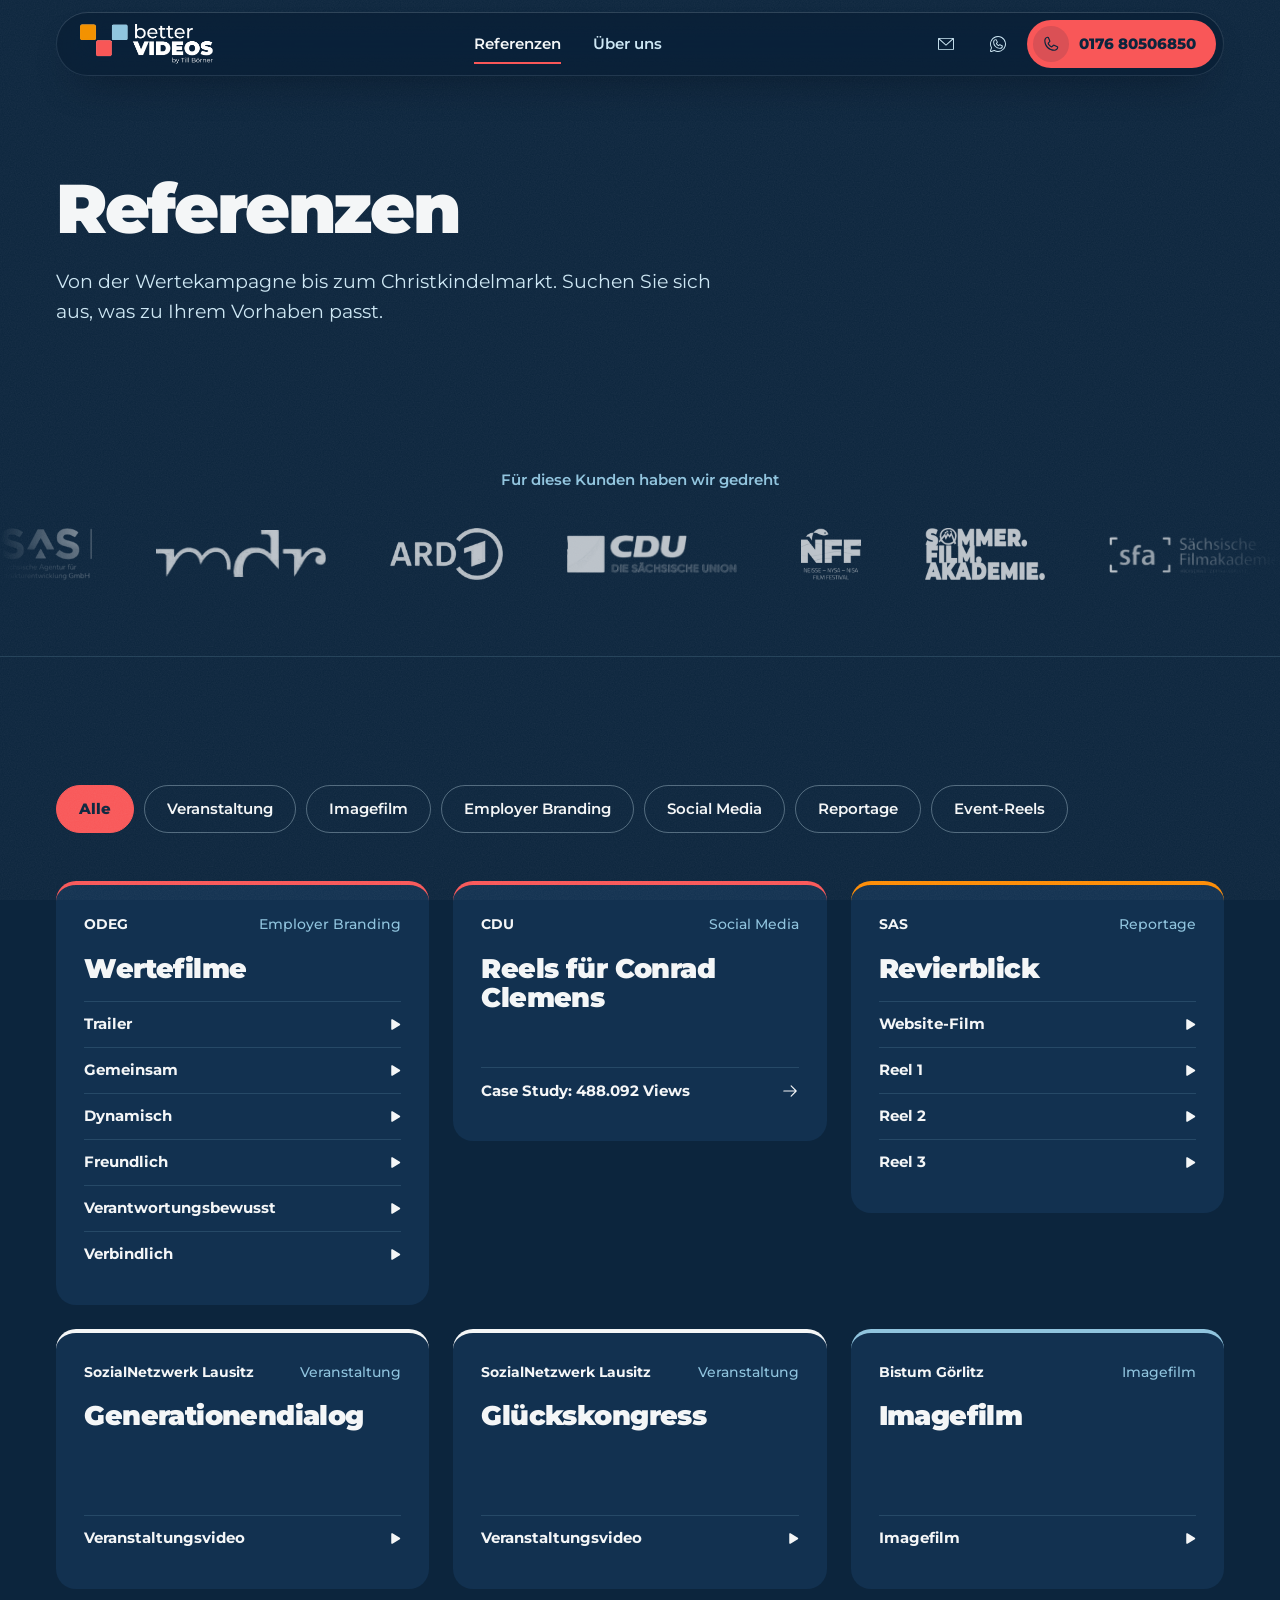
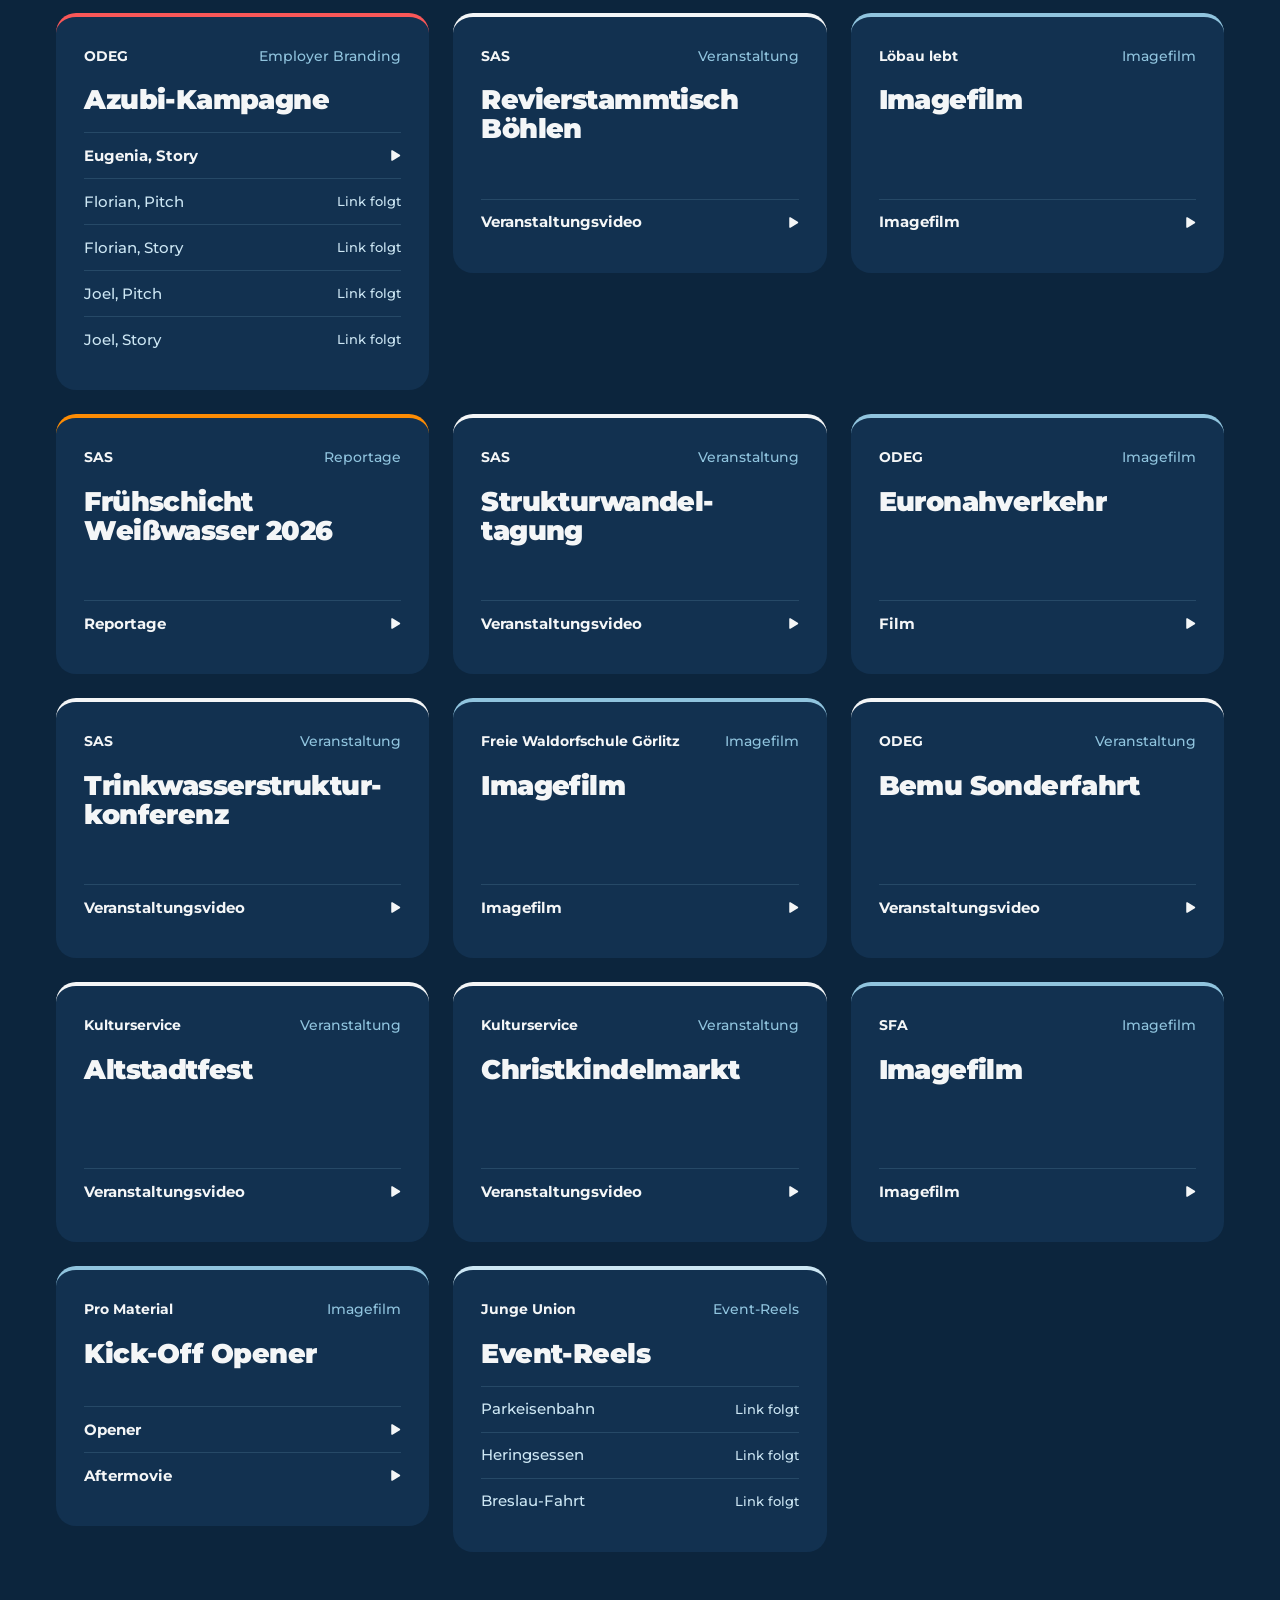
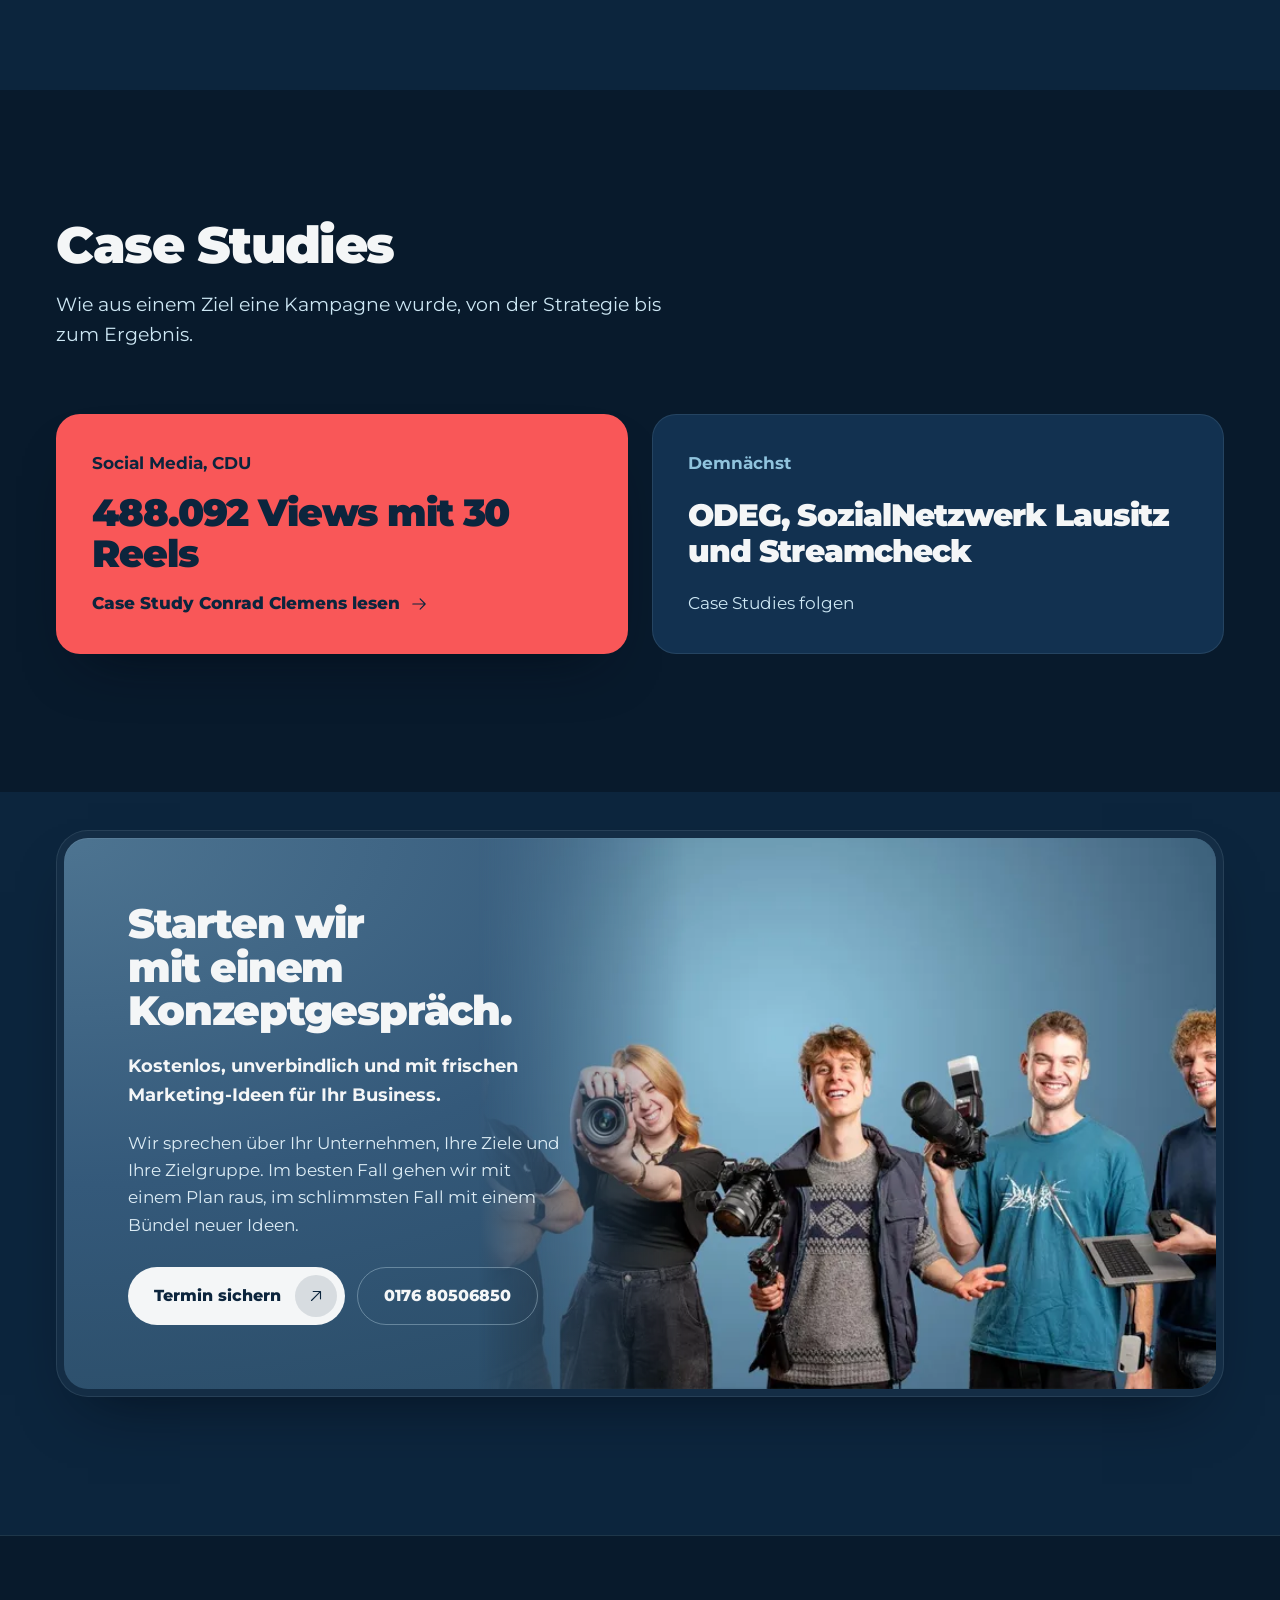
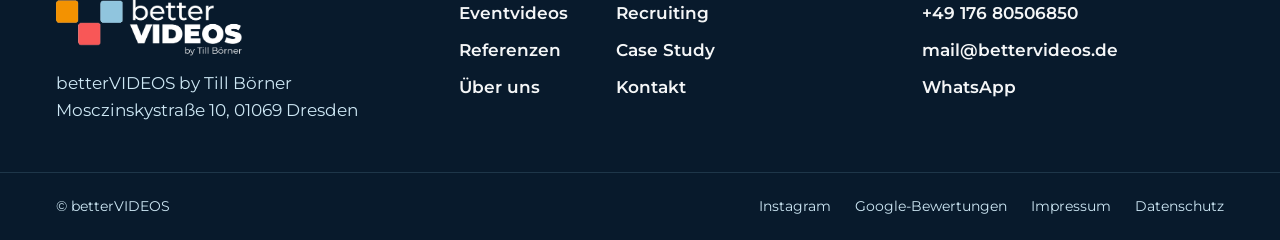
<file: referenzen.html>
<!doctype html>
<html lang="de">
<head>
<meta charset="utf-8">
<meta name="viewport" content="width=device-width, initial-scale=1, viewport-fit=cover">
<title>Referenzen | betterVIDEOS</title>
<meta name="description" content="Imagefilme, Eventvideos, Employer Branding, Social Media und Reportagen: unsere Filme für ODEG, SAS, SozialNetzwerk Lausitz, Bistum Görlitz und viele mehr.">
<meta name="theme-color" content="#0c253d">
<link rel="canonical" href="https://bettervideos.de/referenzen.html">
<meta property="og:type" content="website">
<meta property="og:title" content="Referenzen | betterVIDEOS">
<meta property="og:description" content="Imagefilme, Eventvideos, Employer Branding, Social Media und Reportagen: unsere Filme für ODEG, SAS, SozialNetzwerk Lausitz, Bistum Görlitz und viele mehr.">
<meta property="og:image" content="https://bettervideos.de/assets/img/team-1520.jpg">
<meta property="og:locale" content="de_DE">
<link rel="preload" href="assets/fonts/montserrat-var.woff2" as="font" type="font/woff2" crossorigin>
<link rel="stylesheet" href="assets/css/style.css">
<link rel="icon" type="image/svg+xml" href="data:image/svg+xml,%3Csvg xmlns='http://www.w3.org/2000/svg' viewBox='0 0 64 64'%3E%3Crect x='2' y='4' width='22' height='22' rx='4' fill='%23f39202'/%3E%3Crect x='40' y='4' width='22' height='22' rx='4' fill='%2390c4de'/%3E%3Crect x='21' y='38' width='22' height='22' rx='4' fill='%23f95758'/%3E%3C/svg%3E">
</head>
<body>
<a class="skip-link" href="#inhalt">Zum Inhalt springen</a>
<header class="site-header">
<div class="site-header__inner">
<a class="logo" href="index.html" aria-label="betterVIDEOS Startseite"><picture><source srcset="assets/img/logo.webp" type="image/webp"><img src="assets/img/logo.png" alt="betterVIDEOS by Till Börner" width="520" height="157"></picture></a>
<nav class="main-nav" aria-label="Hauptnavigation">
<a href="referenzen.html" aria-current="page">Referenzen</a>
<a href="ueber-uns.html">Über uns</a>
</nav>
<div class="header-actions">
<a class="icon-btn" href="mailto:mail@bettervideos.de" aria-label="E-Mail schreiben"><svg xmlns="http://www.w3.org/2000/svg" width="20" height="20" aria-hidden="true" focusable="false" viewBox="0 0 256 256" fill="currentColor"><path d="M224,50H32a6,6,0,0,0-6,6V192a14,14,0,0,0,14,14H216a14,14,0,0,0,14-14V56A6,6,0,0,0,224,50ZM208.58,62,128,135.86,47.42,62ZM216,194H40a2,2,0,0,1-2-2V69.64l86,78.78a6,6,0,0,0,8.1,0L218,69.64V192A2,2,0,0,1,216,194Z"/></svg></a>
<a class="icon-btn" href="https://wa.me/4917680506850" aria-label="WhatsApp schreiben"><svg xmlns="http://www.w3.org/2000/svg" width="20" height="20" aria-hidden="true" focusable="false" viewBox="0 0 256 256" fill="currentColor"><path d="M186.68,146.63l-32-16a6,6,0,0,0-6,.38L133,141.46A42.49,42.49,0,0,1,114.54,123L125,107.33a6,6,0,0,0,.38-6l-16-32A6,6,0,0,0,104,66a38,38,0,0,0-38,38,86.1,86.1,0,0,0,86,86,38,38,0,0,0,38-38A6,6,0,0,0,186.68,146.63ZM152,178a74.09,74.09,0,0,1-74-74,26,26,0,0,1,22.42-25.75l12.66,25.32-10.39,15.58a6,6,0,0,0-.54,5.63,54.43,54.43,0,0,0,29.07,29.07,6,6,0,0,0,5.63-.54l15.58-10.39,25.32,12.66A26,26,0,0,1,152,178ZM128,26A102,102,0,0,0,38.35,176.69L26.73,211.56a14,14,0,0,0,17.71,17.71l34.87-11.62A102,102,0,1,0,128,26Zm0,192a90,90,0,0,1-45.06-12.08,6.09,6.09,0,0,0-3-.81,6.2,6.2,0,0,0-1.9.31L40.65,217.88a2,2,0,0,1-2.53-2.53L50.58,178a6,6,0,0,0-.5-4.91A90,90,0,1,1,128,218Z"/></svg></a>
<a class="call-btn" href="tel:+4917680506850" aria-label="Anrufen: 0176 80506850"><span class="call-btn__icon"><svg xmlns="http://www.w3.org/2000/svg" width="18" height="18" aria-hidden="true" focusable="false" viewBox="0 0 256 256" fill="currentColor"><path d="M222.37,158.46l-47.11-21.11-.13-.06a16,16,0,0,0-15.17,1.4,8.12,8.12,0,0,0-.75.56L134.87,160c-15.42-7.49-31.34-23.29-38.83-38.51l20.78-24.71c.2-.25.39-.5.57-.77a16,16,0,0,0,1.32-15.06l0-.12L97.54,33.64a16,16,0,0,0-16.62-9.52A56.26,56.26,0,0,0,32,80c0,79.4,64.6,144,144,144a56.26,56.26,0,0,0,55.88-48.92A16,16,0,0,0,222.37,158.46ZM176,208A128.14,128.14,0,0,1,48,80,40.2,40.2,0,0,1,82.87,40a.61.61,0,0,0,0,.12l21,47L83.2,111.86a6.13,6.13,0,0,0-.57.77,16,16,0,0,0-1,15.7c9.06,18.53,27.73,37.06,46.46,46.11a16,16,0,0,0,15.75-1.14,8.44,8.44,0,0,0,.74-.56L168.89,152l47,21.05h0s.08,0,.11,0A40.21,40.21,0,0,1,176,208Z"/></svg></span><span class="call-btn__label">0176 80506850</span></a>
<button class="menu-toggle" type="button" aria-expanded="false" aria-controls="mobile-menu" aria-label="Menü öffnen"><span></span><span></span></button>
</div>
</div>
</header>
<nav class="mobile-menu" id="mobile-menu" aria-label="Mobiles Menü" aria-hidden="true">
<a href="index.html">Start</a>
<a href="eventvideo.html">Eventvideos</a>
<a href="recruiting.html">Recruiting</a>
<a href="referenzen.html" aria-current="page">Referenzen</a>
<a href="ueber-uns.html">Über uns</a>
<a href="kontakt.html">Kontakt</a>
<div class="mobile-menu__contact">
<a href="tel:+4917680506850">0176 80506850</a>
<a href="https://wa.me/4917680506850">WhatsApp</a>
<a href="mailto:mail@bettervideos.de">mail@bettervideos.de</a>
</div>
</nav>

<main id="inhalt">

<section class="page-hero" data-hero aria-label="Einstieg">
<div class="wrap">
<h1 class="h1">Referenzen</h1>
<p class="lead">Von der Wertekampagne bis zum Christkindelmarkt. Suchen Sie sich aus, was zu Ihrem Vorhaben passt.</p>
</div>
</section>

<section class="logos" aria-label="Für diese Kunden haben wir gedreht">
<div class="wrap"><p class="logos__label">Für diese Kunden haben wir gedreht</p></div>
<div class="logos__viewport"><div class="logos__track"><img src="assets/img/logos/sas.png" alt="Sächsische Agentur für Strukturentwicklung" loading="lazy" decoding="async"><img src="assets/img/logos/mdr.png" alt="MDR" loading="lazy" decoding="async"><img src="assets/img/logos/ard.png" alt="ARD" loading="lazy" decoding="async"><img src="assets/img/logos/cdu.png" alt="CDU Sachsen" loading="lazy" decoding="async"><img src="assets/img/logos/nff.png" alt="Neiße Filmfestival" loading="lazy" decoding="async"><img src="assets/img/logos/sommer-film-akademie.png" alt="Sommer Film Akademie" loading="lazy" decoding="async"><img src="assets/img/logos/sfa.png" alt="Sächsische Filmakademie" loading="lazy" decoding="async"><img src="assets/img/logos/loebau-lebt.png" alt="Löbau lebt" loading="lazy" decoding="async"><img src="assets/img/logos/waldorfschule.png" alt="Freie Waldorfschule Görlitz" loading="lazy" decoding="async"><img src="assets/img/logos/camillo-kino.png" alt="Camillo Kino" loading="lazy" decoding="async"><img src="assets/img/logos/quickstart-sachsen.png" alt="Quickstart Sachsen" loading="lazy" decoding="async"><img src="assets/img/logos/soziokultur.png" alt="Landesverband Soziokultur Sachsen" loading="lazy" decoding="async"><img src="assets/img/logos/erika-simon-stiftung.png" alt="Erika-Simon-Stiftung" loading="lazy" decoding="async"><img src="assets/img/logos/bestattungshaus-fieber.png" alt="Bestattungshaus Fieber" loading="lazy" decoding="async"><img src="assets/img/logos/racemap.png" alt="Racemap" loading="lazy" decoding="async"><img src="assets/img/logos/y-kollektiv.png" alt="Y-Kollektiv" loading="lazy" decoding="async"><img src="assets/img/logos/a-team.png" alt="A-Team" loading="lazy" decoding="async"><img src="assets/img/logos/aquaristik.png" alt="Aquaristik Studio" loading="lazy" decoding="async"><img src="assets/img/logos/bu.png" alt="BU" loading="lazy" decoding="async"><img src="assets/img/logos/sas.png" alt="" aria-hidden="true" loading="lazy" decoding="async"><img src="assets/img/logos/mdr.png" alt="" aria-hidden="true" loading="lazy" decoding="async"><img src="assets/img/logos/ard.png" alt="" aria-hidden="true" loading="lazy" decoding="async"><img src="assets/img/logos/cdu.png" alt="" aria-hidden="true" loading="lazy" decoding="async"><img src="assets/img/logos/nff.png" alt="" aria-hidden="true" loading="lazy" decoding="async"><img src="assets/img/logos/sommer-film-akademie.png" alt="" aria-hidden="true" loading="lazy" decoding="async"><img src="assets/img/logos/sfa.png" alt="" aria-hidden="true" loading="lazy" decoding="async"><img src="assets/img/logos/loebau-lebt.png" alt="" aria-hidden="true" loading="lazy" decoding="async"><img src="assets/img/logos/waldorfschule.png" alt="" aria-hidden="true" loading="lazy" decoding="async"><img src="assets/img/logos/camillo-kino.png" alt="" aria-hidden="true" loading="lazy" decoding="async"><img src="assets/img/logos/quickstart-sachsen.png" alt="" aria-hidden="true" loading="lazy" decoding="async"><img src="assets/img/logos/soziokultur.png" alt="" aria-hidden="true" loading="lazy" decoding="async"><img src="assets/img/logos/erika-simon-stiftung.png" alt="" aria-hidden="true" loading="lazy" decoding="async"><img src="assets/img/logos/bestattungshaus-fieber.png" alt="" aria-hidden="true" loading="lazy" decoding="async"><img src="assets/img/logos/racemap.png" alt="" aria-hidden="true" loading="lazy" decoding="async"><img src="assets/img/logos/y-kollektiv.png" alt="" aria-hidden="true" loading="lazy" decoding="async"><img src="assets/img/logos/a-team.png" alt="" aria-hidden="true" loading="lazy" decoding="async"><img src="assets/img/logos/aquaristik.png" alt="" aria-hidden="true" loading="lazy" decoding="async"><img src="assets/img/logos/bu.png" alt="" aria-hidden="true" loading="lazy" decoding="async"></div></div>
</section>


<section class="section" aria-label="Projekte">
<div class="wrap">
<div class="filters" role="group" aria-label="Nach Format filtern" data-filters>
<button class="filter" type="button" data-filter="alle" aria-pressed="true">Alle</button>
<button class="filter" type="button" data-filter="event" aria-pressed="false">Veranstaltung</button>
<button class="filter" type="button" data-filter="image" aria-pressed="false">Imagefilm</button>
<button class="filter" type="button" data-filter="employer" aria-pressed="false">Employer Branding</button>
<button class="filter" type="button" data-filter="social" aria-pressed="false">Social Media</button>
<button class="filter" type="button" data-filter="reportage" aria-pressed="false">Reportage</button>
<button class="filter" type="button" data-filter="reel" aria-pressed="false">Event-Reels</button>
</div>
<p class="visually-hidden" aria-live="polite" data-filter-status></p>
<div class="projects">
<article class="project project--employer" data-cat="employer">
<p class="project__meta"><span>ODEG</span><span>Employer Branding</span></p>
<h2>Wertefilme</h2>
<ul><li><a class="project__film" href="https://vimeo.com/1180764896" data-vimeo="1180764896" data-title="ODEG: Wertefilme, Trailer"><span>Trailer</span><svg xmlns="http://www.w3.org/2000/svg" width="13" height="13" aria-hidden="true" focusable="false" viewBox="0 0 256 256" fill="currentColor"><path d="M240,128a15.74,15.74,0,0,1-7.6,13.51L88.32,229.65a16,16,0,0,1-16.2.3A15.86,15.86,0,0,1,64,216.13V39.87a15.86,15.86,0,0,1,8.12-13.82,16,16,0,0,1,16.2.3L232.4,114.49A15.74,15.74,0,0,1,240,128Z"/></svg></a></li><li><a class="project__film" href="https://vimeo.com/1180764095" data-vimeo="1180764095" data-title="ODEG: Wertefilme, Gemeinsam"><span>Gemeinsam</span><svg xmlns="http://www.w3.org/2000/svg" width="13" height="13" aria-hidden="true" focusable="false" viewBox="0 0 256 256" fill="currentColor"><path d="M240,128a15.74,15.74,0,0,1-7.6,13.51L88.32,229.65a16,16,0,0,1-16.2.3A15.86,15.86,0,0,1,64,216.13V39.87a15.86,15.86,0,0,1,8.12-13.82,16,16,0,0,1,16.2.3L232.4,114.49A15.74,15.74,0,0,1,240,128Z"/></svg></a></li><li><a class="project__film" href="https://vimeo.com/1180765129" data-vimeo="1180765129" data-title="ODEG: Wertefilme, Dynamisch"><span>Dynamisch</span><svg xmlns="http://www.w3.org/2000/svg" width="13" height="13" aria-hidden="true" focusable="false" viewBox="0 0 256 256" fill="currentColor"><path d="M240,128a15.74,15.74,0,0,1-7.6,13.51L88.32,229.65a16,16,0,0,1-16.2.3A15.86,15.86,0,0,1,64,216.13V39.87a15.86,15.86,0,0,1,8.12-13.82,16,16,0,0,1,16.2.3L232.4,114.49A15.74,15.74,0,0,1,240,128Z"/></svg></a></li><li><a class="project__film" href="https://vimeo.com/1180763960" data-vimeo="1180763960" data-title="ODEG: Wertefilme, Freundlich"><span>Freundlich</span><svg xmlns="http://www.w3.org/2000/svg" width="13" height="13" aria-hidden="true" focusable="false" viewBox="0 0 256 256" fill="currentColor"><path d="M240,128a15.74,15.74,0,0,1-7.6,13.51L88.32,229.65a16,16,0,0,1-16.2.3A15.86,15.86,0,0,1,64,216.13V39.87a15.86,15.86,0,0,1,8.12-13.82,16,16,0,0,1,16.2.3L232.4,114.49A15.74,15.74,0,0,1,240,128Z"/></svg></a></li><li><a class="project__film" href="https://vimeo.com/1180764340" data-vimeo="1180764340" data-title="ODEG: Wertefilme, Verantwortungsbewusst"><span>Verantwortungsbewusst</span><svg xmlns="http://www.w3.org/2000/svg" width="13" height="13" aria-hidden="true" focusable="false" viewBox="0 0 256 256" fill="currentColor"><path d="M240,128a15.74,15.74,0,0,1-7.6,13.51L88.32,229.65a16,16,0,0,1-16.2.3A15.86,15.86,0,0,1,64,216.13V39.87a15.86,15.86,0,0,1,8.12-13.82,16,16,0,0,1,16.2.3L232.4,114.49A15.74,15.74,0,0,1,240,128Z"/></svg></a></li><li><a class="project__film" href="https://vimeo.com/1180764654" data-vimeo="1180764654" data-title="ODEG: Wertefilme, Verbindlich"><span>Verbindlich</span><svg xmlns="http://www.w3.org/2000/svg" width="13" height="13" aria-hidden="true" focusable="false" viewBox="0 0 256 256" fill="currentColor"><path d="M240,128a15.74,15.74,0,0,1-7.6,13.51L88.32,229.65a16,16,0,0,1-16.2.3A15.86,15.86,0,0,1,64,216.13V39.87a15.86,15.86,0,0,1,8.12-13.82,16,16,0,0,1,16.2.3L232.4,114.49A15.74,15.74,0,0,1,240,128Z"/></svg></a></li></ul>
</article>
<article class="project project--social" data-cat="social">
<p class="project__meta"><span>CDU</span><span>Social Media</span></p>
<h2>Reels für Conrad Clemens</h2>
<ul><li><a class="project__film" href="case-study-conrad-clemens.html"><span>Case Study: 488.092 Views</span><svg xmlns="http://www.w3.org/2000/svg" width="18" height="18" aria-hidden="true" focusable="false" viewBox="0 0 256 256" fill="currentColor"><path d="M221.66,133.66l-72,72a8,8,0,0,1-11.32-11.32L196.69,136H40a8,8,0,0,1,0-16H196.69L138.34,61.66a8,8,0,0,1,11.32-11.32l72,72A8,8,0,0,1,221.66,133.66Z"/></svg></a></li></ul>
</article>
<article class="project project--reportage" data-cat="reportage">
<p class="project__meta"><span>SAS</span><span>Reportage</span></p>
<h2>Revierblick</h2>
<ul><li><a class="project__film" href="https://vimeo.com/1180861348" data-vimeo="1180861348" data-title="SAS: Revierblick, Website-Film"><span>Website-Film</span><svg xmlns="http://www.w3.org/2000/svg" width="13" height="13" aria-hidden="true" focusable="false" viewBox="0 0 256 256" fill="currentColor"><path d="M240,128a15.74,15.74,0,0,1-7.6,13.51L88.32,229.65a16,16,0,0,1-16.2.3A15.86,15.86,0,0,1,64,216.13V39.87a15.86,15.86,0,0,1,8.12-13.82,16,16,0,0,1,16.2.3L232.4,114.49A15.74,15.74,0,0,1,240,128Z"/></svg></a></li><li><a class="project__film" href="https://vimeo.com/1180860940" data-vimeo="1180860940" data-title="SAS: Revierblick, Reel 1"><span>Reel 1</span><svg xmlns="http://www.w3.org/2000/svg" width="13" height="13" aria-hidden="true" focusable="false" viewBox="0 0 256 256" fill="currentColor"><path d="M240,128a15.74,15.74,0,0,1-7.6,13.51L88.32,229.65a16,16,0,0,1-16.2.3A15.86,15.86,0,0,1,64,216.13V39.87a15.86,15.86,0,0,1,8.12-13.82,16,16,0,0,1,16.2.3L232.4,114.49A15.74,15.74,0,0,1,240,128Z"/></svg></a></li><li><a class="project__film" href="https://vimeo.com/1180861059" data-vimeo="1180861059" data-title="SAS: Revierblick, Reel 2"><span>Reel 2</span><svg xmlns="http://www.w3.org/2000/svg" width="13" height="13" aria-hidden="true" focusable="false" viewBox="0 0 256 256" fill="currentColor"><path d="M240,128a15.74,15.74,0,0,1-7.6,13.51L88.32,229.65a16,16,0,0,1-16.2.3A15.86,15.86,0,0,1,64,216.13V39.87a15.86,15.86,0,0,1,8.12-13.82,16,16,0,0,1,16.2.3L232.4,114.49A15.74,15.74,0,0,1,240,128Z"/></svg></a></li><li><a class="project__film" href="https://vimeo.com/1180861198" data-vimeo="1180861198" data-title="SAS: Revierblick, Reel 3"><span>Reel 3</span><svg xmlns="http://www.w3.org/2000/svg" width="13" height="13" aria-hidden="true" focusable="false" viewBox="0 0 256 256" fill="currentColor"><path d="M240,128a15.74,15.74,0,0,1-7.6,13.51L88.32,229.65a16,16,0,0,1-16.2.3A15.86,15.86,0,0,1,64,216.13V39.87a15.86,15.86,0,0,1,8.12-13.82,16,16,0,0,1,16.2.3L232.4,114.49A15.74,15.74,0,0,1,240,128Z"/></svg></a></li></ul>
</article>
<article class="project project--event" data-cat="event">
<p class="project__meta"><span>SozialNetzwerk Lausitz</span><span>Veranstaltung</span></p>
<h2>Generationen&shy;dialog</h2>
<ul><li><a class="project__film" href="https://vimeo.com/1182042656" data-vimeo="1182042656" data-title="SozialNetzwerk Lausitz: Generationendialog, Veranstaltungsvideo"><span>Veranstaltungsvideo</span><svg xmlns="http://www.w3.org/2000/svg" width="13" height="13" aria-hidden="true" focusable="false" viewBox="0 0 256 256" fill="currentColor"><path d="M240,128a15.74,15.74,0,0,1-7.6,13.51L88.32,229.65a16,16,0,0,1-16.2.3A15.86,15.86,0,0,1,64,216.13V39.87a15.86,15.86,0,0,1,8.12-13.82,16,16,0,0,1,16.2.3L232.4,114.49A15.74,15.74,0,0,1,240,128Z"/></svg></a></li></ul>
</article>
<article class="project project--event" data-cat="event">
<p class="project__meta"><span>SozialNetzwerk Lausitz</span><span>Veranstaltung</span></p>
<h2>Glücks&shy;kongress</h2>
<ul><li><a class="project__film" href="https://vimeo.com/1182041630" data-vimeo="1182041630" data-title="SozialNetzwerk Lausitz: Glückskongress, Veranstaltungsvideo"><span>Veranstaltungsvideo</span><svg xmlns="http://www.w3.org/2000/svg" width="13" height="13" aria-hidden="true" focusable="false" viewBox="0 0 256 256" fill="currentColor"><path d="M240,128a15.74,15.74,0,0,1-7.6,13.51L88.32,229.65a16,16,0,0,1-16.2.3A15.86,15.86,0,0,1,64,216.13V39.87a15.86,15.86,0,0,1,8.12-13.82,16,16,0,0,1,16.2.3L232.4,114.49A15.74,15.74,0,0,1,240,128Z"/></svg></a></li></ul>
</article>
<article class="project project--image" data-cat="image">
<p class="project__meta"><span>Bistum Görlitz</span><span>Imagefilm</span></p>
<h2>Imagefilm</h2>
<ul><li><a class="project__film" href="https://vimeo.com/1143287568" data-vimeo="1143287568" data-title="Bistum Görlitz: Imagefilm, Imagefilm"><span>Imagefilm</span><svg xmlns="http://www.w3.org/2000/svg" width="13" height="13" aria-hidden="true" focusable="false" viewBox="0 0 256 256" fill="currentColor"><path d="M240,128a15.74,15.74,0,0,1-7.6,13.51L88.32,229.65a16,16,0,0,1-16.2.3A15.86,15.86,0,0,1,64,216.13V39.87a15.86,15.86,0,0,1,8.12-13.82,16,16,0,0,1,16.2.3L232.4,114.49A15.74,15.74,0,0,1,240,128Z"/></svg></a></li></ul>
</article>
<article class="project project--employer" data-cat="employer">
<p class="project__meta"><span>ODEG</span><span>Employer Branding</span></p>
<h2>Azubi-Kampagne</h2>
<ul><li><a class="project__film" href="https://vimeo.com/1190121010" data-vimeo="1190121010" data-title="ODEG: Azubi-Kampagne, Eugenia, Story"><span>Eugenia, Story</span><svg xmlns="http://www.w3.org/2000/svg" width="13" height="13" aria-hidden="true" focusable="false" viewBox="0 0 256 256" fill="currentColor"><path d="M240,128a15.74,15.74,0,0,1-7.6,13.51L88.32,229.65a16,16,0,0,1-16.2.3A15.86,15.86,0,0,1,64,216.13V39.87a15.86,15.86,0,0,1,8.12-13.82,16,16,0,0,1,16.2.3L232.4,114.49A15.74,15.74,0,0,1,240,128Z"/></svg></a></li><li><span class="project__film project__film--pending"><span>Florian, Pitch</span><small>Link folgt</small></span></li><li><span class="project__film project__film--pending"><span>Florian, Story</span><small>Link folgt</small></span></li><li><span class="project__film project__film--pending"><span>Joel, Pitch</span><small>Link folgt</small></span></li><li><span class="project__film project__film--pending"><span>Joel, Story</span><small>Link folgt</small></span></li></ul>
</article>
<article class="project project--event" data-cat="event">
<p class="project__meta"><span>SAS</span><span>Veranstaltung</span></p>
<h2>Revierstammtisch Böhlen</h2>
<ul><li><a class="project__film" href="https://vimeo.com/1180875905" data-vimeo="1180875905" data-title="SAS: Revierstammtisch Böhlen, Veranstaltungsvideo"><span>Veranstaltungsvideo</span><svg xmlns="http://www.w3.org/2000/svg" width="13" height="13" aria-hidden="true" focusable="false" viewBox="0 0 256 256" fill="currentColor"><path d="M240,128a15.74,15.74,0,0,1-7.6,13.51L88.32,229.65a16,16,0,0,1-16.2.3A15.86,15.86,0,0,1,64,216.13V39.87a15.86,15.86,0,0,1,8.12-13.82,16,16,0,0,1,16.2.3L232.4,114.49A15.74,15.74,0,0,1,240,128Z"/></svg></a></li></ul>
</article>
<article class="project project--image" data-cat="image">
<p class="project__meta"><span>Löbau lebt</span><span>Imagefilm</span></p>
<h2>Imagefilm</h2>
<ul><li><a class="project__film" href="https://vimeo.com/1179370126" data-vimeo="1179370126" data-title="Löbau lebt: Imagefilm, Imagefilm"><span>Imagefilm</span><svg xmlns="http://www.w3.org/2000/svg" width="13" height="13" aria-hidden="true" focusable="false" viewBox="0 0 256 256" fill="currentColor"><path d="M240,128a15.74,15.74,0,0,1-7.6,13.51L88.32,229.65a16,16,0,0,1-16.2.3A15.86,15.86,0,0,1,64,216.13V39.87a15.86,15.86,0,0,1,8.12-13.82,16,16,0,0,1,16.2.3L232.4,114.49A15.74,15.74,0,0,1,240,128Z"/></svg></a></li></ul>
</article>
<article class="project project--reportage" data-cat="reportage">
<p class="project__meta"><span>SAS</span><span>Reportage</span></p>
<h2>Frühschicht Weißwasser 2026</h2>
<ul><li><a class="project__film" href="https://vimeo.com/1195907313" data-vimeo="1195907313" data-title="SAS: Frühschicht Weißwasser 2026, Reportage"><span>Reportage</span><svg xmlns="http://www.w3.org/2000/svg" width="13" height="13" aria-hidden="true" focusable="false" viewBox="0 0 256 256" fill="currentColor"><path d="M240,128a15.74,15.74,0,0,1-7.6,13.51L88.32,229.65a16,16,0,0,1-16.2.3A15.86,15.86,0,0,1,64,216.13V39.87a15.86,15.86,0,0,1,8.12-13.82,16,16,0,0,1,16.2.3L232.4,114.49A15.74,15.74,0,0,1,240,128Z"/></svg></a></li></ul>
</article>
<article class="project project--event" data-cat="event">
<p class="project__meta"><span>SAS</span><span>Veranstaltung</span></p>
<h2>Struktur&shy;wandel&shy;tagung</h2>
<ul><li><a class="project__film" href="https://vimeo.com/1192613729" data-vimeo="1192613729" data-title="SAS: Strukturwandeltagung, Veranstaltungsvideo"><span>Veranstaltungsvideo</span><svg xmlns="http://www.w3.org/2000/svg" width="13" height="13" aria-hidden="true" focusable="false" viewBox="0 0 256 256" fill="currentColor"><path d="M240,128a15.74,15.74,0,0,1-7.6,13.51L88.32,229.65a16,16,0,0,1-16.2.3A15.86,15.86,0,0,1,64,216.13V39.87a15.86,15.86,0,0,1,8.12-13.82,16,16,0,0,1,16.2.3L232.4,114.49A15.74,15.74,0,0,1,240,128Z"/></svg></a></li></ul>
</article>
<article class="project project--image" data-cat="image">
<p class="project__meta"><span>ODEG</span><span>Imagefilm</span></p>
<h2>Euronahverkehr</h2>
<ul><li><a class="project__film" href="https://vimeo.com/1120769057" data-vimeo="1120769057" data-title="ODEG: Euronahverkehr, Film"><span>Film</span><svg xmlns="http://www.w3.org/2000/svg" width="13" height="13" aria-hidden="true" focusable="false" viewBox="0 0 256 256" fill="currentColor"><path d="M240,128a15.74,15.74,0,0,1-7.6,13.51L88.32,229.65a16,16,0,0,1-16.2.3A15.86,15.86,0,0,1,64,216.13V39.87a15.86,15.86,0,0,1,8.12-13.82,16,16,0,0,1,16.2.3L232.4,114.49A15.74,15.74,0,0,1,240,128Z"/></svg></a></li></ul>
</article>
<article class="project project--event" data-cat="event">
<p class="project__meta"><span>SAS</span><span>Veranstaltung</span></p>
<h2>Trinkwasser&shy;struktur&shy;konferenz</h2>
<ul><li><a class="project__film" href="https://vimeo.com/1192613730" data-vimeo="1192613730" data-title="SAS: Trinkwasserstrukturkonferenz, Veranstaltungsvideo"><span>Veranstaltungsvideo</span><svg xmlns="http://www.w3.org/2000/svg" width="13" height="13" aria-hidden="true" focusable="false" viewBox="0 0 256 256" fill="currentColor"><path d="M240,128a15.74,15.74,0,0,1-7.6,13.51L88.32,229.65a16,16,0,0,1-16.2.3A15.86,15.86,0,0,1,64,216.13V39.87a15.86,15.86,0,0,1,8.12-13.82,16,16,0,0,1,16.2.3L232.4,114.49A15.74,15.74,0,0,1,240,128Z"/></svg></a></li></ul>
</article>
<article class="project project--image" data-cat="image">
<p class="project__meta"><span>Freie Waldorfschule Görlitz</span><span>Imagefilm</span></p>
<h2>Imagefilm</h2>
<ul><li><a class="project__film" href="https://vimeo.com/1191891543" data-vimeo="1191891543" data-title="Freie Waldorfschule Görlitz: Imagefilm, Imagefilm"><span>Imagefilm</span><svg xmlns="http://www.w3.org/2000/svg" width="13" height="13" aria-hidden="true" focusable="false" viewBox="0 0 256 256" fill="currentColor"><path d="M240,128a15.74,15.74,0,0,1-7.6,13.51L88.32,229.65a16,16,0,0,1-16.2.3A15.86,15.86,0,0,1,64,216.13V39.87a15.86,15.86,0,0,1,8.12-13.82,16,16,0,0,1,16.2.3L232.4,114.49A15.74,15.74,0,0,1,240,128Z"/></svg></a></li></ul>
</article>
<article class="project project--event" data-cat="event">
<p class="project__meta"><span>ODEG</span><span>Veranstaltung</span></p>
<h2>Bemu Sonderfahrt</h2>
<ul><li><a class="project__film" href="https://vimeo.com/1192568911" data-vimeo="1192568911" data-title="ODEG: Bemu Sonderfahrt, Veranstaltungsvideo"><span>Veranstaltungsvideo</span><svg xmlns="http://www.w3.org/2000/svg" width="13" height="13" aria-hidden="true" focusable="false" viewBox="0 0 256 256" fill="currentColor"><path d="M240,128a15.74,15.74,0,0,1-7.6,13.51L88.32,229.65a16,16,0,0,1-16.2.3A15.86,15.86,0,0,1,64,216.13V39.87a15.86,15.86,0,0,1,8.12-13.82,16,16,0,0,1,16.2.3L232.4,114.49A15.74,15.74,0,0,1,240,128Z"/></svg></a></li></ul>
</article>
<article class="project project--event" data-cat="event">
<p class="project__meta"><span>Kulturservice</span><span>Veranstaltung</span></p>
<h2>Altstadtfest</h2>
<ul><li><a class="project__film" href="https://vimeo.com/1037210347" data-vimeo="1037210347" data-title="Kulturservice: Altstadtfest, Veranstaltungsvideo"><span>Veranstaltungsvideo</span><svg xmlns="http://www.w3.org/2000/svg" width="13" height="13" aria-hidden="true" focusable="false" viewBox="0 0 256 256" fill="currentColor"><path d="M240,128a15.74,15.74,0,0,1-7.6,13.51L88.32,229.65a16,16,0,0,1-16.2.3A15.86,15.86,0,0,1,64,216.13V39.87a15.86,15.86,0,0,1,8.12-13.82,16,16,0,0,1,16.2.3L232.4,114.49A15.74,15.74,0,0,1,240,128Z"/></svg></a></li></ul>
</article>
<article class="project project--event" data-cat="event">
<p class="project__meta"><span>Kulturservice</span><span>Veranstaltung</span></p>
<h2>Christkindelmarkt</h2>
<ul><li><a class="project__film" href="https://vimeo.com/1192637543" data-vimeo="1192637543" data-title="Kulturservice: Christkindelmarkt, Veranstaltungsvideo"><span>Veranstaltungsvideo</span><svg xmlns="http://www.w3.org/2000/svg" width="13" height="13" aria-hidden="true" focusable="false" viewBox="0 0 256 256" fill="currentColor"><path d="M240,128a15.74,15.74,0,0,1-7.6,13.51L88.32,229.65a16,16,0,0,1-16.2.3A15.86,15.86,0,0,1,64,216.13V39.87a15.86,15.86,0,0,1,8.12-13.82,16,16,0,0,1,16.2.3L232.4,114.49A15.74,15.74,0,0,1,240,128Z"/></svg></a></li></ul>
</article>
<article class="project project--image" data-cat="image">
<p class="project__meta"><span>SFA</span><span>Imagefilm</span></p>
<h2>Imagefilm</h2>
<ul><li><a class="project__film" href="https://vimeo.com/894581285" data-vimeo="894581285" data-title="SFA: Imagefilm, Imagefilm"><span>Imagefilm</span><svg xmlns="http://www.w3.org/2000/svg" width="13" height="13" aria-hidden="true" focusable="false" viewBox="0 0 256 256" fill="currentColor"><path d="M240,128a15.74,15.74,0,0,1-7.6,13.51L88.32,229.65a16,16,0,0,1-16.2.3A15.86,15.86,0,0,1,64,216.13V39.87a15.86,15.86,0,0,1,8.12-13.82,16,16,0,0,1,16.2.3L232.4,114.49A15.74,15.74,0,0,1,240,128Z"/></svg></a></li></ul>
</article>
<article class="project project--image" data-cat="image">
<p class="project__meta"><span>Pro Material</span><span>Imagefilm</span></p>
<h2>Kick-Off Opener</h2>
<ul><li><a class="project__film" href="https://vimeo.com/1004107802" data-vimeo="1004107802" data-title="Pro Material: Kick-Off Opener, Opener"><span>Opener</span><svg xmlns="http://www.w3.org/2000/svg" width="13" height="13" aria-hidden="true" focusable="false" viewBox="0 0 256 256" fill="currentColor"><path d="M240,128a15.74,15.74,0,0,1-7.6,13.51L88.32,229.65a16,16,0,0,1-16.2.3A15.86,15.86,0,0,1,64,216.13V39.87a15.86,15.86,0,0,1,8.12-13.82,16,16,0,0,1,16.2.3L232.4,114.49A15.74,15.74,0,0,1,240,128Z"/></svg></a></li><li><a class="project__film" href="https://vimeo.com/1192559802" data-vimeo="1192559802" data-title="Pro Material: Kick-Off Opener, Aftermovie"><span>Aftermovie</span><svg xmlns="http://www.w3.org/2000/svg" width="13" height="13" aria-hidden="true" focusable="false" viewBox="0 0 256 256" fill="currentColor"><path d="M240,128a15.74,15.74,0,0,1-7.6,13.51L88.32,229.65a16,16,0,0,1-16.2.3A15.86,15.86,0,0,1,64,216.13V39.87a15.86,15.86,0,0,1,8.12-13.82,16,16,0,0,1,16.2.3L232.4,114.49A15.74,15.74,0,0,1,240,128Z"/></svg></a></li></ul>
</article>
<article class="project project--reel" data-cat="reel">
<p class="project__meta"><span>Junge Union</span><span>Event-Reels</span></p>
<h2>Event-Reels</h2>
<ul><li><span class="project__film project__film--pending"><span>Parkeisenbahn</span><small>Link folgt</small></span></li><li><span class="project__film project__film--pending"><span>Heringsessen</span><small>Link folgt</small></span></li><li><span class="project__film project__film--pending"><span>Breslau-Fahrt</span><small>Link folgt</small></span></li></ul>
</article>
</div>
<p class="empty-note" data-empty hidden>Für dieses Format ist noch nichts online. Fragen Sie uns einfach nach Beispielen.</p>
</div>
</section>

<section class="section section--deep" aria-labelledby="cases">
<div class="wrap">
<div class="section-head reveal">
<h2 class="h2" id="cases">Case Studies</h2>
<p class="lead">Wie aus einem Ziel eine Kampagne wurde, von der Strategie bis zum Ergebnis.</p>
</div>
<div class="cards-2 reveal">
<a class="card card--accent case-teaser" href="case-study-conrad-clemens.html">
<span class="case-teaser__label">Social Media, CDU</span>
<span class="case-teaser__title">488.092 Views mit 30 Reels</span>
<span class="case-teaser__more">Case Study Conrad Clemens lesen <svg xmlns="http://www.w3.org/2000/svg" width="18" height="18" aria-hidden="true" focusable="false" viewBox="0 0 256 256" fill="currentColor"><path d="M221.66,133.66l-72,72a8,8,0,0,1-11.32-11.32L196.69,136H40a8,8,0,0,1,0-16H196.69L138.34,61.66a8,8,0,0,1,11.32-11.32l72,72A8,8,0,0,1,221.66,133.66Z"/></svg></span>
</a>
<div class="card case-teaser">
<span class="case-teaser__label case-teaser__label--muted">Demnächst</span>
<span class="case-teaser__title case-teaser__title--sm">ODEG, SozialNetzwerk Lausitz und Streamcheck</span>
<span class="muted">Case Studies folgen</span>
</div>
</div>
</div>
</section>

<section class="section section--cta" aria-labelledby="konzeptgespraech">
<div class="wrap">
<div class="bezel bezel--xl reveal">
<div class="bezel__core cta-panel">
<div class="cta-panel__text">
<h2 class="h2" id="konzeptgespraech">Starten wir mit einem Konzeptgespräch.</h2>
<p class="cta-panel__sub">Kostenlos, unverbindlich und mit frischen Marketing-Ideen für Ihr Business.</p>
<p class="cta-panel__body">Wir sprechen über Ihr Unternehmen, Ihre Ziele und Ihre Zielgruppe. Im besten Fall gehen wir mit einem Plan raus, im schlimmsten Fall mit einem Bündel neuer Ideen.</p>
<div class="btn-row">
<a class="btn btn--light" href="kontakt.html"><span>Termin sichern</span><span class="btn__icon"><svg xmlns="http://www.w3.org/2000/svg" width="18" height="18" aria-hidden="true" focusable="false" viewBox="0 0 256 256" fill="currentColor"><path d="M200,64V168a8,8,0,0,1-16,0V83.31L69.66,197.66a8,8,0,0,1-11.32-11.32L172.69,72H88a8,8,0,0,1,0-16H192A8,8,0,0,1,200,64Z"/></svg></span></a>
<a class="btn btn--ghost" href="tel:+4917680506850">0176 80506850</a>
</div>
</div>
<figure class="cta-panel__photo"><picture><source type="image/webp" srcset="assets/img/team-800.webp 800w, assets/img/team-1520.webp 1520w" sizes="(max-width: 860px) 92vw, 720px"><img src="assets/img/team-800.jpg" srcset="assets/img/team-800.jpg 800w, assets/img/team-1520.jpg 1520w" sizes="(max-width: 860px) 92vw, 720px" alt="Das betterVIDEOS-Team mit Kameras vor blauem Hintergrund" width="1520" height="931" loading="lazy" decoding="async"></picture></figure>
</div>
</div>
</div>
</section>

</main>
<footer class="site-footer">
<div class="wrap footer-top">
<div class="footer-brand">
<a class="logo" href="index.html" aria-label="betterVIDEOS Startseite"><picture><source srcset="assets/img/logo.webp" type="image/webp"><img src="assets/img/logo.png" alt="betterVIDEOS by Till Börner" width="520" height="157"></picture></a>
<address>betterVIDEOS by Till Börner<br>Mosczinskystraße 10, 01069 Dresden</address>
</div>
<nav class="footer-nav" aria-label="Seiten">
<a href="eventvideo.html">Eventvideos</a>
<a href="recruiting.html">Recruiting</a>
<a href="referenzen.html">Referenzen</a>
<a href="case-study-conrad-clemens.html">Case Study</a>
<a href="ueber-uns.html">Über uns</a>
<a href="kontakt.html">Kontakt</a>
</nav>
<div class="footer-contact">
<a href="tel:+4917680506850">+49 176 80506850</a>
<a href="mailto:mail@bettervideos.de">mail@bettervideos.de</a>
<a href="https://wa.me/4917680506850">WhatsApp</a>
</div>
</div>
<div class="wrap footer-bar">
<span>© betterVIDEOS</span>
<nav aria-label="Rechtliches">
<a href="https://www.instagram.com/tillderburner/">Instagram</a>
<a href="https://www.google.com/maps/search/?api=1&query=betterVIDEOS%20Dresden">Google-Bewertungen</a>
<a href="impressum.html">Impressum</a>
<a href="datenschutz.html">Datenschutz</a>
</nav>
</div>
</footer>
<div class="contact-bar" aria-label="Schnellkontakt">
<a class="contact-bar__call" href="tel:+4917680506850"><svg xmlns="http://www.w3.org/2000/svg" width="18" height="18" aria-hidden="true" focusable="false" viewBox="0 0 256 256" fill="currentColor"><path d="M222.37,158.46l-47.11-21.11-.13-.06a16,16,0,0,0-15.17,1.4,8.12,8.12,0,0,0-.75.56L134.87,160c-15.42-7.49-31.34-23.29-38.83-38.51l20.78-24.71c.2-.25.39-.5.57-.77a16,16,0,0,0,1.32-15.06l0-.12L97.54,33.64a16,16,0,0,0-16.62-9.52A56.26,56.26,0,0,0,32,80c0,79.4,64.6,144,144,144a56.26,56.26,0,0,0,55.88-48.92A16,16,0,0,0,222.37,158.46ZM176,208A128.14,128.14,0,0,1,48,80,40.2,40.2,0,0,1,82.87,40a.61.61,0,0,0,0,.12l21,47L83.2,111.86a6.13,6.13,0,0,0-.57.77,16,16,0,0,0-1,15.7c9.06,18.53,27.73,37.06,46.46,46.11a16,16,0,0,0,15.75-1.14,8.44,8.44,0,0,0,.74-.56L168.89,152l47,21.05h0s.08,0,.11,0A40.21,40.21,0,0,1,176,208Z"/></svg><span>Anrufen</span></a>
<a class="contact-bar__wa" href="https://wa.me/4917680506850"><svg xmlns="http://www.w3.org/2000/svg" width="20" height="20" aria-hidden="true" focusable="false" viewBox="0 0 256 256" fill="currentColor"><path d="M186.68,146.63l-32-16a6,6,0,0,0-6,.38L133,141.46A42.49,42.49,0,0,1,114.54,123L125,107.33a6,6,0,0,0,.38-6l-16-32A6,6,0,0,0,104,66a38,38,0,0,0-38,38,86.1,86.1,0,0,0,86,86,38,38,0,0,0,38-38A6,6,0,0,0,186.68,146.63ZM152,178a74.09,74.09,0,0,1-74-74,26,26,0,0,1,22.42-25.75l12.66,25.32-10.39,15.58a6,6,0,0,0-.54,5.63,54.43,54.43,0,0,0,29.07,29.07,6,6,0,0,0,5.63-.54l15.58-10.39,25.32,12.66A26,26,0,0,1,152,178ZM128,26A102,102,0,0,0,38.35,176.69L26.73,211.56a14,14,0,0,0,17.71,17.71l34.87-11.62A102,102,0,1,0,128,26Zm0,192a90,90,0,0,1-45.06-12.08,6.09,6.09,0,0,0-3-.81,6.2,6.2,0,0,0-1.9.31L40.65,217.88a2,2,0,0,1-2.53-2.53L50.58,178a6,6,0,0,0-.5-4.91A90,90,0,1,1,128,218Z"/></svg><span>WhatsApp</span></a>
</div>
<dialog class="video-dialog" id="video-dialog" aria-labelledby="video-dialog-title">
<div class="video-dialog__bar">
<span class="video-dialog__title" id="video-dialog-title">Video</span>
<button class="video-dialog__close" type="button" aria-label="Video schließen"><svg xmlns="http://www.w3.org/2000/svg" width="22" height="22" aria-hidden="true" focusable="false" viewBox="0 0 256 256" fill="currentColor"><path d="M205.66,194.34a8,8,0,0,1-11.32,11.32L128,139.31,61.66,205.66a8,8,0,0,1-11.32-11.32L116.69,128,50.34,61.66A8,8,0,0,1,61.66,50.34L128,116.69l66.34-66.35a8,8,0,0,1,11.32,11.32L139.31,128Z"/></svg></button>
</div>
<div class="video-dialog__frame"></div>
<p class="video-dialog__fallback">Lädt nicht? <a data-video-fallback href="https://vimeo.com/">Direkt auf Vimeo ansehen</a></p>
</dialog>
<script src="assets/js/main.js" defer></script>
</body>
</html>
</file>
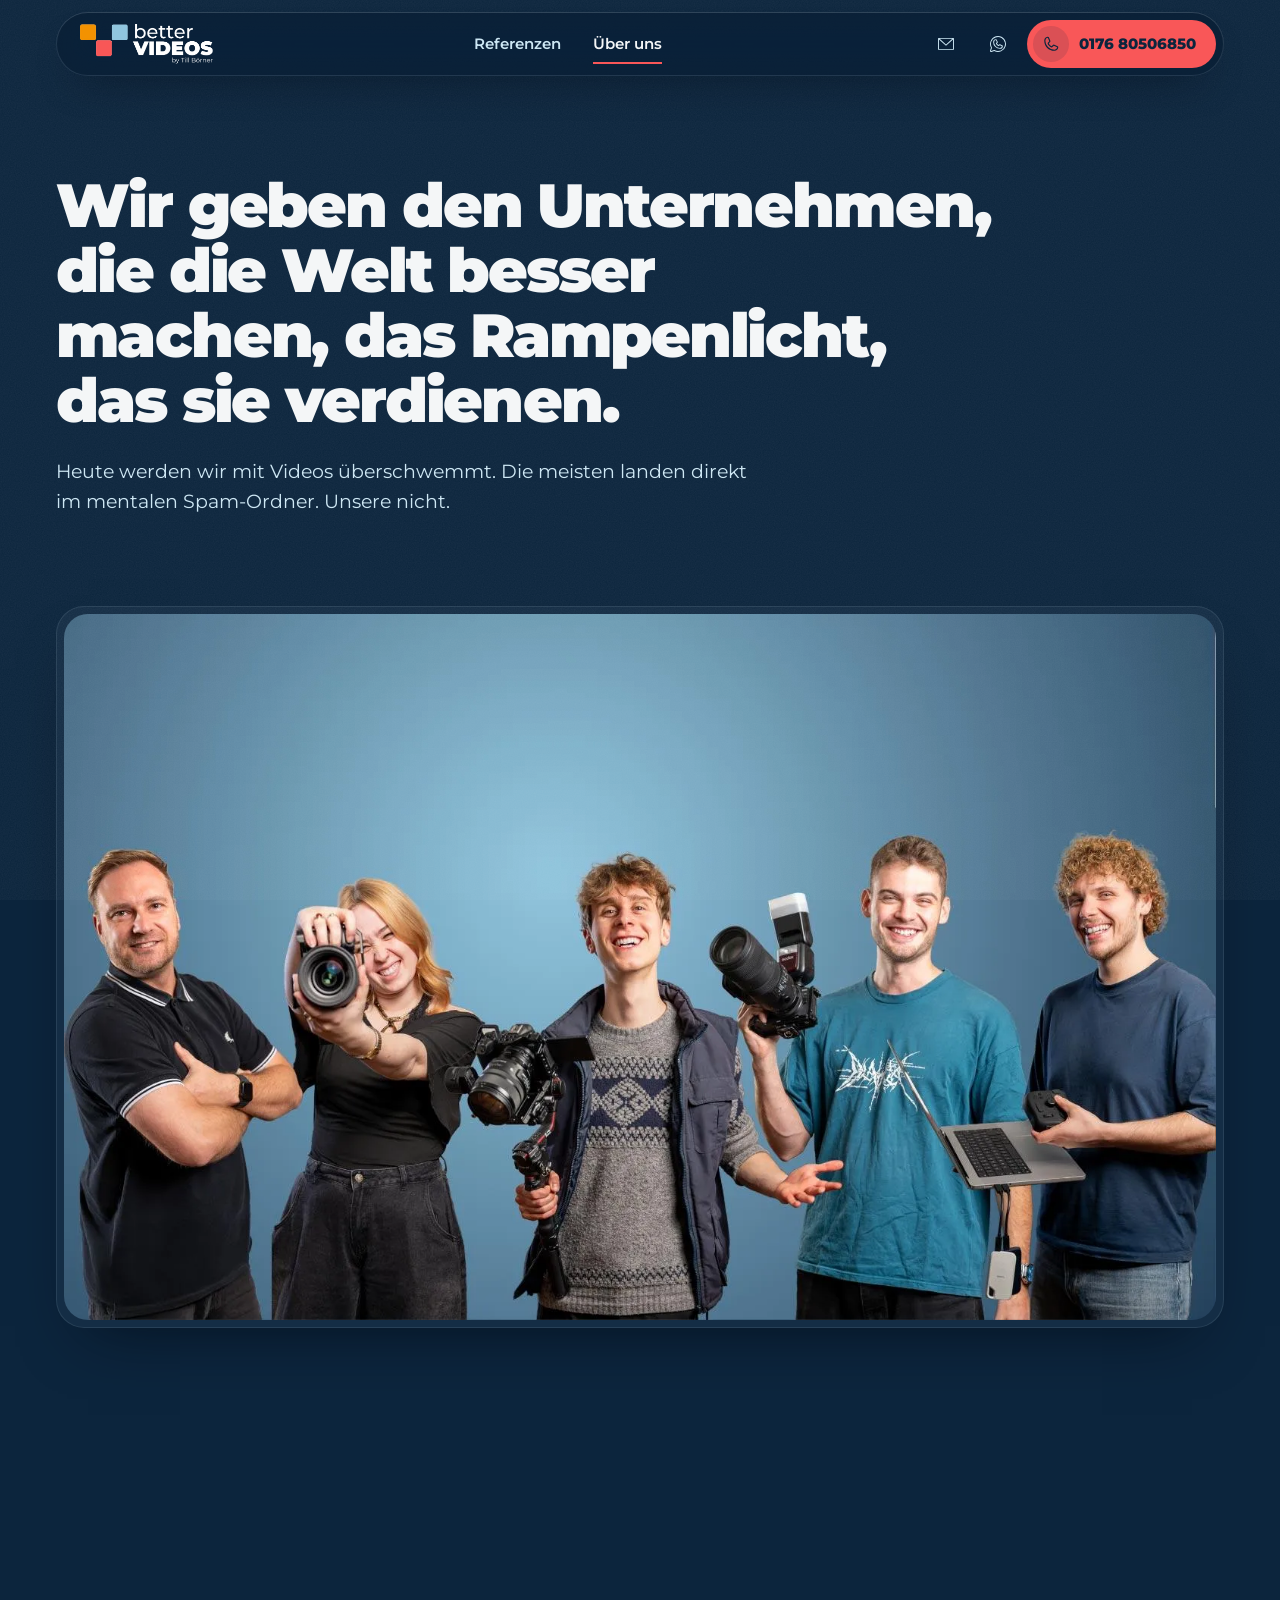
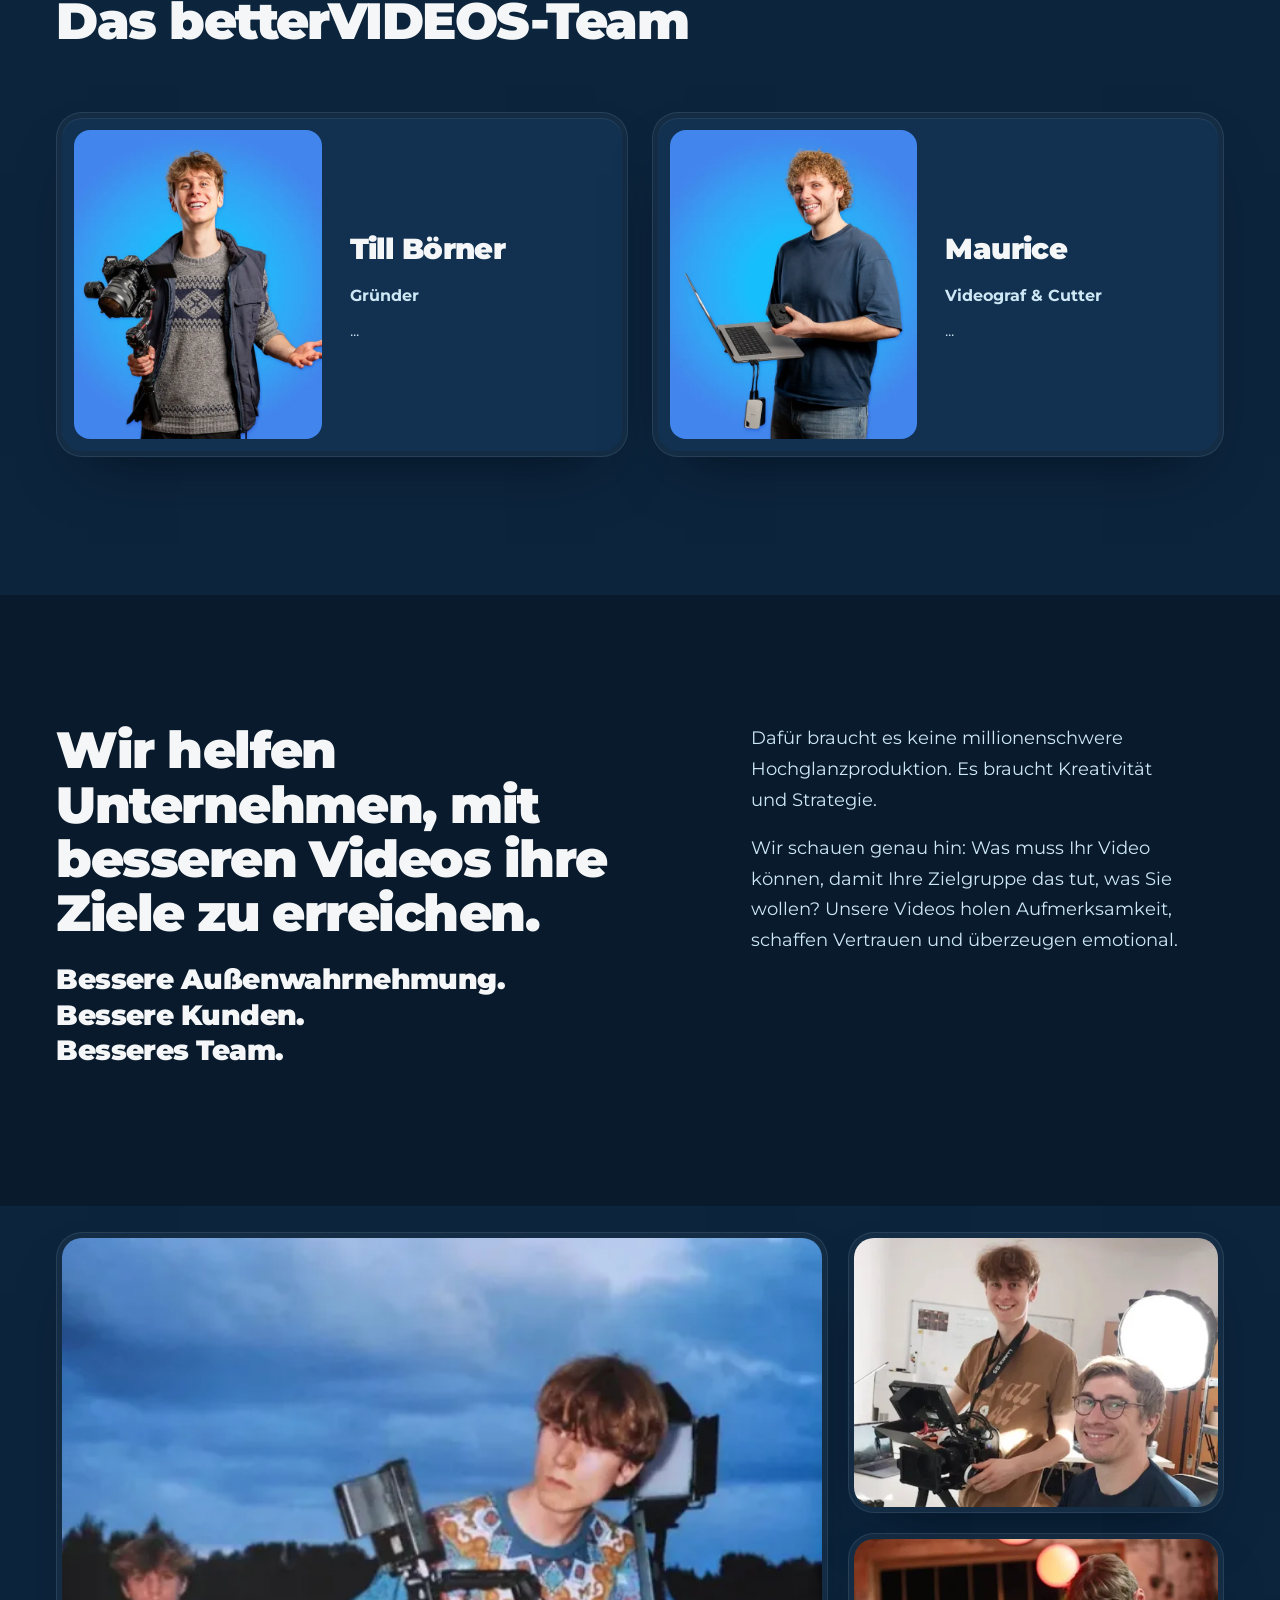
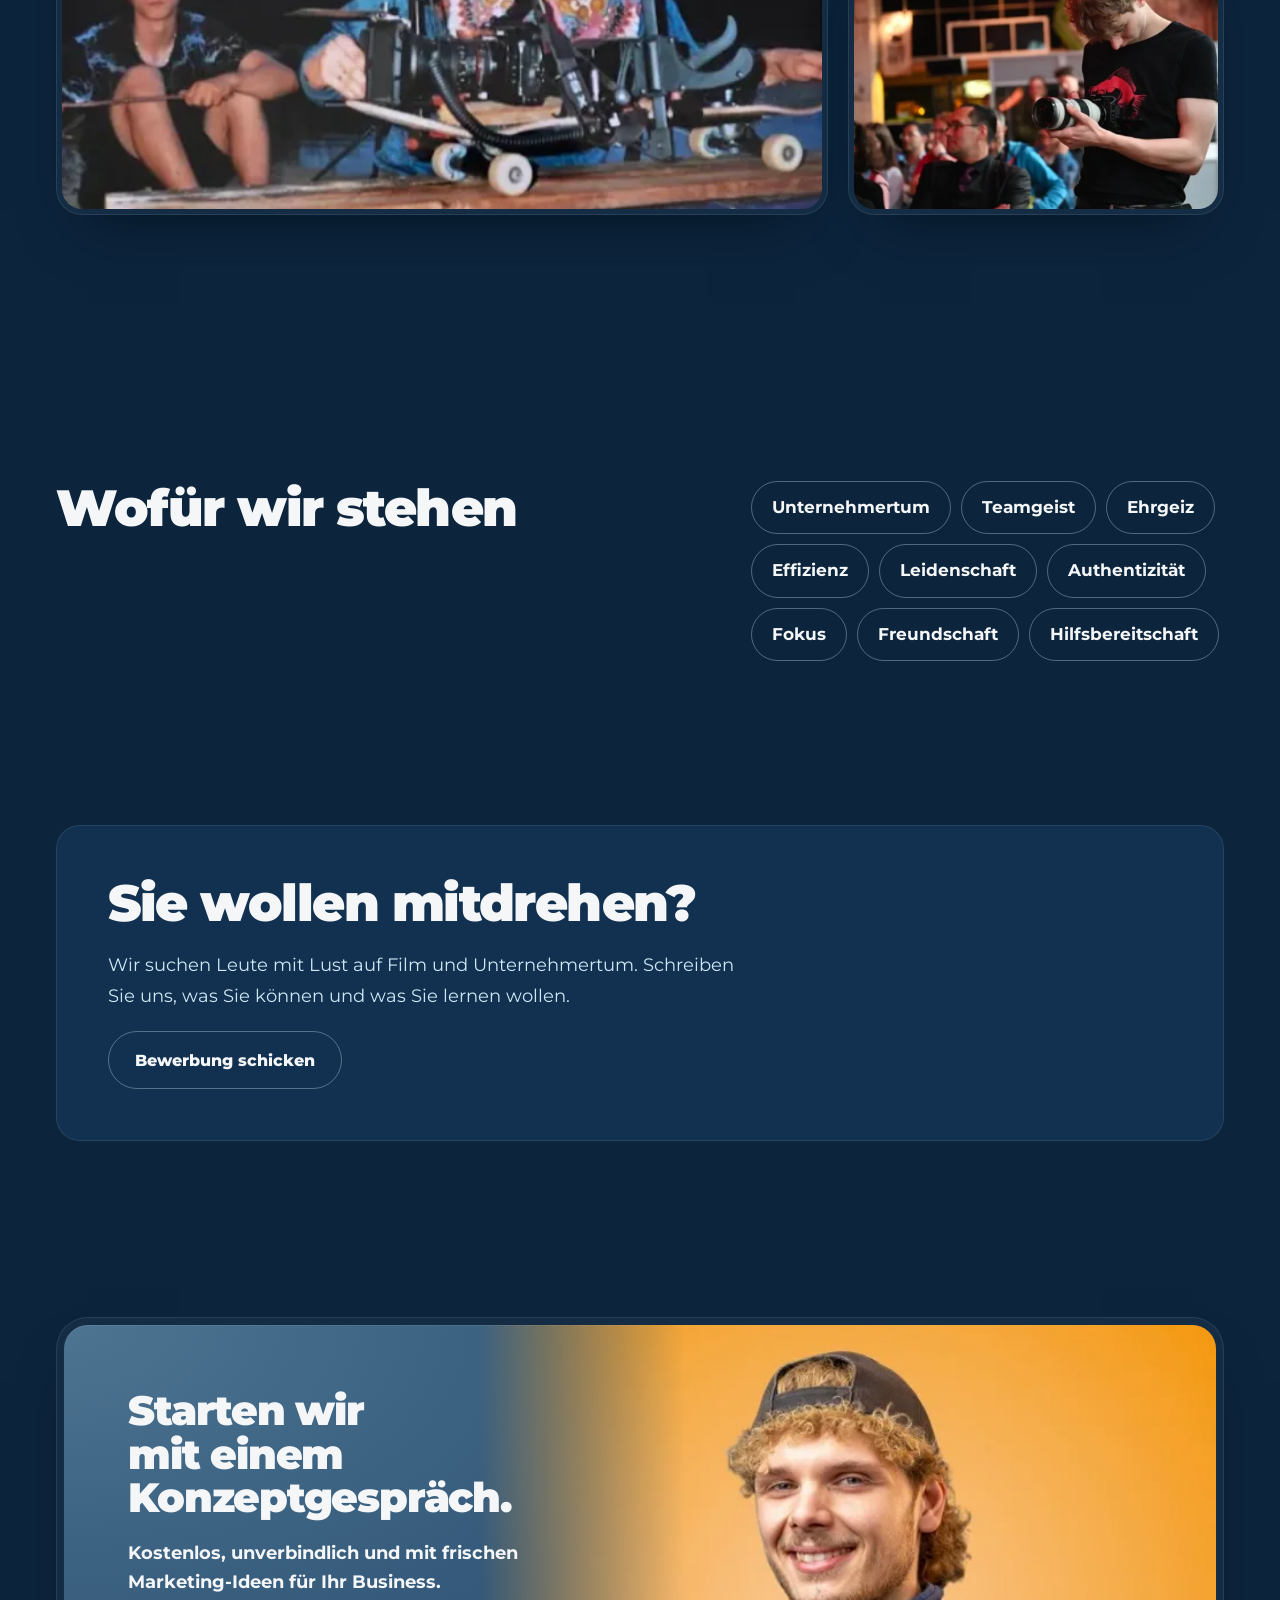
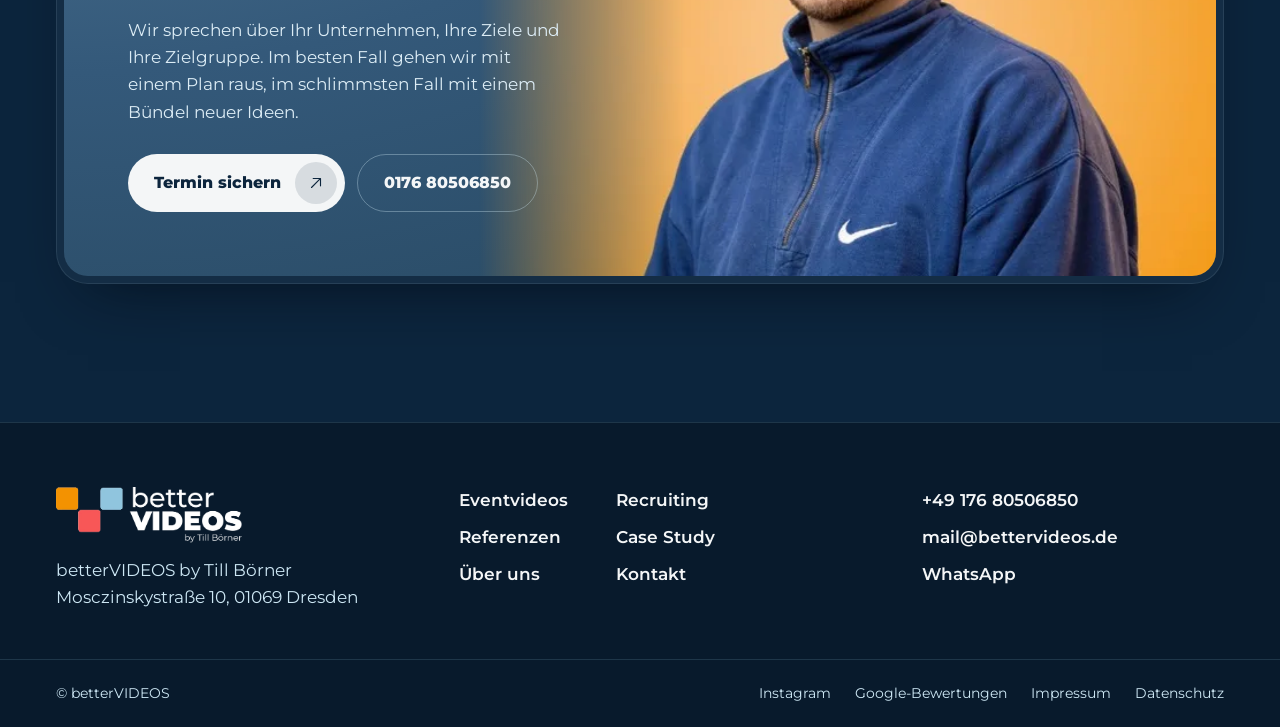
<file: ueber-uns.html>
<!doctype html>
<html lang="de">
<head>
<meta charset="utf-8">
<meta name="viewport" content="width=device-width, initial-scale=1, viewport-fit=cover">
<title>Über uns | betterVIDEOS</title>
<meta name="description" content="Kleines festes Team aus Dresden: Wir geben Unternehmen, die die Welt besser machen, das Rampenlicht, das sie verdienen.">
<meta name="theme-color" content="#0c253d">
<link rel="canonical" href="https://bettervideos.de/ueber-uns.html">
<meta property="og:type" content="website">
<meta property="og:title" content="Über uns | betterVIDEOS">
<meta property="og:description" content="Kleines festes Team aus Dresden: Wir geben Unternehmen, die die Welt besser machen, das Rampenlicht, das sie verdienen.">
<meta property="og:image" content="https://bettervideos.de/assets/img/team-1520.jpg">
<meta property="og:locale" content="de_DE">
<link rel="preload" href="assets/fonts/montserrat-var.woff2" as="font" type="font/woff2" crossorigin>
<link rel="stylesheet" href="assets/css/style.css">
<link rel="icon" type="image/svg+xml" href="data:image/svg+xml,%3Csvg xmlns='http://www.w3.org/2000/svg' viewBox='0 0 64 64'%3E%3Crect x='2' y='4' width='22' height='22' rx='4' fill='%23f39202'/%3E%3Crect x='40' y='4' width='22' height='22' rx='4' fill='%2390c4de'/%3E%3Crect x='21' y='38' width='22' height='22' rx='4' fill='%23f95758'/%3E%3C/svg%3E">
</head>
<body>
<a class="skip-link" href="#inhalt">Zum Inhalt springen</a>
<header class="site-header">
<div class="site-header__inner">
<a class="logo" href="index.html" aria-label="betterVIDEOS Startseite"><picture><source srcset="assets/img/logo.webp" type="image/webp"><img src="assets/img/logo.png" alt="betterVIDEOS by Till Börner" width="520" height="157"></picture></a>
<nav class="main-nav" aria-label="Hauptnavigation">
<a href="referenzen.html">Referenzen</a>
<a href="ueber-uns.html" aria-current="page">Über uns</a>
</nav>
<div class="header-actions">
<a class="icon-btn" href="mailto:mail@bettervideos.de" aria-label="E-Mail schreiben"><svg xmlns="http://www.w3.org/2000/svg" width="20" height="20" aria-hidden="true" focusable="false" viewBox="0 0 256 256" fill="currentColor"><path d="M224,50H32a6,6,0,0,0-6,6V192a14,14,0,0,0,14,14H216a14,14,0,0,0,14-14V56A6,6,0,0,0,224,50ZM208.58,62,128,135.86,47.42,62ZM216,194H40a2,2,0,0,1-2-2V69.64l86,78.78a6,6,0,0,0,8.1,0L218,69.64V192A2,2,0,0,1,216,194Z"/></svg></a>
<a class="icon-btn" href="https://wa.me/4917680506850" aria-label="WhatsApp schreiben"><svg xmlns="http://www.w3.org/2000/svg" width="20" height="20" aria-hidden="true" focusable="false" viewBox="0 0 256 256" fill="currentColor"><path d="M186.68,146.63l-32-16a6,6,0,0,0-6,.38L133,141.46A42.49,42.49,0,0,1,114.54,123L125,107.33a6,6,0,0,0,.38-6l-16-32A6,6,0,0,0,104,66a38,38,0,0,0-38,38,86.1,86.1,0,0,0,86,86,38,38,0,0,0,38-38A6,6,0,0,0,186.68,146.63ZM152,178a74.09,74.09,0,0,1-74-74,26,26,0,0,1,22.42-25.75l12.66,25.32-10.39,15.58a6,6,0,0,0-.54,5.63,54.43,54.43,0,0,0,29.07,29.07,6,6,0,0,0,5.63-.54l15.58-10.39,25.32,12.66A26,26,0,0,1,152,178ZM128,26A102,102,0,0,0,38.35,176.69L26.73,211.56a14,14,0,0,0,17.71,17.71l34.87-11.62A102,102,0,1,0,128,26Zm0,192a90,90,0,0,1-45.06-12.08,6.09,6.09,0,0,0-3-.81,6.2,6.2,0,0,0-1.9.31L40.65,217.88a2,2,0,0,1-2.53-2.53L50.58,178a6,6,0,0,0-.5-4.91A90,90,0,1,1,128,218Z"/></svg></a>
<a class="call-btn" href="tel:+4917680506850" aria-label="Anrufen: 0176 80506850"><span class="call-btn__icon"><svg xmlns="http://www.w3.org/2000/svg" width="18" height="18" aria-hidden="true" focusable="false" viewBox="0 0 256 256" fill="currentColor"><path d="M222.37,158.46l-47.11-21.11-.13-.06a16,16,0,0,0-15.17,1.4,8.12,8.12,0,0,0-.75.56L134.87,160c-15.42-7.49-31.34-23.29-38.83-38.51l20.78-24.71c.2-.25.39-.5.57-.77a16,16,0,0,0,1.32-15.06l0-.12L97.54,33.64a16,16,0,0,0-16.62-9.52A56.26,56.26,0,0,0,32,80c0,79.4,64.6,144,144,144a56.26,56.26,0,0,0,55.88-48.92A16,16,0,0,0,222.37,158.46ZM176,208A128.14,128.14,0,0,1,48,80,40.2,40.2,0,0,1,82.87,40a.61.61,0,0,0,0,.12l21,47L83.2,111.86a6.13,6.13,0,0,0-.57.77,16,16,0,0,0-1,15.7c9.06,18.53,27.73,37.06,46.46,46.11a16,16,0,0,0,15.75-1.14,8.44,8.44,0,0,0,.74-.56L168.89,152l47,21.05h0s.08,0,.11,0A40.21,40.21,0,0,1,176,208Z"/></svg></span><span class="call-btn__label">0176 80506850</span></a>
<button class="menu-toggle" type="button" aria-expanded="false" aria-controls="mobile-menu" aria-label="Menü öffnen"><span></span><span></span></button>
</div>
</div>
</header>
<nav class="mobile-menu" id="mobile-menu" aria-label="Mobiles Menü" aria-hidden="true">
<a href="index.html">Start</a>
<a href="eventvideo.html">Eventvideos</a>
<a href="recruiting.html">Recruiting</a>
<a href="referenzen.html">Referenzen</a>
<a href="ueber-uns.html" aria-current="page">Über uns</a>
<a href="kontakt.html">Kontakt</a>
<div class="mobile-menu__contact">
<a href="tel:+4917680506850">0176 80506850</a>
<a href="https://wa.me/4917680506850">WhatsApp</a>
<a href="mailto:mail@bettervideos.de">mail@bettervideos.de</a>
</div>
</nav>

<main id="inhalt">

<section class="page-hero" data-hero aria-label="Mission">
<div class="wrap">
<h1 class="mission">Wir geben den Unternehmen, die die Welt besser machen, das Rampenlicht, das sie verdienen.</h1>
<p class="lead">Heute werden wir mit Videos überschwemmt. Die meisten landen direkt im mentalen Spam-Ordner. Unsere nicht.</p>
</div>
</section>

<section class="section section--tight-top" aria-label="Teamfoto">
<div class="wrap">
<figure class="bezel bezel--xl wide-photo reveal"><span class="bezel__core"><picture><source type="image/webp" srcset="assets/img/team-800.webp 800w, assets/img/team-1520.webp 1520w" sizes="(max-width: 1440px) 94vw, 1312px"><img src="assets/img/team-800.jpg" srcset="assets/img/team-800.jpg 800w, assets/img/team-1520.jpg 1520w" sizes="(max-width: 1440px) 94vw, 1312px" alt="Das betterVIDEOS-Team mit Kameras vor blauem Hintergrund" width="1520" height="931" loading="lazy" decoding="async"></picture></span></figure>
</div>
</section>

<section class="section" aria-labelledby="team-h">
<div class="wrap">
<div class="section-head reveal"><h2 class="h2" id="team-h">Das betterVIDEOS-Team</h2></div>
<div class="people">
<article class="bezel person reveal-left"><div class="bezel__core person__core">
<div class="person__photo"><picture><source type="image/webp" srcset="assets/img/till-800.webp 800w, assets/img/till-1400.webp 1400w" sizes="(max-width: 640px) 90vw, (max-width: 1100px) 45vw, 320px"><img src="assets/img/till-800.jpg" srcset="assets/img/till-800.jpg 800w, assets/img/till-1400.jpg 1400w" sizes="(max-width: 640px) 90vw, (max-width: 1100px) 45vw, 320px" alt="Till Börner" width="1400" height="1400" loading="lazy" decoding="async"></picture></div>
<div class="person__text"><h3>Till Börner</h3><p class="person__role">Gründer</p><p>...</p></div>
</div></article>
<article class="bezel person reveal-right"><div class="bezel__core person__core">
<div class="person__photo"><picture><source type="image/webp" srcset="assets/img/maurice-800.webp 800w, assets/img/maurice-1400.webp 1400w" sizes="(max-width: 640px) 90vw, (max-width: 1100px) 45vw, 320px"><img src="assets/img/maurice-800.jpg" srcset="assets/img/maurice-800.jpg 800w, assets/img/maurice-1400.jpg 1400w" sizes="(max-width: 640px) 90vw, (max-width: 1100px) 45vw, 320px" alt="Maurice" width="1400" height="1400" loading="lazy" decoding="async"></picture></div>
<div class="person__text"><h3>Maurice</h3><p class="person__role">Videograf & Cutter</p><p>...</p></div>
</div></article>
</div>
</div>
</section>

<section class="section section--deep" aria-labelledby="wie">
<div class="wrap grid-12 split">
<div class="split__a reveal">
<h2 class="h2" id="wie">Wir helfen Unternehmen, mit besseren Videos ihre Ziele zu erreichen.</h2>
<p class="claim-stack">Bessere Außenwahrnehmung.<br>Bessere Kunden.<br>Besseres Team.</p>
</div>
<div class="split__b reveal prose body-lg muted">
<p>Dafür braucht es keine millionenschwere Hochglanzproduktion. Es braucht Kreativität und Strategie.</p>
<p>Wir schauen genau hin: Was muss Ihr Video können, damit Ihre Zielgruppe das tut, was Sie wollen? Unsere Videos holen Aufmerksamkeit, schaffen Vertrauen und überzeugen emotional.</p>
</div>
</div>
</section>

<section class="section section--tight-top" aria-label="Hinter den Kulissen">
<div class="wrap">
<div class="photo-grid" data-stagger>
<figure class="bezel photo-grid__cell photo-grid__cell--big"><span class="bezel__core"><picture><source type="image/webp" srcset="assets/img/bts-2-800.webp"><img src="assets/img/bts-2-800.jpg" alt="Dreh mit Kamera auf einem Skateboard-Dolly am Wasser" width="800" height="537" loading="lazy" decoding="async"></picture></span></figure>
<figure class="bezel photo-grid__cell "><span class="bezel__core"><picture><source type="image/webp" srcset="assets/img/bts-1-800.webp"><img src="assets/img/bts-1-800.jpg" alt="Till mit Kamera-Rig im Büro, daneben ein Kollege" width="800" height="537" loading="lazy" decoding="async"></picture></span></figure>
<figure class="bezel photo-grid__cell "><span class="bezel__core"><picture><source type="image/webp" srcset="assets/img/bts-3-800.webp"><img src="assets/img/bts-3-800.jpg" alt="Fotograf von betterVIDEOS bei einer Veranstaltung" width="800" height="632" loading="lazy" decoding="async"></picture></span></figure>
</div>
</div>
</section>


<section class="section" aria-labelledby="werte">
<div class="wrap grid-12 split">
<div class="split__a reveal"><h2 class="h2" id="werte">Wofür wir stehen</h2></div>
<ul class="values split__b reveal">
<li>Unternehmertum</li><li>Teamgeist</li><li>Ehrgeiz</li><li>Effizienz</li><li>Leidenschaft</li><li>Authentizität</li><li>Fokus</li><li>Freundschaft</li><li>Hilfsbereitschaft</li>
</ul>
</div>
</section>

<section class="section section--tight-top" aria-labelledby="mitdrehen">
<div class="wrap">
<div class="card card--roomy reveal">
<h2 class="h2" id="mitdrehen">Sie wollen mitdrehen?</h2>
<p class="body-lg">Wir suchen Leute mit Lust auf Film und Unternehmertum. Schreiben Sie uns, was Sie können und was Sie lernen wollen.</p>
<a class="btn btn--ghost" href="mailto:mail@bettervideos.de?subject=Bewerbung">Bewerbung schicken</a>
</div>
</div>
</section>

<section class="section section--cta" aria-labelledby="konzeptgespraech">
<div class="wrap">
<div class="bezel bezel--xl reveal">
<div class="bezel__core cta-panel">
<div class="cta-panel__text">
<h2 class="h2" id="konzeptgespraech">Starten wir mit einem Konzeptgespräch.</h2>
<p class="cta-panel__sub">Kostenlos, unverbindlich und mit frischen Marketing-Ideen für Ihr Business.</p>
<p class="cta-panel__body">Wir sprechen über Ihr Unternehmen, Ihre Ziele und Ihre Zielgruppe. Im besten Fall gehen wir mit einem Plan raus, im schlimmsten Fall mit einem Bündel neuer Ideen.</p>
<div class="btn-row">
<a class="btn btn--light" href="kontakt.html"><span>Termin sichern</span><span class="btn__icon"><svg xmlns="http://www.w3.org/2000/svg" width="18" height="18" aria-hidden="true" focusable="false" viewBox="0 0 256 256" fill="currentColor"><path d="M200,64V168a8,8,0,0,1-16,0V83.31L69.66,197.66a8,8,0,0,1-11.32-11.32L172.69,72H88a8,8,0,0,1,0-16H192A8,8,0,0,1,200,64Z"/></svg></span></a>
<a class="btn btn--ghost" href="tel:+4917680506850">0176 80506850</a>
</div>
</div>
<figure class="cta-panel__photo"><picture><source type="image/webp" srcset="assets/img/maurice-orange.webp"><img src="assets/img/maurice-orange.jpg" alt="Maurice von betterVIDEOS" width="640" height="640" loading="lazy" decoding="async"></picture></figure>
</div>
</div>
</div>
</section>

</main>
<footer class="site-footer">
<div class="wrap footer-top">
<div class="footer-brand">
<a class="logo" href="index.html" aria-label="betterVIDEOS Startseite"><picture><source srcset="assets/img/logo.webp" type="image/webp"><img src="assets/img/logo.png" alt="betterVIDEOS by Till Börner" width="520" height="157"></picture></a>
<address>betterVIDEOS by Till Börner<br>Mosczinskystraße 10, 01069 Dresden</address>
</div>
<nav class="footer-nav" aria-label="Seiten">
<a href="eventvideo.html">Eventvideos</a>
<a href="recruiting.html">Recruiting</a>
<a href="referenzen.html">Referenzen</a>
<a href="case-study-conrad-clemens.html">Case Study</a>
<a href="ueber-uns.html">Über uns</a>
<a href="kontakt.html">Kontakt</a>
</nav>
<div class="footer-contact">
<a href="tel:+4917680506850">+49 176 80506850</a>
<a href="mailto:mail@bettervideos.de">mail@bettervideos.de</a>
<a href="https://wa.me/4917680506850">WhatsApp</a>
</div>
</div>
<div class="wrap footer-bar">
<span>© betterVIDEOS</span>
<nav aria-label="Rechtliches">
<a href="https://www.instagram.com/tillderburner/">Instagram</a>
<a href="https://www.google.com/maps/search/?api=1&query=betterVIDEOS%20Dresden">Google-Bewertungen</a>
<a href="impressum.html">Impressum</a>
<a href="datenschutz.html">Datenschutz</a>
</nav>
</div>
</footer>
<div class="contact-bar" aria-label="Schnellkontakt">
<a class="contact-bar__call" href="tel:+4917680506850"><svg xmlns="http://www.w3.org/2000/svg" width="18" height="18" aria-hidden="true" focusable="false" viewBox="0 0 256 256" fill="currentColor"><path d="M222.37,158.46l-47.11-21.11-.13-.06a16,16,0,0,0-15.17,1.4,8.12,8.12,0,0,0-.75.56L134.87,160c-15.42-7.49-31.34-23.29-38.83-38.51l20.78-24.71c.2-.25.39-.5.57-.77a16,16,0,0,0,1.32-15.06l0-.12L97.54,33.64a16,16,0,0,0-16.62-9.52A56.26,56.26,0,0,0,32,80c0,79.4,64.6,144,144,144a56.26,56.26,0,0,0,55.88-48.92A16,16,0,0,0,222.37,158.46ZM176,208A128.14,128.14,0,0,1,48,80,40.2,40.2,0,0,1,82.87,40a.61.61,0,0,0,0,.12l21,47L83.2,111.86a6.13,6.13,0,0,0-.57.77,16,16,0,0,0-1,15.7c9.06,18.53,27.73,37.06,46.46,46.11a16,16,0,0,0,15.75-1.14,8.44,8.44,0,0,0,.74-.56L168.89,152l47,21.05h0s.08,0,.11,0A40.21,40.21,0,0,1,176,208Z"/></svg><span>Anrufen</span></a>
<a class="contact-bar__wa" href="https://wa.me/4917680506850"><svg xmlns="http://www.w3.org/2000/svg" width="20" height="20" aria-hidden="true" focusable="false" viewBox="0 0 256 256" fill="currentColor"><path d="M186.68,146.63l-32-16a6,6,0,0,0-6,.38L133,141.46A42.49,42.49,0,0,1,114.54,123L125,107.33a6,6,0,0,0,.38-6l-16-32A6,6,0,0,0,104,66a38,38,0,0,0-38,38,86.1,86.1,0,0,0,86,86,38,38,0,0,0,38-38A6,6,0,0,0,186.68,146.63ZM152,178a74.09,74.09,0,0,1-74-74,26,26,0,0,1,22.42-25.75l12.66,25.32-10.39,15.58a6,6,0,0,0-.54,5.63,54.43,54.43,0,0,0,29.07,29.07,6,6,0,0,0,5.63-.54l15.58-10.39,25.32,12.66A26,26,0,0,1,152,178ZM128,26A102,102,0,0,0,38.35,176.69L26.73,211.56a14,14,0,0,0,17.71,17.71l34.87-11.62A102,102,0,1,0,128,26Zm0,192a90,90,0,0,1-45.06-12.08,6.09,6.09,0,0,0-3-.81,6.2,6.2,0,0,0-1.9.31L40.65,217.88a2,2,0,0,1-2.53-2.53L50.58,178a6,6,0,0,0-.5-4.91A90,90,0,1,1,128,218Z"/></svg><span>WhatsApp</span></a>
</div>
<dialog class="video-dialog" id="video-dialog" aria-labelledby="video-dialog-title">
<div class="video-dialog__bar">
<span class="video-dialog__title" id="video-dialog-title">Video</span>
<button class="video-dialog__close" type="button" aria-label="Video schließen"><svg xmlns="http://www.w3.org/2000/svg" width="22" height="22" aria-hidden="true" focusable="false" viewBox="0 0 256 256" fill="currentColor"><path d="M205.66,194.34a8,8,0,0,1-11.32,11.32L128,139.31,61.66,205.66a8,8,0,0,1-11.32-11.32L116.69,128,50.34,61.66A8,8,0,0,1,61.66,50.34L128,116.69l66.34-66.35a8,8,0,0,1,11.32,11.32L139.31,128Z"/></svg></button>
</div>
<div class="video-dialog__frame"></div>
<p class="video-dialog__fallback">Lädt nicht? <a data-video-fallback href="https://vimeo.com/">Direkt auf Vimeo ansehen</a></p>
</dialog>
<script src="assets/js/main.js" defer></script>
</body>
</html>
</file>
<file: assets/css/style.css>
/* betterVIDEOS Website-Stylesheet
   Farben und Typo nach Corporate Design Manual: Montserrat, Dunkelblau, Drachenfrucht-Pink, Hellblau */

@font-face {
  font-family: "Montserrat";
  src: url("../fonts/montserrat-var.woff2") format("woff2");
  font-weight: 100 900;
  font-style: normal;
  font-display: swap;
}

:root {
  --navy: #0c253d;
  --navy-deep: #081a2c;
  --navy-raised: #123150;
  --pink: #f95758;
  --sky: #90c4de;
  --sky-pale: #cde7f4;
  --orange: #fd8c04;
  --paper: #f4f6f7;
  --ink-muted: #3d5873;
  --line: rgba(144, 196, 222, 0.16);
  --line-strong: rgba(205, 231, 244, 0.35);
  --ease: cubic-bezier(0.32, 0.72, 0, 1);
  --radius-lg: 24px;
  --radius-md: 18px;
  --radius-sm: 12px;
  --pad-x: clamp(20px, 4.4vw, 64px);
  --section-y: clamp(88px, 10vw, 144px);
  --max: 1440px;
  --fs-h1: clamp(40px, 5.4vw, 80px);
  --fs-h2: clamp(32px, 4vw, 58px);
  --fs-h3: clamp(21px, 1.9vw, 27px);
  --fs-lead: clamp(18px, 1.5vw, 21px);
  --fs-body: 17px;
  --shadow: 0 30px 60px -32px rgba(2, 10, 20, 0.75);
  --hairline: inset 0 0 0 1px rgba(205, 231, 244, 0.1);
  --z-grain: 50;
  --z-bar: 60;
  --z-menu: 70;
  --z-header: 80;
  --z-skip: 90;
}

*, *::before, *::after { box-sizing: border-box; }
html { -webkit-text-size-adjust: 100%; scroll-behavior: smooth; scroll-padding-top: calc(96px + env(safe-area-inset-top, 0px)); }
body {
  margin: 0; min-height: 100dvh;
  background: var(--navy); color: var(--paper);
  font-family: "Montserrat", "Helvetica Neue", system-ui, sans-serif;
  font-size: var(--fs-body); line-height: 1.6;
  -webkit-font-smoothing: antialiased; text-rendering: optimizeLegibility;
}
body::after {
  content: ""; position: fixed; inset: 0; pointer-events: none; z-index: var(--z-grain); opacity: 0.06;
  background-image: url("data:image/svg+xml,%3Csvg xmlns='http://www.w3.org/2000/svg' width='220' height='220'%3E%3Cfilter id='n'%3E%3CfeTurbulence type='fractalNoise' baseFrequency='0.85' numOctaves='2' stitchTiles='stitch'/%3E%3CfeColorMatrix values='0 0 0 0 1 0 0 0 0 1 0 0 0 0 1 0 0 0 0.9 0'/%3E%3C/filter%3E%3Crect width='100%25' height='100%25' filter='url(%23n)'/%3E%3C/svg%3E");
}
html, body { overflow-x: clip; }
img { max-width: 100%; display: block; }
a { color: inherit; }
h1, h2, h3, p, figure, blockquote, ol, ul, dl, dd { margin: 0; }
ul, ol { padding: 0; list-style: none; }
button, input, select, textarea { font: inherit; color: inherit; }
:focus-visible { outline: 2px solid var(--sky); outline-offset: 3px; border-radius: 6px; }
.visually-hidden { position: absolute !important; width: 1px; height: 1px; overflow: hidden; clip: rect(0 0 0 0); white-space: nowrap; }
.skip-link { position: absolute; left: 16px; top: -60px; z-index: var(--z-skip); background: var(--pink); color: var(--navy); padding: 12px 18px; border-radius: 999px; font-weight: 800; text-decoration: none; transition: top 0.3s var(--ease); }
.skip-link:focus { top: calc(12px + env(safe-area-inset-top, 0px)); }

.wrap { width: 100%; max-width: var(--max); margin-inline: auto; padding-inline: var(--pad-x); }
.section { padding-block: var(--section-y) calc(var(--section-y) * 1.08); }
.section--deep { background: var(--navy-deep); }
.section--tight-top { padding-top: clamp(16px, 2vw, 32px); }
.grid-12 { display: grid; grid-template-columns: repeat(12, minmax(0, 1fr)); column-gap: 24px; }

/* Typografie */
.display { font-size: clamp(36px, 4.6vw, 66px); line-height: 1.04; font-weight: 900; letter-spacing: -0.035em; }
.display span { display: block; }
.h1 { font-size: var(--fs-h1); line-height: 1.02; font-weight: 900; letter-spacing: -0.035em; text-wrap: balance; }
.h2 { font-size: var(--fs-h2); line-height: 1.06; font-weight: 900; letter-spacing: -0.03em; text-wrap: balance; }
.h3 { font-size: var(--fs-h3); line-height: 1.18; font-weight: 800; letter-spacing: -0.012em; }
.lead { font-size: var(--fs-lead); line-height: 1.55; color: var(--sky-pale); max-width: 36em; text-wrap: pretty; }
.body-lg { font-size: 18px; line-height: 1.7; max-width: 36em; text-wrap: pretty; }
.em { color: var(--paper); font-weight: 700; }
.stack { display: flex; flex-direction: column; gap: 18px; max-width: 760px; }

.h1--case { margin-top: 16px; max-width: 14em; }
.h3--strong { font-weight: 900; }
.h3--lg { font-weight: 900; font-size: clamp(24px, 2.2vw, 30px); }
.pos-62 { object-position: 62% 50%; }
.pos-40 { object-position: 40% 50%; }
.text-link { display: inline-flex; align-items: center; gap: 10px; font-weight: 700; text-decoration: none; color: var(--sky-pale); transition: color 0.3s var(--ease), gap 0.3s var(--ease); white-space: nowrap; }
.text-link:hover { color: var(--paper); gap: 14px; }
.claim-stack { font-size: clamp(22px, 2.2vw, 32px); line-height: 1.25; font-weight: 900; letter-spacing: -0.02em; }

/* Doppelrand: äußere Schale + innerer Kern mit konzentrischem Radius */
.bezel { --r: 26px; --p: 6px; display: block; padding: var(--p); border-radius: var(--r); background: rgba(205, 231, 244, 0.045); box-shadow: var(--hairline), var(--shadow); }
.bezel--xl { --r: 32px; --p: 8px; }
.bezel__core { display: block; height: 100%; border-radius: calc(var(--r) - var(--p)); overflow: hidden; box-shadow: inset 0 1px 0 rgba(255, 255, 255, 0.07); }
.bezel__core > picture, .bezel__core > picture img { display: block; width: 100%; height: 100%; }
.bezel__core > picture img { object-fit: cover; }
.muted { color: var(--sky-pale); }
.kicker { font-size: 15px; font-weight: 700; color: var(--pink); }
.section-head { display: flex; flex-direction: column; gap: 18px; max-width: 880px; margin-bottom: clamp(40px, 5vw, 64px); }
.section-head--row { max-width: none; flex-direction: row; justify-content: space-between; align-items: flex-end; gap: 32px; }
.highlight { background: var(--pink); color: var(--navy); padding: 0 0.2em 0.04em; border-radius: 0.16em; -webkit-box-decoration-break: clone; box-decoration-break: clone; }
.prose p + p { margin-top: 1em; }

/* Buttons */
.btn { white-space: nowrap; display: inline-flex; align-items: center; gap: 14px; min-height: 58px; padding: 0 26px; border-radius: 999px; border: 0; font-size: 16px; font-weight: 800; line-height: 1.2; text-decoration: none; cursor: pointer; transition: transform 0.35s var(--ease), background-color 0.3s var(--ease), color 0.3s var(--ease), border-color 0.3s var(--ease); }
.btn:hover { transform: translateY(-2px); }
.btn:active { transform: scale(0.98); }
.btn--primary { background: var(--pink); color: var(--navy); padding-right: 8px; }
.btn--light { background: var(--paper); color: var(--navy); padding-right: 8px; }
.btn--ghost { background: transparent; color: var(--paper); border: 1.5px solid var(--line-strong); }
.btn--ghost:hover { border-color: var(--pink); color: var(--pink); }
.btn--ghost-dark { background: transparent; color: var(--navy); border: 1.5px solid rgba(12, 37, 61, 0.3); }
.btn--ghost-dark:hover { border-color: var(--navy); }
.btn__icon { width: 42px; height: 42px; border-radius: 50%; flex-shrink: 0; display: grid; place-items: center; background: rgba(12, 37, 61, 0.12); transition: transform 0.35s var(--ease); }
.btn:hover .btn__icon { transform: translate(2px, -2px) scale(1.05); }
.btn-row { display: flex; flex-wrap: wrap; gap: 12px; align-items: center; }

/* Header: schwebende Pille */
.site-header { position: fixed; top: calc(12px + env(safe-area-inset-top, 0px)); left: 0; right: 0; z-index: var(--z-header); padding-inline: var(--pad-x); pointer-events: none; }
.site-header__inner {
  pointer-events: auto; max-width: 1200px; margin-inline: auto; height: 64px;
  display: flex; align-items: center; justify-content: space-between; gap: 24px;
  padding: 0 8px 0 24px; border-radius: 999px;
  background: rgba(10, 30, 50, 0.72);
  -webkit-backdrop-filter: blur(18px) saturate(140%); backdrop-filter: blur(18px) saturate(140%);
  box-shadow: inset 0 0 0 1px rgba(205, 231, 244, 0.12), inset 0 1px 0 rgba(255, 255, 255, 0.06), 0 20px 40px -24px rgba(2, 10, 20, 0.8);
}
.logo { display: inline-flex; align-items: center; text-decoration: none; flex-shrink: 0; }
.logo img { display: block; height: 40px; width: auto; }
.footer-brand .logo img { height: 56px; }
@media (max-width: 600px) { .logo img { height: 34px; } }
.main-nav { display: flex; gap: 32px; }
.main-nav a { text-decoration: none; font-weight: 600; font-size: 15px; padding-block: 8px; color: var(--sky-pale); transition: color 0.3s var(--ease); }
.main-nav a:hover, .main-nav a[aria-current="page"] { color: var(--paper); }
.main-nav a[aria-current="page"] { box-shadow: inset 0 -2px 0 var(--pink); }
.header-actions { display: flex; align-items: center; gap: 6px; }
.icon-btn { width: 46px; height: 46px; border-radius: 50%; display: grid; place-items: center; color: var(--sky-pale); text-decoration: none; transition: transform 0.4s var(--ease), background-color 0.3s var(--ease), color 0.3s var(--ease); }
.icon-btn:hover { background: rgba(244, 246, 247, 0.1); color: var(--paper); }
.icon-btn:active { transform: scale(0.94); }
.call-btn { display: inline-flex; align-items: center; gap: 10px; height: 48px; padding: 0 20px 0 6px; border-radius: 999px; background: var(--pink); color: var(--navy); font-weight: 800; font-size: 15px; text-decoration: none; transition: transform 0.4s var(--ease); }
.call-btn:hover .call-btn__icon { transform: rotate(-12deg) scale(1.06); }
.call-btn:active { transform: scale(0.97); }
.call-btn__icon { width: 36px; height: 36px; border-radius: 50%; display: grid; place-items: center; background: rgba(12, 37, 61, 0.13); transition: transform 0.4s var(--ease); }
.menu-toggle { display: none; width: 48px; height: 48px; border-radius: 50%; border: 0; background: rgba(244, 246, 247, 0.08); position: relative; cursor: pointer; }
.menu-toggle span { position: absolute; left: 14px; right: 14px; height: 2px; background: var(--paper); border-radius: 2px; transition: transform 0.45s var(--ease), top 0.45s var(--ease); }
.menu-toggle span:first-child { top: 18px; }
.menu-toggle span:last-child { top: 26px; }
.menu-open .menu-toggle span:first-child { top: 22px; transform: rotate(45deg); }
.menu-open .menu-toggle span:last-child { top: 22px; transform: rotate(-45deg); }
.mobile-menu { position: fixed; inset: 0; z-index: var(--z-menu); background: rgba(8, 26, 44, 0.88); -webkit-backdrop-filter: blur(28px); backdrop-filter: blur(28px); padding: calc(112px + env(safe-area-inset-top, 0px)) var(--pad-x) calc(40px + env(safe-area-inset-bottom, 0px)); display: flex; flex-direction: column; gap: 4px; overflow-y: auto; opacity: 0; visibility: hidden; transition: opacity 0.45s var(--ease), visibility 0.45s var(--ease); }
.menu-open .mobile-menu { opacity: 1; visibility: visible; }
.mobile-menu > a { font-size: 34px; font-weight: 900; letter-spacing: -0.03em; text-decoration: none; padding-block: 6px; opacity: 0; transform: translateY(40px); transition: opacity 0.5s var(--ease), transform 0.5s var(--ease), color 0.25s var(--ease); }
.mobile-menu > a:hover, .mobile-menu > a[aria-current="page"] { color: var(--pink); }
.menu-open .mobile-menu > a { opacity: 1; transform: none; }
.menu-open .mobile-menu > a:nth-child(2) { transition-delay: 0.05s; }
.menu-open .mobile-menu > a:nth-child(3) { transition-delay: 0.1s; }
.menu-open .mobile-menu > a:nth-child(4) { transition-delay: 0.15s; }
.menu-open .mobile-menu > a:nth-child(5) { transition-delay: 0.2s; }
.menu-open .mobile-menu > a:nth-child(6) { transition-delay: 0.25s; }
.mobile-menu__contact { margin-top: auto; padding-top: 32px; display: flex; flex-direction: column; gap: 10px; }
.mobile-menu__contact a { font-size: 19px; font-weight: 700; text-decoration: none; }
.menu-open { overflow: hidden; }

/* Hero mit echtem Foto */
.hero { position: relative; min-height: min(100dvh, 900px); display: flex; align-items: flex-end; padding-block: 140px clamp(64px, 8vw, 112px); isolation: isolate; overflow: hidden; }
.hero__media, .hero__media img { position: absolute; inset: 0; width: 100%; height: 100%; }
.hero__media { z-index: -2; }
.hero__media img { object-fit: cover; object-position: 38% 30%; }
.hero::before { content: ""; position: absolute; inset: 0; z-index: -1; background: linear-gradient(90deg, rgba(8, 26, 44, 0.92) 0%, rgba(8, 26, 44, 0.7) 42%, rgba(8, 26, 44, 0.12) 100%), linear-gradient(0deg, rgba(8, 26, 44, 0.85) 0%, rgba(8, 26, 44, 0) 45%); }
.hero__content { display: flex; flex-direction: column; gap: 26px; max-width: 900px; }
.page-hero { padding-block: calc(96px + clamp(40px, 6vw, 88px)) clamp(40px, 5vw, 64px); }
.page-hero--404 { min-height: 70dvh; display: flex; align-items: center; }
.page-hero .lead { margin-top: 24px; }
.split-hero { row-gap: 48px; align-items: center; }
.split-hero__copy { grid-column: span 8; display: flex; flex-direction: column; gap: 26px; }
.split-hero__photo { grid-column: 9 / span 4; aspect-ratio: 4 / 5; }
.split-hero .h1 { font-size: clamp(34px, 3.7vw, 54px); line-height: 1.06; text-wrap: pretty; }

/* Logos */
.logos { padding-block: clamp(56px, 6vw, 80px); border-bottom: 1px solid var(--line); }
.logos__label { text-align: center; font-size: 15px; font-weight: 600; color: var(--sky); margin-bottom: 36px; }
.logos__viewport { overflow: hidden; -webkit-mask-image: linear-gradient(90deg, transparent, #000 10%, #000 90%, transparent); mask-image: linear-gradient(90deg, transparent, #000 10%, #000 90%, transparent); }
.logos__track { display: flex; align-items: center; gap: clamp(48px, 5vw, 80px); width: max-content; animation: marquee 70s linear infinite; }
.logos__track img { height: 52px; width: auto; max-width: 170px; object-fit: contain; opacity: 0.72; transition: opacity 0.3s var(--ease); }
.logos__track img:hover { opacity: 1; }
.logos__viewport:hover .logos__track { animation-play-state: paused; }
@keyframes marquee { to { transform: translateX(-50%); } }

/* Ziele (drei Felder laut Konzept) */
.goals { display: grid; grid-template-columns: repeat(3, minmax(0, 1fr)); gap: 20px; }
.goal { text-decoration: none; transition: transform 0.6s var(--ease); }
.goal:hover { transform: scale(1.025); }
.goal:active { transform: scale(0.99); }
.goal__core { display: flex; flex-direction: column; gap: 14px; padding: clamp(26px, 2.8vw, 36px); background: var(--navy-raised); transition: background-color 0.4s var(--ease); }
.goal:hover .goal__core { background: #15385b; }
.goal__icon { width: 56px; height: 56px; border-radius: 16px; display: grid; place-items: center; background: rgba(249, 87, 88, 0.1); color: var(--pink); }
.goal__title { font-size: var(--fs-h3); font-weight: 800; letter-spacing: -0.012em; line-height: 1.2; margin-top: 6px; }
.goal__claim { font-size: 17px; color: var(--sky-pale); }
.goal__list { margin-top: 6px; padding-top: 18px; border-top: 1px solid var(--line); font-size: 15px; color: var(--sky); line-height: 1.7; flex-grow: 1; }
.goal__more { padding-top: 10px; display: inline-flex; align-items: center; gap: 10px; font-weight: 800; font-size: 15px; }
.goal__more svg { transition: transform 0.4s var(--ease); }
.goal:hover .goal__more svg { transform: translateX(4px); }

/* Video-Slider */
.vslider__track { display: grid; grid-auto-flow: column; grid-auto-columns: calc((100% - 48px) / 3); gap: 24px; overflow-x: auto; overscroll-behavior-x: contain; scroll-snap-type: x mandatory; scroll-behavior: smooth; scrollbar-width: none; padding-bottom: 4px; }
.vslider__track::-webkit-scrollbar { display: none; }
.vslider__controls { display: flex; gap: 10px; flex-shrink: 0; }
.slider-btn { width: 52px; height: 52px; border-radius: 50%; border: 1.5px solid var(--line-strong); background: transparent; color: var(--paper); display: grid; place-items: center; cursor: pointer; transition: border-color 0.25s var(--ease), background-color 0.25s var(--ease), color 0.25s var(--ease), transform 0.25s var(--ease); }
.slider-btn:hover { background: var(--pink); border-color: var(--pink); color: var(--navy); }
.slider-btn:active { transform: scale(0.95); }
.slider-btn:disabled { opacity: 0.35; pointer-events: none; }
.vcard { scroll-snap-align: start; display: flex; flex-direction: column; gap: 16px; text-decoration: none; }
.vcard__bezel { --r: 22px; --p: 5px; }
.vcard__thumb { position: relative; aspect-ratio: 16 / 9; background: radial-gradient(120% 90% at 20% 10%, #1b4670 0%, #0f2c49 55%, #0a2036 100%); display: grid; place-items: center; }
.vcard__still { position: absolute; inset: 0; width: 100%; height: 100%; object-fit: cover; opacity: 0; transition: opacity 0.5s var(--ease), transform 0.7s var(--ease); }
.vcard__still.is-loaded { opacity: 1; }
.vcard__logo { max-width: 46%; max-height: 42%; object-fit: contain; opacity: 0.85; }
.vcard__name { font-size: clamp(22px, 2vw, 28px); font-weight: 900; letter-spacing: -0.02em; text-align: center; padding: 0 20px; color: rgba(244, 246, 247, 0.85); }
.vcard__play { position: absolute; left: 14px; bottom: 14px; width: 50px; height: 50px; padding-left: 2px; border-radius: 50%; background: var(--pink); color: var(--navy); display: grid; place-items: center; transition: transform 0.35s var(--ease); }
.vcard:hover .vcard__play { transform: scale(1.08); }
.vcard:hover .vcard__still { transform: scale(1.04); }
.vcard:active { transform: scale(0.99); }
.vcard__meta { display: flex; flex-direction: column; gap: 4px; padding-inline: 4px; }
.vcard__meta strong { font-size: 18px; font-weight: 800; line-height: 1.3; }
.vcard__meta span { font-size: 14px; color: var(--sky); }

/* Google-Bewertungen: eine große, drei kleine */
.reviews { display: grid; grid-template-columns: minmax(0, 1.15fr) minmax(0, 1fr); gap: 20px; align-items: stretch; }
.reviews__stack { display: grid; gap: 20px; }
.review { background: var(--navy-raised); border-radius: var(--radius-lg); padding: clamp(24px, 2.6vw, 32px); display: flex; flex-direction: column; gap: 16px; text-decoration: none; box-shadow: var(--hairline); transition: transform 0.5s var(--ease), background-color 0.4s var(--ease); }
.review:hover { transform: translateY(-3px); background: #15385b; }
.review p { font-size: 16px; line-height: 1.6; color: var(--sky-pale); text-wrap: pretty; }
.review--featured { justify-content: space-between; padding: clamp(32px, 4vw, 52px); }
.review--featured p { margin-block: auto; font-size: clamp(22px, 2.2vw, 30px); line-height: 1.3; font-weight: 700; color: var(--paper); letter-spacing: -0.015em; }
.review--video { padding: 0; gap: 0; overflow: hidden; margin: 0; }
.review__media { position: relative; display: block; aspect-ratio: 16 / 11; overflow: hidden; }
.review__media img { width: 100%; height: 100%; object-fit: cover; object-position: 55% 30%; display: block; transition: transform 0.8s var(--ease); }
.review__media::after { content: ""; position: absolute; inset: 0; background: linear-gradient(180deg, transparent 55%, rgba(18, 49, 80, 0.9)); }
a.review--video:hover .review__media img { transform: scale(1.03); }
.review__media .vcard__play { z-index: 1; }
.review__body { display: flex; flex-direction: column; gap: 18px; padding: clamp(24px, 3vw, 36px); flex: 1; }
.review--video p { font-size: clamp(22px, 2.2vw, 30px); line-height: 1.25; font-weight: 700; color: var(--paper); letter-spacing: -0.015em; }
.review__note { font-weight: 300; color: var(--sky); }
.review--video .review__who { margin-top: auto; }
figure.review--video:hover { transform: none; background: var(--navy-raised); }
.more-voices { margin-top: clamp(40px, 5vw, 64px); }
.more-voices__title { font-size: 18px; font-weight: 700; margin-bottom: 20px; color: var(--paper); }
.more-voices__grid { display: grid; grid-template-columns: repeat(5, minmax(0, 1fr)); gap: 16px; }
@media (max-width: 1100px) { .more-voices__grid { grid-template-columns: repeat(3, minmax(0, 1fr)); } }
@media (max-width: 640px) { .more-voices__grid { grid-template-columns: repeat(2, minmax(0, 1fr)); } }
.review__head { display: flex; align-items: center; gap: 12px; margin-top: auto; }
.review__avatar { width: 40px; height: 40px; border-radius: 12px; display: grid; place-items: center; color: var(--sky); font-weight: 800; flex-shrink: 0; background: rgba(144, 196, 222, 0.14); }
.review__who { display: flex; flex-direction: column; line-height: 1.3; }
.review__who strong { font-size: 15px; }
.review__who span { font-size: 13px; color: var(--sky); }
.stars { display: inline-flex; gap: 2px; color: #f2b632; }

/* Gründer-Zitat */
.founder { align-items: center; row-gap: 48px; }
.founder__photo { grid-column: 1 / span 5; aspect-ratio: 4 / 5; }
.founder__photo img { object-position: 50% 30%; }
.founder__quote { grid-column: 7 / span 6; display: flex; flex-direction: column; gap: 32px; }
.founder__quote blockquote p { font-size: clamp(30px, 3.4vw, 50px); line-height: 1.14; font-weight: 900; letter-spacing: -0.028em; text-wrap: balance; }
.founder__who strong { display: block; font-size: 19px; font-weight: 900; }
.founder__who span { color: var(--sky-pale); }

/* Workflow */
.workflow { row-gap: 56px; align-items: start; }
.workflow__intro { grid-column: span 5; display: flex; flex-direction: column; gap: 22px; position: sticky; top: 128px; }
.workflow__intro .btn { align-self: flex-start; }
.workflow__steps { grid-column: 7 / span 6; position: relative; counter-reset: wf; }
.workflow__steps::before { content: ""; position: absolute; left: 27px; top: 28px; bottom: 28px; width: 2px; background: rgba(144, 196, 222, 0.25); }
.workflow__step { position: relative; padding: 0 0 48px 88px; }
.workflow__step:last-child { padding-bottom: 0; }
.workflow__step::before { counter-increment: wf; content: "0" counter(wf); position: absolute; left: 0; top: 0; width: 56px; height: 56px; border-radius: 50%; background: var(--navy); border: 2px solid var(--pink); color: var(--pink); display: grid; place-items: center; font-weight: 900; font-size: 17px; }
.workflow__step:first-child::before { background: var(--pink); color: var(--navy); }
.workflow__step h3 { padding-top: 13px; }
.workflow__step p { color: var(--sky-pale); margin-top: 10px; max-width: 34em; }

/* Behind the Scenes: asymmetrisches Foto-Raster */
.photo-grid { display: grid; grid-template-columns: repeat(12, minmax(0, 1fr)); grid-template-rows: repeat(2, clamp(200px, 22vw, 320px)); gap: 20px; }
.photo-grid__cell { grid-column: span 4; }
.photo-grid__cell--big { grid-column: span 8; grid-row: span 2; }
.photo-grid__cell img { transition: transform 1.2s var(--ease); }
.photo-grid__cell:hover img { transform: scale(1.03); }

/* Team */
.people { display: grid; grid-template-columns: repeat(2, minmax(0, 1fr)); gap: 24px; }
.person { transition: transform 0.6s var(--ease), opacity 0.9s var(--ease), filter 0.9s var(--ease); }
.person__core { display: grid; grid-template-columns: minmax(0, 0.95fr) minmax(0, 1fr); gap: 28px; align-items: center; background: var(--navy-raised); padding: 12px; }
.person__photo { border-radius: 16px; overflow: hidden; aspect-ratio: 4 / 5; }
.person__photo img { width: 100%; height: 100%; object-fit: cover; object-position: 50% 22%; }
.person__text { display: flex; flex-direction: column; gap: 10px; padding-right: 16px; }
.person__text h3 { font-size: clamp(24px, 2.3vw, 31px); font-weight: 900; letter-spacing: -0.02em; }
.person__role { color: var(--pink); font-weight: 700; font-size: 15px; }
.person__text p { color: var(--sky-pale); font-size: 16px; }

/* Abschluss-Block in Markenblau */
.section--cta { padding-top: clamp(24px, 3vw, 40px); }
.cta-panel { position: relative; isolation: isolate; min-height: clamp(440px, 38vw, 540px); display: flex; align-items: center; background: radial-gradient(120% 140% at 0% 0%, #4d7491 0%, #34597a 45%, #26475f 100%); }
.cta-panel__text { position: relative; z-index: 1; width: min(100%, 560px); padding: clamp(36px, 5vw, 72px); display: flex; flex-direction: column; gap: 20px; }
.cta-panel__text .h2 { font-size: clamp(30px, 3.2vw, 46px); }
.cta-panel__sub { font-weight: 700; color: var(--paper); font-size: 18px; }
.cta-panel__body { color: #dcecf5; max-width: 32em; }
.cta-panel__text .btn-row { margin-top: 8px; }
.cta-panel__photo { position: absolute; inset: 0 0 0 auto; width: 64%; z-index: -1; -webkit-mask-image: linear-gradient(90deg, transparent 0%, #000 28%); mask-image: linear-gradient(90deg, transparent 0%, #000 28%); }
.cta-panel__photo picture, .cta-panel__photo img { display: block; width: 100%; height: 100%; }
.cta-panel__photo img { object-fit: cover; object-position: 50% 35%; }

/* FAQ */
.faq-wrap { row-gap: 40px; }
.faq-intro { grid-column: span 4; display: flex; flex-direction: column; gap: 18px; }
.faq { grid-column: 5 / span 8; border-top: 1px solid var(--line); }
.faq details { border-bottom: 1px solid var(--line); }
.faq summary { list-style: none; cursor: pointer; display: flex; justify-content: space-between; align-items: center; gap: 24px; padding: 24px 0; font-size: clamp(17px, 1.4vw, 19px); font-weight: 700; transition: color 0.25s var(--ease); }
.faq summary::-webkit-details-marker { display: none; }
.faq summary:hover { color: var(--pink); }
.faq__plus { position: relative; flex-shrink: 0; width: 36px; height: 36px; border-radius: 50%; border: 1.5px solid var(--line-strong); }
.faq__plus::before, .faq__plus::after { content: ""; position: absolute; left: 50%; top: 50%; width: 12px; height: 2px; background: currentColor; transform: translate(-50%, -50%); transition: transform 0.35s var(--ease); }
.faq__plus::after { transform: translate(-50%, -50%) rotate(90deg); }
.faq details[open] .faq__plus::after { transform: translate(-50%, -50%) rotate(0deg); }
.faq__answer { padding: 0 56px 28px 0; color: var(--sky-pale); }
.faq__answer ul { list-style: disc; padding-left: 1.2em; }
.faq__answer li + li { margin-top: 4px; }
.faq__answer a:hover { color: var(--pink); }

/* Vergleich ohne/mit */
.versus { display: grid; grid-template-columns: repeat(2, minmax(0, 1fr)); border-radius: var(--radius-lg); overflow: hidden; border: 1px solid var(--line); }
.versus__col { padding: clamp(28px, 3vw, 44px); display: flex; flex-direction: column; gap: 22px; }
.versus__col--with { background: var(--navy-raised); }
.versus__col h3 { font-size: 22px; font-weight: 900; }
.versus__col--without li { color: var(--sky-pale); }
.versus__col--without svg { color: var(--pink); }
.versus__col--with svg { color: var(--sky); }

/* Karten und Listen */
.cards-3 { display: grid; grid-template-columns: repeat(3, minmax(0, 1fr)); gap: 24px; }
.cards-2 { display: grid; grid-template-columns: repeat(2, minmax(0, 1fr)); gap: 24px; }
.card { border-radius: var(--radius-lg); padding: clamp(26px, 3vw, 36px); background: var(--navy-raised); display: flex; flex-direction: column; gap: 12px; text-decoration: none; box-shadow: var(--hairline); }
.card--roomy { padding: clamp(32px, 4vw, 56px); gap: 20px; align-items: flex-start; }
.case-teaser { min-height: 240px; justify-content: space-between; transition: transform 0.5s var(--ease); }
a.case-teaser:hover { transform: translateY(-3px); }
.case-teaser__label { font-weight: 700; }
.case-teaser__label--muted { color: var(--sky); }
.case-teaser__title { font-size: clamp(30px, 3vw, 44px); font-weight: 900; letter-spacing: -0.03em; line-height: 1.05; }
.case-teaser__title--sm { font-size: clamp(24px, 2.4vw, 34px); line-height: 1.15; }
.case-teaser__more { display: inline-flex; align-items: center; gap: 10px; font-weight: 800; }
.card p { color: var(--sky-pale); }
.card__icon { width: 52px; height: 52px; border-radius: 14px; display: grid; place-items: center; background: rgba(144, 196, 222, 0.14); color: var(--sky); margin-bottom: 6px; }
.card--accent { background: var(--pink); color: var(--navy); box-shadow: var(--shadow); }
.card--accent p, .card--accent .checklist svg { color: var(--navy); }
.split { align-items: start; row-gap: 48px; }
.split__a { grid-column: span 6; display: flex; flex-direction: column; gap: 22px; }
.split__b { grid-column: 8 / span 5; }
.checklist { display: flex; flex-direction: column; gap: 14px; }
.checklist li { display: flex; gap: 14px; align-items: flex-start; line-height: 1.5; font-weight: 500; }
.checklist svg { flex-shrink: 0; margin-top: 1px; color: var(--pink); }
.numbered { display: flex; flex-direction: column; gap: 14px; counter-reset: num; }
.numbered li { display: flex; gap: 18px; align-items: baseline; font-size: clamp(18px, 1.6vw, 22px); font-weight: 700; line-height: 1.35; }
.numbered li::before { counter-increment: num; content: counter(num); flex-shrink: 0; min-width: 1.4em; font-weight: 900; color: var(--pink); }
.media-rows { border-top: 1px solid var(--line); }
.media-row { padding-block: 36px; align-items: baseline; row-gap: 12px; }
.media-row + .media-row { border-top: 1px solid rgba(144, 196, 222, 0.1); }
.media-row h3 { grid-column: span 5; font-size: clamp(24px, 2.4vw, 34px); font-weight: 900; letter-spacing: -0.025em; line-height: 1.1; }
.media-row p { grid-column: 7 / span 6; color: var(--sky-pale); font-size: 18px; }
.products { display: grid; grid-template-columns: repeat(12, minmax(0, 1fr)); grid-auto-rows: minmax(180px, auto); gap: 20px; }
.product { grid-column: span 5; border-radius: var(--radius-lg); padding: 28px; background: var(--navy-raised); display: flex; flex-direction: column; gap: 10px; box-shadow: var(--hairline); }
.product p { color: var(--sky-pale); font-size: 15px; }
.product--hero { grid-column: span 7; grid-row: span 3; --r: 26px; --p: 6px; padding: var(--p); background: rgba(205, 231, 244, 0.045); }
.product--hero .bezel__core { display: flex; flex-direction: column; background: var(--navy-raised); }
.product--hero picture { height: auto; flex: 1; min-height: 260px; }
.product--hero picture img { height: 100%; object-position: 40% 40%; }
.product__text { padding: 28px; display: flex; flex-direction: column; gap: 10px; }
.product__text p { color: var(--sky-pale); }
.packages { display: grid; grid-template-columns: repeat(3, minmax(0, 1fr)); gap: 24px; }
.package { border-radius: var(--radius-lg); padding: clamp(28px, 3vw, 40px); background: var(--navy-raised); display: flex; flex-direction: column; gap: 18px; border: 1.5px solid transparent; }
.package__price { font-size: 30px; font-weight: 900; color: var(--sky); }
.package p { color: var(--sky-pale); }
.package--featured { border-color: var(--pink); }
.package--featured .package__price { color: var(--pink); }
.package-extra { margin-top: 24px; display: flex; justify-content: space-between; align-items: center; gap: 24px; flex-wrap: wrap; padding: 26px 32px; border: 1.5px solid rgba(144, 196, 222, 0.22); border-radius: var(--radius-lg); }
.package-extra strong { display: block; font-size: 22px; font-weight: 900; }
.package-extra span { color: var(--sky-pale); }
.statement { text-align: center; display: flex; flex-direction: column; align-items: center; gap: 24px; }
.statement .h2 { max-width: 16em; }
.statement p { max-width: 34em; color: var(--sky-pale); font-size: 19px; }
.quote-card { display: flex; flex-direction: column; gap: 20px; padding: clamp(28px, 4vw, 48px); border-radius: var(--radius-lg); background: var(--navy-raised); }
.quote-card p { font-size: clamp(24px, 2.6vw, 36px); font-weight: 900; line-height: 1.18; letter-spacing: -0.022em; }
.quote-card footer strong { display: block; font-weight: 900; }
.quote-card footer span { color: var(--sky-pale); font-size: 15px; }

/* Recruiting */
.tragedy { display: grid; grid-template-columns: repeat(3, minmax(0, 1fr)); gap: 24px; }
.tragedy__col { border-radius: var(--radius-lg); padding: clamp(26px, 3vw, 36px); display: flex; flex-direction: column; gap: 16px; }
.tragedy__col h3 { font-size: 22px; font-weight: 900; }
.tragedy__col--need { background: var(--navy-raised); }
.tragedy__col--need svg { color: var(--sky); }
.tragedy__col--get { border: 1.5px solid rgba(249, 87, 88, 0.45); }
.tragedy__col--get li { color: var(--sky-pale); }
.tragedy__col--result { background: var(--navy-deep); box-shadow: inset 4px 0 0 var(--pink), var(--hairline); }
.tragedy__col--result p { font-weight: 600; }
.steps10 { display: grid; grid-template-columns: repeat(5, minmax(0, 1fr)); gap: 16px; counter-reset: s10; }
.steps10 li { border-radius: var(--radius-md); background: var(--navy-raised); padding: 22px; display: flex; flex-direction: column; gap: 10px; font-weight: 700; line-height: 1.35; min-height: 138px; }
.steps10 li::before { counter-increment: s10; content: counter(s10, decimal-leading-zero); font-size: 14px; font-weight: 900; color: var(--pink); }
.steps10 small { display: block; font-weight: 500; color: var(--sky); font-size: 13px; }

.formula { row-gap: 40px; align-items: start; }
.ways { grid-column: span 7; display: flex; flex-direction: column; }
.ways li { display: flex; gap: 24px; align-items: flex-start; padding-block: 28px; border-top: 1px solid var(--line); }
.ways li:last-child { border-bottom: 1px solid var(--line); }
.ways__icon { flex-shrink: 0; width: 60px; height: 60px; border-radius: 18px; display: grid; place-items: center; background: rgba(144, 196, 222, 0.12); color: var(--sky); }
.ways h3 { font-size: clamp(22px, 2.2vw, 30px); font-weight: 900; letter-spacing: -0.02em; line-height: 1.15; }
.ways p { color: var(--sky-pale); margin-top: 6px; font-size: 17px; }
.formula__result { grid-column: 9 / span 4; position: sticky; top: 112px; }
.formula__result .bezel__core { background: var(--pink); color: var(--navy); padding: clamp(28px, 3vw, 36px); display: flex; flex-direction: column; gap: 18px; }
.formula__result .checklist svg { color: var(--navy); }
.formula__result .checklist li { font-weight: 700; }

/* Referenzen */
.filters { display: flex; flex-wrap: wrap; gap: 10px; margin-bottom: 48px; }
.filter { min-height: 48px; padding: 0 22px; border-radius: 999px; border: 1.5px solid var(--line-strong); background: transparent; color: var(--paper); font-size: 15px; font-weight: 600; cursor: pointer; transition: border-color 0.25s var(--ease), background-color 0.25s var(--ease), color 0.25s var(--ease), transform 0.25s var(--ease); }
.filter:hover { border-color: var(--pink); }
.filter:active { transform: scale(0.97); }
.filter[aria-pressed="true"] { background: var(--pink); border-color: var(--pink); color: var(--navy); font-weight: 800; }
.projects { display: grid; grid-template-columns: repeat(3, minmax(0, 1fr)); gap: 24px; align-items: start; }
.project { border-radius: 20px; padding: 28px; display: flex; flex-direction: column; gap: 18px; min-height: 260px; background: var(--navy-raised); border-top: 4px solid var(--sky); }
.project[hidden] { display: none; }
.project--employer, .project--social { border-top-color: var(--pink); }
.project--event { border-top-color: var(--paper); }
.project--reportage { border-top-color: var(--orange); }
.project--reel { border-top-color: var(--sky-pale); }
.project__meta { display: flex; justify-content: space-between; gap: 12px; font-size: 14px; font-weight: 700; }
.project__meta span:last-child { font-weight: 500; color: var(--sky); }
.project h2 { font-size: clamp(24px, 2.1vw, 30px); line-height: 1.08; font-weight: 900; letter-spacing: -0.022em; hyphens: manual; }
.project ul { margin-top: auto; }
.project__film { width: 100%; min-height: 46px; display: flex; justify-content: space-between; align-items: center; gap: 12px; border-top: 1px solid var(--line); font-size: 15px; font-weight: 700; color: inherit; text-decoration: none; transition: color 0.25s var(--ease); }
a.project__film:hover { color: var(--pink); }
.project__film--pending { font-weight: 500; color: var(--sky-pale); }
.project__film--pending small { font-size: 13px; }
.empty-note { color: var(--sky-pale); font-size: 18px; margin-top: 24px; }

/* Case Study */
.stats { display: grid; grid-template-columns: repeat(4, minmax(0, 1fr)); gap: 24px; }
.stat { border-top: 2px solid var(--pink); padding-top: 22px; display: flex; flex-direction: column; gap: 6px; }
.stat strong { font-size: clamp(36px, 4.2vw, 60px); line-height: 1; font-weight: 900; letter-spacing: -0.035em; font-variant-numeric: tabular-nums; }
.stat span { color: var(--sky-pale); }
.chart { background: var(--navy-raised); border-radius: var(--radius-lg); padding: clamp(20px, 3vw, 40px); }
.chart svg { width: 100%; height: auto; display: block; }
.chart__legend { display: flex; flex-wrap: wrap; gap: 20px; margin-top: 18px; font-size: 14px; color: var(--sky-pale); }
.chart__legend i { display: inline-block; width: 12px; height: 12px; border-radius: 3px; margin-right: 8px; vertical-align: -1px; }
.table-wrap { overflow-x: auto; border-radius: var(--radius-md); border: 1px solid var(--line); }
.platforms { width: 100%; border-collapse: collapse; font-variant-numeric: tabular-nums; min-width: 480px; }
.platforms th, .platforms td { padding: 16px 20px; text-align: right; border-bottom: 1px solid var(--line); }
.platforms th:first-child, .platforms td:first-child { text-align: left; }
.platforms thead th { font-size: 13px; font-weight: 700; color: var(--sky); }
.platforms tfoot td { font-weight: 900; border-bottom: 0; }
.top-reels { display: grid; grid-template-columns: repeat(3, minmax(0, 1fr)); gap: 20px; }
.top-reel { border-radius: var(--radius-md); background: var(--navy-raised); padding: 24px; display: flex; flex-direction: column; gap: 6px; text-decoration: none; transition: transform 0.35s var(--ease); }
.top-reel:hover { transform: translateY(-4px); }
.top-reel strong { font-size: 34px; font-weight: 900; letter-spacing: -0.03em; font-variant-numeric: tabular-nums; }
.top-reel span { color: var(--sky-pale); font-size: 15px; }
.top-reel em { font-style: normal; color: var(--pink); font-weight: 700; margin-top: 6px; }

/* Über uns */
.mission { font-size: clamp(36px, 4.8vw, 70px); line-height: 1.06; font-weight: 900; letter-spacing: -0.035em; max-width: 16em; text-wrap: balance; }
.values { display: flex; flex-wrap: wrap; gap: 10px; }
.values li { padding: 12px 20px; border-radius: 999px; border: 1.5px solid var(--line-strong); font-weight: 700; }
.wide-photo { border-radius: 28px; overflow: hidden; }

/* Kontakt */
.contact-grid { row-gap: 56px; align-items: start; }
.contact-grid__form { grid-column: span 7; }
.contact-grid__aside { grid-column: 9 / span 4; }
.form { display: grid; grid-template-columns: repeat(2, minmax(0, 1fr)); gap: 18px; }
.field { display: flex; flex-direction: column; gap: 8px; }
.field--full { grid-column: 1 / -1; }
.field label { font-size: 14px; font-weight: 700; }
.field input, .field select, .field textarea { width: 100%; min-height: 54px; padding: 14px 16px; border-radius: var(--radius-sm); border: 1.5px solid rgba(205, 231, 244, 0.25); background: rgba(8, 26, 44, 0.6); color: var(--paper); transition: border-color 0.25s var(--ease); }
.field textarea { min-height: 150px; resize: vertical; }
.field input:focus, .field select:focus, .field textarea:focus { outline: none; border-color: var(--sky); }
.field select option { color: var(--navy); }
.field__error { font-size: 14px; color: #ff8d8e; font-weight: 600; }
.field--invalid input, .field--invalid textarea { border-color: #ff8d8e; }
.form__note { grid-column: 1 / -1; font-size: 14px; color: var(--sky-pale); }
.form__submit { grid-column: 1 / -1; justify-self: start; }
.contact-list dt { font-size: 13px; font-weight: 600; color: var(--sky); margin-bottom: 4px; }
.contact-list div + div { margin-top: 20px; }
.contact-list a { font-size: 22px; font-weight: 800; text-decoration: none; transition: color 0.25s var(--ease); }
.contact-list a:hover { color: var(--pink); }
.contact-list address { font-style: normal; color: var(--sky-pale); line-height: 1.55; }

/* Rechtliches */
.legal { max-width: 760px; }
.legal h2 { font-size: 24px; font-weight: 800; margin: 40px 0 12px; }
.legal p { color: var(--sky-pale); }

/* Footer */
.site-footer { background: var(--navy-deep); border-top: 1px solid var(--line); }
.footer-top { padding-block: 64px 48px; display: grid; grid-template-columns: minmax(0, 1.2fr) minmax(0, 1.4fr) minmax(0, 1fr); gap: 40px; align-items: start; }
.footer-brand { display: flex; flex-direction: column; gap: 14px; }
.footer-brand address { font-style: normal; color: var(--sky-pale); line-height: 1.6; }
.footer-nav { display: grid; grid-template-columns: repeat(2, max-content); column-gap: 48px; row-gap: 10px; }
.footer-contact { display: flex; flex-direction: column; gap: 10px; }
.footer-nav a, .footer-contact a { text-decoration: none; font-weight: 600; width: fit-content; transition: color 0.3s var(--ease); }
.footer-nav a:hover, .footer-contact a:hover { color: var(--pink); }
.footer-bar { border-top: 1px solid var(--line); padding-block: 22px; display: flex; justify-content: space-between; gap: 16px; flex-wrap: wrap; font-size: 14px; color: var(--sky-pale); }
.footer-bar nav { display: flex; gap: 24px; flex-wrap: wrap; }
.footer-bar a { text-decoration: none; transition: color 0.3s var(--ease); }
.footer-bar a:hover { color: var(--paper); }

/* Mobile Kontaktleiste */
.contact-bar { display: none; position: fixed; left: 12px; right: 12px; bottom: calc(12px + env(safe-area-inset-bottom, 0px)); z-index: var(--z-bar); gap: 8px; padding: 8px; border-radius: 999px; background: rgba(8, 26, 44, 0.92); -webkit-backdrop-filter: blur(14px); backdrop-filter: blur(14px); border: 1px solid var(--line); transform: translateY(140%); transition: transform 0.5s var(--ease); }
.contact-bar.is-visible { transform: none; }
.contact-bar a { flex: 1; min-height: 50px; border-radius: 999px; display: flex; align-items: center; justify-content: center; gap: 8px; font-weight: 800; font-size: 15px; text-decoration: none; }
.contact-bar__call { background: var(--pink); color: var(--navy); }
.contact-bar__wa { background: rgba(244, 246, 247, 0.1); color: var(--paper); }

/* Video-Dialog */
.video-dialog { width: min(1100px, calc(100vw - 32px)); max-height: calc(100dvh - 32px); padding: 0; border: 0; background: transparent; color: var(--paper); overflow: visible; }
.video-dialog::backdrop { background: rgba(4, 13, 23, 0.88); }
.video-dialog__frame { position: relative; aspect-ratio: 16 / 9; background: #050f1a; border-radius: 16px; overflow: hidden; }
.video-dialog__frame iframe { position: absolute; inset: 0; width: 100%; height: 100%; border: 0; }
.video-dialog__bar { display: flex; justify-content: space-between; align-items: center; gap: 16px; margin-bottom: 14px; }
.video-dialog__title { font-weight: 800; font-size: 18px; }
.video-dialog__close { width: 48px; height: 48px; border-radius: 50%; border: 0; cursor: pointer; background: rgba(244, 246, 247, 0.12); color: var(--paper); display: grid; place-items: center; transition: background-color 0.25s var(--ease), color 0.25s var(--ease); }
.video-dialog__close:hover { background: var(--pink); color: var(--navy); }
.video-dialog__consent { position: absolute; inset: 0; display: flex; flex-direction: column; align-items: center; justify-content: center; gap: 18px; padding: 24px; text-align: center; }
.video-dialog__consent p { max-width: 34em; color: var(--sky-pale); font-size: 15px; }
.video-dialog__fallback { margin-top: 12px; font-size: 14px; color: var(--sky-pale); }

/* Einblenden: schwer, mit leichtem Blur, gestaffelt */
.js .reveal, .js [data-stagger] > * { opacity: 0; transform: translateY(40px); filter: blur(6px); transition: opacity 0.9s var(--ease), transform 0.9s var(--ease), filter 0.9s var(--ease); transition-delay: calc(var(--i, 0) * 90ms); }
.js .reveal-left { opacity: 0; transform: translateX(-64px); filter: blur(6px); }
.js .reveal-right { opacity: 0; transform: translateX(64px); filter: blur(6px); }
.js .reveal.is-in, .js .reveal-left.is-in, .js .reveal-right.is-in, .js [data-stagger].is-in > * { opacity: 1; transform: none; filter: none; }
.js [data-stagger].is-in > .goal:hover { transform: scale(1.025); }
.js [data-stagger].is-in > .review:hover { transform: translateY(-3px); }
.person.is-in:hover { transform: scale(1.015); }

/* Responsive */
@media (max-width: 1100px) {
  .call-btn__label { display: none; }
  .call-btn { padding: 0; width: 46px; justify-content: center; }
  .call-btn__icon { background: none; }
  .vslider__track { grid-auto-columns: calc((100% - 24px) / 2); }
  .workflow__intro { grid-column: span 12; position: static; }
  .workflow__steps { grid-column: span 12; }
  .people { grid-template-columns: 1fr; }
  .reviews { grid-template-columns: 1fr; }
  .ways, .formula__result { grid-column: span 12; position: static; }
  .product { grid-column: span 6; }
  .product--hero { grid-column: span 12; grid-row: auto; }
  .footer-top { grid-template-columns: 1fr 1fr; }
  .footer-brand { grid-column: 1 / -1; }
  .faq-intro, .faq { grid-column: span 12; }
  .products { grid-template-columns: repeat(2, minmax(0, 1fr)); }
  .steps10 { grid-template-columns: repeat(3, minmax(0, 1fr)); }
  .projects { grid-template-columns: repeat(2, minmax(0, 1fr)); }
  .stats { grid-template-columns: repeat(2, minmax(0, 1fr)); row-gap: 36px; }
  .split__a, .split__b, .split-hero__copy { grid-column: span 12; }
  .split-hero__photo { grid-column: span 12; max-width: 460px; }
  .contact-grid__form, .contact-grid__aside { grid-column: span 12; }
}
@media (max-width: 860px) {
  .main-nav, .header-actions .icon-btn { display: none; }
  .menu-toggle { display: block; }
  .site-header__inner { height: 60px; padding-left: 20px; }
  .header-actions .call-btn { display: none; }
  .contact-bar { display: flex; }
  .site-footer { padding-bottom: 88px; }
  .section-head--row { flex-direction: column; align-items: flex-start; }
  .hero { min-height: 0; padding-top: 300px; }
  .hero::before { background: linear-gradient(0deg, rgba(8, 26, 44, 0.97) 0%, rgba(8, 26, 44, 0.78) 55%, rgba(8, 26, 44, 0.15) 100%); }
  .hero__media img { object-position: 50% 15%; }
  .goals, .cards-3, .cards-2, .tragedy, .top-reels { grid-template-columns: 1fr; }
  .product, .product--hero { grid-column: span 12; }
  .founder__photo, .founder__quote { grid-column: span 12; }
  .founder__photo { aspect-ratio: 4 / 4.2; }
  .cta-panel { flex-direction: column; align-items: stretch; }
  .cta-panel__photo { position: relative; inset: auto; width: 100%; height: 260px; -webkit-mask-image: linear-gradient(0deg, transparent 0%, #000 30%); mask-image: linear-gradient(0deg, transparent 0%, #000 30%); }
  .cta-panel__text { width: 100%; padding-top: 8px; }
  .photo-grid { grid-template-rows: none; grid-auto-rows: 220px; }
  .photo-grid__cell { grid-column: span 6; }
  .photo-grid__cell--big { grid-column: span 12; grid-row: span 2; }
  .versus { grid-template-columns: 1fr; }
  .media-row h3, .media-row p { grid-column: span 12; }
  .packages { grid-template-columns: 1fr; }
  .steps10 { grid-template-columns: repeat(2, minmax(0, 1fr)); }
}
@media (max-width: 640px) {
  :root { --fs-body: 16px; }
  .btn { min-height: 54px; padding: 0 20px; }
  .btn--primary, .btn--light { padding-right: 6px; }
  .btn__icon { width: 40px; height: 40px; }
  .vslider__track { grid-auto-columns: 86%; gap: 16px; }
  .projects, .form { grid-template-columns: 1fr; }
  .person__core { grid-template-columns: 1fr; }
  .photo-grid { grid-auto-rows: 200px; }
  .photo-grid__cell { grid-column: span 12; }
  .photo-grid__cell--big { grid-row: auto; }
  .footer-top { grid-template-columns: 1fr; }
  .footer-nav { column-gap: 32px; }
  .person__text { padding: 4px 8px 12px; }
  .logos__track img { height: 40px; max-width: 130px; }
  .workflow__step { padding-left: 76px; }
  .faq__answer { padding-right: 0; }
}
@media (prefers-reduced-motion: reduce) {
  html { scroll-behavior: auto; }
  *, *::before, *::after { animation-duration: 0.01ms !important; animation-iteration-count: 1 !important; transition-duration: 0.01ms !important; }
  .logos__track { animation: none; }
  .logos__viewport { overflow-x: auto; }
  .js .reveal, .js .reveal-left, .js .reveal-right, .js [data-stagger] > * { opacity: 1; transform: none; filter: none; }
}
@media (prefers-reduced-transparency: reduce) {
  .site-header, .contact-bar { background: var(--navy-deep); -webkit-backdrop-filter: none; backdrop-filter: none; }
}
</file>
